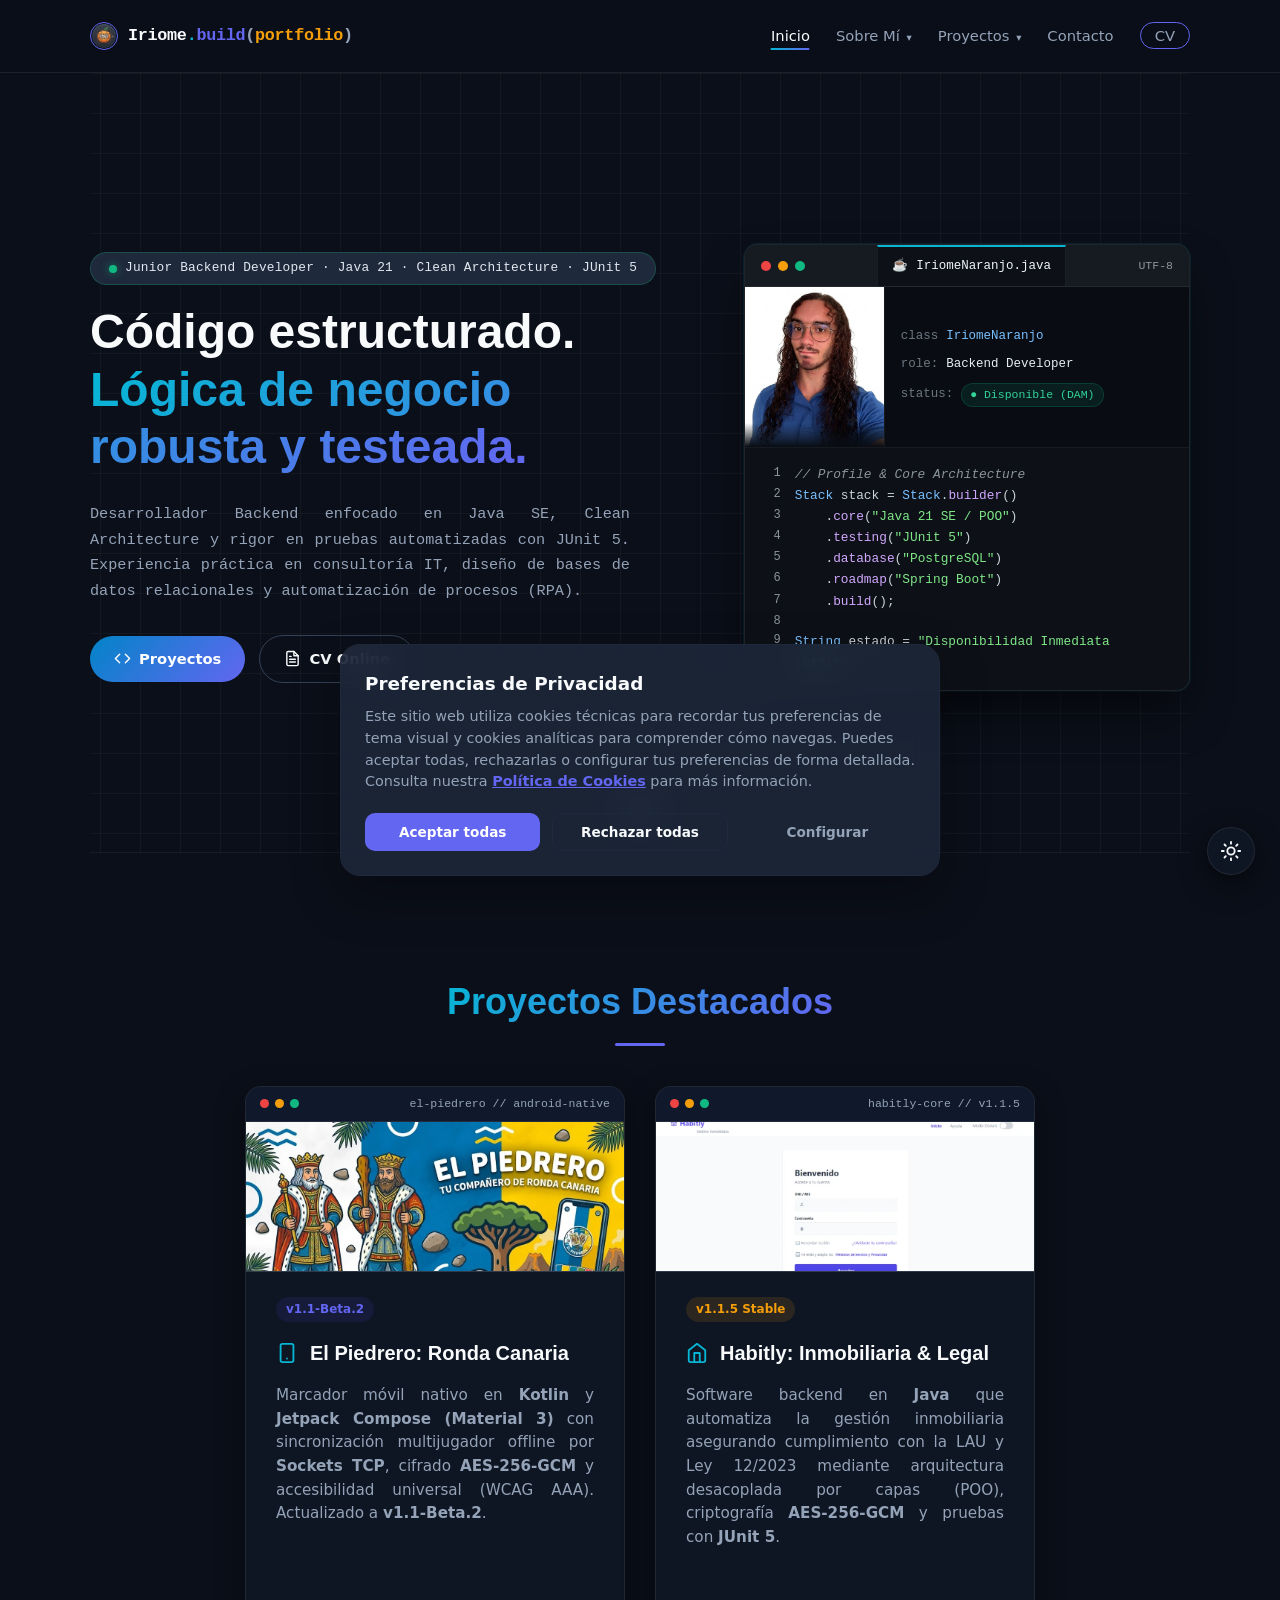
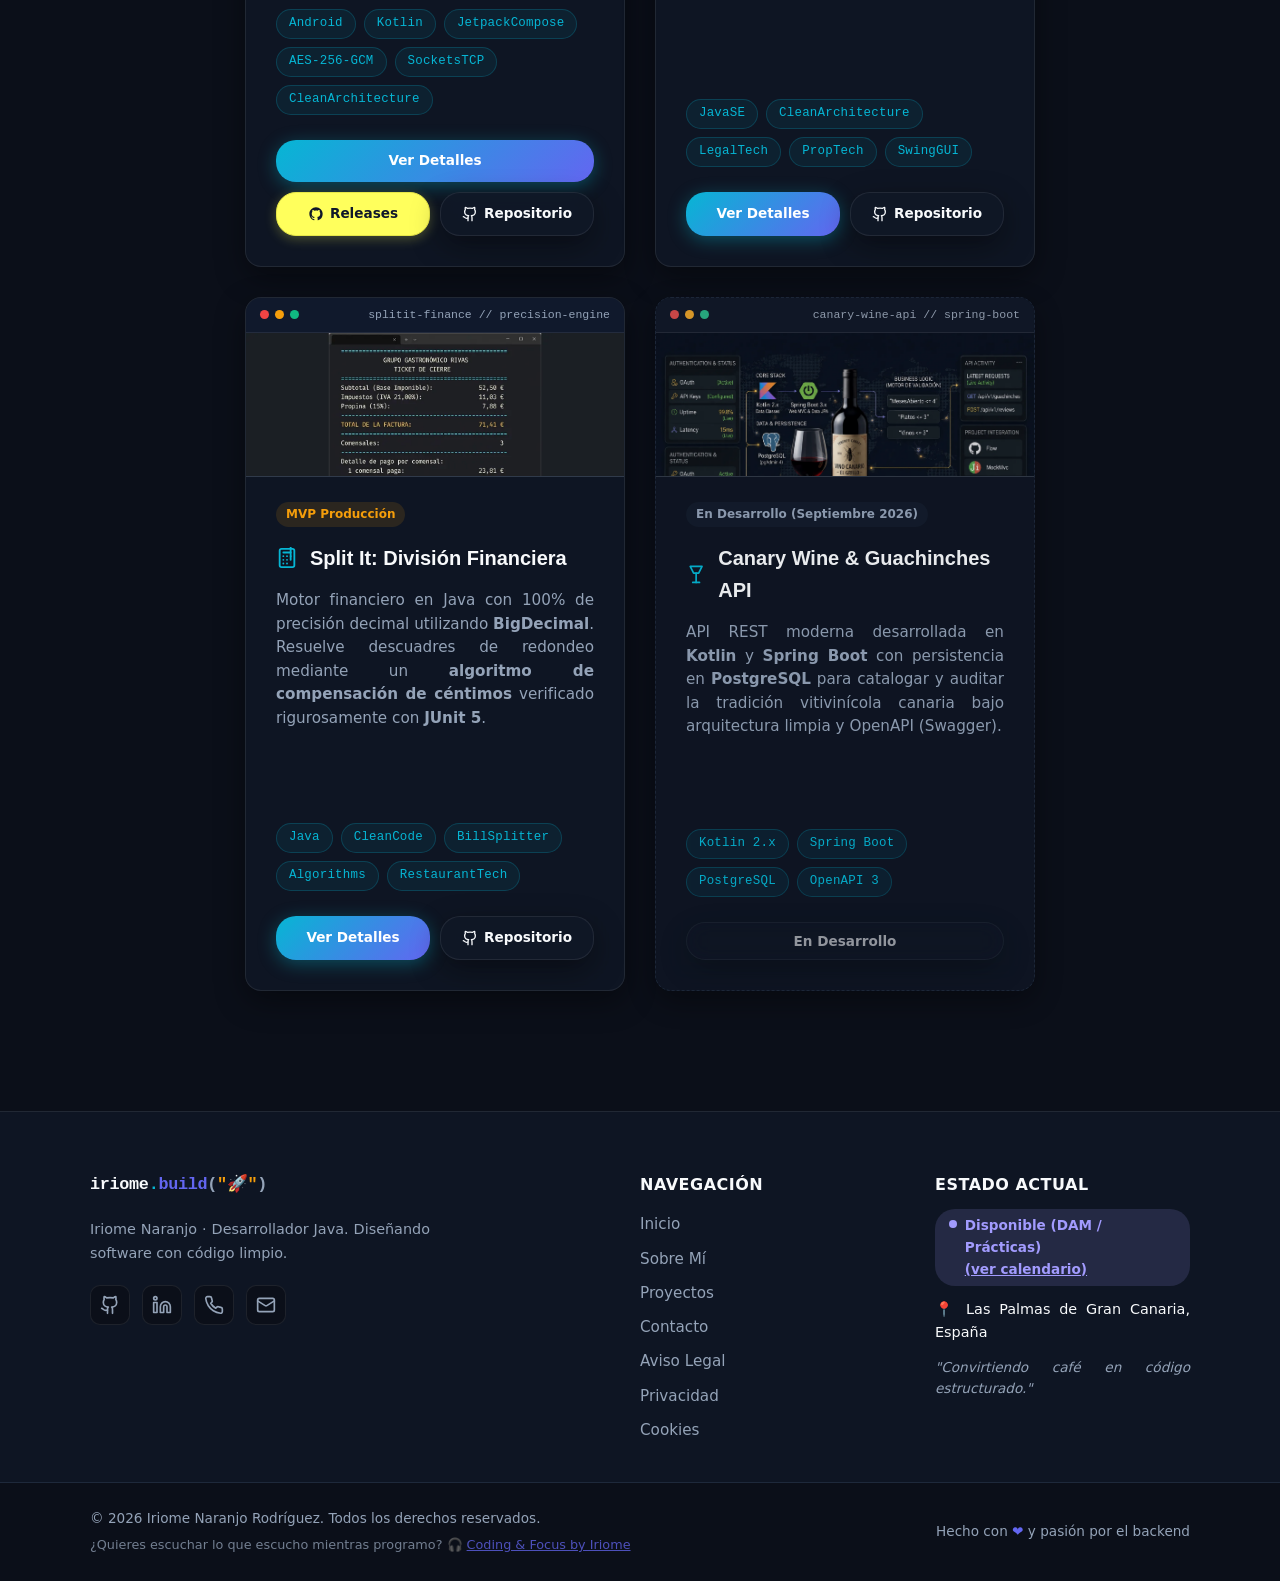
<file: index.html>
<!DOCTYPE html>
<html lang="es">

<head>
    <meta charset="UTF-8">
    <meta name="viewport" content="width=device-width, initial-scale=1.0">
    <meta http-equiv="Content-Security-Policy" content="default-src 'self'; script-src 'self' 'unsafe-inline' https://www.googletagmanager.com; style-src 'self' 'unsafe-inline' https://fonts.googleapis.com; font-src 'self' https://fonts.gstatic.com data:; img-src 'self' data: https:; connect-src 'self' https://www.google-analytics.com https://analytics.google.com https://api.web3forms.com;">
    <title>Inicio · Iriome Naranjo - Desarrollador Backend Java</title>
    <meta name="description"
        content="Desarrollador Backend Java especializado en construir código estructurado y escalable, con experiencia complementaria en automatización de procesos (RPA/PAD)."><!-- Google Consent Mode v2 -->
    <script>
        window.dataLayer = window.dataLayer || [];
        function gtag() { dataLayer.push(arguments); }
        gtag('consent', 'default', {
            'analytics_storage': 'denied',
            'ad_storage': 'denied',
            'ad_user_data': 'denied',
            'ad_personalization': 'denied'
        });
    </script>

    <!-- Google Tag Manager -->
    <script>(function (w, d, s, l, i) {
            w[l] = w[l] || []; w[l].push({
                'gtm.start':
                    new Date().getTime(), event: 'gtm.js'
            }); var f = d.getElementsByTagName(s)[0],
                j = d.createElement(s), dl = l != 'dataLayer' ? '&l=' + l : ''; j.async = true; j.src =
                    'https://www.googletagmanager.com/gtm.js?id=' + i + dl; f.parentNode.insertBefore(j, f);
        })(window, document, 'script', 'dataLayer', 'GTM-KGFHGSRH');</script>
    <!-- End Google Tag Manager -->

    <!-- Open Graph -->
    <meta property="og:title" content="Iriome Naranjo - Desarrollador Backend Java">
    <meta property="og:description"
        content="Portfolio con proyectos reales en producción, simulador interactivo de consola y soluciones de automatización.">
    <meta property="og:image" content="https://devnaranjo.github.io/Portfolio/src/assets/og-preview.webp">
    <meta property="og:image:width" content="1200">
    <meta property="og:image:height" content="630">
    <meta property="og:image:type" content="image/webp">
    <meta property="og:url" content="https://devnaranjo.github.io/Portfolio/">
    <meta property="og:type" content="website">

    <!-- Twitter Card -->
    <meta name="twitter:card" content="summary_large_image">
    <meta name="twitter:title" content="Iriome Naranjo - Desarrollador Backend Java">
    <meta name="twitter:description" content="Portfolio con proyectos reales en producción, simulador interactivo de consola y soluciones de automatización.">
    <meta name="twitter:image" content="https://devnaranjo.github.io/Portfolio/src/assets/og-preview.webp">

    <!-- Canonical -->
    <link rel="canonical" href="https://devnaranjo.github.io/Portfolio/index.html">
    <script>
        (function () {
            const savedTheme = localStorage.getItem('theme');
            if (savedTheme !== 'light') {
                document.documentElement.setAttribute('data-theme', 'dark');
            }
        })();
    </script>
    <!-- Tipografías de Software Engineering: Plus Jakarta Sans & JetBrains Mono -->
    <link rel="preconnect" href="https://fonts.googleapis.com">
    <link rel="preconnect" href="https://fonts.gstatic.com" crossorigin>
    <link href="https://fonts.googleapis.com/css2?family=JetBrains+Mono:wght@400;500;600;700&family=Plus+Jakarta+Sans:wght@300;400;500;600;700;800&display=swap" rel="stylesheet">

    <link rel="stylesheet" href="src/css/style.css">
    <link rel="icon" type="image/webp" href="src/assets/logo.webp">
</head>


<body>
    <!-- Google Tag Manager (noscript) -->
    <noscript><iframe src="https://www.googletagmanager.com/ns.html?id=GTM-KGFHGSRH" height="0" width="0"
            style="display:none;visibility:hidden"></iframe></noscript>
    <!-- End Google Tag Manager (noscript) -->

    <!-- Menú de Navegación -->
    <header class="header">
        <div class="container nav">
            <a href="index.html" class="logo" id="nav-logo">
                <img src="src/assets/logo.webp" alt="Logo de Iriome.build" class="nav-logo-img">
                <span class="logo-code">Iriome<span class="logo-dot">.</span><span class="logo-method">build</span><span
                        class="logo-parentheses">(</span><span class="logo-parameter">portfolio</span><span
                        class="logo-parentheses">)</span></span>
            </a>
            <ul class="nav-links">
                <li><a href="index.html" id="nav-link-home">Inicio</a></li>
                <li class="dropdown">
                    <a href="sobre-mi.html" id="nav-link-about" class="dropbtn">Sobre Mí <span class="arrow">▾</span></a>
                    <ul class="dropdown-content">
                        <li><a href="sobre-mi.html#about-section">Mi Historia</a></li>
                        <li><a href="sobre-mi.html#experience-section">Experiencia y Formación</a></li>
                        <li><a href="sobre-mi.html#challenges-section">RoadMap</a></li>
                        <li><a href="sobre-mi.html#availability-section">Disponibilidad</a></li>
                        <li><a href="sobre-mi.html#availability-calendar">Ver Calendario</a></li>
                    </ul>
                </li>
                <li class="dropdown">
                    <a href="proyectos.html" id="nav-link-projects" class="dropbtn">Proyectos <span
                            class="arrow">▾</span></a>
                    <ul class="dropdown-content">
                        <li><a href="proyecto-habitly.html">Habitly</a></li>
                        <li><a href="proyecto-splitit.html">Split It</a></li>
                        <li><a href="proyecto-elpiedrero.html">El Piedrero</a></li>
                        <li><a href="proyectos.html">Ver todos</a></li>
                    </ul>
                </li>
                <li><a href="contacto.html" id="nav-link-contact">Contacto</a></li>
                <li><a href="cv.html" id="nav-link-cv" class="nav-cv-btn">CV</a></li>
            </ul>
        </div>
    </header>

    <!-- Inicio -->
    <main class="container">
        <section class="hero" id="hero-section">
            <div class="hero-grid">
                <!-- Columna Izquierda: Mensaje de Impacto -->
                <div class="hero-text-col">
                    <span class="hero-tag">
                        <span class="hero-status-dot"></span>
                        <span>Junior Backend Developer · Java 21 · Clean Architecture · JUnit 5</span>
                    </span>
                    <h1 class="title-large" style="margin-bottom: 8px;">
                        Código estructurado.<br>
                        <span class="hero-title-accent">Lógica de negocio robusta y testeada.</span>
                    </h1>
                    <p>
                        Desarrollador Backend enfocado en Java SE, Clean Architecture y rigor en pruebas automatizadas con JUnit 5. Experiencia práctica en consultoría IT, diseño de bases de datos relacionales y automatización de procesos (RPA).
                    </p>
                    <div class="hero-buttons">
                        <a href="proyectos.html" class="btn hero-btn-primary" id="hero-btn-projects">
                            <svg width="17" height="17" viewBox="0 0 24 24" fill="none" stroke="currentColor" stroke-width="2" stroke-linecap="round" stroke-linejoin="round"><polyline points="16 18 22 12 16 6"/><polyline points="8 6 2 12 8 18"/></svg>
                            Proyectos
                        </a>
                        <a href="cv.html" class="btn hero-btn-secondary" id="hero-btn-cv">
                            <svg width="17" height="17" viewBox="0 0 24 24" fill="none" stroke="currentColor" stroke-width="2" stroke-linecap="round" stroke-linejoin="round"><path d="M14 2H6a2 2 0 0 0-2 2v16a2 2 0 0 0 2 2h12a2 2 0 0 0 2-2V8z"/><polyline points="14 2 14 8 20 8"/><line x1="16" y1="13" x2="8" y2="13"/><line x1="16" y1="17" x2="8" y2="17"/><polyline points="10 9 9 9 8 9"/></svg>
                            CV Online
                        </a>
                    </div>
                </div>

                <!-- Columna Derecha: Tarjeta Visual IDE / Avatar & Código Mockup -->
                <div class="hero-ide-col">
                    <div class="hero-ide-card">
                        <div class="hero-ide-header">
                            <div class="ide-dots">
                                <span class="ide-dot red"></span>
                                <span class="ide-dot yellow"></span>
                                <span class="ide-dot green"></span>
                            </div>
                            <div class="ide-tabs">
                                <div class="ide-tab">
                                    <span class="ide-tab-icon">☕</span>
                                    <span>IriomeNaranjo.java</span>
                                </div>
                            </div>
                            <span style="font-family: var(--font-mono); font-size: 0.72rem; color: #8B949E;">UTF-8</span>
                        </div>
                        <div class="ide-avatar-split">
                            <div class="hero-avatar-wrapper">
                                <img src="src/assets/hero-profile.webp" alt="Foto de Iriome Naranjo" class="hero-avatar-img" onerror="this.src='src/assets/logo.webp'; this.style.opacity='0.85';">
                            </div>
                            <div class="ide-profile-meta">
                                <div class="ide-meta-row">
                                    <span class="ide-meta-label">class</span>
                                    <span class="ide-meta-val" style="color: #79C0FF;">IriomeNaranjo</span>
                                </div>
                                <div class="ide-meta-row">
                                    <span class="ide-meta-label">role:</span>
                                    <span class="ide-meta-val">Backend Developer</span>
                                </div>
                                <div class="ide-meta-row">
                                    <span class="ide-meta-label">status:</span>
                                    <span class="ide-meta-status">● Disponible (DAM)</span>
                                </div>
                            </div>
                        </div>
                        <div class="hero-code-block">
                            <div class="code-line"><span class="code-ln">1</span><span><span class="code-comment">// Profile &amp; Core Architecture</span></span></div>
                            <div class="code-line"><span class="code-ln">2</span><span><span class="code-type">Stack</span> stack = <span class="code-type">Stack</span>.<span class="code-method">builder</span>()</span></div>
                            <div class="code-line"><span class="code-ln">3</span><span>&nbsp;&nbsp;&nbsp;&nbsp;.<span class="code-method">core</span>(<span class="code-string">"Java 21 SE / POO"</span>)</span></div>
                            <div class="code-line"><span class="code-ln">4</span><span>&nbsp;&nbsp;&nbsp;&nbsp;.<span class="code-method">testing</span>(<span class="code-string">"JUnit 5"</span>)</span></div>
                            <div class="code-line"><span class="code-ln">5</span><span>&nbsp;&nbsp;&nbsp;&nbsp;.<span class="code-method">database</span>(<span class="code-string">"PostgreSQL"</span>)</span></div>
                            <div class="code-line"><span class="code-ln">6</span><span>&nbsp;&nbsp;&nbsp;&nbsp;.<span class="code-method">roadmap</span>(<span class="code-string">"Spring Boot"</span>)</span></div>
                            <div class="code-line"><span class="code-ln">7</span><span>&nbsp;&nbsp;&nbsp;&nbsp;.<span class="code-method">build</span>();</span></div>
                            <div class="code-line"><span class="code-ln">8</span><span></span></div>
                            <div class="code-line"><span class="code-ln">9</span><span><span class="code-type">String</span> estado = <span class="code-string">"Disponibilidad Inmediata (DAM)"</span>;</span></div>
                        </div>
                    </div>
                </div>

            </div>

            <div class="scroll-indicator">
                <a href="#featured-projects" class="scroll-trigger" aria-label="Desplazarse hacia abajo">
                    <div class="chevron-wrapper">
                        <svg width="22" height="22" viewBox="0 0 24 24" fill="none" stroke="currentColor"
                            stroke-width="2.5" stroke-linecap="round" stroke-linejoin="round">
                            <path d="m6 9 6 6 6-6" />
                        </svg>
                    </div>
                </a>
            </div>
        </section>

        <!-- Proyectos Destacados (Teaser Visual) -->
        <section id="featured-projects" class="featured-projects"
            style="margin-top: 40px; margin-bottom: 40px; scroll-margin-top: 100px;">
            <h2 class="title-medium" style="text-align: center; margin-bottom: 35px;">
                <span class="hero-title-accent">Proyectos Destacados</span>
            </h2>
            <div class="projects-grid">
                <!-- Tarjeta 1: El Piedrero -->
                <div class="project-card card" style="padding: 0; overflow: hidden;">
                    <div class="project-thumbnail">
                        <div class="project-thumbnail-bar">
                            <div class="project-thumbnail-dots">
                                <span class="project-thumbnail-dot red"></span>
                                <span class="project-thumbnail-dot yellow"></span>
                                <span class="project-thumbnail-dot green"></span>
                            </div>
                            <span class="project-thumbnail-title">el-piedrero // android-native</span>
                        </div>
                        <div class="project-thumbnail-img-wrap">
                            <img src="src/assets/projects/elpiedrero-preview.webp"
                                alt="Captura de El Piedrero - Marcador Android de Ronda Canaria" loading="lazy" width="600"
                                height="338">
                        </div>
                    </div>
                    <div class="project-card-content">
                        <span class="project-status-badge progress">v1.1-Beta.2</span>
                        <div class="project-card-header">
                            <svg width="22" height="22" viewBox="0 0 24 24" fill="none" stroke="var(--accent-cyan)" stroke-width="2" stroke-linecap="round" stroke-linejoin="round"><rect width="14" height="20" x="5" y="2" rx="2" ry="2"/><line x1="12" x2="12.01" y1="18" y2="18"/></svg>
                            <h3 class="project-card-title" style="view-transition-name: elpiedrero-title;">El Piedrero: Ronda Canaria</h3>
                        </div>
                        <p class="project-card-desc">
                            Marcador móvil nativo en <strong>Kotlin</strong> y <strong>Jetpack Compose (Material 3)</strong> con sincronización multijugador offline por <strong>Sockets TCP</strong>, cifrado <strong>AES-256-GCM</strong> y accesibilidad universal (WCAG AAA). Actualizado a <strong>v1.1-Beta.2</strong>.
                        </p>
                        <div class="project-card-tags">
                            <span class="tag">Android</span>
                            <span class="tag">Kotlin</span>
                            <span class="tag">JetpackCompose</span>
                            <span class="tag">AES-256-GCM</span>
                            <span class="tag">SocketsTCP</span>
                            <span class="tag">CleanArchitecture</span>
                        </div>
                        <div class="project-card-actions">
                            <a href="proyecto-elpiedrero.html" class="btn btn-primary btn-full">Ver Detalles</a>
                            <a href="https://github.com/DevNaranjo/El-Piedrero/releases" target="_blank" rel="noopener noreferrer"
                                class="btn btn-releases">
                                <svg width="16" height="16" viewBox="0 0 24 24" fill="currentColor"><path fill-rule="evenodd" clip-rule="evenodd" d="M12 2C6.477 2 2 6.484 2 12.017c0 4.425 2.865 8.18 6.839 9.504.5.092.682-.217.682-.483 0-.237-.008-.868-.013-1.703-2.782.605-3.369-1.343-3.369-1.343-.454-1.158-1.11-1.466-1.11-1.466-.908-.62.069-.608.069-.608 1.003.07 1.53 1.032 1.53 1.032.892 1.53 2.341 1.088 2.91.832.092-.647.35-1.088.636-1.338-2.22-.253-4.555-1.113-4.555-4.951 0-1.093.39-1.988 1.029-2.688-.103-.253-.446-1.272.098-2.65 0 0 .84-.27 2.75 1.026A9.564 9.564 0 0112 6.844c.85.004 1.705.115 2.504.337 1.909-1.296 2.747-1.027 2.747-1.027.546 1.379.202 2.398.1 2.651.64.7 1.028 1.595 1.028 2.688 0 3.848-2.339 4.695-4.566 4.943.359.309.678.92.678 1.855 0 1.338-.012 2.419-.012 2.747 0 .268.18.58.688.482A10.019 10.019 0 0022 12.017C22 6.484 17.522 2 12 2z"/></svg>
                                Releases
                            </a>
                            <a href="https://github.com/DevNaranjo/El-Piedrero" target="_blank" rel="noopener noreferrer"
                                class="btn btn-secondary">
                                <svg width="16" height="16" viewBox="0 0 24 24" fill="none" stroke="currentColor" stroke-width="2" stroke-linecap="round" stroke-linejoin="round"><path d="M15 22v-4a4.8 4.8 0 0 0-1-3.5c3 0 6-2 6-5.5.08-1.25-.27-2.48-1-3.5.28-1.15.28-2.35 0-3.5 0 0-1 0-3 1.5-2.64-.5-5.36-.5-8 0C6 2 5 2 5 2c-.3 1.15-.3 2.35 0 3.5A5.403 5.403 0 0 0 4 9c0 3.5 3 5.5 6 5.5-.39.49-.68 1.05-.85 1.65-.17.6-.22 1.23-.15 1.85v4"/><path d="M9 18c-4.51 2-5-2-7-2"/></svg>
                                Repositorio
                            </a>
                        </div>
                    </div>
                </div>

                <!-- Tarjeta 2: Habitly -->
                <div class="project-card card" style="padding: 0; overflow: hidden;">
                    <div class="project-thumbnail">
                        <div class="project-thumbnail-bar">
                            <div class="project-thumbnail-dots">
                                <span class="project-thumbnail-dot red"></span>
                                <span class="project-thumbnail-dot yellow"></span>
                                <span class="project-thumbnail-dot green"></span>
                            </div>
                            <span class="project-thumbnail-title">habitly-core // v1.1.5</span>
                        </div>
                        <div class="project-thumbnail-img-wrap">
                            <img src="src/assets/projects/habitly-preview.webp"
                                alt="Captura de Habitly - gestor inmobiliario en Java" loading="lazy" width="600"
                                height="338">
                        </div>
                    </div>
                    <div class="project-card-content">
                        <span class="project-status-badge completed">v1.1.5 Stable</span>
                        <div class="project-card-header">
                            <svg width="22" height="22" viewBox="0 0 24 24" fill="none" stroke="var(--accent-cyan)" stroke-width="2" stroke-linecap="round" stroke-linejoin="round"><path d="m3 9 9-7 9 7v11a2 2 0 0 1-2 2H5a2 2 0 0 1-2-2z"/><polyline points="9 22 9 12 15 12 15 22"/></svg>
                            <h3 class="project-card-title" style="view-transition-name: habitly-title;">Habitly: Inmobiliaria &amp; Legal</h3>
                        </div>
                        <p class="project-card-desc">
                            Software backend en <strong>Java</strong> que automatiza la gestión inmobiliaria asegurando cumplimiento con la LAU y Ley 12/2023 mediante arquitectura desacoplada por capas (POO), criptografía <strong>AES-256-GCM</strong> y pruebas con <strong>JUnit 5</strong>.
                        </p>
                        <div class="project-card-tags">
                            <span class="tag">JavaSE</span>
                            <span class="tag">CleanArchitecture</span>
                            <span class="tag">LegalTech</span>
                            <span class="tag">PropTech</span>
                            <span class="tag">SwingGUI</span>
                        </div>
                        <div class="project-card-actions">
                            <a href="proyecto-habitly.html" class="btn btn-primary">Ver Detalles</a>
                            <a href="https://github.com/DevNaranjo/Habitly" target="_blank" rel="noopener noreferrer"
                                class="btn btn-secondary">
                                <svg width="16" height="16" viewBox="0 0 24 24" fill="none" stroke="currentColor" stroke-width="2" stroke-linecap="round" stroke-linejoin="round"><path d="M15 22v-4a4.8 4.8 0 0 0-1-3.5c3 0 6-2 6-5.5.08-1.25-.27-2.48-1-3.5.28-1.15.28-2.35 0-3.5 0 0-1 0-3 1.5-2.64-.5-5.36-.5-8 0C6 2 5 2 5 2c-.3 1.15-.3 2.35 0 3.5A5.403 5.403 0 0 0 4 9c0 3.5 3 5.5 6 5.5-.39.49-.68 1.05-.85 1.65-.17.6-.22 1.23-.15 1.85v4"/><path d="M9 18c-4.51 2-5-2-7-2"/></svg>
                                Repositorio
                            </a>
                        </div>
                    </div>
                </div>

                <!-- Tarjeta 2: Split It -->
                <div class="project-card card" style="padding: 0; overflow: hidden;">
                    <div class="project-thumbnail">
                        <div class="project-thumbnail-bar">
                            <div class="project-thumbnail-dots">
                                <span class="project-thumbnail-dot red"></span>
                                <span class="project-thumbnail-dot yellow"></span>
                                <span class="project-thumbnail-dot green"></span>
                            </div>
                            <span class="project-thumbnail-title">splitit-finance // precision-engine</span>
                        </div>
                        <div class="project-thumbnail-img-wrap">
                            <img src="src/assets/projects/splitit-preview.webp" alt="Captura de Split It"
                                loading="lazy" width="600" height="338">
                        </div>
                    </div>
                    <div class="project-card-content">
                        <span class="project-status-badge completed">MVP Producción</span>
                        <div class="project-card-header">
                            <svg width="22" height="22" viewBox="0 0 24 24" fill="none" stroke="var(--accent-cyan)" stroke-width="2" stroke-linecap="round" stroke-linejoin="round"><rect width="16" height="20" x="4" y="2" rx="2"/><line x1="8" x2="16" y1="6" y2="6"/><line x1="16" x2="16" y1="14"/><path d="M16 10h.01"/><path d="M12 10h.01"/><path d="M8 10h.01"/><path d="M12 14h.01"/><path d="M8 14h.01"/><path d="M12 18h.01"/><path d="M8 18h.01"/></svg>
                            <h3 class="project-card-title" style="view-transition-name: splitit-title;">Split It: División Financiera</h3>
                        </div>
                        <p class="project-card-desc">
                            Motor financiero en Java con 100% de precisión decimal utilizando <strong>BigDecimal</strong>. Resuelve descuadres de redondeo mediante un <strong>algoritmo de compensación de céntimos</strong> verificado rigurosamente con <strong>JUnit 5</strong>.
                        </p>
                        <div class="project-card-tags">
                            <span class="tag">Java</span>
                            <span class="tag">CleanCode</span>
                            <span class="tag">BillSplitter</span>
                            <span class="tag">Algorithms</span>
                            <span class="tag">RestaurantTech</span>
                        </div>
                        <div class="project-card-actions">
                            <a href="proyecto-splitit.html" class="btn btn-primary">Ver Detalles</a>
                            <a href="https://github.com/DevNaranjo/Split-It" target="_blank"
                                rel="noopener noreferrer" class="btn btn-secondary">
                                <svg width="16" height="16" viewBox="0 0 24 24" fill="none" stroke="currentColor" stroke-width="2" stroke-linecap="round" stroke-linejoin="round"><path d="M15 22v-4a4.8 4.8 0 0 0-1-3.5c3 0 6-2 6-5.5.08-1.25-.27-2.48-1-3.5.28-1.15.28-2.35 0-3.5 0 0-1 0-3 1.5-2.64-.5-5.36-.5-8 0C6 2 5 2 5 2c-.3 1.15-.3 2.35 0 3.5A5.403 5.403 0 0 0 4 9c0 3.5 3 5.5 6 5.5-.39.49-.68 1.05-.85 1.65-.17.6-.22 1.23-.15 1.85v4"/><path d="M9 18c-4.51 2-5-2-7-2"/></svg>
                                Repositorio
                            </a>
                        </div>
                    </div>
                </div>


                <!-- Tarjeta 3: Canary Wine & Guachinches API -->
                <div class="project-card card roadmap-card" style="padding: 0; overflow: hidden;">
                    <div class="project-thumbnail">
                        <div class="project-thumbnail-bar">
                            <div class="project-thumbnail-dots">
                                <span class="project-thumbnail-dot red"></span>
                                <span class="project-thumbnail-dot yellow"></span>
                                <span class="project-thumbnail-dot green"></span>
                            </div>
                            <span class="project-thumbnail-title">canary-wine-api // spring-boot</span>
                        </div>
                        <div class="project-thumbnail-img-wrap">
                            <img src="src/assets/projects/guachinche-api-preview.webp" alt="Captura de Canary Wine & Guachinches API" loading="lazy" width="600" height="338">
                        </div>
                    </div>
                    <div class="project-card-content">
                        <span class="project-status-badge planned">En Desarrollo (Septiembre 2026)</span>
                        <div class="project-card-header">
                            <svg width="22" height="22" viewBox="0 0 24 24" fill="none" stroke="var(--accent-cyan)" stroke-width="2" stroke-linecap="round" stroke-linejoin="round"><path d="M8 22h8"/><path d="M12 11v11"/><path d="m19 3-4 8H9L5 3z"/></svg>
                            <h3 class="project-card-title">Canary Wine &amp; Guachinches API</h3>
                        </div>
                        <p class="project-card-desc">
                            API REST moderna desarrollada en <strong>Kotlin</strong> y <strong>Spring Boot</strong> con persistencia en <strong>PostgreSQL</strong> para catalogar y auditar la tradición vitivinícola canaria bajo arquitectura limpia y OpenAPI (Swagger).
                        </p>
                        <div class="project-card-tags">
                            <span class="tag">Kotlin 2.x</span>
                            <span class="tag">Spring Boot</span>
                            <span class="tag">PostgreSQL</span>
                            <span class="tag">OpenAPI 3</span>
                        </div>
                        <div class="project-card-actions">
                            <button class="btn btn-secondary" style="opacity: 0.6; cursor: not-allowed; width: 100%;" disabled>En Desarrollo</button>
                        </div>
                    </div>
                </div>
            </div>
        </section>
    </main>


    <!-- Pie de Página -->
    <footer class="footer">
        <div class="container footer-grid">
            <!-- Columna 1: Marca y Redes -->
            <div class="footer-brand">
                <div class="logo">
                    <span class="logo-code">iriome<span class="logo-dot">.</span><span
                            class="logo-method">build</span><span class="logo-parentheses">(</span><span
                            class="logo-parameter">"🚀"</span><span class="logo-parentheses">)</span></span>
                </div>
                <p class="footer-brand-desc">Iriome Naranjo · Desarrollador Java. Diseñando software con código limpio.
                </p>
                <div class="footer-socials">
                    <a href="https://github.com/DevNaranjo" target="_blank" rel="noopener noreferrer"
                        aria-label="GitHub">
                        <svg width="20" height="20" viewBox="0 0 24 24" fill="none" stroke="currentColor"
                            stroke-width="2" stroke-linecap="round" stroke-linejoin="round">
                            <path
                                d="M15 22v-4a4.8 4.8 0 0 0-1-3.5c3 0 6-2 6-5.5.08-1.25-.27-2.48-1-3.5.28-1.15.28-2.35 0-3.5 0 0-1 0-3 1.5-2.64-.5-5.36-.5-8 0C6 2 5 2 5 2c-.3 1.15-.3 2.35 0 3.5A5.403 5.403 0 0 0 4 9c0 3.5 3 5.5 6 5.5-.39.49-.68 1.05-.85 1.65-.17.6-.22 1.23-.15 1.85v4" />
                            <path d="M9 18c-4.51 2-5-2-7-2" />
                        </svg>
                    </a>
                    <a href="https://linkedin.com/in/inaranjorodriguez" target="_blank" rel="noopener noreferrer"
                        aria-label="LinkedIn">
                        <svg width="20" height="20" viewBox="0 0 24 24" fill="none" stroke="currentColor"
                            stroke-width="2" stroke-linecap="round" stroke-linejoin="round">
                            <path d="M16 8a6 6 0 0 1 6 6v7h-4v-7a2 2 0 0 0-2-2 2 2 0 0 0-2 2v7h-4v-7a6 6 0 0 1 6-6z" />
                            <rect x="2" y="9" width="4" height="12" />
                            <circle cx="4" cy="4" r="2" />
                        </svg>
                    </a>
                    <a href="#" data-contact="phone" aria-label="Teléfono" id="footer-phone">
                        <svg width="20" height="20" viewBox="0 0 24 24" fill="none" stroke="currentColor"
                            stroke-width="2" stroke-linecap="round" stroke-linejoin="round">
                            <path
                                d="M22 16.92v3a2 2 0 0 1-2.18 2 19.79 19.79 0 0 1-8.63-3.07 19.5 19.5 0 0 1-6-6 19.79 19.79 0 0 1-3.07-8.67A2 2 0 0 1 4.11 2h3a2 2 0 0 1 2 1.72 12.84 12.84 0 0 0 .7 2.81 2 2 0 0 1-.45 2.11L8.09 9.91a16 16 0 0 0 6 6l1.27-1.27a2 2 0 0 1 2.11-.45 12.84 12.84 0 0 0 2.81.7A2 2 0 0 1 22 16.92z" />
                        </svg>
                    </a>
                    <a href="#" data-contact="email" aria-label="Email (Gmail)">
                        <svg width="20" height="20" viewBox="0 0 24 24" fill="none" stroke="currentColor"
                            stroke-width="2" stroke-linecap="round" stroke-linejoin="round">
                            <rect width="20" height="16" x="2" y="4" rx="2" />
                            <path d="m22 7-8.97 5.7a1.94 1.94 0 0 1-2.06 0L2 7" />
                        </svg>
                    </a>
                </div>
            </div>

            <!-- Columna 2: Navegación -->
            <div class="footer-nav">
                <h4>Navegación</h4>
                <ul class="footer-nav-list">
                    <li><a href="index.html">Inicio</a></li>
                    <li><a href="sobre-mi.html">Sobre Mí</a></li>
                    <li><a href="proyectos.html">Proyectos</a></li>
                    <li><a href="contacto.html">Contacto</a></li>
                    <li><a href="aviso-legal.html">Aviso Legal</a></li>
                    <li><a href="privacidad.html">Privacidad</a></li>
                    <li><a href="politica-cookies.html">Cookies</a></li>
                </ul>
            </div>

            <!-- Columna 3: Estado y Disponibilidad -->
            <div class="footer-status">
                <h4>Estado Actual</h4>
                <div class="status-indicator">
                    <span class="status-dot-green"></span>
                    <span class="status-text">Disponible (DAM / Prácticas)</span>
                </div>
                <p class="status-location">📍 Las Palmas de Gran Canaria, España</p>
                <p class="status-quote">"Convirtiendo café en código estructurado."</p>
            </div>
        </div>

        <!-- Línea de copyright inferior -->
        <div class="footer-bottom">
            <div class="container footer-bottom-content">
                <div class="footer-copyright-info">
                    <p>© 2026 Iriome Naranjo Rodríguez. Todos los derechos reservados.</p>
                    <p class="footer-easter-egg"
                        style="font-size: 0.8rem; color: var(--text-secondary); margin-top: 5px; opacity: 0.75; transition: opacity 0.3s ease;">
                        ¿Quieres escuchar lo que escucho mientras programo? 🎧
                        <a href="https://www.youtube.com/playlist?list=PL2VJPU_YK0GsWpElVDiiEvzj0VpH7Hd2J" target="_blank" rel="noopener noreferrer"
                            style="color: var(--accent-rose); text-decoration: underline; font-weight: 500;">Coding &
                            Focus by Iriome</a>
                    </p>
                </div>
                <p class="made-with">Hecho con <span class="heart">❤️</span> y pasión por el backend</p>
            </div>
        </div>
    </footer>

    <!-- Botón Flotante de Modo Oscuro -->
    <button id="theme-toggle" class="theme-toggle" aria-label="Alternar tema visual claro y oscuro">
        <!-- Sun Icon (SVG) -->
        <svg class="sun-icon" viewBox="0 0 24 24" fill="none" stroke="currentColor" stroke-width="2"
            stroke-linecap="round" stroke-linejoin="round">
            <circle cx="12" cy="12" r="4" />
            <path d="M12 2v2" />
            <path d="M12 20v2" />
            <path d="m4.93 4.93 1.41 1.41" />
            <path d="m17.66 17.66 1.41 1.41" />
            <path d="M2 12h2" />
            <path d="M20 12h2" />
            <path d="m6.34 17.66-1.41 1.41" />
            <path d="m19.07 4.93-1.41 1.41" />
        </svg>
        <!-- Moon Icon (SVG) -->
        <svg class="moon-icon" viewBox="0 0 24 24" fill="none" stroke="currentColor" stroke-width="2"
            stroke-linecap="round" stroke-linejoin="round">
            <path d="M12 3a6 6 0 0 0 9 9 9 9 0 1 1-9-9Z" />
        </svg>
    </button>

    <script src="src/js/script.js"></script>
</body>

</html>
</file>
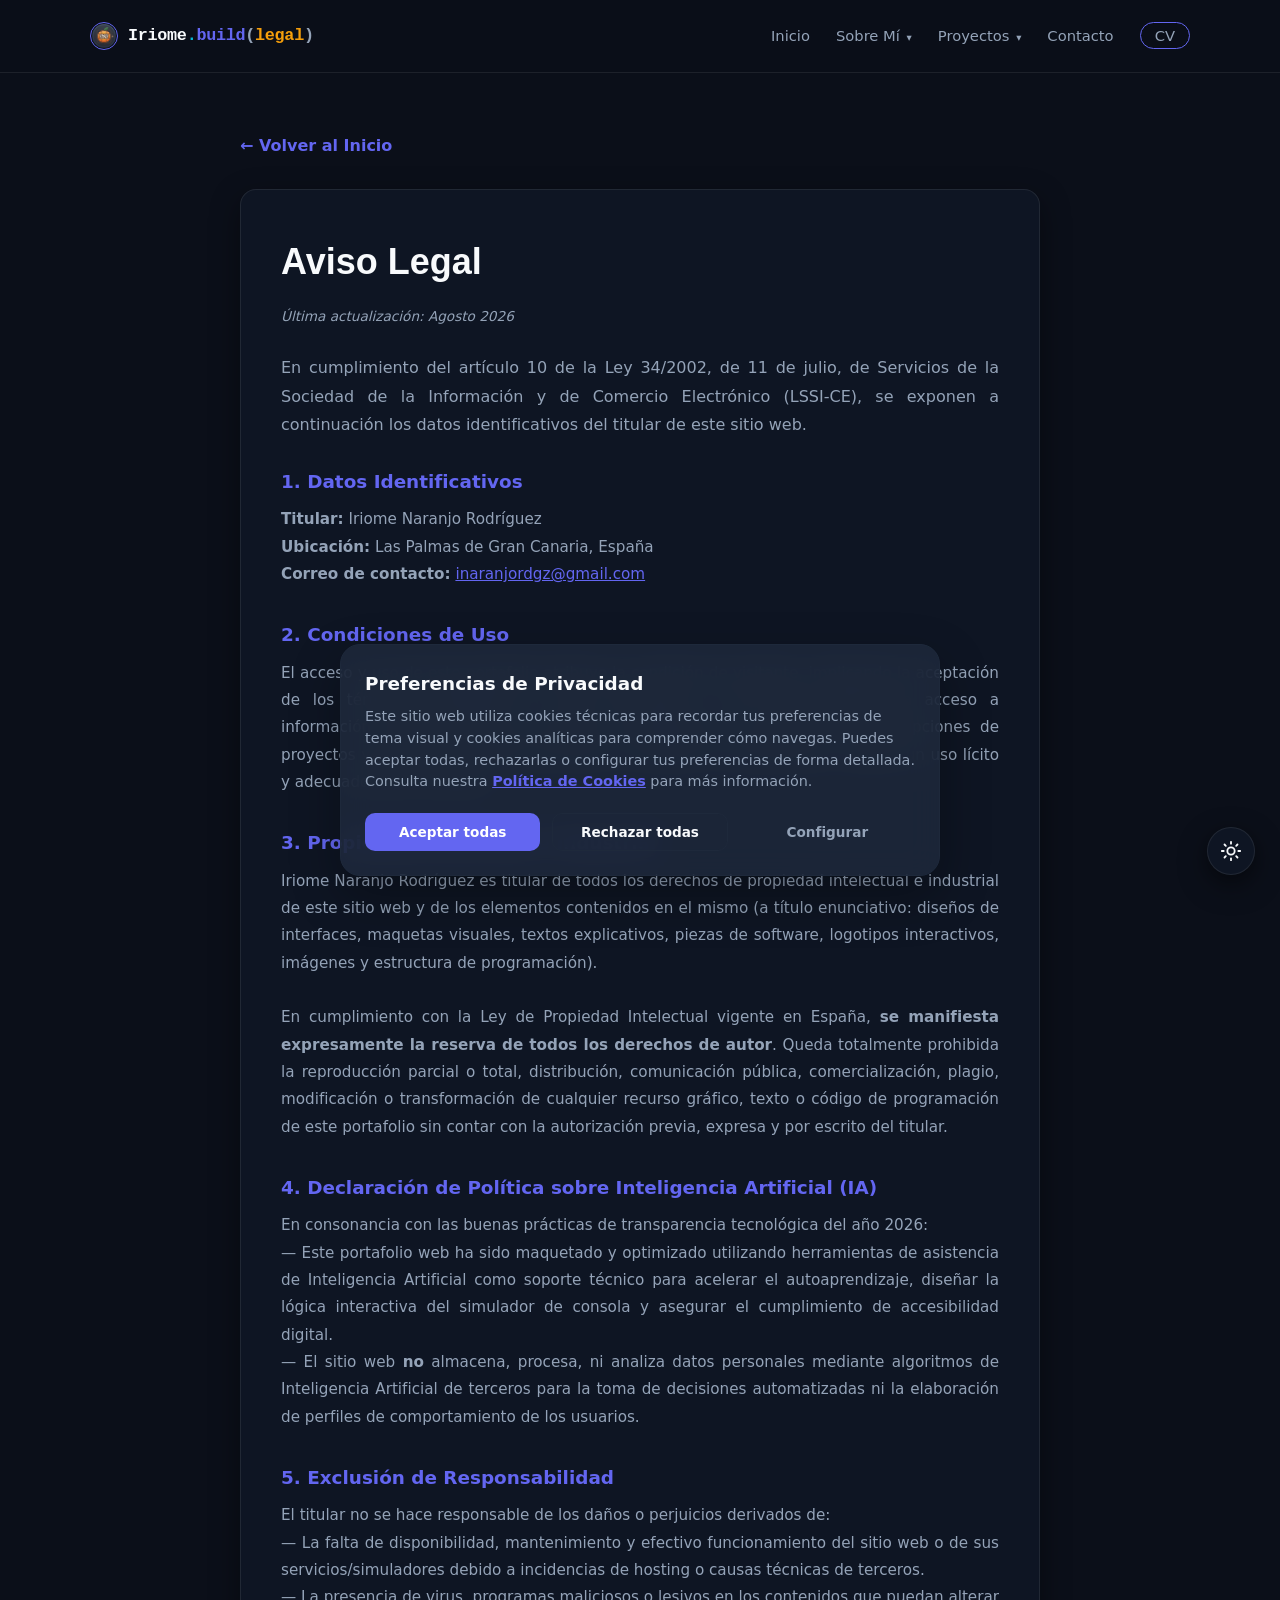
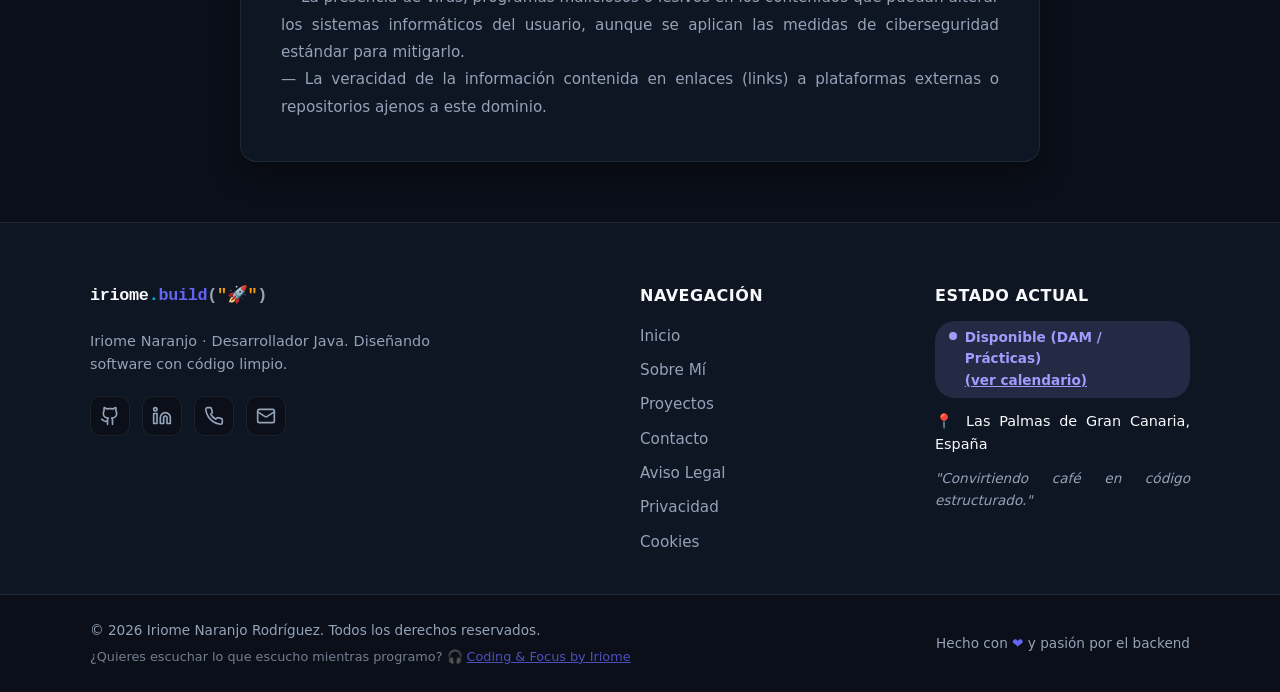
<file: aviso-legal.html>
<!DOCTYPE html>
<html lang="es">
<head>
    <meta charset="UTF-8">
    <meta name="viewport" content="width=device-width, initial-scale=1.0">
    <meta http-equiv="Content-Security-Policy" content="default-src 'self'; script-src 'self' 'unsafe-inline' https://www.googletagmanager.com; style-src 'self' 'unsafe-inline' https://fonts.googleapis.com; font-src 'self' https://fonts.gstatic.com data:; img-src 'self' data: https:; connect-src 'self' https://www.google-analytics.com https://analytics.google.com;">
    <title>Aviso Legal · Iriome Naranjo - Desarrollador Backend Java</title>
    <meta name="description" content="Aviso Legal regulador de las condiciones de uso, propiedad intelectual y datos identificativos de Iriome Naranjo de conformidad con la LSSI-CE."><!-- Google Consent Mode v2 -->
    <script>
        window.dataLayer = window.dataLayer || [];
        function gtag(){dataLayer.push(arguments);}
        gtag('consent', 'default', {
            'analytics_storage': 'denied',
            'ad_storage': 'denied',
            'ad_user_data': 'denied',
            'ad_personalization': 'denied'
        });
    </script>

    <!-- Google Tag Manager -->
    <script>(function (w, d, s, l, i) {
            w[l] = w[l] || []; w[l].push({
                'gtm.start':
                    new Date().getTime(), event: 'gtm.js'
            }); var f = d.getElementsByTagName(s)[0],
                j = d.createElement(s), dl = l != 'dataLayer' ? '&l=' + l : ''; j.async = true; j.src =
                    'https://www.googletagmanager.com/gtm.js?id=' + i + dl; f.parentNode.insertBefore(j, f);
        })(window, document, 'script', 'dataLayer', 'GTM-KGFHGSRH');</script>
    <!-- End Google Tag Manager -->
    
    <!-- Open Graph -->
    <meta property="og:title" content="Aviso Legal · Iriome Naranjo - Desarrollador Backend Java">
    <meta property="og:description" content="Condiciones legales de uso, propiedad intelectual y datos identificativos de conformidad con la LSSI-CE.">
    <meta property="og:image" content="https://devnaranjo.github.io/Portfolio/src/assets/og-preview.webp">
    <meta property="og:url" content="https://devnaranjo.github.io/Portfolio/aviso-legal.html">
    <meta property="og:type" content="website">
    
    <!-- Canonical -->
    <link rel="canonical" href="https://devnaranjo.github.io/Portfolio/aviso-legal.html">
    <script>
        (function() {
            const savedTheme = localStorage.getItem('theme');
            if (savedTheme !== 'light') {
                document.documentElement.setAttribute('data-theme', 'dark');
            }
        })();
    </script>
    <link rel="stylesheet" href="src/css/style.css">
    <link rel="icon" type="image/webp" href="src/assets/logo.webp">
</head>
<body>
    <!-- Google Tag Manager (noscript) -->
    <noscript><iframe src="https://www.googletagmanager.com/ns.html?id=GTM-KGFHGSRH" height="0" width="0"
            style="display:none;visibility:hidden"></iframe></noscript>
    <!-- End Google Tag Manager (noscript) -->

    <!-- Menú de Navegación -->
    <header class="header">
        <div class="container nav">
            <a href="index.html" class="logo" id="nav-logo">
                <img src="src/assets/logo.webp" alt="Logo de Iriome.build" class="nav-logo-img">
                <span class="logo-code">Iriome<span class="logo-dot">.</span><span class="logo-method">build</span><span class="logo-parentheses">(</span><span class="logo-parameter">legal</span><span class="logo-parentheses">)</span></span>
            </a>
            <ul class="nav-links">
                <li><a href="index.html" id="nav-link-home">Inicio</a></li>
                <li class="dropdown">
                    <a href="sobre-mi.html" id="nav-link-about" class="dropbtn">Sobre Mí <span class="arrow">▾</span></a>
                    <ul class="dropdown-content">
                        <li><a href="sobre-mi.html#about-section">Mi Historia</a></li>
                        <li><a href="sobre-mi.html#experience-section">Experiencia y Formación</a></li>
                        <li><a href="sobre-mi.html#challenges-section">RoadMap</a></li>
                        <li><a href="sobre-mi.html#availability-section">Disponibilidad</a></li>
                        <li><a href="sobre-mi.html#availability-calendar">Ver Calendario</a></li>
                    </ul>
                </li>
                <li class="dropdown">
                    <a href="proyectos.html" id="nav-link-projects" class="dropbtn">Proyectos <span class="arrow">▾</span></a>
                    <ul class="dropdown-content">
                        <li><a href="proyecto-habitly.html">Habitly</a></li>
                        <li><a href="proyecto-splitit.html">Split It</a></li>
                        <li><a href="proyecto-elpiedrero.html">El Piedrero</a></li>
                        <li><a href="proyectos.html">Ver todos</a></li>
                    </ul>
                </li>
                <li><a href="contacto.html" id="nav-link-contact">Contacto</a></li>
                <li><a href="cv.html" id="nav-link-cv" class="nav-cv-btn">CV</a></li>
            </ul>
        </div>
    </header>

    <!-- Contenido -->
    <main class="container">
        <section id="legal-section" style="max-width: 800px; margin: 0 auto; padding: 60px 0;">
            <div style="margin-bottom: 30px;">
                <a href="index.html" style="color: var(--accent-rose); font-weight: 600; display: inline-flex; align-items: center; gap: 8px;">
                    ← Volver al Inicio
                </a>
            </div>

            <div class="card" style="padding: 40px; line-height: 1.8;">
                <h1 style="font-family: var(--font-serif); font-size: 2.25rem; margin-bottom: 10px; color: var(--text-primary);">Aviso Legal</h1>
                <p style="color: var(--text-secondary); font-size: 0.85rem; margin-bottom: 25px; font-style: italic;">
                    Última actualización: Agosto 2026
                </p>
                
                <p style="color: var(--text-secondary); margin-bottom: 25px; font-size: 1rem;">
                    En cumplimiento del artículo 10 de la Ley 34/2002, de 11 de julio, de Servicios de la Sociedad de la Información y de Comercio Electrónico (LSSI-CE), se exponen a continuación los datos identificativos del titular de este sitio web.
                </p>

                <div style="display: flex; flex-direction: column; gap: 30px; margin-top: 10px;">
                    <div>
                        <h3 style="font-family: var(--font-sans); color: var(--accent-rose); font-size: 1.15rem; margin-bottom: 8px; font-weight: 700;">1. Datos Identificativos</h3>
                        <p style="color: var(--text-secondary); margin: 0; font-size: 0.95rem;">
                            <strong>Titular:</strong> Iriome Naranjo Rodríguez<br>
                            <strong>Ubicación:</strong> Las Palmas de Gran Canaria, España<br>
                            <strong>Correo de contacto:</strong> <a href="#" data-contact="email" style="color: var(--accent-rose); text-decoration: underline;"><span data-contact-text="email"></span></a>
                        </p>
                    </div>

                    <div>
                        <h3 style="font-family: var(--font-sans); color: var(--accent-rose); font-size: 1.15rem; margin-bottom: 8px; font-weight: 700;">2. Condiciones de Uso</h3>
                        <p style="color: var(--text-secondary); margin: 0; font-size: 0.95rem;">
                            El acceso y uso de este portafolio atribuye la condición de visitante, implicando la aceptación de los términos estipulados en este documento. El sitio web proporciona acceso a información, códigos fuente de muestra, simuladores de consola retro, descripciones de proyectos y datos profesionales del titular. El visitante se compromete a realizar un uso lícito y adecuado de los recursos.
                        </p>
                    </div>

                    <div>
                        <h3 style="font-family: var(--font-sans); color: var(--accent-rose); font-size: 1.15rem; margin-bottom: 8px; font-weight: 700;">3. Propiedad Intelectual e Industrial</h3>
                        <p style="color: var(--text-secondary); margin: 0; font-size: 0.95rem;">
                            Iriome Naranjo Rodríguez es titular de todos los derechos de propiedad intelectual e industrial de este sitio web y de los elementos contenidos en el mismo (a título enunciativo: diseños de interfaces, maquetas visuales, textos explicativos, piezas de software, logotipos interactivos, imágenes y estructura de programación).
                            <br><br>
                            En cumplimiento con la Ley de Propiedad Intelectual vigente en España, <strong>se manifiesta expresamente la reserva de todos los derechos de autor</strong>. Queda totalmente prohibida la reproducción parcial o total, distribución, comunicación pública, comercialización, plagio, modificación o transformación de cualquier recurso gráfico, texto o código de programación de este portafolio sin contar con la autorización previa, expresa y por escrito del titular.
                        </p>
                    </div>

                    <div>
                        <h3 style="font-family: var(--font-sans); color: var(--accent-rose); font-size: 1.15rem; margin-bottom: 8px; font-weight: 700;">4. Declaración de Política sobre Inteligencia Artificial (IA)</h3>
                        <p style="color: var(--text-secondary); margin: 0; font-size: 0.95rem;">
                            En consonancia con las buenas prácticas de transparencia tecnológica del año 2026:
                            <br>
                            &mdash; Este portafolio web ha sido maquetado y optimizado utilizando herramientas de asistencia de Inteligencia Artificial como soporte técnico para acelerar el autoaprendizaje, diseñar la lógica interactiva del simulador de consola y asegurar el cumplimiento de accesibilidad digital.
                            <br>
                            &mdash; El sitio web <strong>no</strong> almacena, procesa, ni analiza datos personales mediante algoritmos de Inteligencia Artificial de terceros para la toma de decisiones automatizadas ni la elaboración de perfiles de comportamiento de los usuarios.
                        </p>
                    </div>

                    <div>
                        <h3 style="font-family: var(--font-sans); color: var(--accent-rose); font-size: 1.15rem; margin-bottom: 8px; font-weight: 700;">5. Exclusión de Responsabilidad</h3>
                        <p style="color: var(--text-secondary); margin: 0; font-size: 0.95rem;">
                            El titular no se hace responsable de los daños o perjuicios derivados de:
                            <br>
                            &mdash; La falta de disponibilidad, mantenimiento y efectivo funcionamiento del sitio web o de sus servicios/simuladores debido a incidencias de hosting o causas técnicas de terceros.
                            <br>
                            &mdash; La presencia de virus, programas maliciosos o lesivos en los contenidos que puedan alterar los sistemas informáticos del usuario, aunque se aplican las medidas de ciberseguridad estándar para mitigarlo.
                            <br>
                            &mdash; La veracidad de la información contenida en enlaces (links) a plataformas externas o repositorios ajenos a este dominio.
                        </p>
                    </div>
                </div>
            </div>
        </section>
    </main>

    <!-- Pie de Página -->
    <footer class="footer">
        <div class="container footer-grid">
            <!-- Columna 1: Marca y Redes -->
            <div class="footer-brand">
                <div class="logo">
                    <span class="logo-code">iriome<span class="logo-dot">.</span><span class="logo-method">build</span><span class="logo-parentheses">(</span><span class="logo-parameter">"🚀"</span><span class="logo-parentheses">)</span></span>
                </div>
                <p class="footer-brand-desc">Iriome Naranjo · Desarrollador Java. Diseñando software con código limpio.</p>
                <div class="footer-socials">
                    <a href="https://github.com/DevNaranjo" target="_blank" rel="noopener noreferrer" aria-label="GitHub">
                        <svg width="20" height="20" viewBox="0 0 24 24" fill="none" stroke="currentColor" stroke-width="2" stroke-linecap="round" stroke-linejoin="round"><path d="M15 22v-4a4.8 4.8 0 0 0-1-3.5c3 0 6-2 6-5.5.08-1.25-.27-2.48-1-3.5.28-1.15.28-2.35 0-3.5 0 0-1 0-3 1.5-2.64-.5-5.36-.5-8 0C6 2 5 2 5 2c-.3 1.15-.3 2.35 0 3.5A5.403 5.403 0 0 0 4 9c0 3.5 3 5.5 6 5.5-.39.49-.68 1.05-.85 1.65-.17.6-.22 1.23-.15 1.85v4"/><path d="M9 18c-4.51 2-5-2-7-2"/></svg>
                    </a>
                    <a href="https://linkedin.com/in/inaranjorodriguez" target="_blank" rel="noopener noreferrer" aria-label="LinkedIn">
                        <svg width="20" height="20" viewBox="0 0 24 24" fill="none" stroke="currentColor" stroke-width="2" stroke-linecap="round" stroke-linejoin="round"><path d="M16 8a6 6 0 0 1 6 6v7h-4v-7a2 2 0 0 0-2-2 2 2 0 0 0-2 2v7h-4v-7a6 6 0 0 1 6-6z"/><rect x="2" y="9" width="4" height="12"/><circle cx="4" cy="4" r="2"/></svg>
                    </a>
                    <a href="#" data-contact="phone" aria-label="Teléfono" id="footer-phone">
                        <svg width="20" height="20" viewBox="0 0 24 24" fill="none" stroke="currentColor" stroke-width="2" stroke-linecap="round" stroke-linejoin="round"><path d="M22 16.92v3a2 2 0 0 1-2.18 2 19.79 19.79 0 0 1-8.63-3.07 19.5 19.5 0 0 1-6-6 19.79 19.79 0 0 1-3.07-8.67A2 2 0 0 1 4.11 2h3a2 2 0 0 1 2 1.72 12.84 12.84 0 0 0 .7 2.81 2 2 0 0 1-.45 2.11L8.09 9.91a16 16 0 0 0 6 6l1.27-1.27a2 2 0 0 1 2.11-.45 12.84 12.84 0 0 0 2.81.7A2 2 0 0 1 22 16.92z"/></svg>
                    </a>
                    <a href="#" data-contact="email" aria-label="Email (Gmail)">
                        <svg width="20" height="20" viewBox="0 0 24 24" fill="none" stroke="currentColor" stroke-width="2" stroke-linecap="round" stroke-linejoin="round"><rect width="20" height="16" x="2" y="4" rx="2"/><path d="m22 7-8.97 5.7a1.94 1.94 0 0 1-2.06 0L2 7"/></svg>
                    </a>
                </div>
            </div>
            
            <!-- Columna 2: Navegación -->
            <div class="footer-nav">
                <h4>Navegación</h4>
                <ul class="footer-nav-list">
                    <li><a href="index.html">Inicio</a></li>
                    <li><a href="sobre-mi.html">Sobre Mí</a></li>
                    <li><a href="proyectos.html">Proyectos</a></li>
                    <li><a href="contacto.html">Contacto</a></li>
                    <li><a href="aviso-legal.html">Aviso Legal</a></li>
                    <li><a href="privacidad.html">Privacidad</a></li>
                    <li><a href="politica-cookies.html">Cookies</a></li>
                </ul>
            </div>
            
            <!-- Columna 3: Estado y Disponibilidad -->
            <div class="footer-status">
                <h4>Estado Actual</h4>
                <div class="status-indicator">
                    <span class="status-dot-green"></span>
                    <span class="status-text">Disponible (DAM / Prácticas)</span>
                </div>
                <p class="status-location">📍 Las Palmas de Gran Canaria, España</p>
                <p class="status-quote">"Convirtiendo café en código estructurado."</p>
            </div>
        </div>
        
        <!-- Línea de copyright inferior -->
        <div class="footer-bottom">
            <div class="container footer-bottom-content">
                <div class="footer-copyright-info">
                    <p>© 2026 Iriome Naranjo Rodríguez. Todos los derechos reservados.</p>
                    <p class="footer-easter-egg" style="font-size: 0.8rem; color: var(--text-secondary); margin-top: 5px; opacity: 0.75; transition: opacity 0.3s ease;">
                        ¿Quieres escuchar lo que escucho mientras programo? 🎧 
                        <a href="https://www.youtube.com/playlist?list=PL2VJPU_YK0GsWpElVDiiEvzj0VpH7Hd2J" target="_blank" rel="noopener noreferrer" style="color: var(--accent-rose); text-decoration: underline; font-weight: 500;">Coding & Focus by Iriome</a>
                    </p>
                </div>
                <p class="made-with">Hecho con <span class="heart">❤️</span> y pasión por el backend</p>
            </div>
        </div>
    </footer>

    <!-- Botón Flotante de Modo Oscuro -->
    <button id="theme-toggle" class="theme-toggle" aria-label="Alternar tema visual claro y oscuro">
        <!-- Sun Icon (SVG) -->
        <svg class="sun-icon" viewBox="0 0 24 24" fill="none" stroke="currentColor" stroke-width="2" stroke-linecap="round" stroke-linejoin="round"><circle cx="12" cy="12" r="4"/><path d="M12 2v2"/><path d="M12 20v2"/><path d="m4.93 4.93 1.41 1.41"/><path d="m17.66 17.66 1.41 1.41"/><path d="M2 12h2"/><path d="M20 12h2"/><path d="m6.34 17.66-1.41 1.41"/><path d="m19.07 4.93-1.41 1.41"/></svg>
        <!-- Moon Icon (SVG) -->
        <svg class="moon-icon" viewBox="0 0 24 24" fill="none" stroke="currentColor" stroke-width="2" stroke-linecap="round" stroke-linejoin="round"><path d="M12 3a6 6 0 0 0 9 9 9 9 0 1 1-9-9Z"/></svg>
    </button>

    <script src="src/js/script.js"></script>
</body>
</html>
</file>
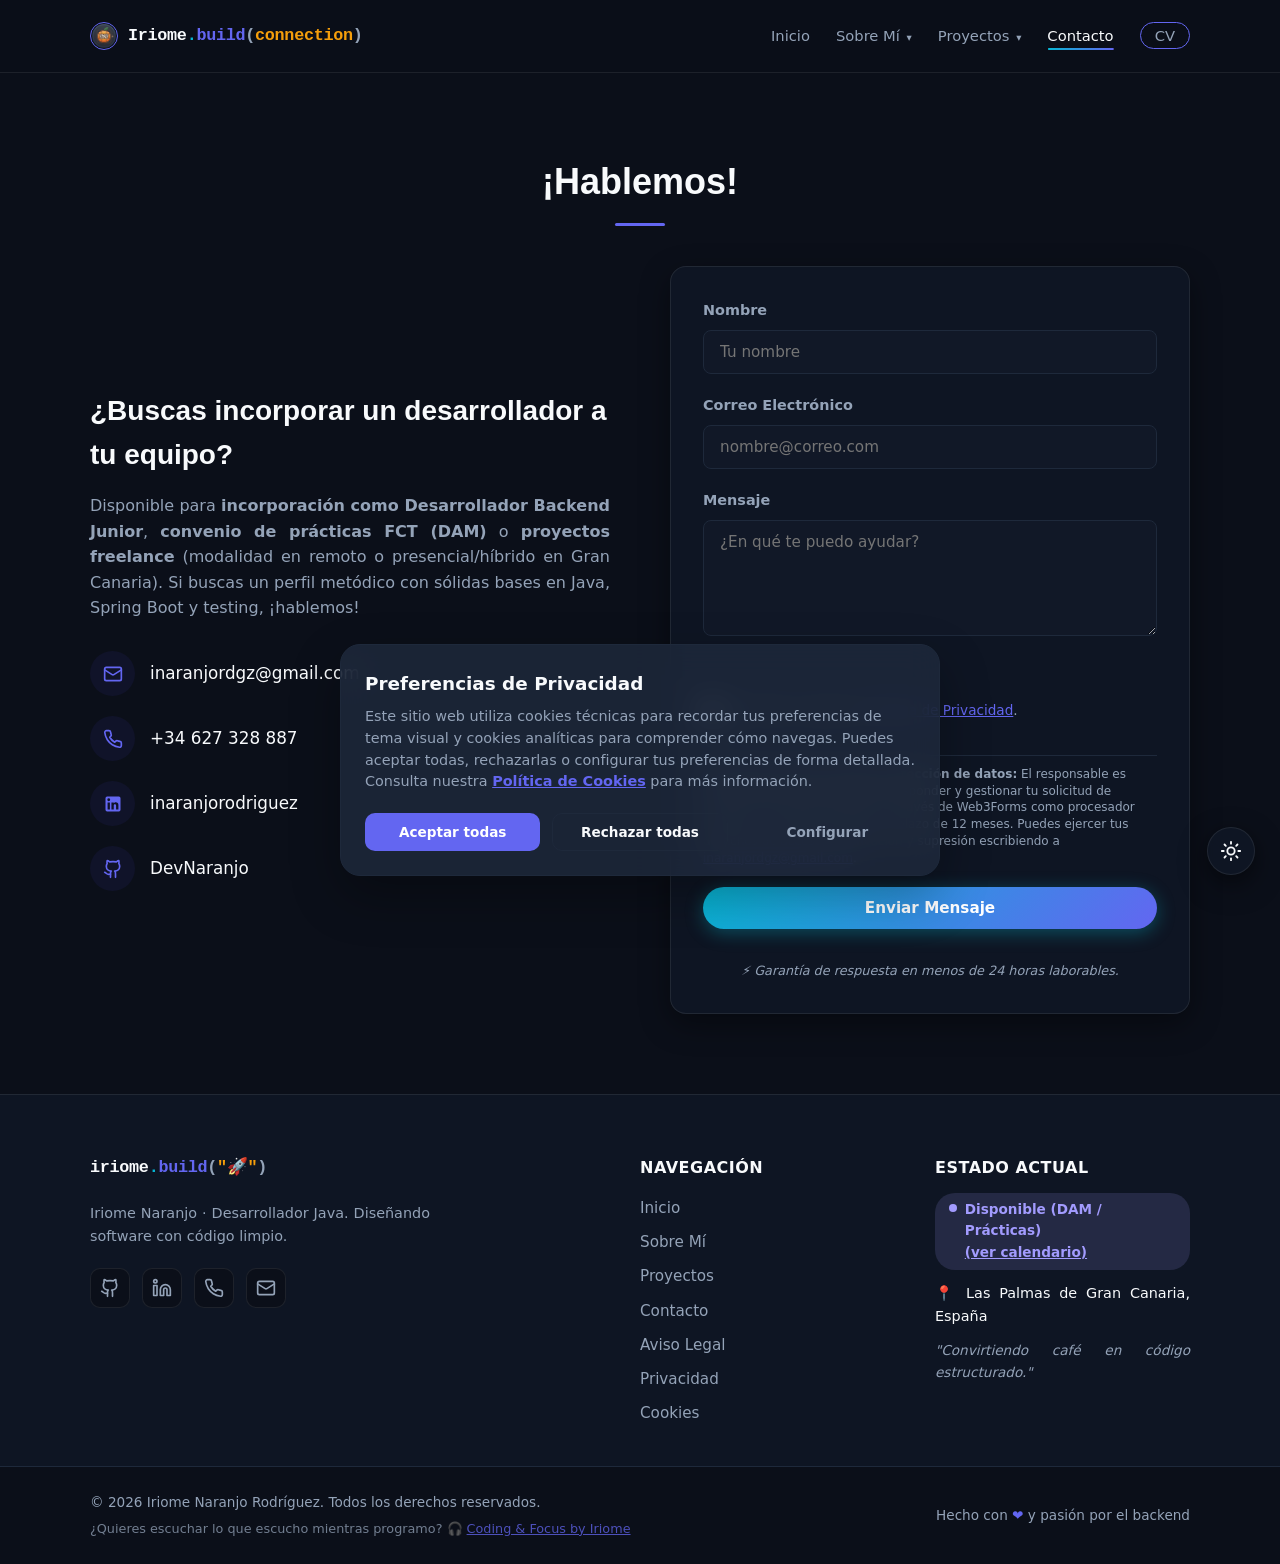
<file: contacto.html>
<!DOCTYPE html>
<html lang="es">
<head>
    <meta charset="UTF-8">
    <meta name="viewport" content="width=device-width, initial-scale=1.0">
    <meta http-equiv="Content-Security-Policy" content="default-src 'self'; script-src 'self' 'unsafe-inline' https://www.googletagmanager.com https://js.hcaptcha.com; style-src 'self' 'unsafe-inline' https://fonts.googleapis.com; font-src 'self' https://fonts.gstatic.com data:; img-src 'self' data: https:; connect-src 'self' https://www.google-analytics.com https://analytics.google.com https://api.web3forms.com https://*.hcaptcha.com; frame-src https://*.hcaptcha.com;">
    <title>Contacto · Iriome Naranjo - Desarrollador Backend Java</title>
    <meta name="description" content="Desarrollador Backend Java especializado en construir código estructurado y escalable, con experiencia complementaria en automatización de procesos (RPA/PAD)."><!-- Google Consent Mode v2 -->
    <script>
        window.dataLayer = window.dataLayer || [];
        function gtag(){dataLayer.push(arguments);}
        gtag('consent', 'default', {
            'analytics_storage': 'denied',
            'ad_storage': 'denied',
            'ad_user_data': 'denied',
            'ad_personalization': 'denied'
        });
    </script>

    <!-- Google Tag Manager -->
    <script>(function (w, d, s, l, i) {
            w[l] = w[l] || []; w[l].push({
                'gtm.start':
                    new Date().getTime(), event: 'gtm.js'
            }); var f = d.getElementsByTagName(s)[0],
                j = d.createElement(s), dl = l != 'dataLayer' ? '&l=' + l : ''; j.async = true; j.src =
                    'https://www.googletagmanager.com/gtm.js?id=' + i + dl; f.parentNode.insertBefore(j, f);
        })(window, document, 'script', 'dataLayer', 'GTM-KGFHGSRH');</script>
    <!-- End Google Tag Manager -->
    
    <!-- Open Graph -->
    <meta property="og:title" content="Contacto · Iriome Naranjo - Desarrollador Backend Java">
    <meta property="og:description" content="Portfolio con proyectos reales en producción, simulador interactivo de consola y soluciones de automatización.">
    <meta property="og:image" content="https://devnaranjo.github.io/Portfolio/src/assets/og-preview.webp">
    <meta property="og:url" content="https://devnaranjo.github.io/Portfolio/contacto.html">
    <meta property="og:type" content="website">
    
    <!-- Canonical -->
    <link rel="canonical" href="https://devnaranjo.github.io/Portfolio/contacto.html">
    <script>
        (function() {
            const savedTheme = localStorage.getItem('theme');
            if (savedTheme !== 'light') {
                document.documentElement.setAttribute('data-theme', 'dark');
            }
        })();
    </script>
        <!-- Tipografías de Software Engineering: Plus Jakarta Sans & JetBrains Mono -->
    <link rel="preconnect" href="https://fonts.googleapis.com">
    <link rel="preconnect" href="https://fonts.gstatic.com" crossorigin>
    <link href="https://fonts.googleapis.com/css2?family=JetBrains+Mono:wght@400;500;600;700&family=Plus+Jakarta+Sans:wght@300;400;500;600;700;800&display=swap" rel="stylesheet">
    <link rel="stylesheet" href="src/css/style.css">
    <link rel="icon" type="image/webp" href="src/assets/logo.webp">
</head>
<body>
    <!-- Google Tag Manager (noscript) -->
    <noscript><iframe src="https://www.googletagmanager.com/ns.html?id=GTM-KGFHGSRH" height="0" width="0"
            style="display:none;visibility:hidden"></iframe></noscript>
    <!-- End Google Tag Manager (noscript) -->

    <!-- Menú de Navegación -->
    <header class="header">
        <div class="container nav">
            <a href="index.html" class="logo" id="nav-logo">
                <img src="src/assets/logo.webp" alt="Logo de Iriome.build" class="nav-logo-img">
                <span class="logo-code">Iriome<span class="logo-dot">.</span><span class="logo-method">build</span><span class="logo-parentheses">(</span><span class="logo-parameter">connection</span><span class="logo-parentheses">)</span></span>
            </a>
            <ul class="nav-links">
                <li><a href="index.html" id="nav-link-home">Inicio</a></li>
                <li class="dropdown">
                    <a href="sobre-mi.html" id="nav-link-about" class="dropbtn">Sobre Mí <span class="arrow">▾</span></a>
                    <ul class="dropdown-content">
                        <li><a href="sobre-mi.html#about-section">Mi Historia</a></li>
                        <li><a href="sobre-mi.html#experience-section">Experiencia y Formación</a></li>
                        <li><a href="sobre-mi.html#challenges-section">RoadMap</a></li>
                        <li><a href="sobre-mi.html#availability-section">Disponibilidad</a></li>
                        <li><a href="sobre-mi.html#availability-calendar">Ver Calendario</a></li>
                    </ul>
                </li>
                <li class="dropdown">
                    <a href="proyectos.html" id="nav-link-projects" class="dropbtn">Proyectos <span class="arrow">▾</span></a>
                    <ul class="dropdown-content">
                        <li><a href="proyecto-habitly.html">Habitly</a></li>
                        <li><a href="proyecto-splitit.html">Split It</a></li>
                        <li><a href="proyecto-elpiedrero.html">El Piedrero</a></li>
                        <li><a href="proyectos.html">Ver todos</a></li>
                    </ul>
                </li>
                <li><a href="contacto.html" id="nav-link-contact">Contacto</a></li>
                <li><a href="cv.html" id="nav-link-cv" class="nav-cv-btn">CV</a></li>
            </ul>
        </div>
    </header>

    <!-- Contenido -->
    <main class="container">
        <section id="contact-section">
            <h1 class="title-medium">¡Hablemos!</h1>
            
            <div class="contact-grid">
                <!-- Información de Contacto -->
                <div class="contact-info" id="contact-details">
                    <h3>¿Buscas incorporar un desarrollador a tu equipo?</h3>
                    <p>
                        Disponible para <strong>incorporación como Desarrollador Backend Junior</strong>, <strong>convenio de prácticas FCT (DAM)</strong> o <strong>proyectos freelance</strong> (modalidad en remoto o presencial/híbrido en Gran Canaria). Si buscas un perfil metódico con sólidas bases en Java, Spring Boot y testing, ¡hablemos!
                    </p>
                        <div class="contact-list">
                        <!-- Correo -->
                        <a href="#" data-contact="email" class="contact-link" id="contact-mail">
                            <div class="contact-icon-wrapper">
                                <svg width="20" height="20" viewBox="0 0 24 24" fill="none" stroke="currentColor" stroke-width="2" stroke-linecap="round" stroke-linejoin="round"><rect width="20" height="16" x="2" y="4" rx="2"/><path d="m22 7-8.97 5.7a1.94 1.94 0 0 1-2.06 0L2 7"/></svg>
                            </div>
                            <span data-contact-text="email"></span>
                        </a>

                        <!-- Teléfono -->
                        <a href="#" data-contact="phone" class="contact-link" id="contact-phone">
                            <div class="contact-icon-wrapper">
                                <svg width="20" height="20" viewBox="0 0 24 24" fill="none" stroke="currentColor" stroke-width="2" stroke-linecap="round" stroke-linejoin="round"><path d="M22 16.92v3a2 2 0 0 1-2.18 2 19.79 19.79 0 0 1-8.63-3.07 19.5 19.5 0 0 1-6-6 19.79 19.79 0 0 1-3.07-8.67A2 2 0 0 1 4.11 2h3a2 2 0 0 1 2 1.72 12.84 12.84 0 0 0 .7 2.81 2 2 0 0 1-.45 2.11L8.09 9.91a16 16 0 0 0 6 6l1.27-1.27a2 2 0 0 1 2.11-.45 12.84 12.84 0 0 0 2.81.7A2 2 0 0 1 22 16.92z"/></svg>
                            </div>
                            <span data-contact-text="phone"></span>
                        </a>
                        
                        <!-- LinkedIn -->
                        <a href="https://www.linkedin.com/in/inaranjorodriguez" target="_blank" rel="noopener noreferrer" class="contact-link" id="contact-linkedin">
                            <div class="contact-icon-wrapper">
                                <svg width="20" height="20" viewBox="0 0 24 24" fill="currentColor"><path d="M19 3a2 2 0 0 1 2 2v14a2 2 0 0 1-2 2H5a2 2 0 0 1-2-2V5a2 2 0 0 1 2-2h14m-.5 15.5v-5.3a3.26 3.26 0 0 0-3.26-3.26c-.85 0-1.84.52-2.32 1.3v-1.11h-2.79v8.37h2.79v-4.93c0-.77.62-1.4 1.39-1.4a1.4 1.4 0 0 1 1.4 1.4v4.93h2.79M6.88 8.56a1.68 1.68 0 0 0 1.68-1.68c0-.93-.75-1.69-1.68-1.69a1.69 1.69 0 0 0-1.69 1.69c0 .93.76 1.68 1.69 1.69m1.39 9.94v-8.37H5.5v8.37h2.77z"/></svg>
                            </div>
                            <span>inaranjorodriguez</span>
                        </a>

                        <!-- GitHub -->
                        <a href="https://github.com/DevNaranjo" target="_blank" rel="noopener noreferrer" class="contact-link" id="contact-github">
                            <div class="contact-icon-wrapper">
                                <svg width="20" height="20" viewBox="0 0 24 24" fill="none" stroke="currentColor" stroke-width="2" stroke-linecap="round" stroke-linejoin="round"><path d="M15 22v-4a4.8 4.8 0 0 0-1-3.5c3 0 6-2 6-5.5.08-1.25-.27-2.48-1-3.5.28-1.15.28-2.35 0-3.5 0 0-1 0-3 1.5-2.64-.5-5.36-.5-8 0C6 2 5 2 5 2c-.3 1.15-.3 2.35 0 3.5A5.403 5.403 0 0 0 4 9c0 3.5 3 5.5 6 5.5-.39.49-.68 1.05-.85 1.65-.17.6-.22 1.23-.15 1.85v4"/><path d="M9 18c-4.51 2-5-2-7-2"/></svg>
                            </div>
                            <span>DevNaranjo</span>
                        </a>
                    </div>
                </div>

                <!-- Formulario -->
                <div class="card" id="contact-card">
                    <form class="contact-form" action="https://api.web3forms.com/submit" method="POST">
                        <input type="hidden" name="access_key" value="596cfefb-9a38-43b2-b15d-0c3c8557ac0d">
                        
                        <!-- Personalización del correo recibido en tu bandeja -->
                        <input type="hidden" name="subject" value="Nuevo Mensaje de Contacto - Iriome.dev">
                        <input type="hidden" name="from_name" value="Portfolio Iriome.dev">
                        
                        <div class="form-group">
                            <label for="name">Nombre</label>
                            <input type="text" id="name" name="Nombre" placeholder="Tu nombre" required>
                        </div>
                        
                        <div class="form-group">
                            <label for="email">Correo Electrónico</label>
                            <input type="email" id="email" name="email" placeholder="nombre@correo.com" required>
                        </div>
                        
                        <div class="form-group">
                            <label for="message">Mensaje</label>
                            <textarea id="message" name="Mensaje" rows="5" placeholder="¿En qué te puedo ayudar?" required></textarea>
                        </div>

                        <!-- hCaptcha -->
                        <div class="form-group captcha-group">
                            <div class="h-captcha" data-sitekey="50b2fe65-b00b-4b9e-ad62-3ba471098be2" data-captcha="true"></div>
                        </div>

                        <!-- Checkbox de Privacidad -->
                        <div class="form-group-checkbox">
                            <input type="checkbox" id="privacy" name="privacidad_aceptada" required>
                            <label for="privacy">
                                He leído y acepto la <a href="privacidad.html" target="_blank" rel="noopener noreferrer">Política de Privacidad</a>.
                            </label>
                        </div>
                        
                        <!-- Primera Capa de Información RGPD -->
                        <div style="font-size: 0.75rem; color: var(--text-secondary); line-height: 1.4; margin-top: 5px; border-top: 1px solid var(--border-color); padding-top: 10px;">
                            <strong>Información básica sobre protección de datos:</strong> El responsable es Iriome Naranjo. La finalidad es responder y gestionar tu solicitud de contacto. Los datos se envían a través de Web3Forms como procesador seguro y se conservarán por un plazo de 12 meses. Puedes ejercer tus derechos de acceso, rectificación y supresión escribiendo a <a href="#" data-contact="email" style="color: var(--accent-rose); text-decoration: underline;"><span data-contact-text="email"></span></a>.
                        </div>
                        
                        <button type="submit" class="btn btn-primary" id="btn-submit-contact">Enviar Mensaje</button>
                        <p style="text-align: center; font-size: 0.8rem; color: var(--text-secondary); margin-top: 12px; font-style: italic;">
                            ⚡ Garantía de respuesta en menos de 24 horas laborables.
                        </p>
                    </form>
                </div>
            </div>
        </section>
    </main>

    <!-- Pie de Página -->
    <footer class="footer">
        <div class="container footer-grid">
            <!-- Columna 1: Marca y Redes -->
            <div class="footer-brand">
                <div class="logo">
                    <span class="logo-code">iriome<span class="logo-dot">.</span><span
                            class="logo-method">build</span><span class="logo-parentheses">(</span><span
                            class="logo-parameter">"🚀"</span><span class="logo-parentheses">)</span></span>
                </div>
                <p class="footer-brand-desc">Iriome Naranjo · Desarrollador Java. Diseñando software con código limpio.</p>
                <div class="footer-socials">
                    <a href="https://github.com/DevNaranjo" target="_blank" rel="noopener noreferrer" aria-label="GitHub">
                        <svg width="20" height="20" viewBox="0 0 24 24" fill="none" stroke="currentColor" stroke-width="2" stroke-linecap="round" stroke-linejoin="round"><path d="M15 22v-4a4.8 4.8 0 0 0-1-3.5c3 0 6-2 6-5.5.08-1.25-.27-2.48-1-3.5.28-1.15.28-2.35 0-3.5 0 0-1 0-3 1.5-2.64-.5-5.36-.5-8 0C6 2 5 2 5 2c-.3 1.15-.3 2.35 0 3.5A5.403 5.403 0 0 0 4 9c0 3.5 3 5.5 6 5.5-.39.49-.68 1.05-.85 1.65-.17.6-.22 1.23-.15 1.85v4"/><path d="M9 18c-4.51 2-5-2-7-2"/></svg>
                    </a>
                    <a href="https://linkedin.com/in/inaranjorodriguez" target="_blank" rel="noopener noreferrer" aria-label="LinkedIn">
                        <svg width="20" height="20" viewBox="0 0 24 24" fill="none" stroke="currentColor" stroke-width="2" stroke-linecap="round" stroke-linejoin="round"><path d="M16 8a6 6 0 0 1 6 6v7h-4v-7a2 2 0 0 0-2-2 2 2 0 0 0-2 2v7h-4v-7a6 6 0 0 1 6-6z"/><rect x="2" y="9" width="4" height="12"/><circle cx="4" cy="4" r="2"/></svg>
                    </a>
                    <a href="#" data-contact="phone" aria-label="Teléfono" id="footer-phone">
                        <svg width="20" height="20" viewBox="0 0 24 24" fill="none" stroke="currentColor" stroke-width="2" stroke-linecap="round" stroke-linejoin="round"><path d="M22 16.92v3a2 2 0 0 1-2.18 2 19.79 19.79 0 0 1-8.63-3.07 19.5 19.5 0 0 1-6-6 19.79 19.79 0 0 1-3.07-8.67A2 2 0 0 1 4.11 2h3a2 2 0 0 1 2 1.72 12.84 12.84 0 0 0 .7 2.81 2 2 0 0 1-.45 2.11L8.09 9.91a16 16 0 0 0 6 6l1.27-1.27a2 2 0 0 1 2.11-.45 12.84 12.84 0 0 0 2.81.7A2 2 0 0 1 22 16.92z"/></svg>
                    </a>
                    <a href="#" data-contact="email" aria-label="Email (Gmail)">
                        <svg width="20" height="20" viewBox="0 0 24 24" fill="none" stroke="currentColor" stroke-width="2" stroke-linecap="round" stroke-linejoin="round"><rect width="20" height="16" x="2" y="4" rx="2"/><path d="m22 7-8.97 5.7a1.94 1.94 0 0 1-2.06 0L2 7"/></svg>
                    </a>
                </div>
            </div>
            
            <!-- Columna 2: Navegación -->
            <div class="footer-nav">
                <h4>Navegación</h4>
                <ul class="footer-nav-list">
                    <li><a href="index.html">Inicio</a></li>
                    <li><a href="sobre-mi.html">Sobre Mí</a></li>
                    <li><a href="proyectos.html">Proyectos</a></li>
                    <li><a href="contacto.html">Contacto</a></li>
                    <li><a href="aviso-legal.html">Aviso Legal</a></li>
                    <li><a href="privacidad.html">Privacidad</a></li>
                    <li><a href="politica-cookies.html">Cookies</a></li>
                </ul>
            </div>
            
            <!-- Columna 3: Estado y Disponibilidad -->
            <div class="footer-status">
                <h4>Estado Actual</h4>
                <div class="status-indicator">
                    <span class="status-dot-green"></span>
                    <span class="status-text">Disponible (DAM / Prácticas)</span>
                </div>
                <p class="status-location">📍 Las Palmas de Gran Canaria, España</p>
                <p class="status-quote">"Convirtiendo café en código estructurado."</p>
            </div>
        </div>
        
        <!-- Línea de copyright inferior -->
        <div class="footer-bottom">
            <div class="container footer-bottom-content">
                <div class="footer-copyright-info">
                    <p>© 2026 Iriome Naranjo Rodríguez. Todos los derechos reservados.</p>
                    <p class="footer-easter-egg" style="font-size: 0.8rem; color: var(--text-secondary); margin-top: 5px; opacity: 0.75; transition: opacity 0.3s ease;">
                        ¿Quieres escuchar lo que escucho mientras programo? 🎧 
                        <a href="https://www.youtube.com/playlist?list=PL2VJPU_YK0GsWpElVDiiEvzj0VpH7Hd2J" target="_blank" rel="noopener noreferrer" style="color: var(--accent-rose); text-decoration: underline; font-weight: 500;">Coding & Focus by Iriome</a>
                    </p>
                </div>
                <p class="made-with">Hecho con <span class="heart">❤️</span> y pasión por el backend</p>
            </div>
        </div>
    </footer>

    <!-- Botón Flotante de Modo Oscuro -->
    <button id="theme-toggle" class="theme-toggle" aria-label="Alternar tema visual claro y oscuro">
        <!-- Sun Icon (SVG) -->
        <svg class="sun-icon" viewBox="0 0 24 24" fill="none" stroke="currentColor" stroke-width="2" stroke-linecap="round" stroke-linejoin="round"><circle cx="12" cy="12" r="4"/><path d="M12 2v2"/><path d="M12 20v2"/><path d="m4.93 4.93 1.41 1.41"/><path d="m17.66 17.66 1.41 1.41"/><path d="M2 12h2"/><path d="M20 12h2"/><path d="m6.34 17.66-1.41 1.41"/><path d="m19.07 4.93-1.41 1.41"/></svg>
        <!-- Moon Icon (SVG) -->
        <svg class="moon-icon" viewBox="0 0 24 24" fill="none" stroke="currentColor" stroke-width="2" stroke-linecap="round" stroke-linejoin="round"><path d="M12 3a6 6 0 0 0 9 9 9 9 0 1 1-9-9Z"/></svg>
    </button>

    <script src="https://web3forms.com/client/script.js" async defer></script>
    <script src="src/js/script.js"></script>
</body>
</html>
</file>
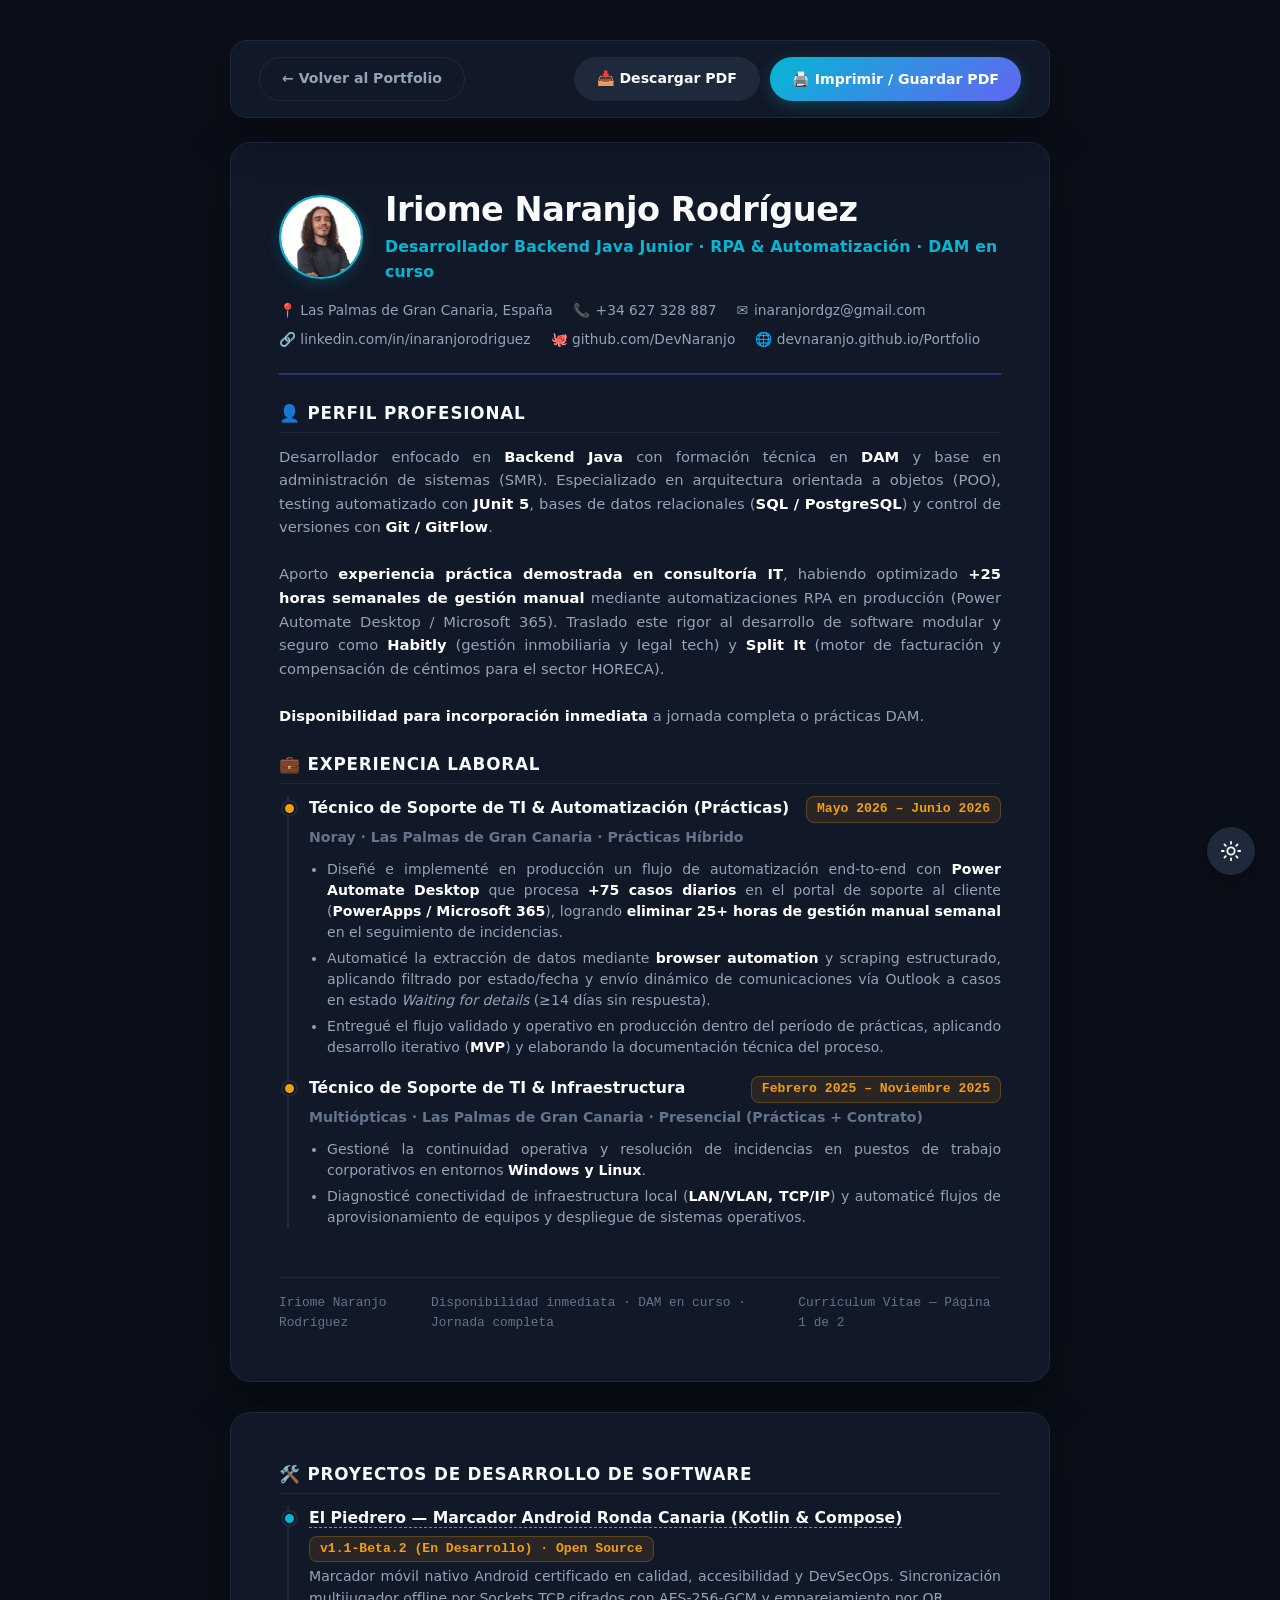
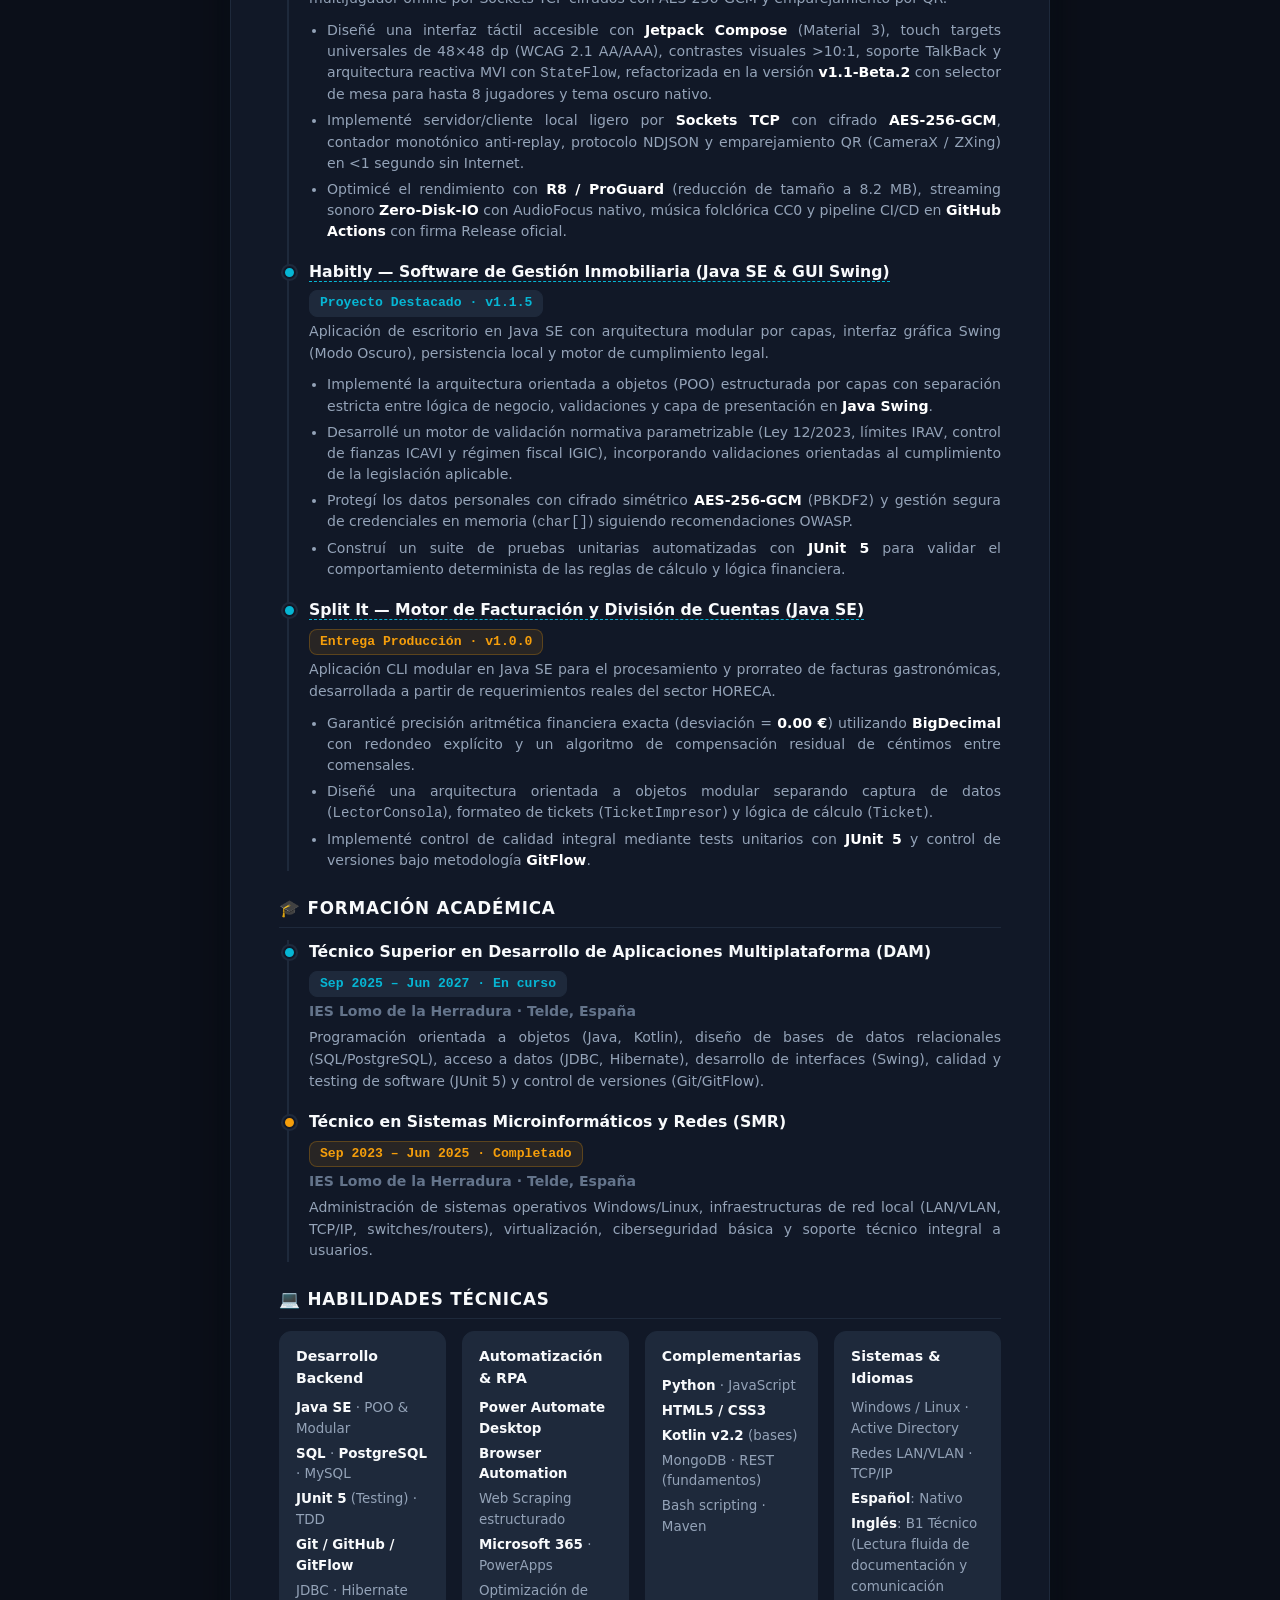
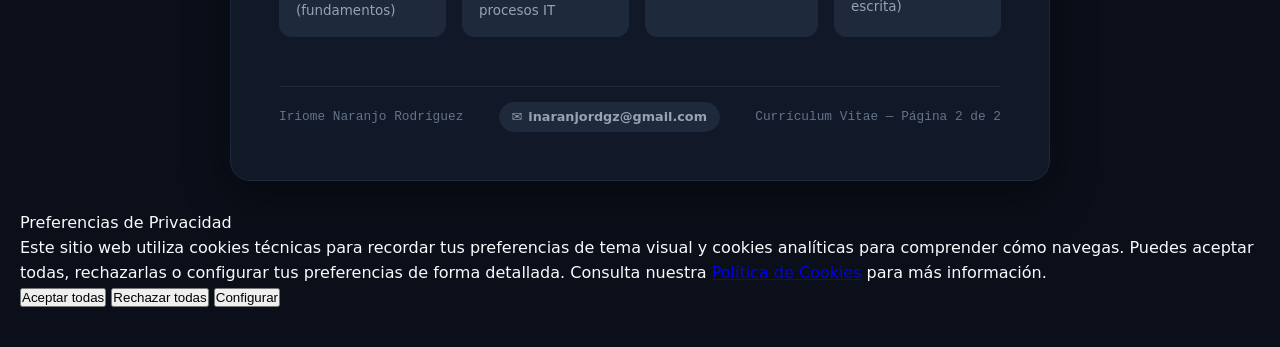
<file: cv.html>
<!DOCTYPE html>
<html lang="es">
<head>
    <meta charset="UTF-8">
    <meta name="viewport" content="width=device-width, initial-scale=1.0">
    <meta name="robots" content="noindex, nofollow">
    <meta http-equiv="Content-Security-Policy" content="default-src 'self'; script-src 'self' 'unsafe-inline' https://www.googletagmanager.com; style-src 'self' 'unsafe-inline' https://fonts.googleapis.com; font-src 'self' https://fonts.gstatic.com data:; img-src 'self' data: https:; connect-src 'self' https://www.google-analytics.com https://analytics.google.com;">
    <title>CV_Iriome_Naranjo_Backend_Java · Iriome Naranjo</title>
    <meta name="description" content="Desarrollador Backend Java especializado en construir código estructurado y escalable, con experiencia complementaria en automatización de procesos (RPA/PAD)."><!-- Google Consent Mode v2 -->
    <script>
        window.dataLayer = window.dataLayer || [];
        function gtag(){dataLayer.push(arguments);}
        gtag('consent', 'default', {
            'analytics_storage': 'denied',
            'ad_storage': 'denied',
            'ad_user_data': 'denied',
            'ad_personalization': 'denied'
        });
    </script>

    <!-- Google Tag Manager -->
    <script>(function (w, d, s, l, i) {
            w[l] = w[l] || []; w[l].push({
                'gtm.start':
                    new Date().getTime(), event: 'gtm.js'
            }); var f = d.getElementsByTagName(s)[0],
                j = d.createElement(s), dl = l != 'dataLayer' ? '&l=' + l : ''; j.async = true; j.src =
                    'https://www.googletagmanager.com/gtm.js?id=' + i + dl; f.parentNode.insertBefore(j, f);
        })(window, document, 'script', 'dataLayer', 'GTM-KGFHGSRH');</script>
    <!-- End Google Tag Manager -->
    
    <!-- Open Graph -->
    <meta property="og:title" content="CV · Iriome Naranjo - Desarrollador Backend Java">
    <meta property="og:description" content="Portfolio con proyectos reales en producción, simulador interactivo de consola y soluciones de automatización.">
    <meta property="og:image" content="https://devnaranjo.github.io/Portfolio/src/assets/og-preview.webp">
    <meta property="og:url" content="https://devnaranjo.github.io/Portfolio/cv.html">
    <meta property="og:type" content="website">
    
    <!-- Canonical -->
    <link rel="canonical" href="https://devnaranjo.github.io/Portfolio/cv.html">
    <link rel="icon" type="image/webp" href="src/assets/logo.webp">
    <script>
        (function() {
            const savedTheme = localStorage.getItem('theme');
            if (savedTheme !== 'light') {
                document.documentElement.setAttribute('data-theme', 'dark');
            }
        })();
    </script>
    <!-- Tipografías de Software Engineering: Plus Jakarta Sans & JetBrains Mono -->
    <link rel="preconnect" href="https://fonts.googleapis.com">
    <link rel="preconnect" href="https://fonts.gstatic.com" crossorigin>
    <link href="https://fonts.googleapis.com/css2?family=JetBrains+Mono:wght@400;500;600;700&family=Plus+Jakarta+Sans:wght@300;400;500;600;700;800&display=swap" rel="stylesheet">

    <style>
        :root {
            --primary-color: #4F46E5; /* Indigo */
            --primary-gradient: linear-gradient(135deg, #0891B2 0%, #4F46E5 100%);
            --text-color: #0F172A; /* Slate 900 */
            --text-secondary: #475569; /* Slate 600 */
            --text-muted: #64748B;
            --accent-cyan: #0891B2;
            --accent-sage: #D97706; /* Amber */
            --border-color: #E2E8F0; /* Slate 200 */
            --bg-page: #F1F5F9;
            --bg-card: #FFFFFF;
            --bg-secondary: #F8FAFC;
            --shadow-card: 0 10px 40px rgba(15, 23, 42, 0.05), 0 1px 3px rgba(0, 0, 0, 0.05);
            --shadow-hover: 0 16px 40px rgba(79, 70, 229, 0.12);
            --font-sans: 'Plus Jakarta Sans', system-ui, -apple-system, sans-serif;
            --font-mono: 'JetBrains Mono', Consolas, Monaco, monospace;
            --transition-smooth: all 0.3s cubic-bezier(0.4, 0, 0.2, 1);
            --transition-theme: 0.5s cubic-bezier(0.4, 0, 0.2, 1);
        }

        [data-theme="dark"] {
            --primary-color: #6366F1; /* Indigo vibrante */
            --primary-gradient: linear-gradient(135deg, #06B6D4 0%, #6366F1 100%);
            --text-color: #F8FAFC; /* Slate 50 */
            --text-secondary: #94A3B8; /* Slate 400 */
            --text-muted: #64748B;
            --accent-cyan: #06B6D4;
            --accent-sage: #F59E0B; /* Amber brillante */
            --border-color: #1E293B; /* Slate 800 */
            --bg-page: #0B0F19; /* Dark tech background */
            --bg-card: #111827; /* Deep slate container */
            --bg-secondary: #1E293B; /* Slate 800 */
            --shadow-card: 0 15px 45px rgba(0, 0, 0, 0.4), 0 0 20px rgba(6, 182, 212, 0.04);
            --shadow-hover: 0 20px 45px rgba(6, 182, 212, 0.12), 0 0 25px rgba(99, 102, 241, 0.15);
        }

        /* Transición suave global sincronizada (0.5s estandarizado) */
        .theme-transitioning,
        .theme-transitioning * {
            transition: background-color 0.5s ease !important,
                        color 0.5s ease !important,
                        border-color 0.5s ease !important,
                        box-shadow 0.5s ease !important,
                        fill 0.5s ease !important,
                        stroke 0.5s ease !important;
        }

        /* Transiciones base para elementos del CV */
        body, .cv-page, .controls-bar, .cv-header, .cv-section,
        .cv-section h2, .timeline-title, .timeline-date,
        .timeline-org, .timeline-desc, .timeline-bullets li,
        .skills-category h3, .skills-list, .skills-list li,
        .cv-footer, .profile-desc, .header-main h1,
        .header-main .subtitle, .header-contact, .header-contact a,
        .btn-action, .btn-back, .btn-print,
        .timeline-item::before {
            transition: background-color 0.3s ease, color 0.3s ease, border-color 0.3s ease, box-shadow 0.3s ease;
        }

        [data-theme="dark"] body {
            background-color: var(--bg-page);
        }
        
        [data-theme="dark"] .cv-page,
        [data-theme="dark"] .controls-bar {
            background-color: var(--bg-card);
            border-color: var(--border-color);
            box-shadow: var(--shadow-card);
        }
        
        /* Textos en modo oscuro */
        [data-theme="dark"] .header-main h1,
        [data-theme="dark"] .cv-section h2,
        [data-theme="dark"] .timeline-title,
        [data-theme="dark"] .skills-category h3 {
            color: var(--text-color);
        }

        /* Fecha badges → fondo oscuro */
        [data-theme="dark"] .timeline-date {
            background-color: var(--bg-secondary);
            border: 1px solid var(--border-color);
            color: var(--accent-cyan);
        }

        [data-theme="dark"] .timeline-date.completed {
            color: #F59E0B;
            background-color: rgba(245, 158, 11, 0.1);
            border: 1px solid rgba(245, 158, 11, 0.25);
        }

        [data-theme="dark"] .timeline-date.planned {
            color: #94A3B8;
            background-color: rgba(148, 163, 184, 0.1);
            border: 1px solid rgba(148, 163, 184, 0.2);
        }

        /* Punto del timeline → borde oscuro en vez de blanco */
        [data-theme="dark"] .timeline-item::before {
            border-color: var(--bg-card);
        }

        /* strong dentro de listas → legible */
        [data-theme="dark"] .timeline-bullets li strong,
        [data-theme="dark"] .profile-desc strong {
            color: #FFFFFF;
        }

        /* Botón volver */
        [data-theme="dark"] .btn-back {
            color: var(--text-secondary);
            border-color: var(--border-color);
        }

        [data-theme="dark"] .btn-back:hover {
            color: #FFFFFF;
            border-color: var(--accent-cyan);
            background-color: rgba(6, 182, 212, 0.1);
        }

        /* Perfil imagen borde */
        [data-theme="dark"] .cv-profile-img {
            border-color: var(--accent-cyan);
        }

        /* Links en modo oscuro */
        [data-theme="dark"] .header-contact a:hover {
            color: var(--accent-cyan);
        }

        * {
            margin: 0;
            padding: 0;
            box-sizing: border-box;
        }

        body {
            background-color: var(--bg-page);
            font-family: var(--font-sans);
            color: var(--text-color);
            line-height: 1.55;
            padding: 40px 20px;
            display: flex;
            flex-direction: column;
            align-items: center;
            -webkit-font-smoothing: antialiased;
        }

        p {
            text-align: justify;
            text-justify: inter-word;
            hyphens: none;
            -webkit-hyphens: none;
        }

        /* Controles no imprimibles */
        .controls-bar {
            width: 100%;
            max-width: 820px;
            margin-bottom: 24px;
            display: flex;
            justify-content: space-between;
            align-items: center;
            background: var(--bg-card);
            padding: 16px 28px;
            border-radius: 16px;
            box-shadow: var(--shadow-card);
            border: 1px solid var(--border-color);
            backdrop-filter: blur(12px);
        }

        .btn-action {
            display: inline-flex;
            align-items: center;
            gap: 8px;
            padding: 10px 22px;
            border-radius: 30px;
            font-weight: 700;
            text-decoration: none;
            font-family: var(--font-sans);
            font-size: 0.88rem;
            cursor: pointer;
            transition: var(--transition-smooth);
            border: none;
        }

        .btn-print {
            background: var(--primary-gradient);
            color: #FFFFFF;
            box-shadow: 0 4px 15px rgba(6, 182, 212, 0.25);
        }

        .btn-print:hover {
            transform: translateY(-2px);
            box-shadow: 0 8px 25px rgba(6, 182, 212, 0.4);
        }

        .btn-download {
            background-color: var(--bg-secondary);
            color: var(--text-color);
            border: 1.5px solid var(--border-color);
        }

        .btn-download:hover {
            border-color: var(--accent-cyan);
            color: var(--accent-cyan);
            transform: translateY(-2px);
        }

        .btn-back {
            background-color: transparent;
            color: var(--text-secondary);
            border: 1.5px solid var(--border-color);
        }

        .btn-back:hover {
            border-color: var(--accent-cyan);
            color: var(--accent-cyan);
            background-color: rgba(8, 145, 178, 0.05);
            transform: translateY(-2px);
        }

        /* Botón flotante de modo oscuro (idéntico al de style.css) */
        .theme-toggle {
            position: fixed;
            bottom: 25px;
            right: 25px;
            background-color: white;
            border: 1px solid var(--border-color);
            cursor: pointer;
            width: 48px;
            height: 48px;
            border-radius: 50%;
            display: flex;
            align-items: center;
            justify-content: center;
            box-shadow: 0 8px 30px rgba(31, 36, 56, 0.04), 0 4px 12px rgba(0, 0, 0, 0.08);
            backdrop-filter: blur(8px);
            -webkit-backdrop-filter: blur(8px);
            z-index: 1100;
            transition: all 0.3s cubic-bezier(0.4, 0, 0.2, 1);
            color: var(--text-color);
        }

        [data-theme="dark"] .theme-toggle {
            background-color: #1E293B;
            box-shadow: 0 8px 30px rgba(0, 0, 0, 0.25), 0 4px 12px rgba(0, 0, 0, 0.15);
        }

        .theme-toggle:hover {
            border-color: var(--primary-color);
            color: var(--primary-color);
            transform: scale(1.1) rotate(15deg);
            box-shadow: 0 12px 40px rgba(79, 70, 229, 0.12);
        }

        .theme-toggle:active {
            transform: scale(0.95);
        }

        .theme-toggle svg {
            width: 22px;
            height: 22px;
            fill: none;
            stroke: currentColor;
            stroke-width: 2;
            stroke-linecap: round;
            stroke-linejoin: round;
            transition: all 0.3s cubic-bezier(0.4, 0, 0.2, 1);
        }

        /* Modo claro: mostrar luna, ocultar sol */
        .theme-toggle .sun-icon { display: none; }
        .theme-toggle .moon-icon { display: block; }

        /* Modo oscuro: mostrar sol, ocultar luna */
        [data-theme="dark"] .theme-toggle .sun-icon { display: block; }
        [data-theme="dark"] .theme-toggle .moon-icon { display: none; }

        /* Hoja de CV */
        .cv-page {
            width: 100%;
            max-width: 820px;
            background: var(--bg-card);
            padding: 48px;
            box-shadow: var(--shadow-card);
            border-radius: 20px;
            border: 1px solid var(--border-color);
            margin-bottom: 30px;
            min-height: 1160px;
            display: flex;
            flex-direction: column;
            justify-content: space-between;
        }

        .cv-page:last-child {
            margin-bottom: 0;
        }

        /* Cabecera del CV */
        .cv-header {
            border-bottom: 2px solid rgba(79, 70, 229, 0.25);
            padding-bottom: 22px;
            margin-bottom: 25px;
            display: flex;
            flex-direction: column;
            gap: 16px;
        }

        [data-theme="dark"] .cv-header {
            border-bottom-color: rgba(99, 102, 241, 0.35);
        }

        .cv-header-top {
            display: flex;
            align-items: center;
            gap: 22px;
            width: 100%;
        }

        .cv-profile-img {
            width: 84px;
            height: 84px;
            border-radius: 50%;
            object-fit: cover;
            border: 2.5px solid var(--accent-cyan);
            box-shadow: 0 4px 15px rgba(6, 182, 212, 0.2);
        }

        .header-main h1 {
            font-family: var(--font-sans);
            font-size: 2.1rem;
            font-weight: 800;
            color: var(--text-color);
            line-height: 1.15;
            letter-spacing: -0.5px;
            margin-bottom: 6px;
        }

        .header-main .subtitle {
            font-size: 0.98rem;
            font-weight: 700;
            color: var(--accent-cyan);
            letter-spacing: 0.2px;
            font-family: var(--font-sans);
        }

        .header-contact {
            font-size: 0.86rem;
            color: var(--text-secondary);
            display: flex;
            flex-wrap: wrap;
            gap: 8px 20px;
        }

        .header-contact span,
        .header-contact a {
            display: inline-flex;
            align-items: center;
            gap: 6px;
            color: var(--text-secondary);
            text-decoration: none;
            font-weight: 500;
            transition: var(--transition-smooth);
        }

        .header-contact a:hover {
            color: var(--accent-cyan);
            text-decoration: underline;
        }

        /* Secciones del CV */
        .cv-section {
            margin-bottom: 24px;
        }

        .cv-section h2 {
            font-family: var(--font-sans);
            font-size: 1.05rem;
            font-weight: 800;
            text-transform: uppercase;
            color: var(--text-color);
            letter-spacing: 0.8px;
            margin-bottom: 12px;
            border-bottom: 1px solid var(--border-color);
            padding-bottom: 6px;
            display: flex;
            align-items: center;
            gap: 8px;
        }

        .profile-desc {
            font-size: 0.92rem;
            color: var(--text-secondary);
            line-height: 1.6;
            text-align: justify;
        }

        /* Listas de Educación y Experiencia (Línea de tiempo) */
        .timeline {
            display: flex;
            flex-direction: column;
            gap: 18px;
            border-left: 2px solid var(--border-color);
            padding-left: 20px;
            margin-left: 8px;
        }

        .timeline-item {
            position: relative;
            display: flex;
            flex-direction: column;
            gap: 4px;
        }

        .timeline-item::before {
            content: '';
            position: absolute;
            width: 9px;
            height: 9px;
            background-color: var(--accent-cyan);
            border: 2px solid var(--bg-card);
            border-radius: 50%;
            left: -26.5px;
            top: 6px;
            box-shadow: 0 0 0 2px var(--border-color);
            z-index: 2;
        }

        .timeline-item.completed::before {
            background-color: var(--accent-sage);
        }

        .timeline-item.planned::before {
            background-color: var(--text-muted);
        }

        .timeline-header {
            display: flex;
            justify-content: space-between;
            align-items: flex-start;
            flex-wrap: wrap;
            gap: 6px;
        }

        .timeline-title {
            font-size: 0.98rem;
            font-weight: 700;
            color: var(--text-color);
            font-family: var(--font-sans);
        }

        .timeline-date {
            font-size: 0.82rem;
            color: var(--accent-cyan);
            font-weight: 700;
            background-color: rgba(8, 145, 178, 0.08);
            border: 1px solid rgba(8, 145, 178, 0.2);
            padding: 2px 10px;
            border-radius: 8px;
            font-family: var(--font-mono);
        }

        .timeline-date.completed {
            color: var(--accent-sage);
            background-color: rgba(217, 119, 6, 0.08);
            border: 1px solid rgba(217, 119, 6, 0.25);
        }

        .timeline-date.planned {
            color: var(--text-muted);
            background-color: var(--bg-secondary);
            border: 1px solid var(--border-color);
        }

        .timeline-org {
            font-size: 0.88rem;
            font-weight: 600;
            color: var(--text-muted);
        }

        .timeline-desc {
            font-size: 0.88rem;
            color: var(--text-secondary);
            line-height: 1.55;
            text-align: justify;
        }

        .timeline-bullets {
            margin-top: 6px;
            padding-left: 18px;
            display: flex;
            flex-direction: column;
            gap: 5px;
        }

        .timeline-bullets li {
            font-size: 0.88rem;
            color: var(--text-secondary);
            line-height: 1.5;
            text-align: justify;
        }

        /* Habilidades Grid */
        .skills-grid {
            display: grid;
            grid-template-columns: repeat(4, 1fr);
            gap: 16px;
        }

        .skills-category {
            background: var(--bg-secondary);
            border: 1px solid var(--border-color);
            border-radius: 12px;
            padding: 14px 16px;
            transition: var(--transition-smooth);
        }

        .skills-category:hover {
            border-color: rgba(6, 182, 212, 0.35);
            transform: translateY(-2px);
        }

        .skills-category h3 {
            font-size: 0.88rem;
            font-weight: 700;
            color: var(--text-color);
            margin-bottom: 8px;
            font-family: var(--font-sans);
            display: flex;
            align-items: center;
            gap: 6px;
        }

        .skills-list {
            list-style: none;
            display: flex;
            flex-direction: column;
            gap: 4px;
            font-size: 0.84rem;
            color: var(--text-secondary);
        }

        .skills-list li strong {
            color: var(--text-color);
        }

        /* Enlace de proyecto (solo visible en web) */
        .project-link {
            color: inherit;
            text-decoration: none;
            border-bottom: 1.5px dashed var(--accent-cyan);
            transition: var(--transition-smooth);
        }

        .project-link:hover {
            color: var(--accent-cyan);
            border-bottom-style: solid;
        }

        /* Pie de página del CV */
        .cv-footer {
            margin-top: 25px;
            border-top: 1px solid var(--border-color);
            padding-top: 15px;
            display: flex;
            justify-content: space-between;
            align-items: center;
            font-size: 0.8rem;
            color: var(--text-muted);
            font-family: var(--font-mono);
        }

        .footer-email-link {
            display: inline-flex;
            align-items: center;
            gap: 6px;
            color: var(--text-secondary);
            text-decoration: none;
            font-weight: 600;
            padding: 4px 12px;
            border-radius: 20px;
            background-color: var(--bg-secondary);
            border: 1px solid var(--border-color);
            transition: var(--transition-smooth);
            font-family: var(--font-sans);
        }

        .footer-email-link:hover {
            color: #FFFFFF;
            border-color: var(--accent-cyan);
            background: var(--primary-gradient);
            transform: translateY(-1px);
            box-shadow: 0 4px 12px rgba(6, 182, 212, 0.25);
        }

        /* Notificación Flotante Toast */
        .toast-notification {
            position: fixed;
            bottom: -100px;
            left: 50%;
            transform: translateX(-50%);
            background: var(--bg-card);
            color: var(--text-color);
            border: 1.5px solid var(--accent-cyan);
            padding: 14px 28px;
            border-radius: 40px;
            font-family: var(--font-sans);
            font-weight: 700;
            font-size: 0.92rem;
            box-shadow: 0 15px 35px rgba(0, 0, 0, 0.25), 0 0 20px rgba(6, 182, 212, 0.2);
            backdrop-filter: blur(16px);
            -webkit-backdrop-filter: blur(16px);
            z-index: 2000;
            transition: all 0.4s cubic-bezier(0.175, 0.885, 0.32, 1.275);
            display: flex;
            align-items: center;
            gap: 10px;
            opacity: 0;
            pointer-events: none;
            white-space: nowrap;
        }

        .toast-notification.show {
            bottom: 35px;
            opacity: 1;
        }


        /* Adaptaciones para impresión */
        @media print {
            :root, [data-theme="dark"], [data-theme="light"], html, body {
                --primary-color: #4F46E5 !important;
                --text-color: #0F172A !important;
                --text-secondary: #475569 !important;
                --text-muted: #64748B !important;
                --accent-cyan: #0891B2 !important;
                --accent-sage: #D97706 !important;
                --border-color: #E2E8F0 !important;
                --bg-page: #FFFFFF !important;
                --bg-card: #FFFFFF !important;
                --bg-secondary: #F8FAFC !important;
                background: white !important;
                background-color: white !important;
                color: #0F172A !important;
                padding: 0 !important;
                margin: 0 !important;
                display: block !important;
                width: 210mm !important;
                height: auto !important;
                -webkit-print-color-adjust: exact !important;
                print-color-adjust: exact !important;
            }

            .controls-bar,
            .theme-toggle,
            .toast-notification {
                display: none !important;
            }

            .cv-page {
                margin: 0 !important;
                box-shadow: none !important;
                border: none !important;
                padding: 0.5cm 0.7cm 0.4cm !important; /* Margen interior milimétricamente ajustado */
                width: 210mm !important;
                height: 297mm !important; /* Altura exacta de A4 */
                min-height: 297mm !important;
                max-height: 297mm !important;
                border-radius: 0 !important;
                box-sizing: border-box !important;
                display: flex !important;
                flex-direction: column !important;
                justify-content: space-between !important;
                background: white !important;
                background-color: white !important;
                color: #0F172A !important;
                page-break-inside: avoid !important;
                break-inside: avoid !important;
                overflow: hidden !important;
            }

            .cv-page + .cv-page {
                page-break-before: always !important;
                break-before: page !important;
            }

            .cv-header {
                border-bottom: 2px solid #4F46E5 !important;
                padding-bottom: 8px !important;
                margin-bottom: 8px !important;
                gap: 6px !important;
            }

            .cv-profile-img {
                width: 60px !important;
                height: 60px !important;
                border-color: #0891B2 !important;
                box-shadow: none !important;
            }

            .header-main h1 {
                font-size: 1.45rem !important;
                color: #0F172A !important;
            }

            .header-main .subtitle {
                font-size: 0.82rem !important;
                color: #0891B2 !important;
            }

            .header-contact {
                font-size: 0.72rem !important;
                gap: 4px 10px !important;
                color: #475569 !important;
            }

            .header-contact span,
            .header-contact a {
                color: #475569 !important;
            }

            .cv-section {
                page-break-inside: avoid;
                break-inside: avoid;
                margin-bottom: 8px !important;
            }

            .cv-section h2 {
                font-size: 0.84rem !important;
                margin-bottom: 4px !important;
                padding-bottom: 2px !important;
                color: #0F172A !important;
                border-bottom: 1px solid #E2E8F0 !important;
            }

            .profile-desc {
                font-size: 0.74rem !important;
                line-height: 1.2 !important;
                color: #475569 !important;
            }

            .profile-desc strong {
                color: #0F172A !important;
            }

            .timeline {
                gap: 4px !important;
                border-left-color: #CBD5E1 !important;
            }

            .timeline-item {
                display: block !important;
                page-break-inside: avoid !important;
                break-inside: avoid-page !important;
                margin-bottom: 4px !important;
            }

            .timeline-item:last-child {
                margin-bottom: 0 !important;
            }

            .timeline-item::before {
                border-color: white !important;
            }

            .timeline-title {
                font-size: 0.82rem !important;
                color: #0F172A !important;
            }

            .timeline-org {
                font-size: 0.76rem !important;
                color: #64748B !important;
            }

            .timeline-date {
                font-size: 0.74rem !important;
                padding: 1px 4px !important;
                background-color: #F1F5F9 !important;
                color: #0891B2 !important;
                border-color: #E2E8F0 !important;
            }

            .timeline-date.completed {
                color: #D97706 !important;
                background-color: #FFFBEB !important;
                border-color: #FDE68A !important;
            }

            .timeline-desc {
                font-size: 0.74rem !important;
                line-height: 1.2 !important;
                color: #475569 !important;
            }

            .timeline-bullets {
                margin-top: 2px !important;
                gap: 1px !important;
            }

            .timeline-bullets li {
                font-size: 0.74rem !important;
                line-height: 1.2 !important;
                color: #475569 !important;
            }

            .timeline-bullets li strong {
                color: #0F172A !important;
            }

            .skills-category {
                page-break-inside: avoid;
                break-inside: avoid;
                background: #F8FAFC !important;
                border-color: #E2E8F0 !important;
                padding: 8px 10px !important;
            }

            .skills-grid {
                gap: 8px !important;
            }

            .skills-category h3 {
                font-size: 0.74rem !important;
                margin-bottom: 2px !important;
                color: #0F172A !important;
            }

            .skills-list {
                font-size: 0.72rem !important;
                gap: 1px !important;
                color: #475569 !important;
            }

            .skills-list li strong {
                color: #0F172A !important;
            }

            .project-link {
                border-bottom: none !important;
                color: inherit !important;
                text-decoration: none !important;
            }

            .cv-footer {
                margin-top: 10px !important;
                border-top: 1px solid #E2E8F0 !important;
                padding-top: 5px !important;
                color: #64748B !important;
                page-break-inside: avoid !important;
                break-inside: avoid !important;
                page-break-before: avoid !important;
                break-before: avoid !important;
            }

            .footer-email-link {
                border: none !important;
                background: transparent !important;
                padding: 0 !important;
                color: #475569 !important;
                pointer-events: none !important;
            }

            a {
                text-decoration: none !important;
                color: inherit !important;
            }

            @page {
                size: A4;
                margin: 0;
            }
        }

        /* Adaptación móvil */
        @media (max-width: 600px) {
            body {
                padding: 10px;
            }
            .cv-page {
                padding: 25px 20px;
                min-height: auto !important;
                margin-bottom: 20px;
            }
            .cv-header {
                gap: 12px;
            }
            .cv-header-top {
                flex-direction: column;
                align-items: flex-start;
                gap: 12px;
            }
            .header-contact {
                flex-direction: column;
                align-items: flex-start;
                gap: 6px;
            }
            .skills-grid {
                grid-template-columns: 1fr;
            }
            .cv-footer {
                flex-direction: column;
                gap: 8px;
                align-items: flex-start;
                text-align: left;
            }
        }
    </style>
</head>
<body>
    <!-- Google Tag Manager (noscript) -->
    <noscript><iframe src="https://www.googletagmanager.com/ns.html?id=GTM-KGFHGSRH" height="0" width="0"
            style="display:none;visibility:hidden"></iframe></noscript>
    <!-- End Google Tag Manager (noscript) -->

    <!-- Barra de Controles (No imprimible) -->
    <div class="controls-bar">
        <a href="sobre-mi.html" class="btn-action btn-back">← Volver al Portfolio</a>
        <div style="display: flex; gap: 10px; flex-wrap: wrap;">
            <a href="src/assets/cv-iriome-naranjo.pdf" download="CV_Iriome_Naranjo_Backend_Java.pdf" class="btn-action btn-download">📥 Descargar PDF</a>
            <button onclick="printCV()" class="btn-action btn-print">🖨️ Imprimir / Guardar PDF</button>
        </div>
    </div>

    <!-- Botón Flotante de Modo Oscuro (idéntico al de la página principal) -->
    <button id="theme-toggle" class="theme-toggle" aria-label="Alternar tema visual claro y oscuro">
        <!-- Sun Icon (SVG) -->
        <svg class="sun-icon" viewBox="0 0 24 24" fill="none" stroke="currentColor" stroke-width="2" stroke-linecap="round" stroke-linejoin="round"><circle cx="12" cy="12" r="4"/><path d="M12 2v2"/><path d="M12 20v2"/><path d="m4.93 4.93 1.41 1.41"/><path d="m17.66 17.66 1.41 1.41"/><path d="M2 12h2"/><path d="M20 12h2"/><path d="m6.34 17.66-1.41 1.41"/><path d="m19.07 4.93-1.41 1.41"/></svg>
        <!-- Moon Icon (SVG) -->
        <svg class="moon-icon" viewBox="0 0 24 24" fill="none" stroke="currentColor" stroke-width="2" stroke-linecap="round" stroke-linejoin="round"><path d="M12 3a6 6 0 0 0 9 9 9 9 0 1 1-9-9Z"/></svg>
    </button>

    <!-- Página del CV - Página 1 -->
    <div class="cv-page">
        <div>
            <!-- Cabecera -->
            <header class="cv-header">
                <div class="cv-header-top">
                    <img src="src/assets/profile.webp" alt="Foto de Iriome Naranjo" class="cv-profile-img">
                    <div class="header-main">
                        <h1>Iriome Naranjo Rodríguez</h1>
                        <div class="subtitle">Desarrollador Backend Java Junior · RPA &amp; Automatización · DAM en curso</div>
                    </div>
                </div>
                <div class="header-contact">
                    <span>📍 Las Palmas de Gran Canaria, España</span>
                    <a href="#" data-contact="phone" id="cv-phone" aria-label="Teléfono de contacto">📞 <span data-contact-text="phone"></span></a>
                    <a href="#" data-contact="email" aria-label="Email de contacto">✉ <span data-contact-text="email"></span></a>
                    <a href="https://linkedin.com/in/inaranjorodriguez" target="_blank" rel="noopener noreferrer">🔗 linkedin.com/in/inaranjorodriguez</a>
                    <a href="https://github.com/DevNaranjo" target="_blank" rel="noopener noreferrer">🐙 github.com/DevNaranjo</a>
                    <a href="https://devnaranjo.github.io/Portfolio" target="_blank" rel="noopener noreferrer">🌐 devnaranjo.github.io/Portfolio</a>
                </div>
            </header>

            <!-- Perfil Profesional -->
            <section class="cv-section">
                <h2>👤 Perfil Profesional</h2>
                <p class="profile-desc">
                    Desarrollador enfocado en <strong>Backend Java</strong> con formación técnica en <strong>DAM</strong> y base en administración de sistemas (SMR). Especializado en arquitectura orientada a objetos (POO), testing automatizado con <strong>JUnit 5</strong>, bases de datos relacionales (<strong>SQL / PostgreSQL</strong>) y control de versiones con <strong>Git / GitFlow</strong>.<br><br>
                    Aporto <strong>experiencia práctica demostrada en consultoría IT</strong>, habiendo optimizado <strong>+25 horas semanales de gestión manual</strong> mediante automatizaciones RPA en producción (Power Automate Desktop / Microsoft 365). Traslado este rigor al desarrollo de software modular y seguro como <strong>Habitly</strong> (gestión inmobiliaria y legal tech) y <strong>Split It</strong> (motor de facturación y compensación de céntimos para el sector HORECA).<br><br>
                    <strong>Disponibilidad para incorporación inmediata</strong> a jornada completa o prácticas DAM.
                </p>
            </section>

            <!-- Experiencia Laboral -->
            <section class="cv-section">
                <h2>💼 Experiencia Laboral</h2>
                <div class="timeline">
                    <!-- Noray -->
                    <div class="timeline-item completed">
                        <div class="timeline-header">
                            <span class="timeline-title">Técnico de Soporte de TI &amp; Automatización (Prácticas)</span>
                            <span class="timeline-date completed">Mayo 2026 – Junio 2026</span>
                        </div>
                        <div class="timeline-org">Noray · Las Palmas de Gran Canaria · Prácticas Híbrido</div>
                        <ul class="timeline-bullets">
                            <li>Diseñé e implementé en producción un flujo de automatización end-to-end con <strong>Power Automate Desktop</strong> que procesa <strong>+75 casos diarios</strong> en el portal de soporte al cliente (<strong>PowerApps / Microsoft 365</strong>), logrando <strong>eliminar 25+ horas de gestión manual semanal</strong> en el seguimiento de incidencias.</li>
                            <li>Automaticé la extracción de datos mediante <strong>browser automation</strong> y scraping estructurado, aplicando filtrado por estado/fecha y envío dinámico de comunicaciones vía Outlook a casos en estado <em>Waiting for details</em> (≥14 días sin respuesta).</li>
                            <li>Entregué el flujo validado y operativo en producción dentro del período de prácticas, aplicando desarrollo iterativo (<strong>MVP</strong>) y elaborando la documentación técnica del proceso.</li>
                        </ul>
                    </div>

                    <!-- Multiópticas -->
                    <div class="timeline-item completed">
                        <div class="timeline-header">
                            <span class="timeline-title">Técnico de Soporte de TI &amp; Infraestructura</span>
                            <span class="timeline-date completed">Febrero 2025 – Noviembre 2025</span>
                        </div>
                        <div class="timeline-org">Multiópticas · Las Palmas de Gran Canaria · Presencial (Prácticas + Contrato)</div>
                        <ul class="timeline-bullets">
                            <li>Gestioné la continuidad operativa y resolución de incidencias en puestos de trabajo corporativos en entornos <strong>Windows y Linux</strong>.</li>
                            <li>Diagnosticé conectividad de infraestructura local (<strong>LAN/VLAN, TCP/IP</strong>) y automaticé flujos de aprovisionamiento de equipos y despliegue de sistemas operativos.</li>
                        </ul>
                    </div>
                </div>
            </section>
        </div>

        <!-- Pie de página del CV -->
        <footer class="cv-footer">
            <span>Iriome Naranjo Rodríguez</span>
            <span>Disponibilidad inmediata · DAM en curso · Jornada completa</span>
            <span>Currículum Vitae — Página 1 de 2</span>
        </footer>
    </div>

    <!-- Página del CV - Página 2 -->
    <div class="cv-page">
        <div>
            <!-- Experiencia en Proyectos -->
            <section class="cv-section">
                <h2>🛠️ Proyectos de Desarrollo de Software</h2>
                <div class="timeline">
                    <!-- El Piedrero -->
                    <div class="timeline-item">
                        <div class="timeline-header">
                            <span class="timeline-title"><a href="https://devnaranjo.github.io/Portfolio/proyecto-elpiedrero.html" target="_blank" rel="noopener noreferrer" class="project-link">El Piedrero — Marcador Android Ronda Canaria (Kotlin &amp; Compose)</a></span>
                            <span class="timeline-date completed">v1.1-Beta.2 (En Desarrollo) · Open Source</span>
                        </div>
                        <p class="timeline-desc">
                            Marcador móvil nativo Android certificado en calidad, accesibilidad y DevSecOps. Sincronización multijugador offline por Sockets TCP cifrados con AES-256-GCM y emparejamiento por QR.
                        </p>
                        <ul class="timeline-bullets">
                            <li>Diseñé una interfaz táctil accesible con <strong>Jetpack Compose</strong> (Material 3), touch targets universales de 48×48 dp (WCAG 2.1 AA/AAA), contrastes visuales &gt;10:1, soporte TalkBack y arquitectura reactiva MVI con <code>StateFlow</code>, refactorizada en la versión <strong>v1.1-Beta.2</strong> con selector de mesa para hasta 8 jugadores y tema oscuro nativo.</li>
                            <li>Implementé servidor/cliente local ligero por <strong>Sockets TCP</strong> con cifrado <strong>AES-256-GCM</strong>, contador monotónico anti-replay, protocolo NDJSON y emparejamiento QR (CameraX / ZXing) en &lt;1 segundo sin Internet.</li>
                            <li>Optimicé el rendimiento con <strong>R8 / ProGuard</strong> (reducción de tamaño a 8.2 MB), streaming sonoro <strong>Zero-Disk-IO</strong> con AudioFocus nativo, música folclórica CC0 y pipeline CI/CD en <strong>GitHub Actions</strong> con firma Release oficial.</li>
                        </ul>
                    </div>

                    <!-- Habitly -->
                    <div class="timeline-item">
                        <div class="timeline-header">
                            <span class="timeline-title"><a href="https://devnaranjo.github.io/Portfolio/proyecto-habitly.html" target="_blank" rel="noopener noreferrer" class="project-link">Habitly — Software de Gestión Inmobiliaria (Java SE &amp; GUI Swing)</a></span>
                            <span class="timeline-date">Proyecto Destacado · v1.1.5</span>
                        </div>
                        <p class="timeline-desc">
                            Aplicación de escritorio en Java SE con arquitectura modular por capas, interfaz gráfica Swing (Modo Oscuro), persistencia local y motor de cumplimiento legal.
                        </p>
                        <ul class="timeline-bullets">
                            <li>Implementé la arquitectura orientada a objetos (POO) estructurada por capas con separación estricta entre lógica de negocio, validaciones y capa de presentación en <strong>Java Swing</strong>.</li>
                            <li>Desarrollé un motor de validación normativa parametrizable (Ley 12/2023, límites IRAV, control de fianzas ICAVI y régimen fiscal IGIC), incorporando validaciones orientadas al cumplimiento de la legislación aplicable.</li>
                            <li>Protegí los datos personales con cifrado simétrico <strong>AES-256-GCM</strong> (PBKDF2) y gestión segura de credenciales en memoria (<code>char[]</code>) siguiendo recomendaciones OWASP.</li>
                            <li>Construí un suite de pruebas unitarias automatizadas con <strong>JUnit 5</strong> para validar el comportamiento determinista de las reglas de cálculo y lógica financiera.</li>
                        </ul>
                    </div>

                    <!-- Split It -->
                    <div class="timeline-item">
                        <div class="timeline-header">
                            <span class="timeline-title"><a href="https://devnaranjo.github.io/Portfolio/proyecto-splitit.html" target="_blank" rel="noopener noreferrer" class="project-link">Split It — Motor de Facturación y División de Cuentas (Java SE)</a></span>
                            <span class="timeline-date completed">Entrega Producción · v1.0.0</span>
                        </div>
                        <p class="timeline-desc">
                            Aplicación CLI modular en Java SE para el procesamiento y prorrateo de facturas gastronómicas, desarrollada a partir de requerimientos reales del sector HORECA.
                        </p>
                        <ul class="timeline-bullets">
                            <li>Garanticé precisión aritmética financiera exacta (desviación = <strong>0.00 €</strong>) utilizando <strong>BigDecimal</strong> con redondeo explícito y un algoritmo de compensación residual de céntimos entre comensales.</li>
                            <li>Diseñé una arquitectura orientada a objetos modular separando captura de datos (<code>LectorConsola</code>), formateo de tickets (<code>TicketImpresor</code>) y lógica de cálculo (<code>Ticket</code>).</li>
                            <li>Implementé control de calidad integral mediante tests unitarios con <strong>JUnit 5</strong> y control de versiones bajo metodología <strong>GitFlow</strong>.</li>
                        </ul>
                    </div>
                </div>
            </section>

            <!-- Formación Académica -->
            <section class="cv-section">
                <h2>🎓 Formación Académica</h2>
                <div class="timeline">
                    <!-- DAM -->
                    <div class="timeline-item">
                        <div class="timeline-header">
                            <span class="timeline-title">Técnico Superior en Desarrollo de Aplicaciones Multiplataforma (DAM)</span>
                            <span class="timeline-date">Sep 2025 – Jun 2027 · En curso</span>
                        </div>
                        <div class="timeline-org">IES Lomo de la Herradura · Telde, España</div>
                        <p class="timeline-desc">
                            Programación orientada a objetos (Java, Kotlin), diseño de bases de datos relacionales (SQL/PostgreSQL), acceso a datos (JDBC, Hibernate), desarrollo de interfaces (Swing), calidad y testing de software (JUnit 5) y control de versiones (Git/GitFlow).
                        </p>
                    </div>

                    <!-- SMR -->
                    <div class="timeline-item completed">
                        <div class="timeline-header">
                            <span class="timeline-title">Técnico en Sistemas Microinformáticos y Redes (SMR)</span>
                            <span class="timeline-date completed">Sep 2023 – Jun 2025 · Completado</span>
                        </div>
                        <div class="timeline-org">IES Lomo de la Herradura · Telde, España</div>
                        <p class="timeline-desc">
                            Administración de sistemas operativos Windows/Linux, infraestructuras de red local (LAN/VLAN, TCP/IP, switches/routers), virtualización, ciberseguridad básica y soporte técnico integral a usuarios.
                        </p>
                    </div>
                </div>
            </section>

            <!-- Habilidades Técnicas -->
            <section class="cv-section">
                <h2>💻 Habilidades Técnicas</h2>
                <div class="skills-grid">
                    <!-- Desarrollo Backend -->
                    <div class="skills-category">
                        <h3>Desarrollo Backend</h3>
                        <ul class="skills-list">
                            <li><strong>Java SE</strong> · POO &amp; Modular</li>
                            <li><strong>SQL</strong> · <strong>PostgreSQL</strong> · MySQL</li>
                            <li><strong>JUnit 5</strong> (Testing) · TDD</li>
                            <li><strong>Git / GitHub / GitFlow</strong></li>
                            <li>JDBC · Hibernate (fundamentos)</li>
                        </ul>
                    </div>

                    <!-- Automatización & RPA -->
                    <div class="skills-category">
                        <h3>Automatización &amp; RPA</h3>
                        <ul class="skills-list">
                            <li><strong>Power Automate Desktop</strong></li>
                            <li><strong>Browser Automation</strong></li>
                            <li>Web Scraping estructurado</li>
                            <li><strong>Microsoft 365</strong> · PowerApps</li>
                            <li>Optimización de procesos IT</li>
                        </ul>
                    </div>

                    <!-- Tecnologías Complementarias -->
                    <div class="skills-category">
                        <h3>Complementarias</h3>
                        <ul class="skills-list">
                            <li><strong>Python</strong> · JavaScript</li>
                            <li><strong>HTML5 / CSS3</strong></li>
                            <li><strong>Kotlin v2.2</strong> (bases)</li>
                            <li>MongoDB · REST (fundamentos)</li>
                            <li>Bash scripting · Maven</li>
                        </ul>
                    </div>

                    <!-- Sistemas e Idiomas -->
                    <div class="skills-category">
                        <h3>Sistemas &amp; Idiomas</h3>
                        <ul class="skills-list">
                            <li>Windows / Linux · Active Directory</li>
                            <li>Redes LAN/VLAN · TCP/IP</li>
                            <li><strong>Español</strong>: Nativo</li>
                            <li><strong>Inglés</strong>: B1 Técnico (Lectura fluida de documentación y comunicación escrita)</li>
                        </ul>
                    </div>
                </div>
            </section>
        </div>

        <!-- Pie de página del CV -->
        <footer class="cv-footer">
            <span>Iriome Naranjo Rodríguez</span>
            <a href="#" data-contact="email" class="footer-email-link">✉ <span data-contact-text="email"></span></a>
            <span>Currículum Vitae — Página 2 de 2</span>
        </footer>
    </div>

    <script>
        function printCV() {
            const originalTitle = document.title;
            const originalTheme = document.documentElement.getAttribute('data-theme') || 'dark';
            
            // Forzar modo claro durante la impresión
            document.documentElement.setAttribute('data-theme', 'light');
            document.title = "CV_Iriome_Naranjo_Backend_Java";
            
            // Función para restaurar el estado original una vez cerrado el diálogo de impresión
            const restoreOriginalState = () => {
                document.title = originalTitle;
                document.documentElement.setAttribute('data-theme', originalTheme);
                window.removeEventListener('afterprint', restoreOriginalState);
            };

            window.addEventListener('afterprint', restoreOriginalState);

            // Pequeño timeout para asegurar que el DOM pinte el modo claro antes de abrir el diálogo
            setTimeout(() => {
                window.print();
                // Timeout de seguridad en caso de que el navegador no dispare afterprint
                setTimeout(restoreOriginalState, 1500);
            }, 50);
        }
    </script>
    <script src="src/js/script.js"></script>

</body>
</html>
</file>
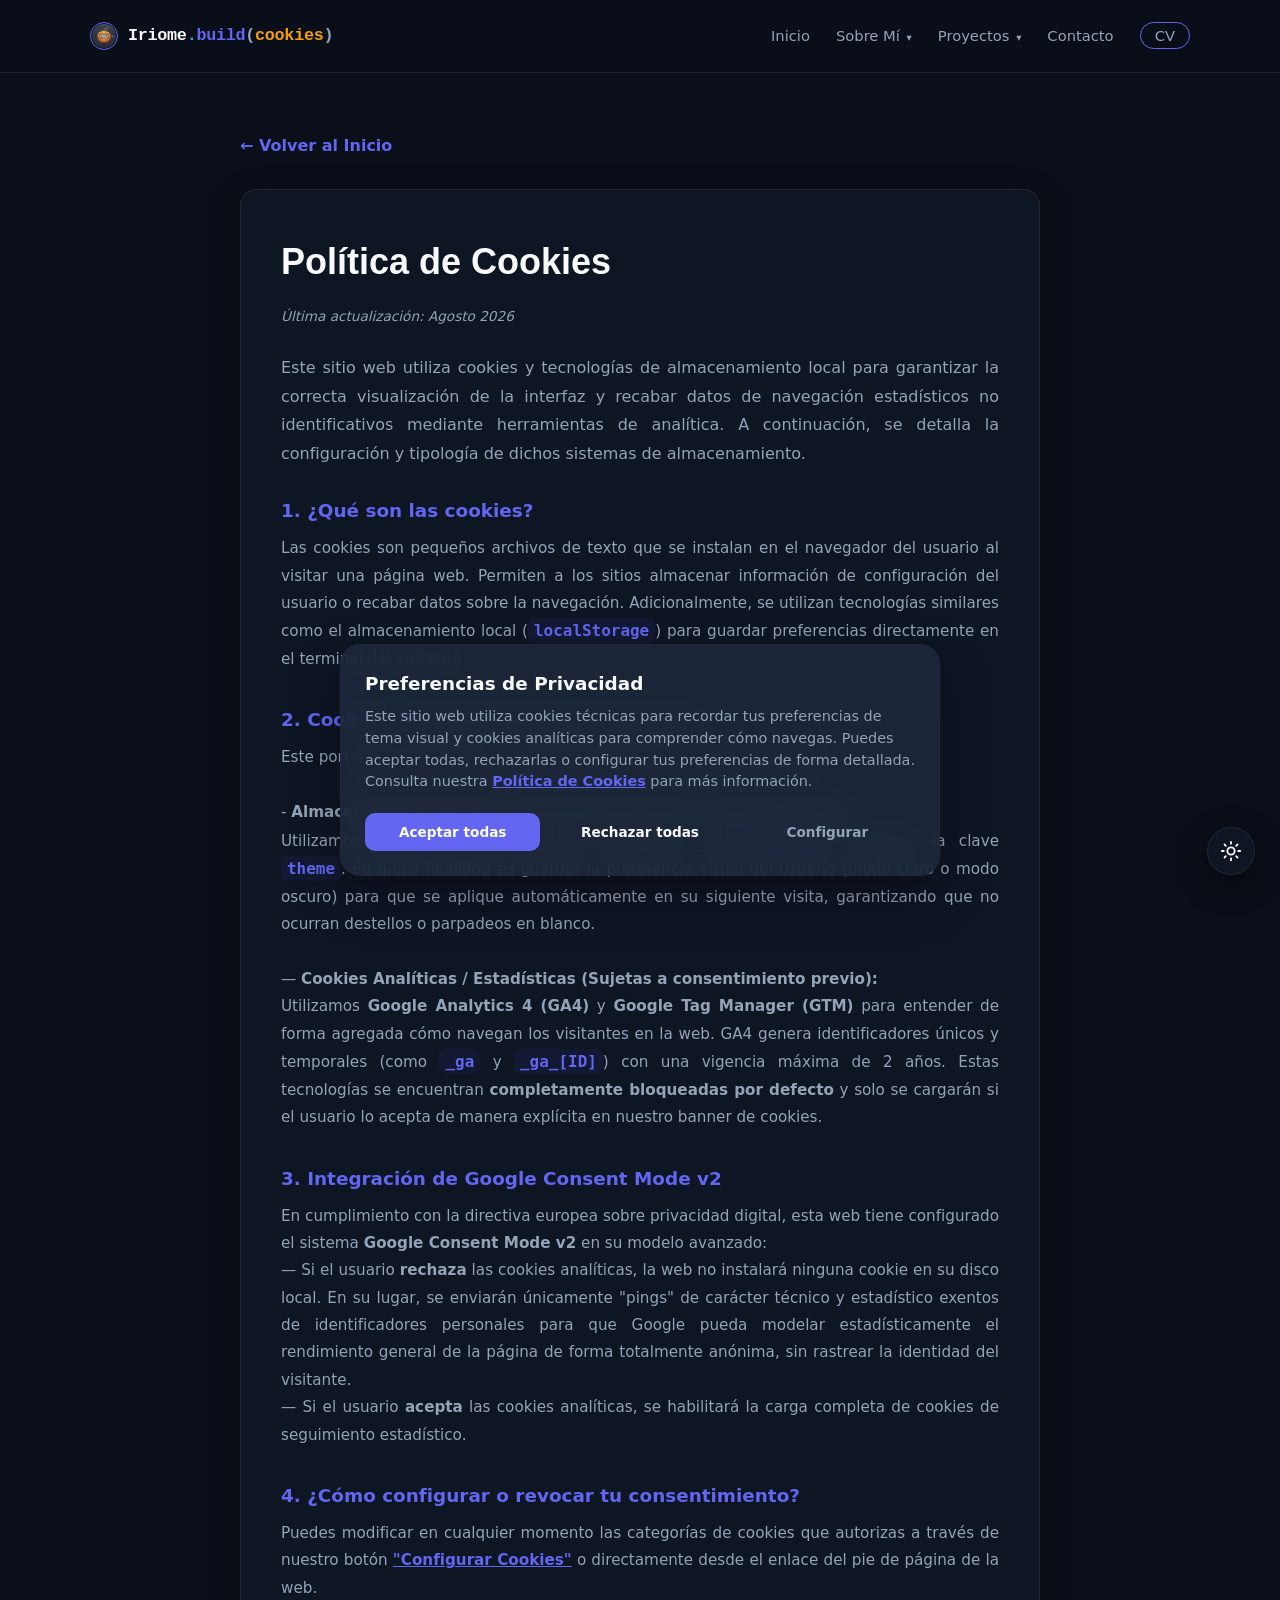
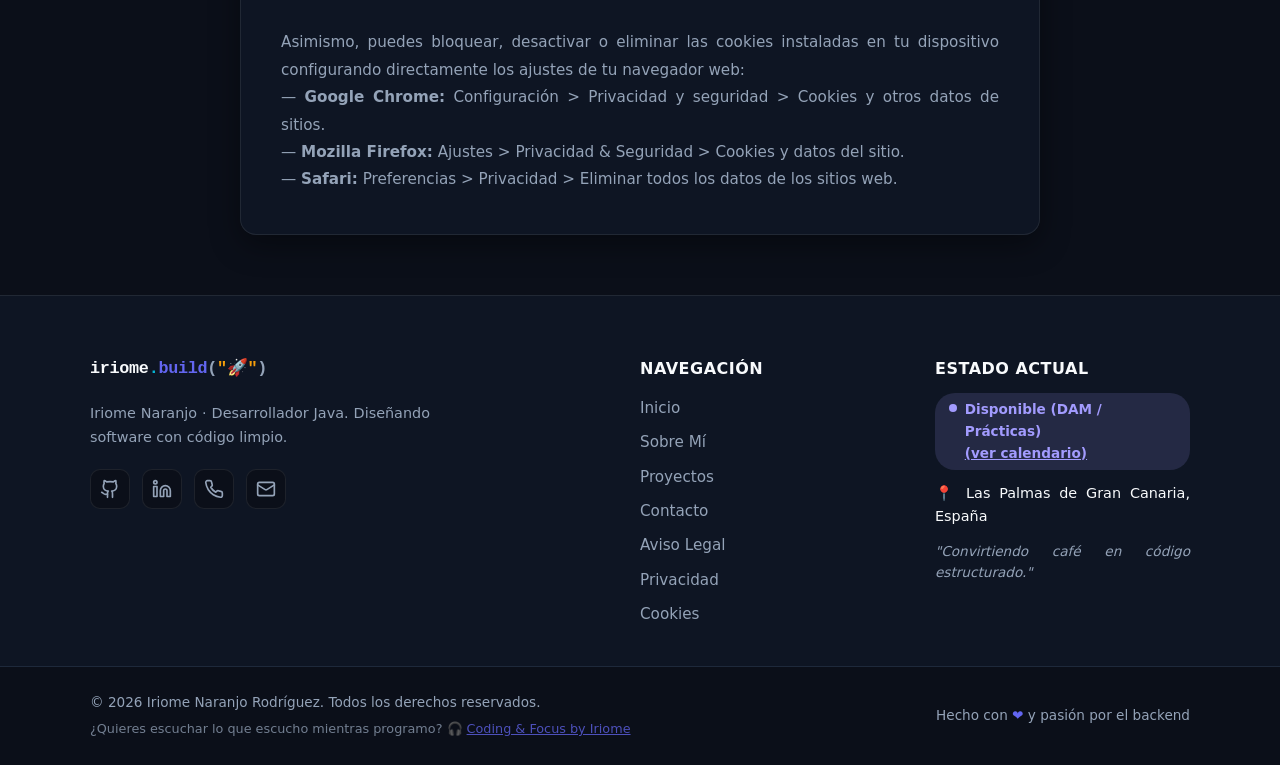
<file: politica-cookies.html>
<!DOCTYPE html>
<html lang="es">
<head>
    <meta charset="UTF-8">
    <meta name="viewport" content="width=device-width, initial-scale=1.0">
    <meta http-equiv="Content-Security-Policy" content="default-src 'self'; script-src 'self' 'unsafe-inline' https://www.googletagmanager.com; style-src 'self' 'unsafe-inline' https://fonts.googleapis.com; font-src 'self' https://fonts.gstatic.com data:; img-src 'self' data: https:; connect-src 'self' https://www.google-analytics.com https://analytics.google.com;">
    <title>Política de Cookies · Iriome Naranjo - Desarrollador Backend Java</title>
    <meta name="description" content="Política de Cookies reguladora del uso de almacenamiento local y cookies analíticas en el portafolio de Iriome Naranjo de conformidad con la LSSI-CE y la AEPD."><!-- Google Consent Mode v2 -->
    <script>
        window.dataLayer = window.dataLayer || [];
        function gtag(){dataLayer.push(arguments);}
        gtag('consent', 'default', {
            'analytics_storage': 'denied',
            'ad_storage': 'denied',
            'ad_user_data': 'denied',
            'ad_personalization': 'denied'
        });
    </script>

    <!-- Google Tag Manager -->
    <script>(function (w, d, s, l, i) {
            w[l] = w[l] || []; w[l].push({
                'gtm.start':
                    new Date().getTime(), event: 'gtm.js'
            }); var f = d.getElementsByTagName(s)[0],
                j = d.createElement(s), dl = l != 'dataLayer' ? '&l=' + l : ''; j.async = true; j.src =
                    'https://www.googletagmanager.com/gtm.js?id=' + i + dl; f.parentNode.insertBefore(j, f);
        })(window, document, 'script', 'dataLayer', 'GTM-KGFHGSRH');</script>
    <!-- End Google Tag Manager -->
    
    <!-- Open Graph -->
    <meta property="og:title" content="Política de Cookies · Iriome Naranjo - Desarrollador Backend Java">
    <meta property="og:description" content="Política de uso de cookies y tecnologías de almacenamiento de conformidad con la LSSI-CE y la AEPD.">
    <meta property="og:image" content="https://devnaranjo.github.io/Portfolio/src/assets/og-preview.webp">
    <meta property="og:url" content="https://devnaranjo.github.io/Portfolio/politica-cookies.html">
    <meta property="og:type" content="website">
    
    <!-- Canonical -->
    <link rel="canonical" href="https://devnaranjo.github.io/Portfolio/politica-cookies.html">
    <script>
        (function() {
            const savedTheme = localStorage.getItem('theme');
            if (savedTheme !== 'light') {
                document.documentElement.setAttribute('data-theme', 'dark');
            }
        })();
    </script>
    <link rel="stylesheet" href="src/css/style.css">
    <link rel="icon" type="image/webp" href="src/assets/logo.webp">
</head>
<body>
    <!-- Google Tag Manager (noscript) -->
    <noscript><iframe src="https://www.googletagmanager.com/ns.html?id=GTM-KGFHGSRH" height="0" width="0"
            style="display:none;visibility:hidden"></iframe></noscript>
    <!-- End Google Tag Manager (noscript) -->

    <!-- Menú de Navegación -->
    <header class="header">
        <div class="container nav">
            <a href="index.html" class="logo" id="nav-logo">
                <img src="src/assets/logo.webp" alt="Logo de Iriome.build" class="nav-logo-img">
                <span class="logo-code">Iriome<span class="logo-dot">.</span><span class="logo-method">build</span><span class="logo-parentheses">(</span><span class="logo-parameter">cookies</span><span class="logo-parentheses">)</span></span>
            </a>
            <ul class="nav-links">
                <li><a href="index.html" id="nav-link-home">Inicio</a></li>
                <li class="dropdown">
                    <a href="sobre-mi.html" id="nav-link-about" class="dropbtn">Sobre Mí <span class="arrow">▾</span></a>
                    <ul class="dropdown-content">
                        <li><a href="sobre-mi.html#about-section">Mi Historia</a></li>
                        <li><a href="sobre-mi.html#experience-section">Experiencia y Formación</a></li>
                        <li><a href="sobre-mi.html#challenges-section">RoadMap</a></li>
                        <li><a href="sobre-mi.html#availability-section">Disponibilidad</a></li>
                        <li><a href="sobre-mi.html#availability-calendar">Ver Calendario</a></li>
                    </ul>
                </li>
                <li class="dropdown">
                    <a href="proyectos.html" id="nav-link-projects" class="dropbtn">Proyectos <span class="arrow">▾</span></a>
                    <ul class="dropdown-content">
                        <li><a href="proyecto-habitly.html">Habitly</a></li>
                        <li><a href="proyecto-splitit.html">Split It</a></li>
                        <li><a href="proyecto-elpiedrero.html">El Piedrero</a></li>
                        <li><a href="proyectos.html">Ver todos</a></li>
                    </ul>
                </li>
                <li><a href="contacto.html" id="nav-link-contact">Contacto</a></li>
                <li><a href="cv.html" id="nav-link-cv" class="nav-cv-btn">CV</a></li>
            </ul>
        </div>
    </header>

    <!-- Contenido -->
    <main class="container">
        <section id="storage-policy-section" style="max-width: 800px; margin: 0 auto; padding: 60px 0;">
            <div style="margin-bottom: 30px;">
                <a href="index.html" style="color: var(--accent-rose); font-weight: 600; display: inline-flex; align-items: center; gap: 8px;">
                    ← Volver al Inicio
                </a>
            </div>

            <div class="card" style="padding: 40px; line-height: 1.8;">
                <h1 style="font-family: var(--font-serif); font-size: 2.25rem; margin-bottom: 10px; color: var(--text-primary);">Política de Cookies</h1>
                <p style="color: var(--text-secondary); font-size: 0.85rem; margin-bottom: 25px; font-style: italic;">
                    Última actualización: Agosto 2026
                </p>
                
                <p style="color: var(--text-secondary); margin-bottom: 25px; font-size: 1rem;">
                    Este sitio web utiliza cookies y tecnologías de almacenamiento local para garantizar la correcta visualización de la interfaz y recabar datos de navegación estadísticos no identificativos mediante herramientas de analítica. A continuación, se detalla la configuración y tipología de dichos sistemas de almacenamiento.
                </p>

                <div style="display: flex; flex-direction: column; gap: 30px; margin-top: 10px;">
                    <div>
                        <h3 style="font-family: var(--font-sans); color: var(--accent-rose); font-size: 1.15rem; margin-bottom: 8px; font-weight: 700;">1. ¿Qué son las cookies?</h3>
                        <p style="color: var(--text-secondary); margin: 0; font-size: 0.95rem;">
                            Las cookies son pequeños archivos de texto que se instalan en el navegador del usuario al visitar una página web. Permiten a los sitios almacenar información de configuración del usuario o recabar datos sobre la navegación. Adicionalmente, se utilizan tecnologías similares como el almacenamiento local (<code>localStorage</code>) para guardar preferencias directamente en el terminal del visitante.
                        </p>
                    </div>

                    <div>
                        <h3 style="font-family: var(--font-sans); color: var(--accent-rose); font-size: 1.15rem; margin-bottom: 8px; font-weight: 700;">2. Cookies y Almacenamientos Utilizados</h3>
                        <p style="color: var(--text-secondary); margin: 0; font-size: 0.95rem;">
                            Este portafolio web clasifica su almacenamiento de la siguiente manera:
                            <br><br>
                            - <strong>Almacenamiento Técnico / Necesario (Exento de consentimiento):</strong>
                            <br>
                            Utilizamos almacenamiento local del navegador (<code>localStorage</code>) mediante la clave <code>theme</code>. Su única finalidad es guardar la preferencia visual del usuario (modo claro o modo oscuro) para que se aplique automáticamente en su siguiente visita, garantizando que no ocurran destellos o parpadeos en blanco.
                            <br><br>
                            &mdash; <strong>Cookies Analíticas / Estadísticas (Sujetas a consentimiento previo):</strong>
                            <br>
                            Utilizamos <strong>Google Analytics 4 (GA4)</strong> y <strong>Google Tag Manager (GTM)</strong> para entender de forma agregada cómo navegan los visitantes en la web. GA4 genera identificadores únicos y temporales (como <code>_ga</code> y <code>_ga_[ID]</code>) con una vigencia máxima de 2 años. Estas tecnologías se encuentran <strong>completamente bloqueadas por defecto</strong> y solo se cargarán si el usuario lo acepta de manera explícita en nuestro banner de cookies.
                        </p>
                    </div>

                    <div>
                        <h3 style="font-family: var(--font-sans); color: var(--accent-rose); font-size: 1.15rem; margin-bottom: 8px; font-weight: 700;">3. Integración de Google Consent Mode v2</h3>
                        <p style="color: var(--text-secondary); margin: 0; font-size: 0.95rem;">
                            En cumplimiento con la directiva europea sobre privacidad digital, esta web tiene configurado el sistema <strong>Google Consent Mode v2</strong> en su modelo avanzado:
                            <br>
                            &mdash; Si el usuario <strong>rechaza</strong> las cookies analíticas, la web no instalará ninguna cookie en su disco local. En su lugar, se enviarán únicamente "pings" de carácter técnico y estadístico exentos de identificadores personales para que Google pueda modelar estadísticamente el rendimiento general de la página de forma totalmente anónima, sin rastrear la identidad del visitante.
                            <br>
                            &mdash; Si el usuario <strong>acepta</strong> las cookies analíticas, se habilitará la carga completa de cookies de seguimiento estadístico.
                        </p>
                    </div>

                    <div>
                        <h3 style="font-family: var(--font-sans); color: var(--accent-rose); font-size: 1.15rem; margin-bottom: 8px; font-weight: 700;">4. ¿Cómo configurar o revocar tu consentimiento?</h3>
                        <p style="color: var(--text-secondary); margin: 0; font-size: 0.95rem;">
                            Puedes modificar en cualquier momento las categorías de cookies que autorizas a través de nuestro botón <button id="btn-trigger-cst-page" style="background: none; border: none; color: var(--accent-rose); font-weight: bold; text-decoration: underline; cursor: pointer; padding: 0; font-family: inherit; font-size: inherit;">"Configurar Cookies"</button> o directamente desde el enlace del pie de página de la web.
                            <br><br>
                            Asimismo, puedes bloquear, desactivar o eliminar las cookies instaladas en tu dispositivo configurando directamente los ajustes de tu navegador web:
                            <br>
                            &mdash; <strong>Google Chrome:</strong> Configuración > Privacidad y seguridad > Cookies y otros datos de sitios.
                            <br>
                            &mdash; <strong>Mozilla Firefox:</strong> Ajustes > Privacidad & Seguridad > Cookies y datos del sitio.
                            <br>
                            &mdash; <strong>Safari:</strong> Preferencias > Privacidad > Eliminar todos los datos de los sitios web.
                        </p>
                    </div>
                </div>
            </div>
        </section>
    </main>

    <!-- Pie de Página -->
    <footer class="footer">
        <div class="container footer-grid">
            <!-- Columna 1: Marca y Redes -->
            <div class="footer-brand">
                <div class="logo">
                    <span class="logo-code">iriome<span class="logo-dot">.</span><span class="logo-method">build</span><span class="logo-parentheses">(</span><span class="logo-parameter">"🚀"</span><span class="logo-parentheses">)</span></span>
                </div>
                <p class="footer-brand-desc">Iriome Naranjo · Desarrollador Java. Diseñando software con código limpio.</p>
                <div class="footer-socials">
                    <a href="https://github.com/DevNaranjo" target="_blank" rel="noopener noreferrer" aria-label="GitHub">
                        <svg width="20" height="20" viewBox="0 0 24 24" fill="none" stroke="currentColor" stroke-width="2" stroke-linecap="round" stroke-linejoin="round"><path d="M15 22v-4a4.8 4.8 0 0 0-1-3.5c3 0 6-2 6-5.5.08-1.25-.27-2.48-1-3.5.28-1.15.28-2.35 0-3.5 0 0-1 0-3 1.5-2.64-.5-5.36-.5-8 0C6 2 5 2 5 2c-.3 1.15-.3 2.35 0 3.5A5.403 5.403 0 0 0 4 9c0 3.5 3 5.5 6 5.5-.39.49-.68 1.05-.85 1.65-.17.6-.22 1.23-.15 1.85v4"/><path d="M9 18c-4.51 2-5-2-7-2"/></svg>
                    </a>
                    <a href="https://linkedin.com/in/inaranjorodriguez" target="_blank" rel="noopener noreferrer" aria-label="LinkedIn">
                        <svg width="20" height="20" viewBox="0 0 24 24" fill="none" stroke="currentColor" stroke-width="2" stroke-linecap="round" stroke-linejoin="round"><path d="M16 8a6 6 0 0 1 6 6v7h-4v-7a2 2 0 0 0-2-2 2 2 0 0 0-2 2v7h-4v-7a6 6 0 0 1 6-6z"/><rect x="2" y="9" width="4" height="12"/><circle cx="4" cy="4" r="2"/></svg>
                    </a>
                    <a href="#" data-contact="phone" aria-label="Teléfono" id="footer-phone">
                        <svg width="20" height="20" viewBox="0 0 24 24" fill="none" stroke="currentColor" stroke-width="2" stroke-linecap="round" stroke-linejoin="round"><path d="M22 16.92v3a2 2 0 0 1-2.18 2 19.79 19.79 0 0 1-8.63-3.07 19.5 19.5 0 0 1-6-6 19.79 19.79 0 0 1-3.07-8.67A2 2 0 0 1 4.11 2h3a2 2 0 0 1 2 1.72 12.84 12.84 0 0 0 .7 2.81 2 2 0 0 1-.45 2.11L8.09 9.91a16 16 0 0 0 6 6l1.27-1.27a2 2 0 0 1 2.11-.45 12.84 12.84 0 0 0 2.81.7A2 2 0 0 1 22 16.92z"/></svg>
                    </a>
                    <a href="#" data-contact="email" aria-label="Email (Gmail)">
                        <svg width="20" height="20" viewBox="0 0 24 24" fill="none" stroke="currentColor" stroke-width="2" stroke-linecap="round" stroke-linejoin="round"><rect width="20" height="16" x="2" y="4" rx="2"/><path d="m22 7-8.97 5.7a1.94 1.94 0 0 1-2.06 0L2 7"/></svg>
                    </a>
                </div>
            </div>
            
            <!-- Columna 2: Navegación -->
            <div class="footer-nav">
                <h4>Navegación</h4>
                <ul class="footer-nav-list">
                    <li><a href="index.html">Inicio</a></li>
                    <li><a href="sobre-mi.html">Sobre Mí</a></li>
                    <li><a href="proyectos.html">Proyectos</a></li>
                    <li><a href="contacto.html">Contacto</a></li>
                    <li><a href="aviso-legal.html">Aviso Legal</a></li>
                    <li><a href="privacidad.html">Privacidad</a></li>
                    <li><a href="politica-cookies.html">Cookies</a></li>
                </ul>
            </div>
            
            <!-- Columna 3: Estado y Disponibilidad -->
            <div class="footer-status">
                <h4>Estado Actual</h4>
                <div class="status-indicator">
                    <span class="status-dot-green"></span>
                    <span class="status-text">Disponible (DAM / Prácticas)</span>
                </div>
                <p class="status-location">📍 Las Palmas de Gran Canaria, España</p>
                <p class="status-quote">"Convirtiendo café en código estructurado."</p>
            </div>
        </div>
        
        <!-- Línea de copyright inferior -->
        <div class="footer-bottom">
            <div class="container footer-bottom-content">
                <div class="footer-copyright-info">
                    <p>© 2026 Iriome Naranjo Rodríguez. Todos los derechos reservados.</p>
                    <p class="footer-easter-egg" style="font-size: 0.8rem; color: var(--text-secondary); margin-top: 5px; opacity: 0.75; transition: opacity 0.3s ease;">
                        ¿Quieres escuchar lo que escucho mientras programo? 🎧 
                        <a href="https://www.youtube.com/playlist?list=PL2VJPU_YK0GsWpElVDiiEvzj0VpH7Hd2J" target="_blank" rel="noopener noreferrer" style="color: var(--accent-rose); text-decoration: underline; font-weight: 500;">Coding & Focus by Iriome</a>
                    </p>
                </div>
                <p class="made-with">Hecho con <span class="heart">❤️</span> y pasión por el backend</p>
            </div>
        </div>
    </footer>

    <!-- Botón Flotante de Modo Oscuro -->
    <button id="theme-toggle" class="theme-toggle" aria-label="Alternar tema visual claro y oscuro">
        <!-- Sun Icon (SVG) -->
        <svg class="sun-icon" viewBox="0 0 24 24" fill="none" stroke="currentColor" stroke-width="2" stroke-linecap="round" stroke-linejoin="round"><circle cx="12" cy="12" r="4"/><path d="M12 2v2"/><path d="M12 20v2"/><path d="m4.93 4.93 1.41 1.41"/><path d="m17.66 17.66 1.41 1.41"/><path d="M2 12h2"/><path d="M20 12h2"/><path d="m6.34 17.66-1.41 1.41"/><path d="m19.07 4.93-1.41 1.41"/></svg>
        <!-- Moon Icon (SVG) -->
        <svg class="moon-icon" viewBox="0 0 24 24" fill="none" stroke="currentColor" stroke-width="2" stroke-linecap="round" stroke-linejoin="round"><path d="M12 3a6 6 0 0 0 9 9 9 9 0 1 1-9-9Z"/></svg>
    </button>

    <script src="src/js/script.js"></script>
</body>
</html>
</file>
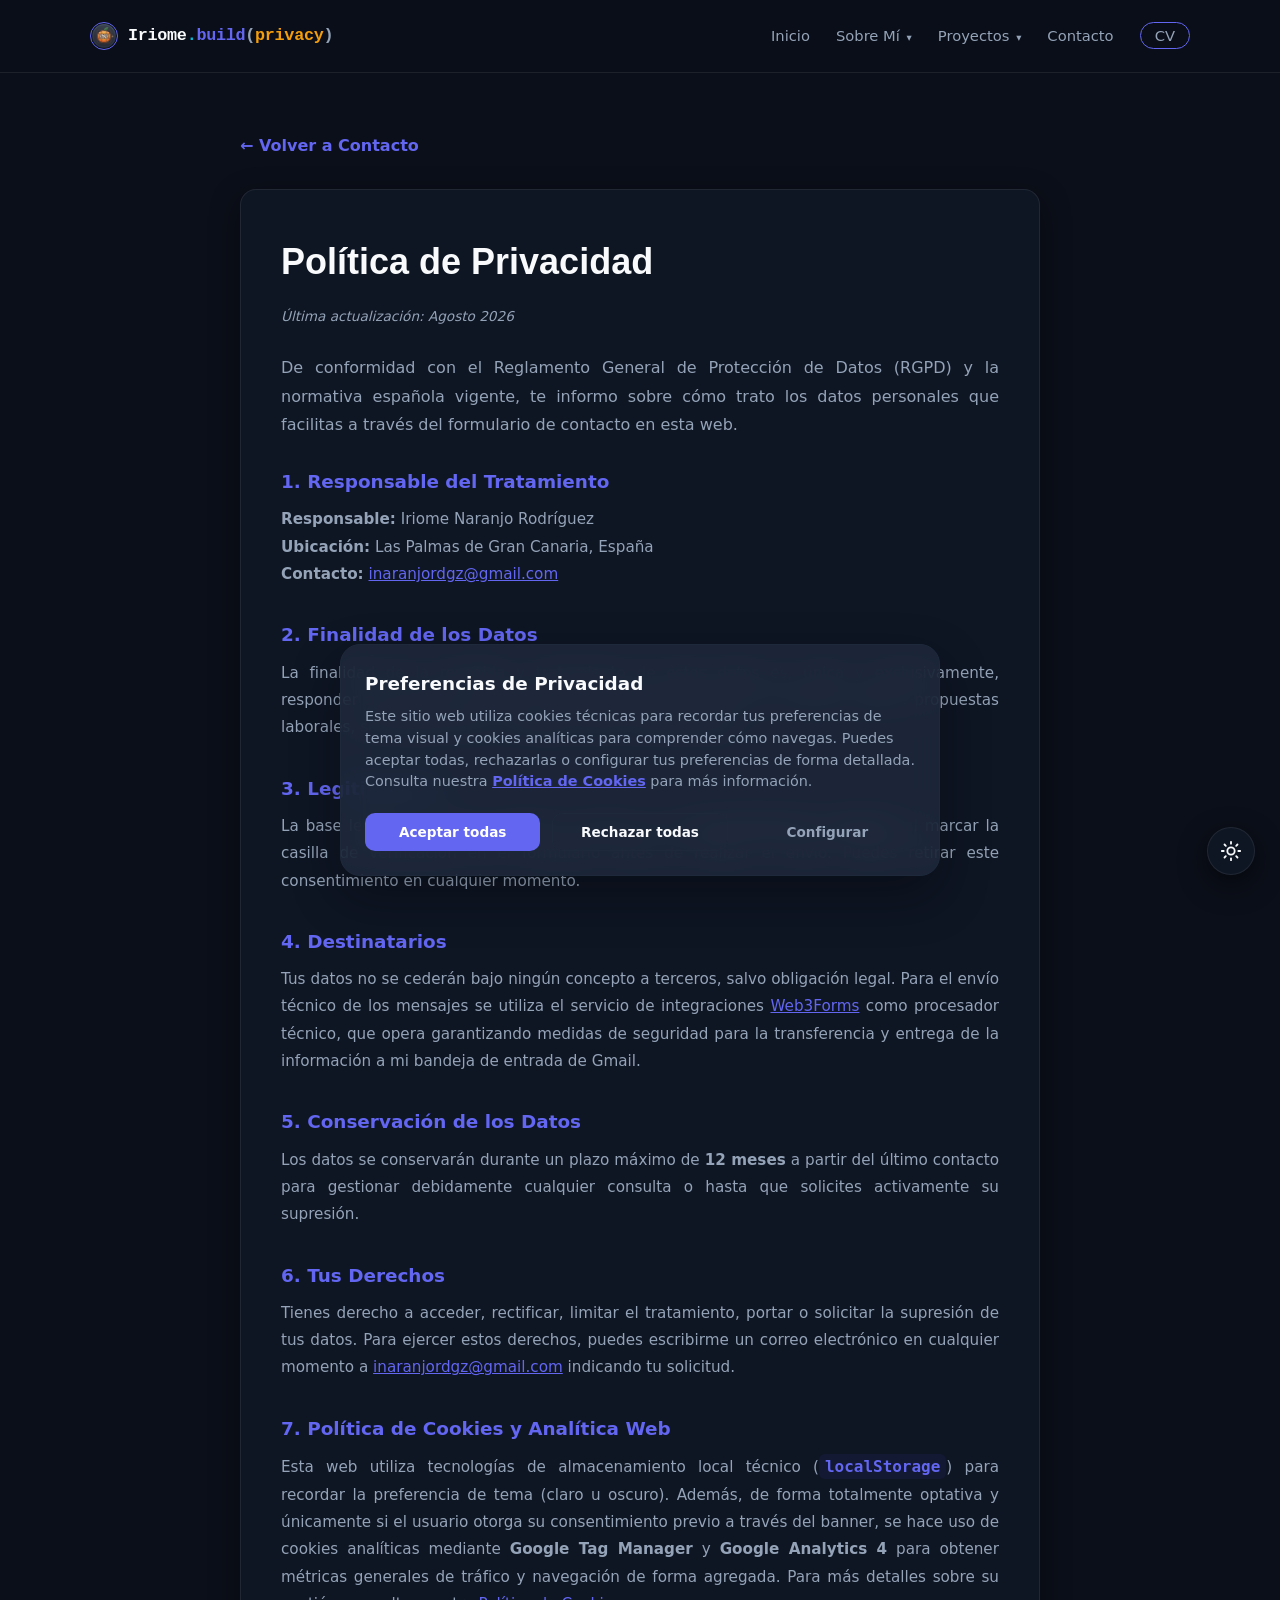
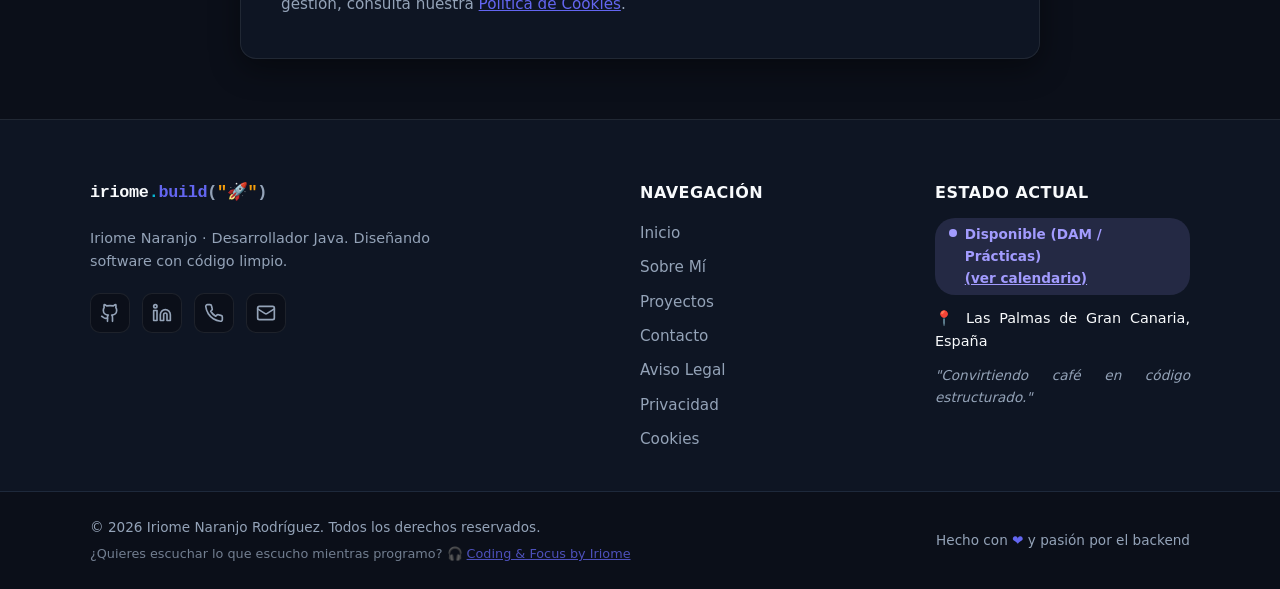
<file: privacidad.html>
<!DOCTYPE html>
<html lang="es">
<head>
    <meta charset="UTF-8">
    <meta name="viewport" content="width=device-width, initial-scale=1.0">
    <meta http-equiv="Content-Security-Policy" content="default-src 'self'; script-src 'self' 'unsafe-inline' https://www.googletagmanager.com; style-src 'self' 'unsafe-inline' https://fonts.googleapis.com; font-src 'self' https://fonts.gstatic.com data:; img-src 'self' data: https:; connect-src 'self' https://www.google-analytics.com https://analytics.google.com;">
    <title>Política de Privacidad · Iriome Naranjo - Desarrollador Backend Java</title>
    <meta name="description" content="Desarrollador Backend Java especializado en construir código estructurado y escalable, con experiencia complementaria en automatización de procesos (RPA/PAD)."><!-- Google Consent Mode v2 -->
    <script>
        window.dataLayer = window.dataLayer || [];
        function gtag(){dataLayer.push(arguments);}
        gtag('consent', 'default', {
            'analytics_storage': 'denied',
            'ad_storage': 'denied',
            'ad_user_data': 'denied',
            'ad_personalization': 'denied'
        });
    </script>

    <!-- Google Tag Manager -->
    <script>(function (w, d, s, l, i) {
            w[l] = w[l] || []; w[l].push({
                'gtm.start':
                    new Date().getTime(), event: 'gtm.js'
            }); var f = d.getElementsByTagName(s)[0],
                j = d.createElement(s), dl = l != 'dataLayer' ? '&l=' + l : ''; j.async = true; j.src =
                    'https://www.googletagmanager.com/gtm.js?id=' + i + dl; f.parentNode.insertBefore(j, f);
        })(window, document, 'script', 'dataLayer', 'GTM-KGFHGSRH');</script>
    <!-- End Google Tag Manager -->
    
    <!-- Open Graph -->
    <meta property="og:title" content="Política de Privacidad · Iriome Naranjo - Desarrollador Backend Java">
    <meta property="og:description" content="Portfolio con proyectos reales en producción, simulador interactivo de consola y soluciones de automatización.">
    <meta property="og:image" content="https://devnaranjo.github.io/Portfolio/src/assets/og-preview.webp">
    <meta property="og:url" content="https://devnaranjo.github.io/Portfolio/privacidad.html">
    <meta property="og:type" content="website">
    
    <!-- Canonical -->
    <link rel="canonical" href="https://devnaranjo.github.io/Portfolio/privacidad.html">
    <script>
        (function() {
            const savedTheme = localStorage.getItem('theme');
            if (savedTheme !== 'light') {
                document.documentElement.setAttribute('data-theme', 'dark');
            }
        })();
    </script>
    <link rel="stylesheet" href="src/css/style.css">
    <link rel="icon" type="image/webp" href="src/assets/logo.webp">
</head>
<body>
    <!-- Google Tag Manager (noscript) -->
    <noscript><iframe src="https://www.googletagmanager.com/ns.html?id=GTM-KGFHGSRH" height="0" width="0"
            style="display:none;visibility:hidden"></iframe></noscript>
    <!-- End Google Tag Manager (noscript) -->

    <!-- Menú de Navegación -->
    <header class="header">
        <div class="container nav">
            <a href="index.html" class="logo" id="nav-logo">
                <img src="src/assets/logo.webp" alt="Logo de Iriome.build" class="nav-logo-img">
                <span class="logo-code">Iriome<span class="logo-dot">.</span><span class="logo-method">build</span><span class="logo-parentheses">(</span><span class="logo-parameter">privacy</span><span class="logo-parentheses">)</span></span>
            </a>
            <ul class="nav-links">
                <li><a href="index.html" id="nav-link-home">Inicio</a></li>
                <li class="dropdown">
                    <a href="sobre-mi.html" id="nav-link-about" class="dropbtn">Sobre Mí <span class="arrow">▾</span></a>
                    <ul class="dropdown-content">
                        <li><a href="sobre-mi.html#about-section">Mi Historia</a></li>
                        <li><a href="sobre-mi.html#experience-section">Experiencia y Formación</a></li>
                        <li><a href="sobre-mi.html#challenges-section">RoadMap</a></li>
                        <li><a href="sobre-mi.html#availability-section">Disponibilidad</a></li>
                        <li><a href="sobre-mi.html#availability-calendar">Ver Calendario</a></li>
                    </ul>
                </li>
                <li class="dropdown">
                    <a href="proyectos.html" id="nav-link-projects" class="dropbtn">Proyectos <span class="arrow">▾</span></a>
                    <ul class="dropdown-content">
                        <li><a href="proyecto-habitly.html">Habitly</a></li>
                        <li><a href="proyecto-splitit.html">Split It</a></li>
                        <li><a href="proyecto-elpiedrero.html">El Piedrero</a></li>
                        <li><a href="proyectos.html">Ver todos</a></li>
                    </ul>
                </li>
                <li><a href="contacto.html" id="nav-link-contact">Contacto</a></li>
                <li><a href="cv.html" id="nav-link-cv" class="nav-cv-btn">CV</a></li>
            </ul>
        </div>
    </header>

    <!-- Contenido -->
    <main class="container">
        <section id="privacy-section" style="max-width: 800px; margin: 0 auto; padding: 60px 0;">
            <div style="margin-bottom: 30px;">
                <a href="contacto.html" style="color: var(--accent-rose); font-weight: 600; display: inline-flex; align-items: center; gap: 8px;">
                    ← Volver a Contacto
                </a>
            </div>

            <div class="card" style="padding: 40px; line-height: 1.8;">
                <h1 style="font-family: var(--font-serif); font-size: 2.25rem; margin-bottom: 10px; color: var(--text-primary);">Política de Privacidad</h1>
                <p style="color: var(--text-secondary); font-size: 0.85rem; margin-bottom: 25px; font-style: italic;">
                    Última actualización: Agosto 2026
                </p>
                
                <p style="color: var(--text-secondary); margin-bottom: 25px; font-size: 1rem;">
                    De conformidad con el Reglamento General de Protección de Datos (RGPD) y la normativa española vigente, te informo sobre cómo trato los datos personales que facilitas a través del formulario de contacto en esta web.
                </p>

                <div style="display: flex; flex-direction: column; gap: 30px; margin-top: 10px;">
                    <div>
                        <h3 style="font-family: var(--font-sans); color: var(--accent-rose); font-size: 1.15rem; margin-bottom: 8px; font-weight: 700;">1. Responsable del Tratamiento</h3>
                        <p style="color: var(--text-secondary); margin: 0; font-size: 0.95rem;">
                            <strong>Responsable:</strong> Iriome Naranjo Rodríguez<br>
                            <strong>Ubicación:</strong> Las Palmas de Gran Canaria, España<br>
                            <strong>Contacto:</strong> <a href="#" data-contact="email" style="color: var(--accent-rose); text-decoration: underline;"><span data-contact-text="email"></span></a>
                        </p>
                    </div>

                    <div>
                        <h3 style="font-family: var(--font-sans); color: var(--accent-rose); font-size: 1.15rem; margin-bottom: 8px; font-weight: 700;">2. Finalidad de los Datos</h3>
                        <p style="color: var(--text-secondary); margin: 0; font-size: 0.95rem;">
                            La finalidad de la recogida y tratamiento de estos datos es, única y exclusivamente, responder a los mensajes enviados a través del formulario de contacto (dudas, propuestas laborales, solicitudes de CV o colaboraciones profesionales).
                        </p>
                    </div>

                    <div>
                        <h3 style="font-family: var(--font-sans); color: var(--accent-rose); font-size: 1.15rem; margin-bottom: 8px; font-weight: 700;">3. Legitimación</h3>
                        <p style="color: var(--text-secondary); margin: 0; font-size: 0.95rem;">
                            La base legal por la que se tratan tus datos es tu <strong>consentimiento explícito</strong> al marcar la casilla de verificación en el formulario antes de realizar el envío. Puedes retirar este consentimiento en cualquier momento.
                        </p>
                    </div>

                    <div>
                        <h3 style="font-family: var(--font-sans); color: var(--accent-rose); font-size: 1.15rem; margin-bottom: 8px; font-weight: 700;">4. Destinatarios</h3>
                        <p style="color: var(--text-secondary); margin: 0; font-size: 0.95rem;">
                            Tus datos no se cederán bajo ningún concepto a terceros, salvo obligación legal. Para el envío técnico de los mensajes se utiliza el servicio de integraciones <a href="https://web3forms.com" target="_blank" rel="noopener noreferrer" style="color: var(--accent-rose); text-decoration: underline;">Web3Forms</a> como procesador técnico, que opera garantizando medidas de seguridad para la transferencia y entrega de la información a mi bandeja de entrada de Gmail.
                        </p>
                    </div>

                    <div>
                        <h3 style="font-family: var(--font-sans); color: var(--accent-rose); font-size: 1.15rem; margin-bottom: 8px; font-weight: 700;">5. Conservación de los Datos</h3>
                        <p style="color: var(--text-secondary); margin: 0; font-size: 0.95rem;">
                            Los datos se conservarán durante un plazo máximo de <strong>12 meses</strong> a partir del último contacto para gestionar debidamente cualquier consulta o hasta que solicites activamente su supresión.
                        </p>
                    </div>

                    <div>
                        <h3 style="font-family: var(--font-sans); color: var(--accent-rose); font-size: 1.15rem; margin-bottom: 8px; font-weight: 700;">6. Tus Derechos</h3>
                        <p style="color: var(--text-secondary); margin: 0; font-size: 0.95rem;">
                            Tienes derecho a acceder, rectificar, limitar el tratamiento, portar o solicitar la supresión de tus datos. Para ejercer estos derechos, puedes escribirme un correo electrónico en cualquier momento a <a href="#" data-contact="email" style="color: var(--accent-rose); text-decoration: underline;"><span data-contact-text="email"></span></a> indicando tu solicitud.
                        </p>
                    </div>

                    <div>
                        <h3 style="font-family: var(--font-sans); color: var(--accent-rose); font-size: 1.15rem; margin-bottom: 8px; font-weight: 700;">7. Política de Cookies y Analítica Web</h3>
                        <p style="color: var(--text-secondary); margin: 0; font-size: 0.95rem;">
                            Esta web utiliza tecnologías de almacenamiento local técnico (<code>localStorage</code>) para recordar la preferencia de tema (claro u oscuro). Además, de forma totalmente optativa y únicamente si el usuario otorga su consentimiento previo a través del banner, se hace uso de cookies analíticas mediante <strong>Google Tag Manager</strong> y <strong>Google Analytics 4</strong> para obtener métricas generales de tráfico y navegación de forma agregada. Para más detalles sobre su gestión, consulta nuestra <a href="politica-cookies.html" style="color: var(--accent-rose); text-decoration: underline;">Política de Cookies</a>.
                        </p>
                    </div>
                </div>
            </div>
        </section>
    </main>

    <!-- Pie de Página -->
    <footer class="footer">
        <div class="container footer-grid">
            <!-- Columna 1: Marca y Redes -->
            <div class="footer-brand">
                <div class="logo">
                    <span class="logo-code">iriome<span class="logo-dot">.</span><span class="logo-method">build</span><span class="logo-parentheses">(</span><span class="logo-parameter">"🚀"</span><span class="logo-parentheses">)</span></span>
                </div>
                <p class="footer-brand-desc">Iriome Naranjo · Desarrollador Java. Diseñando software con código limpio.</p>
                <div class="footer-socials">
                    <a href="https://github.com/DevNaranjo" target="_blank" rel="noopener noreferrer" aria-label="GitHub">
                        <svg width="20" height="20" viewBox="0 0 24 24" fill="none" stroke="currentColor" stroke-width="2" stroke-linecap="round" stroke-linejoin="round"><path d="M15 22v-4a4.8 4.8 0 0 0-1-3.5c3 0 6-2 6-5.5.08-1.25-.27-2.48-1-3.5.28-1.15.28-2.35 0-3.5 0 0-1 0-3 1.5-2.64-.5-5.36-.5-8 0C6 2 5 2 5 2c-.3 1.15-.3 2.35 0 3.5A5.403 5.403 0 0 0 4 9c0 3.5 3 5.5 6 5.5-.39.49-.68 1.05-.85 1.65-.17.6-.22 1.23-.15 1.85v4"/><path d="M9 18c-4.51 2-5-2-7-2"/></svg>
                    </a>
                    <a href="https://linkedin.com/in/inaranjorodriguez" target="_blank" rel="noopener noreferrer" aria-label="LinkedIn">
                        <svg width="20" height="20" viewBox="0 0 24 24" fill="none" stroke="currentColor" stroke-width="2" stroke-linecap="round" stroke-linejoin="round"><path d="M16 8a6 6 0 0 1 6 6v7h-4v-7a2 2 0 0 0-2-2 2 2 0 0 0-2 2v7h-4v-7a6 6 0 0 1 6-6z"/><rect x="2" y="9" width="4" height="12"/><circle cx="4" cy="4" r="2"/></svg>
                    </a>
                    <a href="#" data-contact="phone" aria-label="Teléfono" id="footer-phone">
                        <svg width="20" height="20" viewBox="0 0 24 24" fill="none" stroke="currentColor" stroke-width="2" stroke-linecap="round" stroke-linejoin="round"><path d="M22 16.92v3a2 2 0 0 1-2.18 2 19.79 19.79 0 0 1-8.63-3.07 19.5 19.5 0 0 1-6-6 19.79 19.79 0 0 1-3.07-8.67A2 2 0 0 1 4.11 2h3a2 2 0 0 1 2 1.72 12.84 12.84 0 0 0 .7 2.81 2 2 0 0 1-.45 2.11L8.09 9.91a16 16 0 0 0 6 6l1.27-1.27a2 2 0 0 1 2.11-.45 12.84 12.84 0 0 0 2.81.7A2 2 0 0 1 22 16.92z"/></svg>
                    </a>
                    <a href="#" data-contact="email" aria-label="Email (Gmail)">
                        <svg width="20" height="20" viewBox="0 0 24 24" fill="none" stroke="currentColor" stroke-width="2" stroke-linecap="round" stroke-linejoin="round"><rect width="20" height="16" x="2" y="4" rx="2"/><path d="m22 7-8.97 5.7a1.94 1.94 0 0 1-2.06 0L2 7"/></svg>
                    </a>
                </div>
            </div>
            
            <!-- Columna 2: Navegación -->
            <div class="footer-nav">
                <h4>Navegación</h4>
                <ul class="footer-nav-list">
                    <li><a href="index.html">Inicio</a></li>
                    <li><a href="sobre-mi.html">Sobre Mí</a></li>
                    <li><a href="proyectos.html">Proyectos</a></li>
                    <li><a href="contacto.html">Contacto</a></li>
                    <li><a href="aviso-legal.html">Aviso Legal</a></li>
                    <li><a href="privacidad.html">Privacidad</a></li>
                    <li><a href="politica-cookies.html">Cookies</a></li>
                </ul>
            </div>
            
            <!-- Columna 3: Estado y Disponibilidad -->
            <div class="footer-status">
                <h4>Estado Actual</h4>
                <div class="status-indicator">
                    <span class="status-dot-green"></span>
                    <span class="status-text">Disponible (DAM / Prácticas)</span>
                </div>
                <p class="status-location">📍 Las Palmas de Gran Canaria, España</p>
                <p class="status-quote">"Convirtiendo café en código estructurado."</p>
            </div>
        </div>
        
        <!-- Línea de copyright inferior -->
        <div class="footer-bottom">
            <div class="container footer-bottom-content">
                <div class="footer-copyright-info">
                    <p>© 2026 Iriome Naranjo Rodríguez. Todos los derechos reservados.</p>
                    <p class="footer-easter-egg" style="font-size: 0.8rem; color: var(--text-secondary); margin-top: 5px; opacity: 0.75; transition: opacity 0.3s ease;">
                        ¿Quieres escuchar lo que escucho mientras programo? 🎧 
                        <a href="https://www.youtube.com/playlist?list=PL2VJPU_YK0GsWpElVDiiEvzj0VpH7Hd2J" target="_blank" rel="noopener noreferrer" style="color: var(--accent-rose); text-decoration: underline; font-weight: 500;">Coding & Focus by Iriome</a>
                    </p>
                </div>
                <p class="made-with">Hecho con <span class="heart">❤️</span> y pasión por el backend</p>
            </div>
        </div>
    </footer>

    <!-- Botón Flotante de Modo Oscuro -->
    <button id="theme-toggle" class="theme-toggle" aria-label="Alternar tema visual claro y oscuro">
        <!-- Sun Icon (SVG) -->
        <svg class="sun-icon" viewBox="0 0 24 24" fill="none" stroke="currentColor" stroke-width="2" stroke-linecap="round" stroke-linejoin="round"><circle cx="12" cy="12" r="4"/><path d="M12 2v2"/><path d="M12 20v2"/><path d="m4.93 4.93 1.41 1.41"/><path d="m17.66 17.66 1.41 1.41"/><path d="M2 12h2"/><path d="M20 12h2"/><path d="m6.34 17.66-1.41 1.41"/><path d="m19.07 4.93-1.41 1.41"/></svg>
        <!-- Moon Icon (SVG) -->
        <svg class="moon-icon" viewBox="0 0 24 24" fill="none" stroke="currentColor" stroke-width="2" stroke-linecap="round" stroke-linejoin="round"><path d="M12 3a6 6 0 0 0 9 9 9 9 0 1 1-9-9Z"/></svg>
    </button>

    <script src="src/js/script.js"></script>
</body>
</html>
</file>
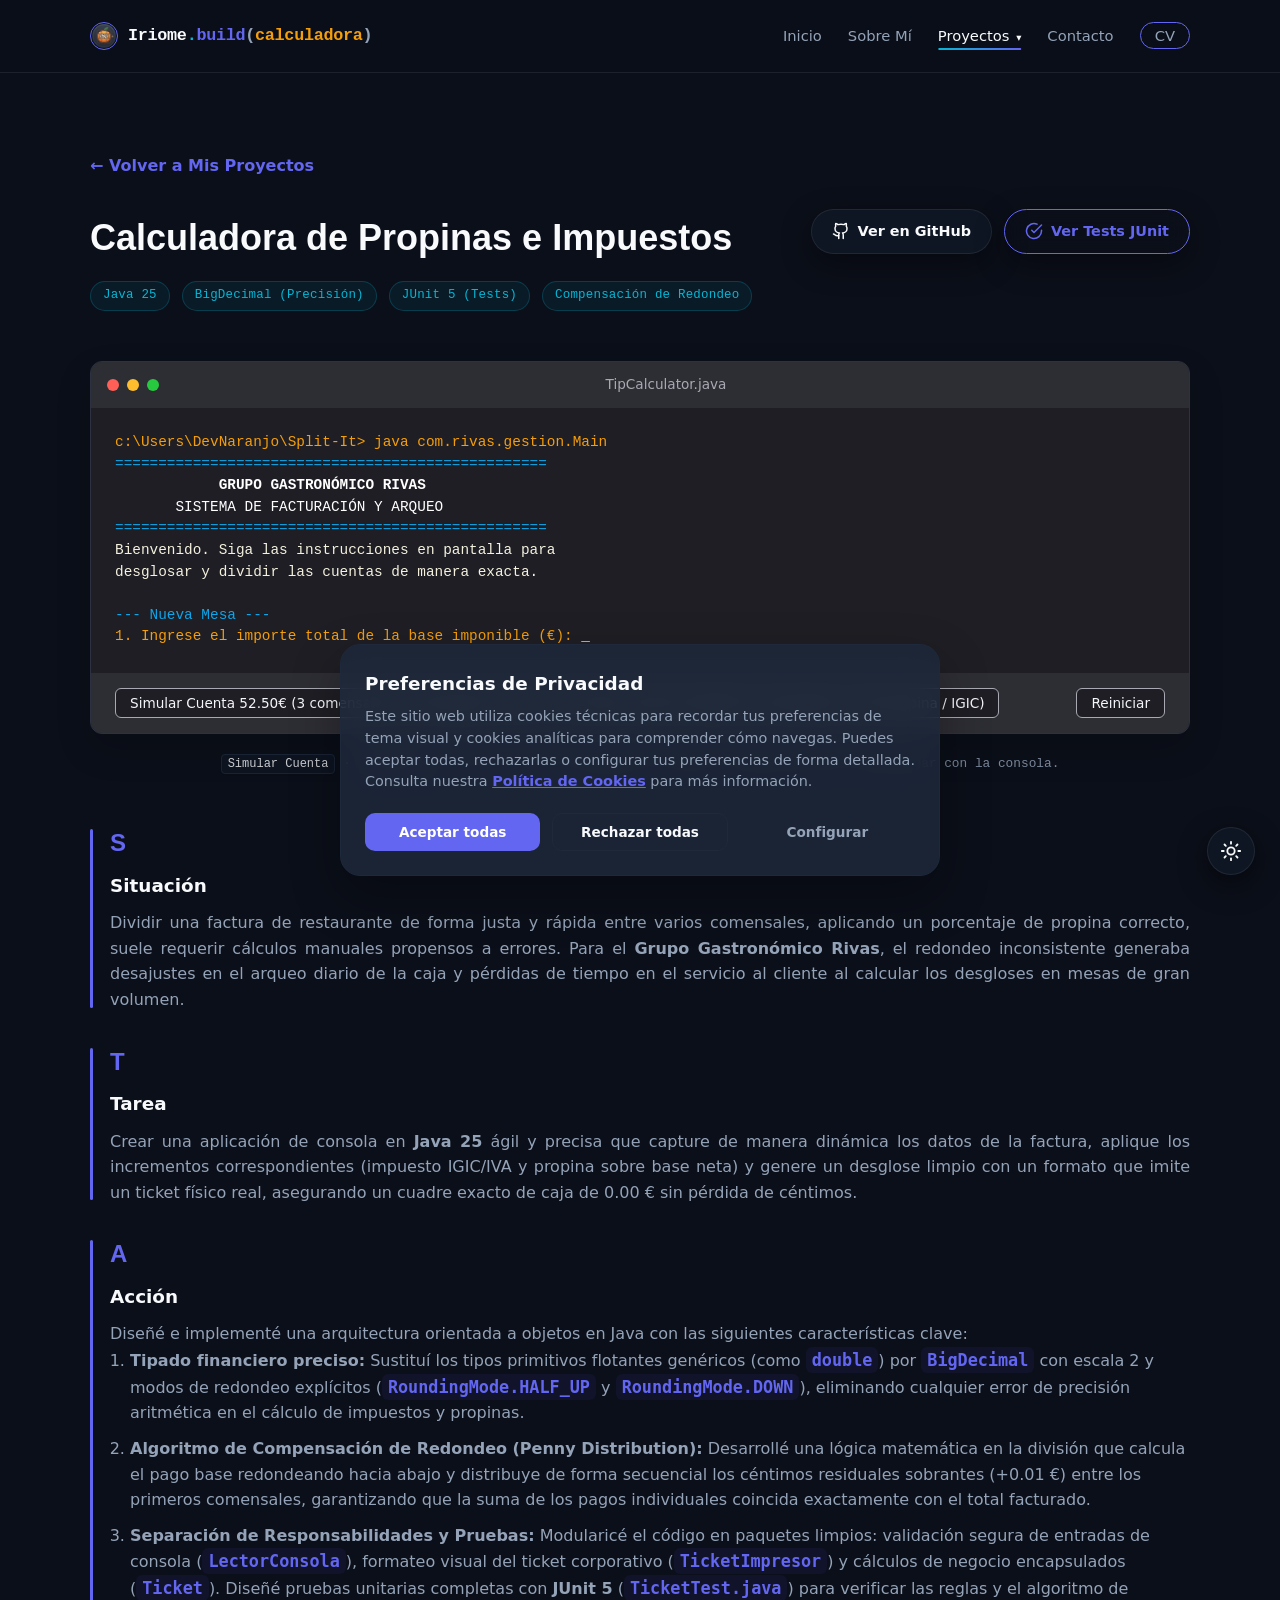
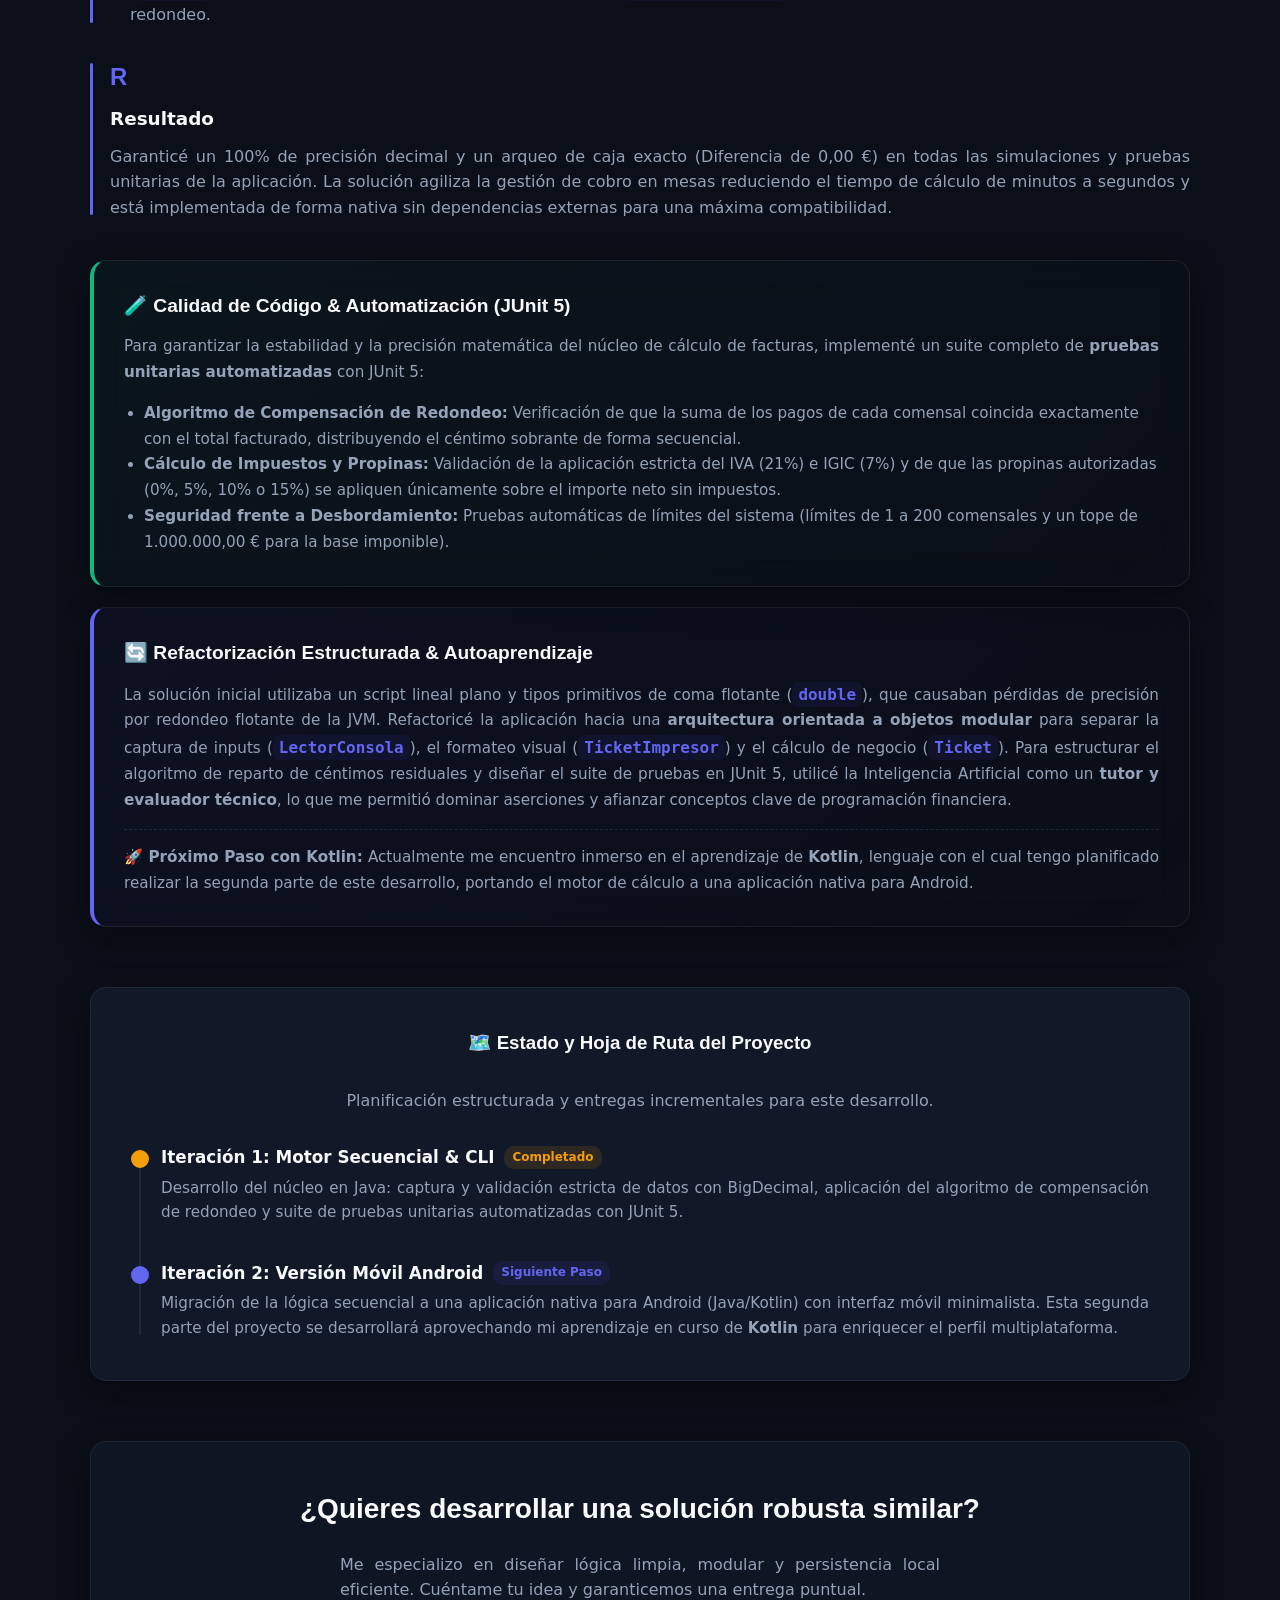
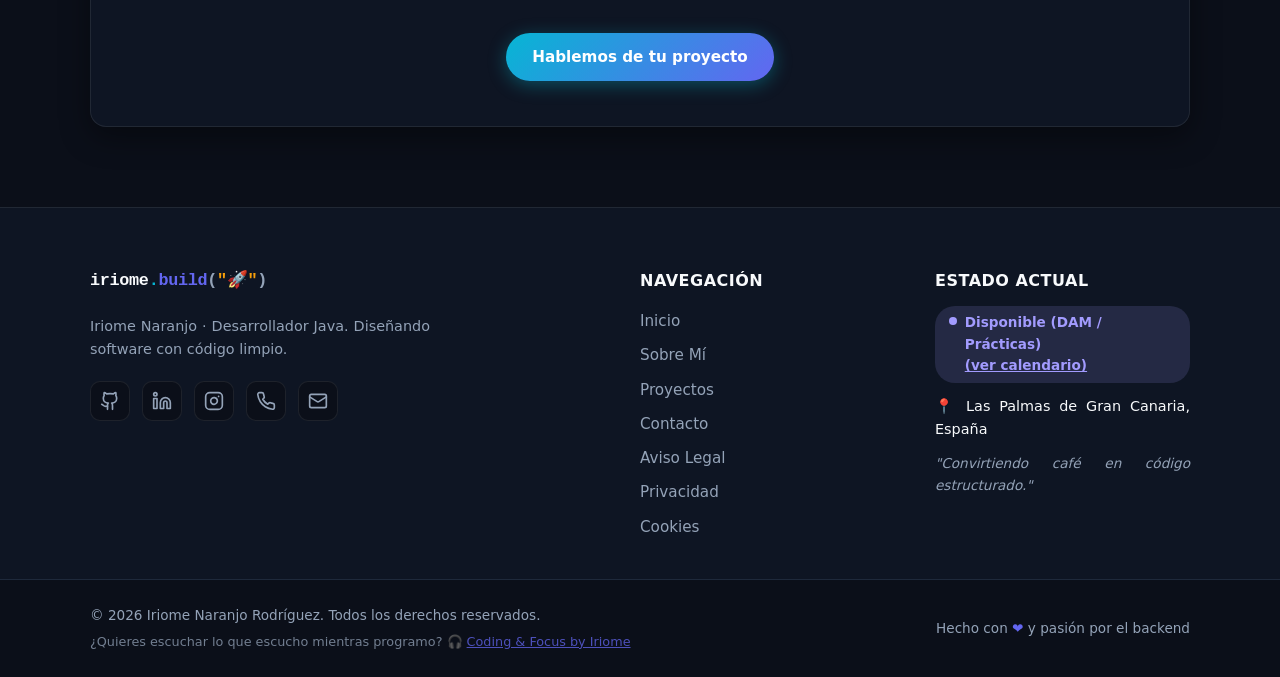
<file: proyecto-calculadora.html>
<!DOCTYPE html>
<html lang="es">
<head>
    <meta charset="UTF-8">
    <meta name="viewport" content="width=device-width, initial-scale=1.0">
    <title>Calculadora de Propinas · Iriome Naranjo - Desarrollador Backend Java</title>
    <meta name="description" content="Desarrollador Backend Java especializado en construir código estructurado y escalable, con experiencia complementaria en automatización de procesos (RPA/PAD).">

    <!-- Google Tag Manager -->
    <script>(function (w, d, s, l, i) {
            w[l] = w[l] || []; w[l].push({
                'gtm.start':
                    new Date().getTime(), event: 'gtm.js'
            }); var f = d.getElementsByTagName(s)[0],
                j = d.createElement(s), dl = l != 'dataLayer' ? '&l=' + l : ''; j.async = true; j.src =
                    'https://www.googletagmanager.com/gtm.js?id=' + i + dl; f.parentNode.insertBefore(j, f);
        })(window, document, 'script', 'dataLayer', 'GTM-KGFHGSRH');</script>
    <!-- End Google Tag Manager -->
    
    <!-- Open Graph -->
    <meta property="og:title" content="Calculadora de Propinas · Iriome Naranjo - Desarrollador Backend Java">
    <meta property="og:description" content="Portfolio con proyectos reales en producción, simulador interactivo de consola y soluciones de automatización.">
    <meta property="og:image" content="https://devnaranjo.github.io/Portfolio/src/assets/og-preview.png">
    <meta property="og:url" content="https://devnaranjo.github.io/Portfolio/proyecto-calculadora.html">
    <meta property="og:type" content="website">
    
    <!-- Canonical -->
    <link rel="canonical" href="https://devnaranjo.github.io/Portfolio/proyecto-calculadora.html">

        <!-- Google Consent Mode v2 -->
    <script>
        window.dataLayer = window.dataLayer || [];
        function gtag(){dataLayer.push(arguments);}
        gtag('consent', 'default', {
            'analytics_storage': 'denied',
            'ad_storage': 'denied',
            'ad_user_data': 'denied',
            'ad_personalization': 'denied'
        });
    </script>
    <script>
        (function() {
            const savedTheme = localStorage.getItem('theme');
            if (savedTheme !== 'light') {
                document.documentElement.setAttribute('data-theme', 'dark');
            }
        })();
    </script>
    <link rel="stylesheet" href="src/css/style.css">
    <link rel="icon" type="image/jpeg" href="src/assets/logo.jpg">
</head>
<body>
    <!-- Google Tag Manager (noscript) -->
    <noscript><iframe src="https://www.googletagmanager.com/ns.html?id=GTM-KGFHGSRH" height="0" width="0"
            style="display:none;visibility:hidden"></iframe></noscript>
    <!-- End Google Tag Manager (noscript) -->

    <!-- Menú de Navegación -->
    <header class="header">
        <div class="container nav">
            <a href="index.html" class="logo" id="nav-logo">
                <img src="src/assets/logo.webp" alt="Logo de Iriome.build" class="nav-logo-img">
                <span class="logo-code">Iriome<span class="logo-dot">.</span><span class="logo-method">build</span><span class="logo-parentheses">(</span><span class="logo-parameter">calculadora</span><span class="logo-parentheses">)</span></span>
            </a>
            <ul class="nav-links">
                <li><a href="index.html" id="nav-link-home">Inicio</a></li>
                <li><a href="sobre-mi.html" id="nav-link-about">Sobre Mí</a></li>
                <li class="dropdown">
                    <a href="proyectos.html" id="nav-link-projects" class="dropbtn active">Proyectos <span class="arrow">▾</span></a>
                    <ul class="dropdown-content">
                        <li><a href="proyecto-habitly.html">Habitly (Java)</a></li>
                        <li><a href="proyecto-calculadora.html">Calculadora P&I (Java)</a></li>
                        <li><a href="proyecto-rpa.html">Automatización RPA (PAD)</a></li>
                        <li><a href="proyectos.html">Ver todos</a></li>
                    </ul>
                </li>
                <li><a href="contacto.html" id="nav-link-contact">Contacto</a></li>
                <li><a href="cv.html" id="nav-link-cv" class="nav-cv-btn">CV</a></li>
            </ul>
        </div>
    </header>

    <!-- Contenido -->
    <main class="container">
        <section id="projects-section">
            <div style="margin-bottom: 30px;">
                <a href="proyectos.html" style="color: var(--accent-rose); font-weight: 600; display: inline-flex; align-items: center; gap: 8px;">
                    ← Volver a Mis Proyectos
                </a>
            </div>

            <!-- Ficha de Proyecto -->
            <div class="project-header" id="star-project-card" style="display: flex; justify-content: space-between; align-items: flex-start; flex-wrap: wrap; gap: 20px;">
                <div>
                    <h1 class="project-card-title" style="font-size: 2.25rem; font-family: var(--font-serif); font-weight: 700; color: var(--text-primary); view-transition-name: calculator-title;">Calculadora de Propinas e Impuestos</h1>
                    <div class="project-meta">
                        <span class="tag">Java 25</span>
                        <span class="tag">BigDecimal (Precisión)</span>
                        <span class="tag">JUnit 5 (Tests)</span>
                        <span class="tag">Compensación de Redondeo</span>
                    </div>
                </div>
                <div style="display: flex; gap: 12px; flex-wrap: wrap;">
                    <a href="https://github.com/DevNaranjo/Calculadora-Propinas" target="_blank" rel="noopener noreferrer" class="btn btn-secondary" style="display: inline-flex; align-items: center; gap: 8px; width: auto; font-size: 0.9rem; padding: 10px 20px; border-radius: 30px;">
                        <svg width="18" height="18" viewBox="0 0 24 24" fill="none" stroke="currentColor" stroke-width="2" stroke-linecap="round" stroke-linejoin="round" style="vertical-align: middle;"><path d="M15 22v-4a4.8 4.8 0 0 0-1-3.5c3 0 6-2 6-5.5.08-1.25-.27-2.48-1-3.5.28-1.15.28-2.35 0-3.5 0 0-1 0-3 1.5-2.64-.5-5.36-.5-8 0C6 2 5 2 5 2c-.3 1.15-.3 2.35 0 3.5A5.403 5.403 0 0 0 4 9c0 3.5 3 5.5 6 5.5-.39.49-.68 1.05-.85 1.65-.17.6-.22 1.23-.15 1.85v4"/><path d="M9 18c-4.51 2-5-2-7-2"/></svg>
                        Ver en GitHub
                    </a>

                    <a href="https://github.com/DevNaranjo/Calculadora-Propinas/blob/main/src/test/java/com/rivas/gestion/TicketTest.java" target="_blank" rel="noopener noreferrer" class="btn btn-secondary" style="display: inline-flex; align-items: center; gap: 8px; width: auto; font-size: 0.9rem; padding: 10px 20px; border-radius: 30px; border: 1px solid var(--accent-rose); color: var(--accent-rose); background: transparent;">
                        <svg width="18" height="18" viewBox="0 0 24 24" fill="none" stroke="currentColor" stroke-width="2" stroke-linecap="round" stroke-linejoin="round" style="vertical-align: middle;"><path d="M22 11.08V12a10 10 0 1 1-5.93-9.14"/><polyline points="22 4 12 14.01 9 11.01"/></svg>
                        Ver Tests JUnit
                    </a>
                </div>
            </div>

            <!-- Simulador de Terminal Retro -->
            <div class="terminal-window" id="terminal-calculator">
                <div class="terminal-bar">
                    <div class="terminal-buttons">
                        <span class="terminal-btn red"></span>
                        <span class="terminal-btn yellow"></span>
                        <span class="terminal-btn green"></span>
                    </div>
                    <div class="terminal-title">TipCalculator.java</div>
                    <div></div> <!-- Espaciador derecho -->
                </div>
                <div class="terminal-body">
                    <pre>Cargando simulador de propinas Java..._</pre>
                </div>
            </div>
            <p class="terminal-hint" style="margin-top: -20px; margin-bottom: 40px;">
                <kbd>Simular Cuenta</kbd> · <kbd>Reiniciar</kbd> — Haz clic en los botones de control inferiores para interactuar con la consola.
            </p>

            <!-- Metodología STAR -->
            <div class="star-container" id="star-breakdown">
                <div class="star-section">
                    <div class="star-letter">S</div>
                    <h3>Situación</h3>
                    <p>
                        Dividir una factura de restaurante de forma justa y rápida entre varios comensales, aplicando un porcentaje de propina correcto, suele requerir cálculos manuales propensos a errores. Para el <strong>Grupo Gastronómico Rivas</strong>, el redondeo inconsistente generaba desajustes en el arqueo diario de la caja y pérdidas de tiempo en el servicio al cliente al calcular los desgloses en mesas de gran volumen.
                    </p>
                </div>

                <div class="star-section">
                    <div class="star-letter">T</div>
                    <h3>Tarea</h3>
                    <p>
                        Crear una aplicación de consola en <strong>Java 25</strong> ágil y precisa que capture de manera dinámica los datos de la factura, aplique los incrementos correspondientes (impuesto IGIC/IVA y propina sobre base neta) y genere un desglose limpio con un formato que imite un ticket físico real, asegurando un cuadre exacto de caja de 0.00 € sin pérdida de céntimos.
                    </p>
                </div>

                <div class="star-section">
                    <div class="star-letter">A</div>
                    <h3>Acción</h3>
                    <p>
                        Diseñé e implementé una arquitectura orientada a objetos en Java con las siguientes características clave:
                        <ol style="margin-left: 20px; color: var(--text-secondary); display: flex; flex-direction: column; gap: 10px;">
                            <li><strong>Tipado financiero preciso:</strong> Sustituí los tipos primitivos flotantes genéricos (como <code>double</code>) por <code>BigDecimal</code> con escala 2 y modos de redondeo explícitos (<code>RoundingMode.HALF_UP</code> y <code>RoundingMode.DOWN</code>), eliminando cualquier error de precisión aritmética en el cálculo de impuestos y propinas.</li>
                            <li><strong>Algoritmo de Compensación de Redondeo (Penny Distribution):</strong> Desarrollé una lógica matemática en la división que calcula el pago base redondeando hacia abajo y distribuye de forma secuencial los céntimos residuales sobrantes (+0.01 €) entre los primeros comensales, garantizando que la suma de los pagos individuales coincida exactamente con el total facturado.</li>
                            <li><strong>Separación de Responsabilidades y Pruebas:</strong> Modularicé el código en paquetes limpios: validación segura de entradas de consola (<code>LectorConsola</code>), formateo visual del ticket corporativo (<code>TicketImpresor</code>) y cálculos de negocio encapsulados (<code>Ticket</code>). Diseñé pruebas unitarias completas con <strong>JUnit 5</strong> (<code>TicketTest.java</code>) para verificar las reglas y el algoritmo de redondeo.</li>
                        </ol>
                    </p>
                </div>

                <div class="star-section">
                    <div class="star-letter">R</div>
                    <h3>Resultado</h3>
                    <p>
                        Garanticé un 100% de precisión decimal y un arqueo de caja exacto (Diferencia de 0,00 €) en todas las simulaciones y pruebas unitarias de la aplicación. La solución agiliza la gestión de cobro en mesas reduciendo el tiempo de cálculo de minutos a segundos y está implementada de forma nativa sin dependencias externas para una máxima compatibilidad.
                    </p>
                </div>
            </div>

            <!-- Tarjeta de Calidad de Código (JUnit 5) -->
            <div class="card" id="junit-quality-card" style="margin-top: 40px; padding: 30px; border-left: 4px solid #10b981; background: linear-gradient(135deg, rgba(16,185,129,0.04) 0%, transparent 100%);">
                <h3 style="font-family: var(--font-serif); font-size: 1.2rem; margin-bottom: 12px; display: flex; align-items: center; gap: 10px;">
                    🧪 Calidad de Código &amp; Automatización (JUnit 5)
                </h3>
                <p style="color: var(--text-secondary); font-size: 0.95rem; line-height: 1.7; margin: 0 0 15px 0;">
                    Para garantizar la estabilidad y la precisión matemática del núcleo de cálculo de facturas, implementé un suite completo de <strong>pruebas unitarias automatizadas</strong> con JUnit 5:
                </p>
                <ul style="color: var(--text-secondary); font-size: 0.95rem; line-height: 1.7; margin: 0 0 0 20px; padding: 0;">
                    <li><strong>Algoritmo de Compensación de Redondeo:</strong> Verificación de que la suma de los pagos de cada comensal coincida exactamente con el total facturado, distribuyendo el céntimo sobrante de forma secuencial.</li>
                    <li><strong>Cálculo de Impuestos y Propinas:</strong> Validación de la aplicación estricta del IVA (21%) e IGIC (7%) y de que las propinas autorizadas (0%, 5%, 10% o 15%) se apliquen únicamente sobre el importe neto sin impuestos.</li>
                    <li><strong>Seguridad frente a Desbordamiento:</strong> Pruebas automáticas de límites del sistema (límites de 1 a 200 comensales y un tope de 1.000.000,00 € para la base imponible).</li>
                </ul>
            </div>

            <!-- Nota de Aprendizaje & Refactorización Estructurada -->
            <div class="card" id="refactoring-learning-note" style="margin-top: 20px; padding: 30px; border-left: 4px solid var(--accent-rose); background: linear-gradient(135deg, rgba(79,70,229,0.04) 0%, transparent 100%);">
                <h3 style="font-family: var(--font-serif); font-size: 1.2rem; margin-bottom: 12px; display: flex; align-items: center; gap: 10px;">
                    🔄 Refactorización Estructurada &amp; Autoaprendizaje
                </h3>
                <p style="color: var(--text-secondary); font-size: 0.95rem; line-height: 1.7; margin: 0;">
                    La solución inicial utilizaba un script lineal plano y tipos primitivos de coma flotante (<code>double</code>), que causaban pérdidas de precisión por redondeo flotante de la JVM. Refactoricé la aplicación hacia una <strong>arquitectura orientada a objetos modular</strong> para separar la captura de inputs (<code>LectorConsola</code>), el formateo visual (<code>TicketImpresor</code>) y el cálculo de negocio (<code>Ticket</code>). Para estructurar el algoritmo de reparto de céntimos residuales y diseñar el suite de pruebas en JUnit 5, utilicé la Inteligencia Artificial como un <strong>tutor y evaluador técnico</strong>, lo que me permitió dominar aserciones y afianzar conceptos clave de programación financiera.
                </p>
                <p style="color: var(--text-secondary); font-size: 0.95rem; line-height: 1.7; margin: 15px 0 0 0; padding-top: 15px; border-top: 1px dashed var(--border-color);">
                    🚀 <strong>Próximo Paso con Kotlin:</strong> Actualmente me encuentro inmerso en el aprendizaje de <strong>Kotlin</strong>, lenguaje con el cual tengo planificado realizar la segunda parte de este desarrollo, portando el motor de cálculo a una aplicación nativa para Android.
                </p>
            </div>

            <!-- Roadmap (Hoja de Ruta) del Proyecto -->
            <div class="roadmap" id="project-roadmap">
                <h3>🗺️ Estado y Hoja de Ruta del Proyecto</h3>
                <p style="text-align: center; color: var(--text-secondary); margin-bottom: 30px;">
                    Planificación estructurada y entregas incrementales para este desarrollo.
                </p>
                
                <div class="timeline">
                    <!-- Iteración 1 -->
                    <div class="timeline-item completed">
                        <div class="timeline-marker"></div>
                        <div class="timeline-content">
                            <h4>Iteración 1: Motor Secuencial &amp; CLI <span class="status-badge">Completado</span></h4>
                            <p>Desarrollo del núcleo en Java: captura y validación estricta de datos con BigDecimal, aplicación del algoritmo de compensación de redondeo y suite de pruebas unitarias automatizadas con JUnit 5.</p>
                        </div>
                    </div>
                    
                    <!-- Iteración 2 -->
                    <div class="timeline-item active">
                        <div class="timeline-marker"></div>
                        <div class="timeline-content">
                            <h4>Iteración 2: Versión Móvil Android <span class="status-badge">Siguiente Paso</span></h4>
                            <p>Migración de la lógica secuencial a una aplicación nativa para Android (Java/Kotlin) con interfaz móvil minimalista. Esta segunda parte del proyecto se desarrollará aprovechando mi aprendizaje en curso de <strong>Kotlin</strong> para enriquecer el perfil multiplataforma.</p>
                        </div>
                    </div>
                </div>
            </div>
            
            <!-- Sección de Llamada a la Acción (CTA) -->
            <div class="card" style="text-align: center; margin-top: 60px; padding: 45px 30px; display: flex; flex-direction: column; align-items: center; gap: 15px;">
                <h3 style="font-family: var(--font-serif); font-size: 1.75rem; margin-bottom: 5px;">¿Quieres desarrollar una solución robusta similar?</h3>
                <p style="color: var(--text-secondary); max-width: 600px; margin: 0 auto 15px; font-size: 1rem; line-height: 1.6;">
                    Me especializo en diseñar lógica limpia, modular y persistencia local eficiente. Cuéntame tu idea y garanticemos una entrega puntual.
                </p>
                <a href="contacto.html" class="btn btn-primary" style="width: auto;">Hablemos de tu proyecto</a>
            </div>
        </section>
    </main>

    <!-- Pie de Página -->
    <footer class="footer">
        <div class="container footer-grid">
            <!-- Columna 1: Marca y Redes -->
            <div class="footer-brand">
                <div class="logo">
                    <span class="logo-code">iriome<span class="logo-dot">.</span><span class="logo-method">build</span><span class="logo-parentheses">(</span><span class="logo-parameter">"🚀"</span><span class="logo-parentheses">)</span></span>
                </div>
                <p class="footer-brand-desc">Iriome Naranjo · Desarrollador Java. Diseñando software con código limpio.</p>
                <div class="footer-socials">
                    <a href="https://github.com/DevNaranjo" target="_blank" rel="noopener noreferrer" aria-label="GitHub">
                        <svg width="20" height="20" viewBox="0 0 24 24" fill="none" stroke="currentColor" stroke-width="2" stroke-linecap="round" stroke-linejoin="round"><path d="M15 22v-4a4.8 4.8 0 0 0-1-3.5c3 0 6-2 6-5.5.08-1.25-.27-2.48-1-3.5.28-1.15.28-2.35 0-3.5 0 0-1 0-3 1.5-2.64-.5-5.36-.5-8 0C6 2 5 2 5 2c-.3 1.15-.3 2.35 0 3.5A5.403 5.403 0 0 0 4 9c0 3.5 3 5.5 6 5.5-.39.49-.68 1.05-.85 1.65-.17.6-.22 1.23-.15 1.85v4"/><path d="M9 18c-4.51 2-5-2-7-2"/></svg>
                    </a>
                    <a href="https://linkedin.com/in/inaranjorodriguez" target="_blank" rel="noopener noreferrer" aria-label="LinkedIn">
                        <svg width="20" height="20" viewBox="0 0 24 24" fill="none" stroke="currentColor" stroke-width="2" stroke-linecap="round" stroke-linejoin="round"><path d="M16 8a6 6 0 0 1 6 6v7h-4v-7a2 2 0 0 0-2-2 2 2 0 0 0-2 2v7h-4v-7a6 6 0 0 1 6-6z"/><rect x="2" y="9" width="4" height="12"/><circle cx="4" cy="4" r="2"/></svg>
                    </a>
                    <a href="https://www.instagram.com/devnaranjo25/" target="_blank" rel="noopener noreferrer" aria-label="Instagram">
                        <svg width="20" height="20" viewBox="0 0 24 24" fill="none" stroke="currentColor" stroke-width="2" stroke-linecap="round" stroke-linejoin="round"><rect x="2" y="2" width="20" height="20" rx="5" ry="5"/><path d="M16 11.37A4 4 0 1 1 12.63 8 4 4 0 0 1 16 11.37z"/><line x1="17.5" y1="6.5" x2="17.51" y2="6.5"/></svg>
                    </a>
                    <a href="tel:+34627328887" aria-label="Teléfono" id="footer-phone">
                        <svg width="20" height="20" viewBox="0 0 24 24" fill="none" stroke="currentColor" stroke-width="2" stroke-linecap="round" stroke-linejoin="round"><path d="M22 16.92v3a2 2 0 0 1-2.18 2 19.79 19.79 0 0 1-8.63-3.07 19.5 19.5 0 0 1-6-6 19.79 19.79 0 0 1-3.07-8.67A2 2 0 0 1 4.11 2h3a2 2 0 0 1 2 1.72 12.84 12.84 0 0 0 .7 2.81 2 2 0 0 1-.45 2.11L8.09 9.91a16 16 0 0 0 6 6l1.27-1.27a2 2 0 0 1 2.11-.45 12.84 12.84 0 0 0 2.81.7A2 2 0 0 1 22 16.92z"/></svg>
                    </a>
                    <a href="mailto:inaranjordgz@gmail.com" aria-label="Email (Gmail)">
                        <svg width="20" height="20" viewBox="0 0 24 24" fill="none" stroke="currentColor" stroke-width="2" stroke-linecap="round" stroke-linejoin="round"><rect width="20" height="16" x="2" y="4" rx="2"/><path d="m22 7-8.97 5.7a1.94 1.94 0 0 1-2.06 0L2 7"/></svg>
                    </a>
                </div>
            </div>
            
            <!-- Columna 2: Navegación -->
            <div class="footer-nav">
                <h4>Navegación</h4>
                <ul class="footer-nav-list">
                    <li><a href="index.html">Inicio</a></li>
                    <li><a href="sobre-mi.html">Sobre Mí</a></li>
                    <li><a href="proyectos.html">Proyectos</a></li>
                    <li><a href="contacto.html">Contacto</a></li>
                    <li><a href="aviso-legal.html">Aviso Legal</a></li>
                    <li><a href="privacidad.html">Privacidad</a></li>
                    <li><a href="politica-cookies.html">Cookies</a></li>
                </ul>
            </div>
            
            <!-- Columna 3: Estado y Disponibilidad -->
            <div class="footer-status">
                <h4>Estado Actual</h4>
                <div class="status-indicator">
                    <span class="status-dot-green"></span>
                    <span class="status-text">Disponible para proyectos</span>
                </div>
                <p class="status-location">📍 Las Palmas de Gran Canaria, España</p>
                <p class="status-quote">"Convirtiendo café en código estructurado."</p>
            </div>
        </div>
        
        <!-- Línea de copyright inferior -->
        <div class="footer-bottom">
            <div class="container footer-bottom-content">
                <div class="footer-copyright-info">
                    <p>© 2026 Iriome Naranjo Rodríguez. Todos los derechos reservados.</p>
                    <p class="footer-easter-egg" style="font-size: 0.8rem; color: var(--text-secondary); margin-top: 5px; opacity: 0.75; transition: opacity 0.3s ease;">
                        ¿Quieres escuchar lo que escucho mientras programo? 🎧 
                        <a href="https://www.youtube.com/playlist?list=PL2VJPU_YK0GsWpElVDiiEvzj0VpH7Hd2J" target="_blank" rel="noopener noreferrer" style="color: var(--accent-rose); text-decoration: underline; font-weight: 500;">Coding & Focus by Iriome</a>
                    </p>
                </div>
                <p class="made-with">Hecho con <span class="heart">❤️</span> y pasión por el backend</p>
            </div>
        </div>
    </footer>

    <!-- Botón Flotante de Modo Oscuro -->
    <button id="theme-toggle" class="theme-toggle" aria-label="Alternar tema visual claro y oscuro">
        <!-- Sun Icon (SVG) -->
        <svg class="sun-icon" viewBox="0 0 24 24" fill="none" stroke="currentColor" stroke-width="2" stroke-linecap="round" stroke-linejoin="round"><circle cx="12" cy="12" r="4"/><path d="M12 2v2"/><path d="M12 20v2"/><path d="m4.93 4.93 1.41 1.41"/><path d="m17.66 17.66 1.41 1.41"/><path d="M2 12h2"/><path d="M20 12h2"/><path d="m6.34 17.66-1.41 1.41"/><path d="m19.07 4.93-1.41 1.41"/></svg>
        <!-- Moon Icon (SVG) -->
        <svg class="moon-icon" viewBox="0 0 24 24" fill="none" stroke="currentColor" stroke-width="2" stroke-linecap="round" stroke-linejoin="round"><path d="M12 3a6 6 0 0 0 9 9 9 9 0 1 1-9-9Z"/></svg>
    </button>

    <script src="src/js/script.js"></script>
</body>
</html>
</file>
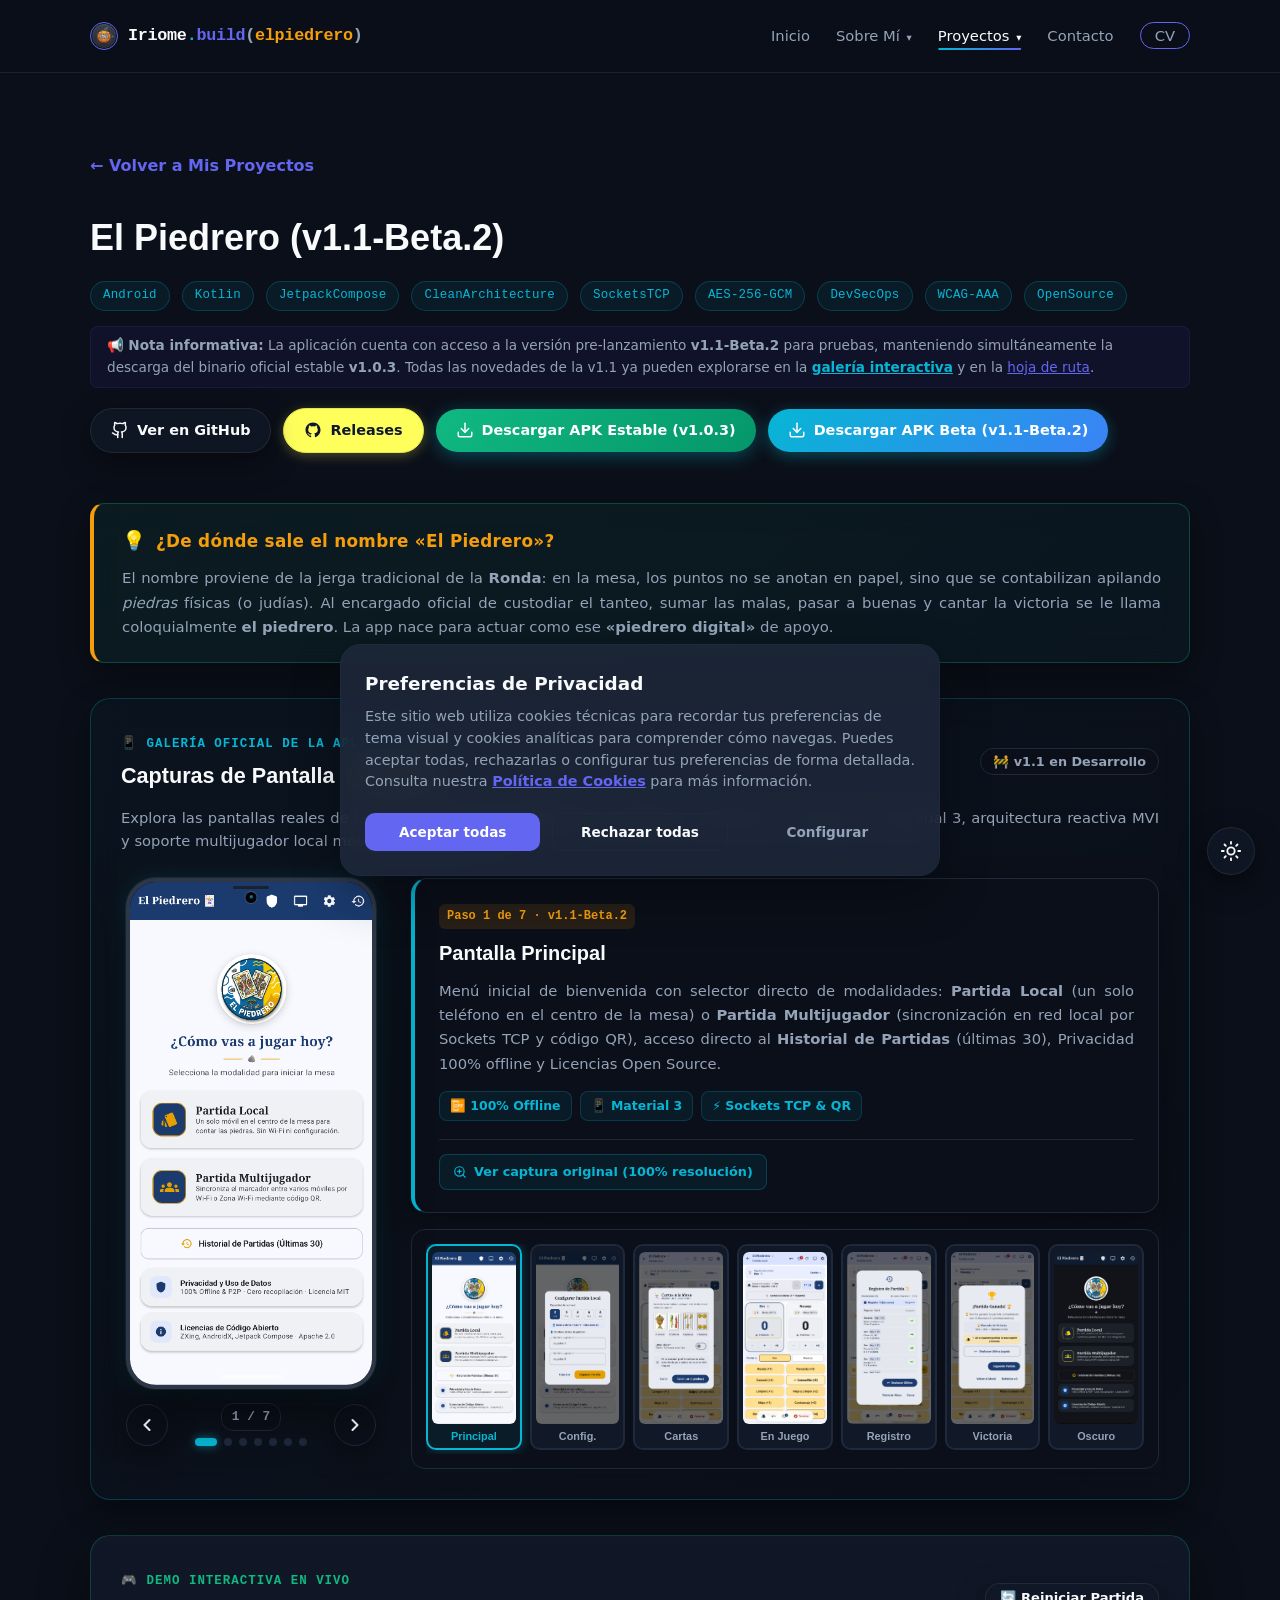
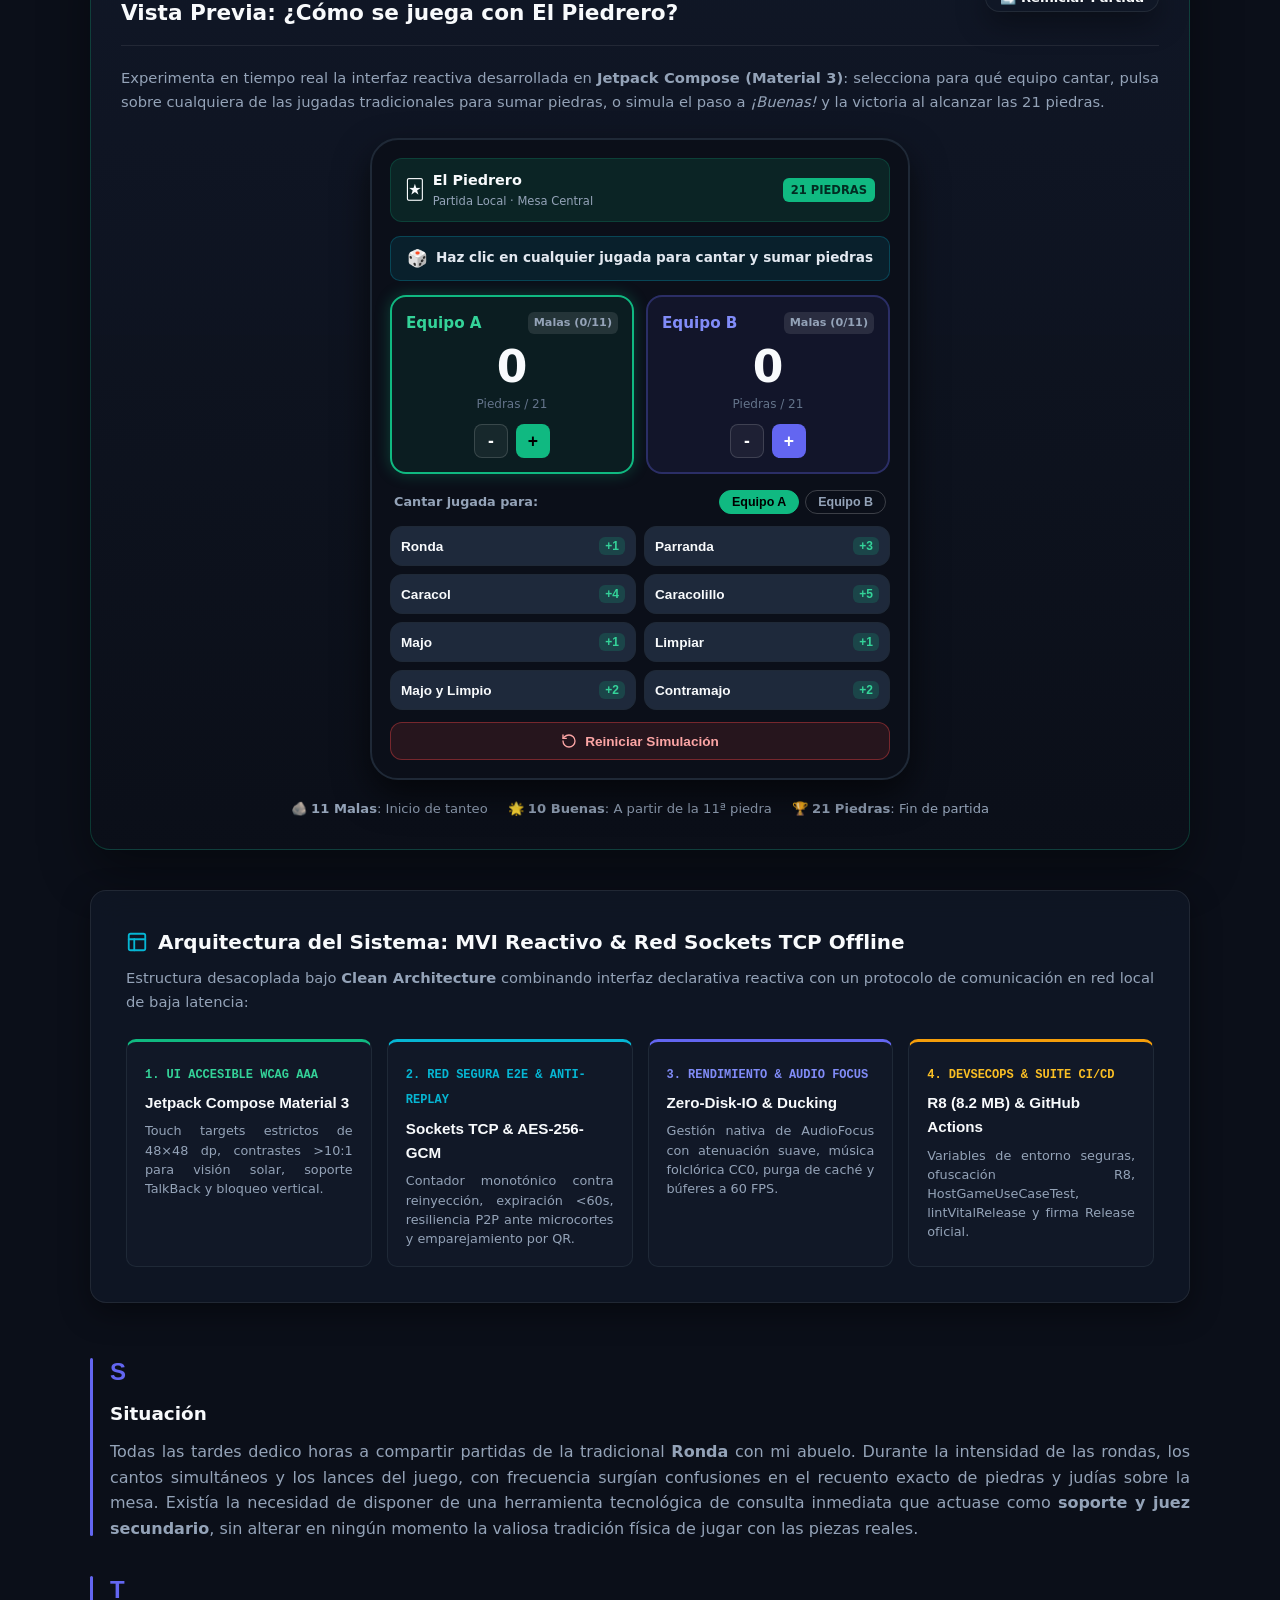
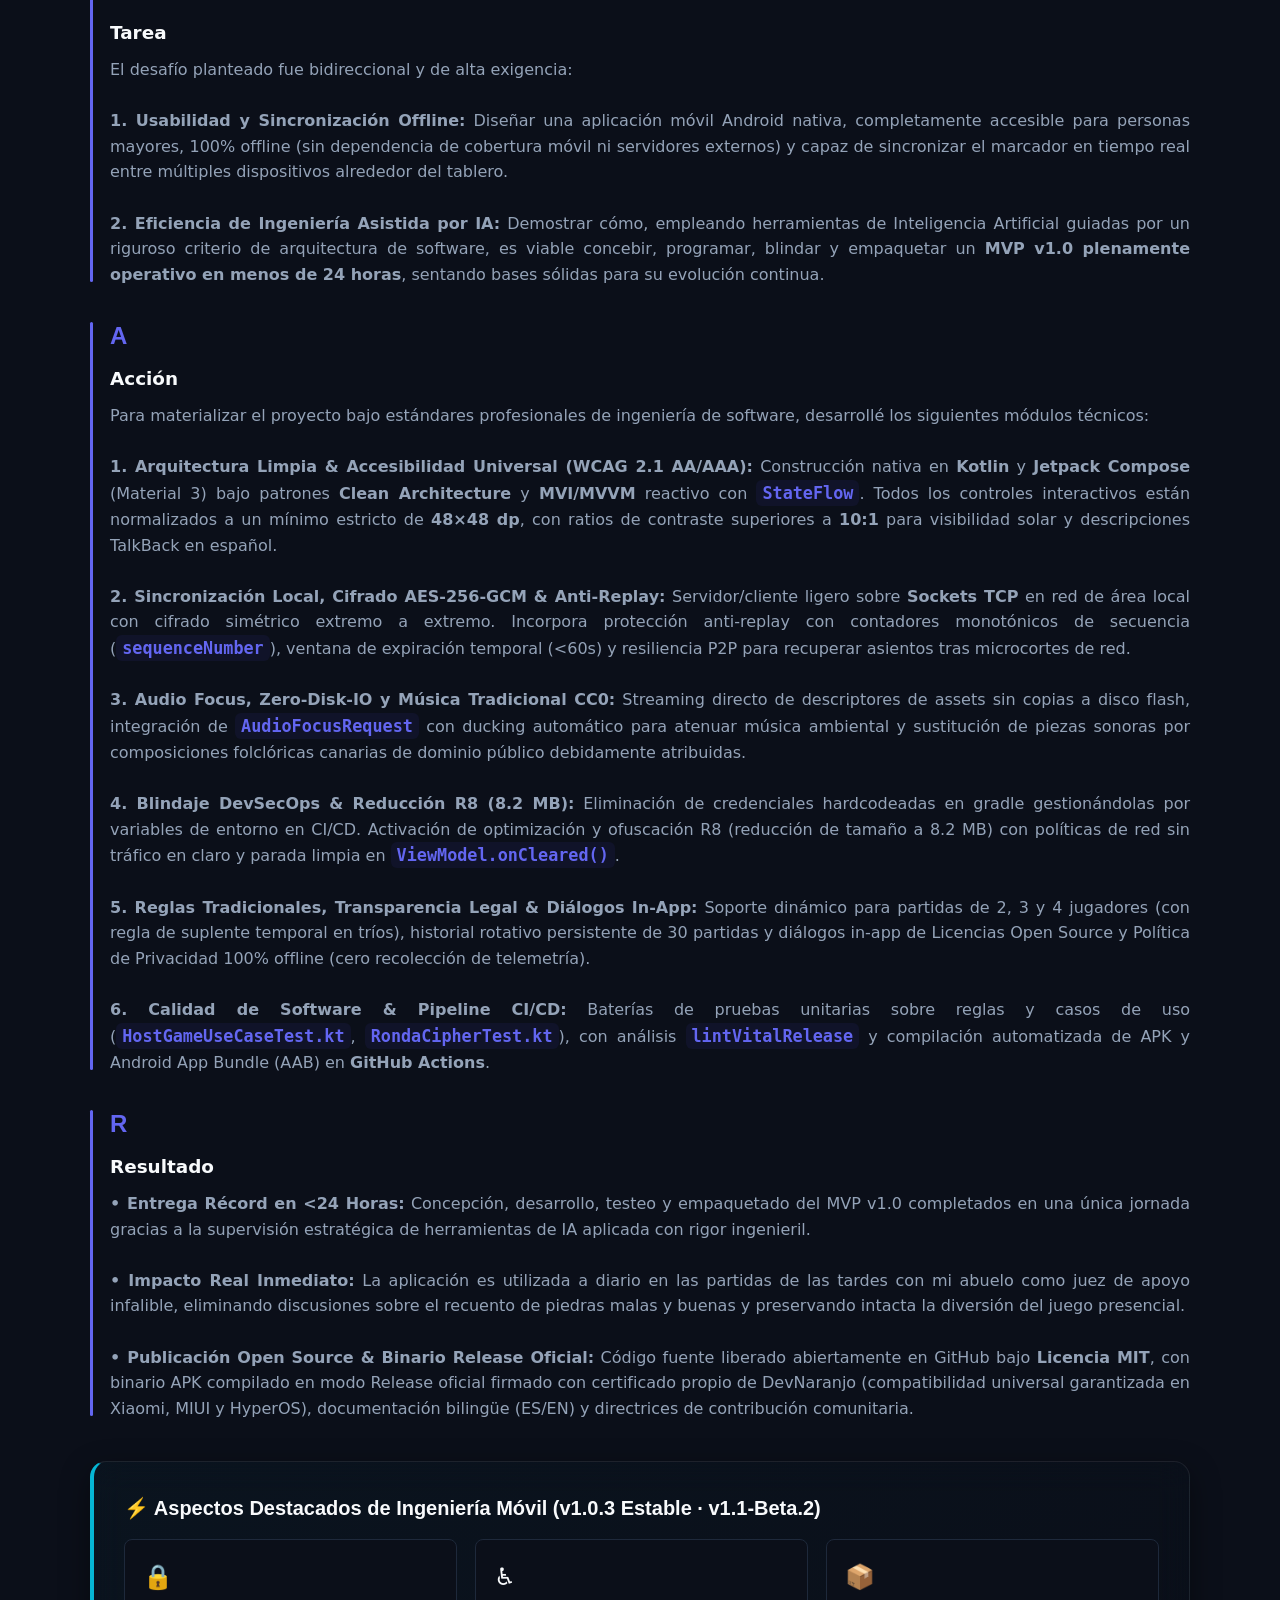
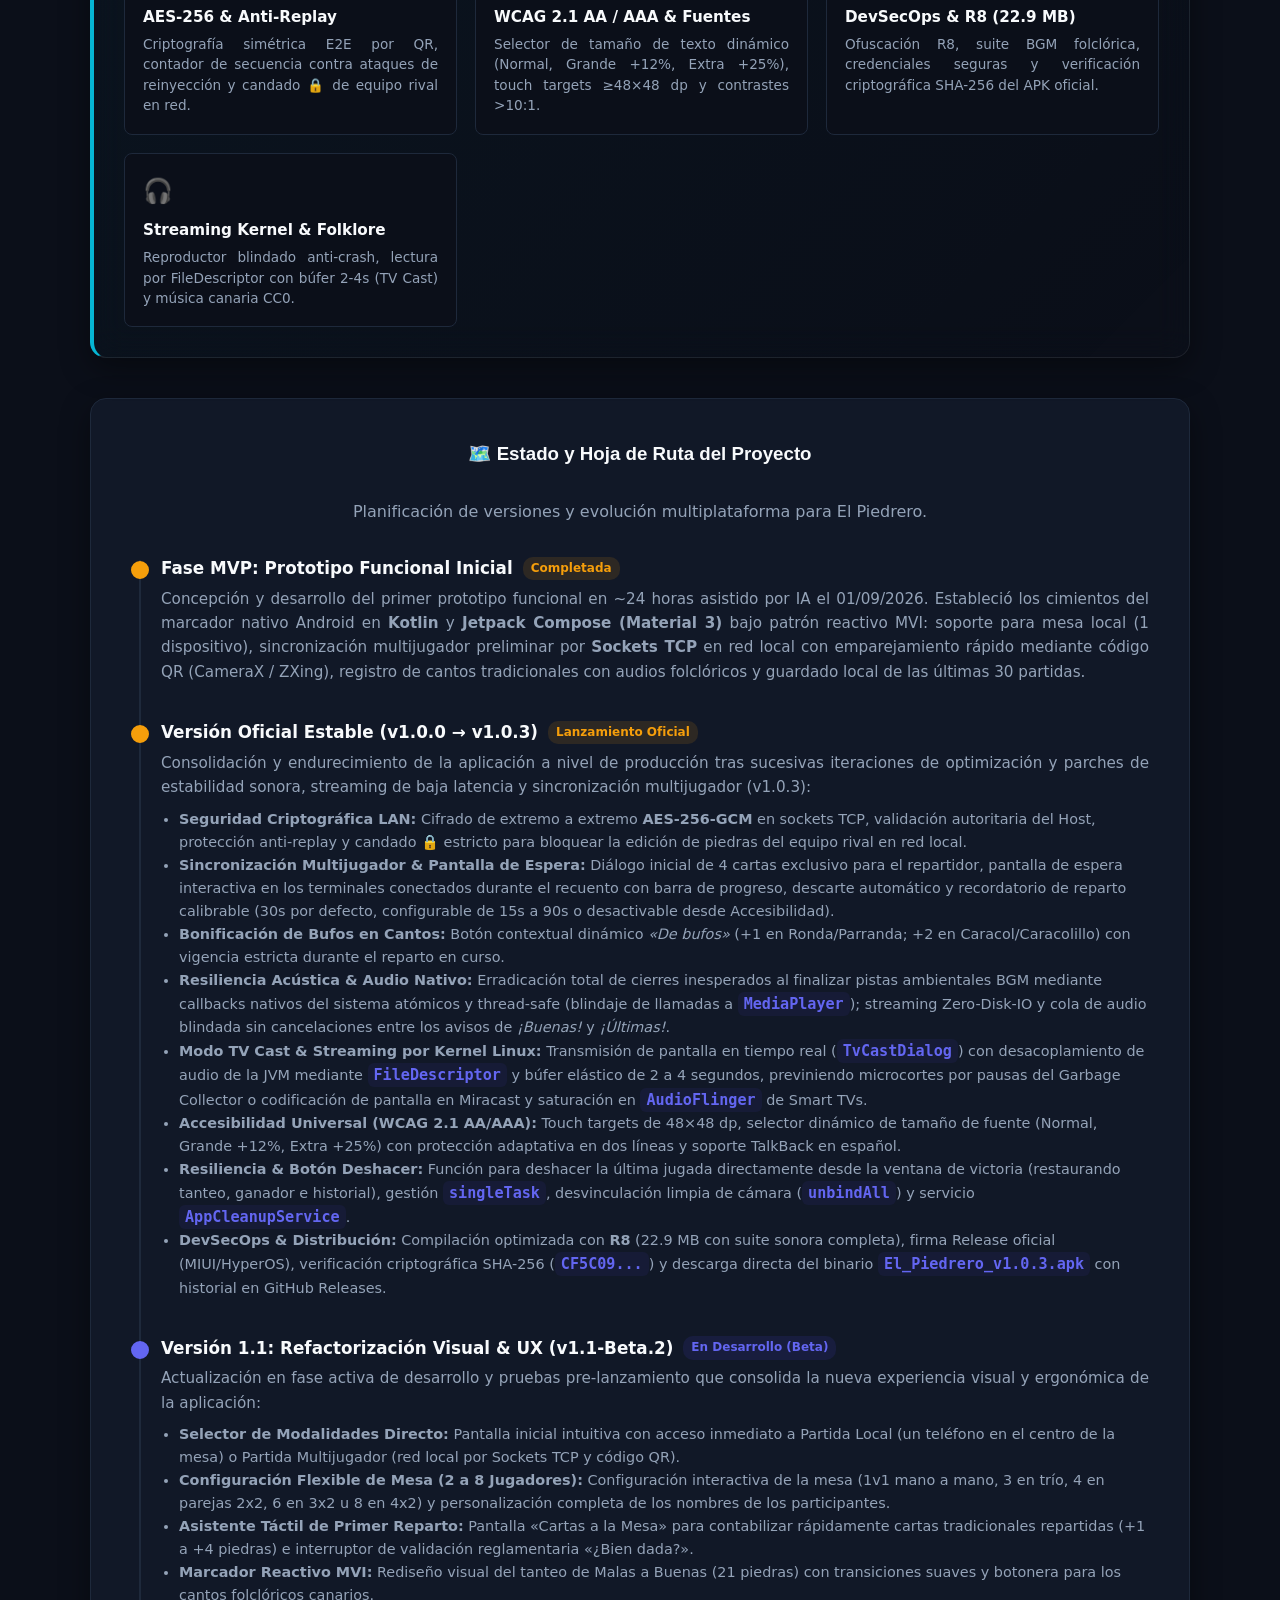
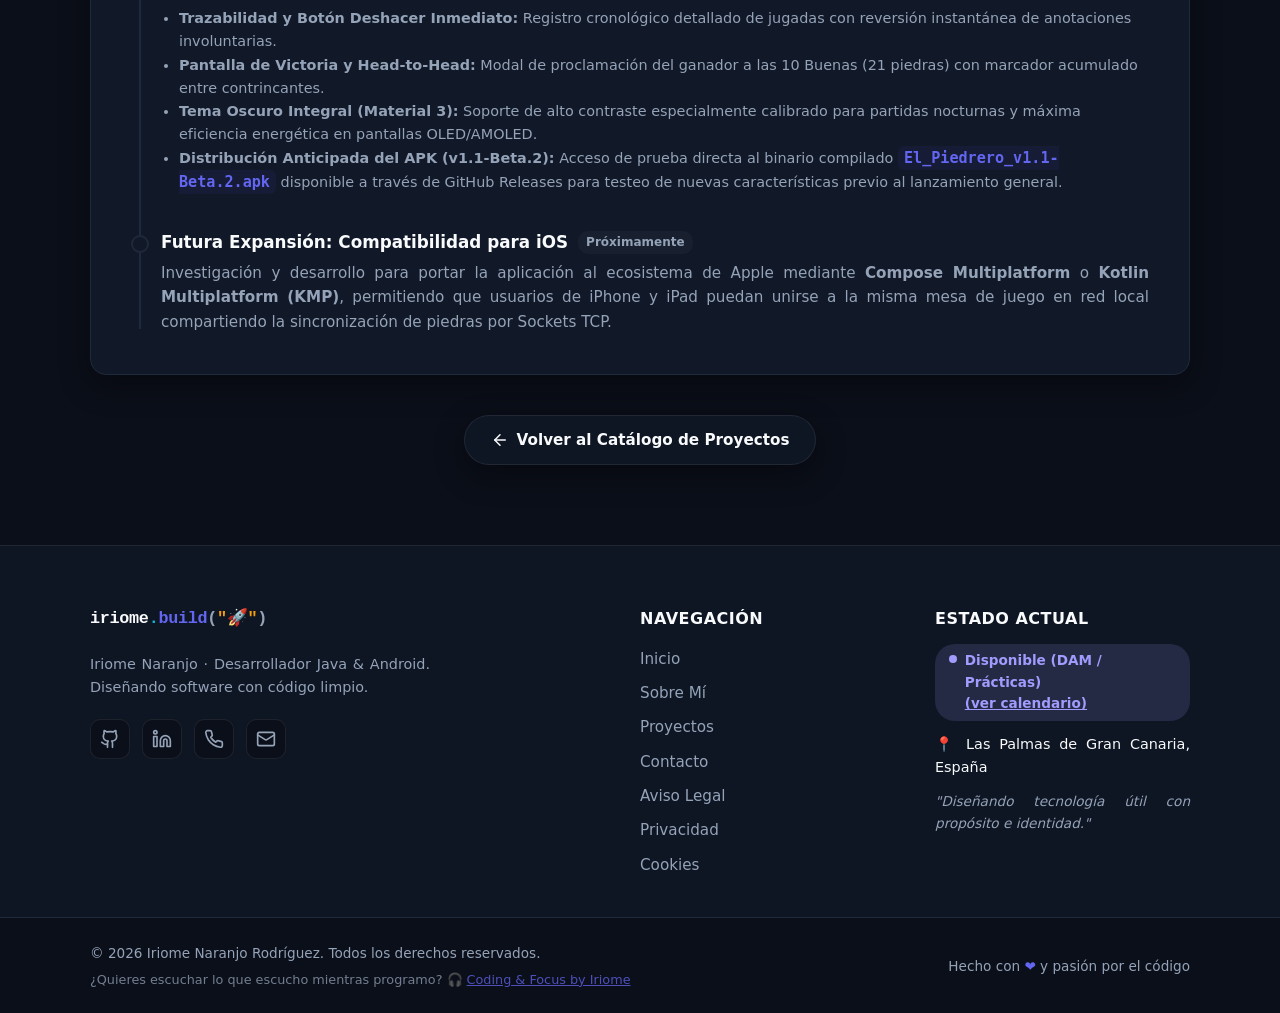
<file: proyecto-elpiedrero.html>
<!DOCTYPE html>
<html lang="es">
<head>
    <meta charset="UTF-8">
    <meta name="viewport" content="width=device-width, initial-scale=1.0">
    <meta http-equiv="Content-Security-Policy" content="default-src 'self'; script-src 'self' 'unsafe-inline' https://www.googletagmanager.com; style-src 'self' 'unsafe-inline' https://fonts.googleapis.com; font-src 'self' https://fonts.gstatic.com data:; img-src 'self' data: https:; media-src 'self' data:; connect-src 'self' https://www.google-analytics.com https://analytics.google.com;">
    <title>El Piedrero · Marcador Android Ronda | Iriome Naranjo</title>
    <meta name="description" content="Marcador nativo Android en Kotlin y Jetpack Compose para la tradicional Ronda. Sincronización multijugador offline por Sockets TCP y arquitectura limpia."><!-- Google Consent Mode v2 -->
    <script>
        window.dataLayer = window.dataLayer || [];
        function gtag(){dataLayer.push(arguments);}
        gtag('consent', 'default', {
            'analytics_storage': 'denied',
            'ad_storage': 'denied',
            'ad_user_data': 'denied',
            'ad_personalization': 'denied'
        });
    </script>

    <!-- Google Tag Manager -->
    <script>(function (w, d, s, l, i) {
            w[l] = w[l] || []; w[l].push({
                'gtm.start':
                    new Date().getTime(), event: 'gtm.js'
            }); var f = d.getElementsByTagName(s)[0],
                j = d.createElement(s), dl = l != 'dataLayer' ? '&l=' + l : ''; j.async = true; j.src =
                    'https://www.googletagmanager.com/gtm.js?id=' + i + dl; f.parentNode.insertBefore(j, f);
        })(window, document, 'script', 'dataLayer', 'GTM-KGFHGSRH');</script>
    <!-- End Google Tag Manager -->
    
    <!-- Open Graph -->
    <meta property="og:title" content="El Piedrero · Marcador Android Ronda | Iriome Naranjo">
    <meta property="og:description" content="Marcador nativo Android offline en Kotlin y Jetpack Compose con sincronización multijugador por Sockets TCP y desarrollo asistido por IA.">
    <meta property="og:image" content="https://devnaranjo.github.io/Portfolio/src/assets/projects/elpiedrero-preview.webp">
    <meta property="og:url" content="https://devnaranjo.github.io/Portfolio/proyecto-elpiedrero.html">
    <meta property="og:type" content="website">
    
    <!-- Canonical -->
    <link rel="canonical" href="https://devnaranjo.github.io/Portfolio/proyecto-elpiedrero.html">
    <script>
        (function() {
            const savedTheme = localStorage.getItem('theme');
            if (savedTheme !== 'light') {
                document.documentElement.setAttribute('data-theme', 'dark');
            }
        })();
    </script>
        <!-- Tipografías de Software Engineering: Plus Jakarta Sans & JetBrains Mono -->
    <link rel="preconnect" href="https://fonts.googleapis.com">
    <link rel="preconnect" href="https://fonts.gstatic.com" crossorigin>
    <link href="https://fonts.googleapis.com/css2?family=JetBrains+Mono:wght@400;500;600;700&family=Plus+Jakarta+Sans:wght@300;400;500;600;700;800&display=swap" rel="stylesheet">
    <link rel="stylesheet" href="src/css/style.css">
    <link rel="icon" type="image/webp" href="src/assets/logo.webp">
</head>
<body>
    <!-- Google Tag Manager (noscript) -->
    <noscript><iframe src="https://www.googletagmanager.com/ns.html?id=GTM-KGFHGSRH" height="0" width="0"
            style="display:none;visibility:hidden"></iframe></noscript>
    <!-- End Google Tag Manager (noscript) -->

    <!-- Menú de Navegación -->
    <header class="header">
        <div class="container nav">
            <a href="index.html" class="logo" id="nav-logo">
                <img src="src/assets/logo.webp" alt="Logo de Iriome.build" class="nav-logo-img">
                <span class="logo-code">Iriome<span class="logo-dot">.</span><span class="logo-method">build</span><span class="logo-parentheses">(</span><span class="logo-parameter">elpiedrero</span><span class="logo-parentheses">)</span></span>
            </a>
            <ul class="nav-links">
                <li><a href="index.html" id="nav-link-home">Inicio</a></li>
                <li class="dropdown">
                    <a href="sobre-mi.html" id="nav-link-about" class="dropbtn">Sobre Mí <span class="arrow">▾</span></a>
                    <ul class="dropdown-content">
                        <li><a href="sobre-mi.html#about-section">Mi Historia</a></li>
                        <li><a href="sobre-mi.html#experience-section">Experiencia y Formación</a></li>
                        <li><a href="sobre-mi.html#challenges-section">RoadMap</a></li>
                        <li><a href="sobre-mi.html#availability-section">Disponibilidad</a></li>
                        <li><a href="sobre-mi.html#availability-calendar">Ver Calendario</a></li>
                    </ul>
                </li>
                <li class="dropdown">
                    <a href="proyectos.html" id="nav-link-projects" class="dropbtn active">Proyectos <span class="arrow">▾</span></a>
                    <ul class="dropdown-content">
                        <li><a href="proyecto-habitly.html">Habitly</a></li>
                        <li><a href="proyecto-splitit.html">Split It</a></li>
                        <li><a href="proyecto-elpiedrero.html">El Piedrero</a></li>
                        <li><a href="proyectos.html">Ver todos</a></li>
                    </ul>
                </li>
                <li><a href="contacto.html" id="nav-link-contact">Contacto</a></li>
                <li><a href="cv.html" id="nav-link-cv" class="nav-cv-btn">CV</a></li>
            </ul>
        </div>
    </header>

    <!-- Contenido -->
    <main class="container">
        <section id="projects-section">
            <div style="margin-bottom: 30px;">
                <a href="proyectos.html" style="color: var(--accent-rose); font-weight: 600; display: inline-flex; align-items: center; gap: 8px;">
                    ← Volver a Mis Proyectos
                </a>
            </div>

            <!-- Ficha de Cabecera del Proyecto -->
            <div class="project-header" id="star-project-card" style="display: flex; justify-content: space-between; align-items: flex-start; flex-wrap: wrap; gap: 20px;">
                <div>
                    <h1 class="project-card-title" style="font-size: 2.25rem; font-family: var(--font-serif); font-weight: 700; color: var(--text-primary); view-transition-name: elpiedrero-title;">El Piedrero (v1.1-Beta.2)</h1>
                    <div class="project-meta">
                        <span class="tag">Android</span>
                        <span class="tag">Kotlin</span>
                        <span class="tag">JetpackCompose</span>
                        <span class="tag">CleanArchitecture</span>
                        <span class="tag">SocketsTCP</span>
                        <span class="tag">AES-256-GCM</span>
                        <span class="tag">DevSecOps</span>
                        <span class="tag">WCAG-AAA</span>
                        <span class="tag">OpenSource</span>
                    </div>
                    <div style="margin-top: 15px; display: inline-flex; align-items: center; gap: 8px; background: rgba(79, 70, 229, 0.08); border: 1px solid rgba(79, 70, 229, 0.15); padding: 8px 16px; border-radius: 8px; font-size: 0.85rem; color: var(--text-secondary);">
                        <span>📢 <strong>Nota informativa:</strong> La aplicación cuenta con acceso a la versión pre-lanzamiento <strong>v1.1-Beta.2</strong> para pruebas, manteniendo simultáneamente la descarga del binario oficial estable <strong>v1.0.3</strong>. Todas las novedades de la v1.1 ya pueden explorarse en la <a href="#elpiedrero-gallery" style="color: var(--accent-cyan); text-decoration: underline; font-weight: 600;">galería interactiva</a> y en la <a href="#project-roadmap" style="color: var(--accent-rose); text-decoration: underline;">hoja de ruta</a>.</span>
                    </div>
                </div>
                <div class="project-header-actions" style="display: flex; gap: 12px; flex-wrap: wrap; align-items: center;">
                    <a href="https://github.com/DevNaranjo/El-Piedrero" target="_blank" rel="noopener noreferrer" class="btn btn-secondary" style="display: inline-flex; align-items: center; gap: 8px; width: auto; font-size: 0.9rem; padding: 10px 20px; border-radius: 30px;">
                        <svg width="18" height="18" viewBox="0 0 24 24" fill="none" stroke="currentColor" stroke-width="2" stroke-linecap="round" stroke-linejoin="round" style="vertical-align: middle;"><path d="M15 22v-4a4.8 4.8 0 0 0-1-3.5c3 0 6-2 6-5.5.08-1.25-.27-2.48-1-3.5.28-1.15.28-2.35 0-3.5 0 0-1 0-3 1.5-2.64-.5-5.36-.5-8 0C6 2 5 2 5 2c-.3 1.15-.3 2.35 0 3.5A5.403 5.403 0 0 0 4 9c0 3.5 3 5.5 6 5.5-.39.49-.68 1.05-.85 1.65-.17.6-.22 1.23-.15 1.85v4"/><path d="M9 18c-4.51 2-5-2-7-2"/></svg>
                        Ver en GitHub
                    </a>

                    <a href="https://github.com/DevNaranjo/El-Piedrero/releases" target="_blank" rel="noopener noreferrer" class="btn" style="display: inline-flex; align-items: center; gap: 8px; width: auto; font-size: 0.9rem; padding: 10px 20px; border-radius: 30px; background: #FFFF5C; border: 1px solid #E6E648; color: #0F172A; font-weight: 700; box-shadow: 0 3px 12px rgba(255, 255, 92, 0.25); text-decoration: none; transition: var(--transition-smooth);">
                        <svg width="18" height="18" viewBox="0 0 24 24" fill="currentColor" style="vertical-align: middle;"><path fill-rule="evenodd" clip-rule="evenodd" d="M12 2C6.477 2 2 6.484 2 12.017c0 4.425 2.865 8.18 6.839 9.504.5.092.682-.217.682-.483 0-.237-.008-.868-.013-1.703-2.782.605-3.369-1.343-3.369-1.343-.454-1.158-1.11-1.466-1.11-1.466-.908-.62.069-.608.069-.608 1.003.07 1.53 1.032 1.53 1.032.892 1.53 2.341 1.088 2.91.832.092-.647.35-1.088.636-1.338-2.22-.253-4.555-1.113-4.555-4.951 0-1.093.39-1.988 1.029-2.688-.103-.253-.446-1.272.098-2.65 0 0 .84-.27 2.75 1.026A9.564 9.564 0 0112 6.844c.85.004 1.705.115 2.504.337 1.909-1.296 2.747-1.027 2.747-1.027.546 1.379.202 2.398.1 2.651.64.7 1.028 1.595 1.028 2.688 0 3.848-2.339 4.695-4.566 4.943.359.309.678.92.678 1.855 0 1.338-.012 2.419-.012 2.747 0 .268.18.58.688.482A10.019 10.019 0 0022 12.017C22 6.484 17.522 2 12 2z"/></svg>
                        Releases
                    </a>

                    <a href="https://github.com/DevNaranjo/El-Piedrero/releases/download/v1.0.3/El_Piedrero_v1.0.3.apk" target="_blank" rel="noopener noreferrer" class="btn btn-primary" id="btn-download-apk-stable" style="display: inline-flex; align-items: center; gap: 8px; width: auto; font-size: 0.9rem; padding: 10px 20px; border-radius: 30px; background: linear-gradient(135deg, #10b981 0%, #059669 100%); border: none; color: #FFFFFF; font-weight: 600; text-decoration: none; transition: var(--transition-smooth);">
                        <svg width="18" height="18" viewBox="0 0 24 24" fill="none" stroke="currentColor" stroke-width="2" stroke-linecap="round" stroke-linejoin="round" style="vertical-align: middle;"><path d="M21 15v4a2 2 0 0 1-2 2H5a2 2 0 0 1-2-2v-4"/><polyline points="7 10 12 15 17 10"/><line x1="12" y1="15" x2="12" y2="3"/></svg>
                        Descargar APK Estable (v1.0.3)
                    </a>

                    <a href="https://github.com/DevNaranjo/El-Piedrero/releases/download/v1.1-Beta.2/El_Piedrero_v1.1-Beta.2.apk" target="_blank" rel="noopener noreferrer" class="btn" id="btn-download-apk-beta" style="display: inline-flex; align-items: center; gap: 8px; width: auto; font-size: 0.9rem; padding: 10px 20px; border-radius: 30px; background: linear-gradient(135deg, #06B6D4 0%, #3B82F6 100%); border: none; color: #FFFFFF; font-weight: 700; box-shadow: 0 4px 15px rgba(6, 182, 212, 0.35); text-decoration: none; transition: var(--transition-smooth);">
                        <svg width="18" height="18" viewBox="0 0 24 24" fill="none" stroke="currentColor" stroke-width="2" stroke-linecap="round" stroke-linejoin="round" style="vertical-align: middle;"><path d="M21 15v4a2 2 0 0 1-2 2H5a2 2 0 0 1-2-2v-4"/><polyline points="7 10 12 15 17 10"/><line x1="12" y1="15" x2="12" y2="3"/></svg>
                        Descargar APK Beta (v1.1-Beta.2)
                    </a>
                </div>
            </div>

            <!-- Ventana Curiosa: Origen del Nombre -->
            <div class="card" id="naming-curiosity-box" style="margin-top: 25px; margin-bottom: 35px; padding: 22px 28px; border: 1px solid rgba(16, 185, 129, 0.3); border-left: 4px solid var(--accent-sage); background: linear-gradient(135deg, rgba(16, 185, 129, 0.08) 0%, rgba(6, 182, 212, 0.04) 100%); border-radius: 14px; position: relative; overflow: hidden;">
                <div style="display: flex; align-items: center; gap: 10px; margin-bottom: 10px;">
                    <span style="font-size: 1.2rem;">💡</span>
                    <h3 style="font-family: var(--font-sans); font-size: 1.05rem; font-weight: 700; margin: 0; color: var(--accent-sage); letter-spacing: 0.3px;">
                        ¿De dónde sale el nombre «El Piedrero»?
                    </h3>
                </div>
                <p style="color: var(--text-secondary); font-size: 0.93rem; line-height: 1.65; margin: 0;">
                    El nombre proviene de la jerga tradicional de la <strong>Ronda</strong>: en la mesa, los puntos no se anotan en papel, sino que se contabilizan apilando <em>piedras</em> físicas (o judías). Al encargado oficial de custodiar el tanteo, sumar las malas, pasar a buenas y cantar la victoria se le llama coloquialmente <strong>el piedrero</strong>. La app nace para actuar como ese <strong>«piedrero digital»</strong> de apoyo.
                </p>
            </div>

            <!-- GALERÍA / CARRUSEL DE CAPTURAS: EL PIEDRERO v1.1-Beta.2 -->
            <div class="card elpiedrero-gallery-card" id="elpiedrero-gallery">
                <div class="gallery-header">
                    <div>
                        <span class="gallery-tag">📱 Galería Oficial de la Aplicación</span>
                        <h3 class="gallery-title">
                            <span>Capturas de Pantalla</span>
                            <span class="gallery-version-badge">v1.1-Beta.2</span>
                        </h3>
                    </div>
                    <div>
                        <span class="gallery-dev-pill">🚧 v1.1 en Desarrollo</span>
                    </div>
                </div>
                <p class="gallery-subtitle">
                    Explora las pantallas reales de la futura versión <strong>v1.1-Beta.2</strong> de <em>El Piedrero</em>. Diseñada en Android con Material 3, arquitectura reactiva MVI y soporte multijugador local mediante Sockets TCP.
                </p>

                <div class="carousel-container" id="piedrero-carousel">
                    <!-- Columna Izquierda: Mockup de Teléfono Android con Carrusel -->
                    <div class="carousel-phone-wrapper">
                        <div class="android-mockup phone-mockup" id="android-phone-mockup">
                            <!-- Altavoz superior en bisel (micro-slit) -->
                            <div class="android-speaker-slit" aria-hidden="true"></div>

                            <!-- Cámara frontal Android Punch-Hole (Infinity-O) centrada -->
                            <div class="android-punchhole" aria-hidden="true" title="Cámara Frontal Android">
                                <span class="android-lens-reflection"></span>
                            </div>

                            <!-- Píldora de navegación por gestos inferior Android Material 3 -->
                            <div class="android-gesture-pill" aria-hidden="true"></div>

                            <div class="carousel-track-wrapper">
                                <div class="carousel-track" id="carousel-track">
                                    <div class="carousel-slide active" data-index="0">
                                        <img src="src/assets/projects/elpiedrero/v1.1-01-pantalla-principal.png" alt="El Piedrero v1.1-Beta.2 - Pantalla Principal" loading="lazy" width="400" height="818">
                                    </div>
                                    <div class="carousel-slide" data-index="1">
                                        <img src="src/assets/projects/elpiedrero/v1.1-02-configuracion-local.png" alt="El Piedrero v1.1-Beta.2 - Menú de Configuración de Partida Local" loading="lazy" width="400" height="818">
                                    </div>
                                    <div class="carousel-slide" data-index="2">
                                        <img src="src/assets/projects/elpiedrero/v1.1-03-cartas-a-la-mesa.png" alt="El Piedrero v1.1-Beta.2 - Pantalla de Cartas a la Mesa" loading="lazy" width="400" height="818">
                                    </div>
                                    <div class="carousel-slide" data-index="3">
                                        <img src="src/assets/projects/elpiedrero/v1.1-04-interfaz-partida.png" alt="El Piedrero v1.1-Beta.2 - Interfaz Principal de una Partida" loading="lazy" width="400" height="818">
                                    </div>
                                    <div class="carousel-slide" data-index="4">
                                        <img src="src/assets/projects/elpiedrero/v1.1-05-registro-partida.png" alt="El Piedrero v1.1-Beta.2 - Pantalla de Registro de Partida" loading="lazy" width="400" height="818">
                                    </div>
                                    <div class="carousel-slide" data-index="5">
                                        <img src="src/assets/projects/elpiedrero/v1.1-06-pantalla-victoria.png" alt="El Piedrero v1.1-Beta.2 - Pantalla de Victoria" loading="lazy" width="400" height="818">
                                    </div>
                                    <div class="carousel-slide" data-index="6">
                                        <img src="src/assets/projects/elpiedrero/v1.1-07-pantalla-principal-dark.png" alt="El Piedrero v1.1-Beta.2 - Pantalla Principal en Modo Oscuro" loading="lazy" width="400" height="818">
                                    </div>
                                </div>
                            </div>
                        </div>

                        <!-- Barra de Controles Ergonómica: Fuera de pantalla, 100% amigable para móvil -->
                        <div class="carousel-nav-toolbar">
                            <button class="carousel-nav-arrow prev" id="carousel-btn-prev" aria-label="Pantalla anterior" title="Pantalla anterior">
                                <svg width="20" height="20" viewBox="0 0 24 24" fill="none" stroke="currentColor" stroke-width="2.5" stroke-linecap="round" stroke-linejoin="round"><polyline points="15 18 9 12 15 6"></polyline></svg>
                            </button>

                            <div class="carousel-nav-center">
                                <span class="carousel-counter" id="carousel-counter">1 / 7</span>
                                <div class="carousel-dots" id="carousel-dots">
                                    <button class="carousel-dot active" data-index="0" aria-label="Ir a diapositiva 1"></button>
                                    <button class="carousel-dot" data-index="1" aria-label="Ir a diapositiva 2"></button>
                                    <button class="carousel-dot" data-index="2" aria-label="Ir a diapositiva 3"></button>
                                    <button class="carousel-dot" data-index="3" aria-label="Ir a diapositiva 4"></button>
                                    <button class="carousel-dot" data-index="4" aria-label="Ir a diapositiva 5"></button>
                                    <button class="carousel-dot" data-index="5" aria-label="Ir a diapositiva 6"></button>
                                    <button class="carousel-dot" data-index="6" aria-label="Ir a diapositiva 7"></button>
                                </div>
                            </div>

                            <button class="carousel-nav-arrow next" id="carousel-btn-next" aria-label="Pantalla siguiente" title="Pantalla siguiente">
                                <svg width="20" height="20" viewBox="0 0 24 24" fill="none" stroke="currentColor" stroke-width="2.5" stroke-linecap="round" stroke-linejoin="round"><polyline points="9 18 15 12 9 6"></polyline></svg>
                            </button>
                        </div>
                    </div>

                    <!-- Columna Derecha: Tarjeta de Información Dinámica y Tira de Miniaturas -->
                    <div class="carousel-details-panel">
                        <div class="carousel-info-box" id="carousel-info-box">
                            <span class="carousel-slide-badge" id="carousel-slide-badge">Paso 1 de 7 · v1.1-Beta.2</span>
                            <h4 class="carousel-slide-title" id="carousel-slide-title">Pantalla Principal</h4>
                            <p class="carousel-slide-desc" id="carousel-slide-desc">
                                Menú inicial de bienvenida con selector directo de modalidades: <strong>Partida Local</strong> (un solo teléfono en el centro de la mesa) o <strong>Partida Multijugador</strong> (sincronización en red local por Sockets TCP y código QR), acceso directo al <strong>Historial de Partidas</strong> (últimas 30), Privacidad 100% offline y Licencias Open Source.
                            </p>
                            <div class="carousel-slide-features" id="carousel-slide-features">
                                <span class="feature-chip">📴 100% Offline</span>
                                <span class="feature-chip">📱 Material 3</span>
                                <span class="feature-chip">⚡ Sockets TCP & QR</span>
                            </div>

                            <div class="carousel-zoom-wrapper">
                                <a id="carousel-zoom-link" href="src/assets/projects/elpiedrero/v1.1-01-pantalla-principal.png" target="_blank" rel="noopener noreferrer" class="carousel-zoom-link" title="Abrir captura original en tamaño real (400x818 sin compresión)">
                                    <svg width="14" height="14" viewBox="0 0 24 24" fill="none" stroke="currentColor" stroke-width="2" stroke-linecap="round" stroke-linejoin="round" aria-hidden="true"><circle cx="11" cy="11" r="8"></circle><line x1="21" y1="21" x2="16.65" y2="16.65"></line><line x1="11" y1="8" x2="11" y2="14"></line><line x1="8" y1="11" x2="14" y2="11"></line></svg>
                                    <span>Ver captura original (100% resolución)</span>
                                </a>
                            </div>
                        </div>

                        <!-- Miniaturas rápidas para saltar directamente a cualquier pantalla -->
                        <div class="carousel-thumbnails-section">
                            <div class="carousel-thumbnails" id="carousel-thumbnails">
                                <button class="thumb-btn active" data-index="0" title="Pantalla Principal (v1.1-Beta.2)">
                                    <img src="src/assets/projects/elpiedrero/v1.1-01-pantalla-principal.png" alt="Miniatura Pantalla Principal" loading="lazy">
                                    <span>Principal</span>
                                </button>
                                <button class="thumb-btn" data-index="1" title="Menú de Configuración Local (v1.1-Beta.2)">
                                    <img src="src/assets/projects/elpiedrero/v1.1-02-configuracion-local.png" alt="Miniatura Configuración Local" loading="lazy">
                                    <span>Config.</span>
                                </button>
                                <button class="thumb-btn" data-index="2" title="Cartas a la Mesa (v1.1-Beta.2)">
                                    <img src="src/assets/projects/elpiedrero/v1.1-03-cartas-a-la-mesa.png" alt="Miniatura Cartas a la Mesa" loading="lazy">
                                    <span>Cartas</span>
                                </button>
                                <button class="thumb-btn" data-index="3" title="Interfaz Principal (v1.1-Beta.2)">
                                    <img src="src/assets/projects/elpiedrero/v1.1-04-interfaz-partida.png" alt="Miniatura Interfaz Partida" loading="lazy">
                                    <span>En Juego</span>
                                </button>
                                <button class="thumb-btn" data-index="4" title="Registro de Partida (v1.1-Beta.2)">
                                    <img src="src/assets/projects/elpiedrero/v1.1-05-registro-partida.png" alt="Miniatura Registro Partida" loading="lazy">
                                    <span>Registro</span>
                                </button>
                                <button class="thumb-btn" data-index="5" title="Pantalla de Victoria (v1.1-Beta.2)">
                                    <img src="src/assets/projects/elpiedrero/v1.1-06-pantalla-victoria.png" alt="Miniatura Pantalla de Victoria" loading="lazy">
                                    <span>Victoria</span>
                                </button>
                                <button class="thumb-btn" data-index="6" title="Pantalla Principal en Modo Oscuro (v1.1-Beta.2)">
                                    <img src="src/assets/projects/elpiedrero/v1.1-07-pantalla-principal-dark.png" alt="Miniatura Modo Oscuro" loading="lazy">
                                    <span>Oscuro</span>
                                </button>
                            </div>
                        </div>
                    </div>
                </div>
            </div>

            <!-- SIMULADOR / VISTA PREVIA INTERACTIVA DE LA APLICACIÓN ANDROID -->
            <div class="card" id="interactive-game-preview" style="margin-top: 20px; margin-bottom: 40px; padding: 30px; border: 1px solid rgba(16, 185, 129, 0.25); background: linear-gradient(180deg, rgba(17, 24, 39, 0.95) 0%, rgba(11, 15, 25, 0.98) 100%); border-radius: 20px; box-shadow: 0 20px 50px rgba(0,0,0,0.4);">
                <div style="display: flex; justify-content: space-between; align-items: center; flex-wrap: wrap; gap: 15px; margin-bottom: 20px; border-bottom: 1px solid rgba(255,255,255,0.08); padding-bottom: 15px;">
                    <div>
                        <span style="font-family: var(--font-mono); font-size: 0.78rem; color: #10B981; font-weight: 700; letter-spacing: 1px; text-transform: uppercase;">🎮 Demo Interactiva en Vivo</span>
                        <h3 style="font-family: var(--font-sans); font-size: 1.35rem; font-weight: 700; margin: 4px 0 0 0; color: #F8FAFC; display: flex; align-items: center; gap: 10px;">
                            <span>Vista Previa: ¿Cómo se juega con El Piedrero?</span>
                        </h3>
                    </div>
                    <div style="display: flex; align-items: center; gap: 10px;">
                        <button id="btn-reset-demo" class="btn btn-secondary" style="padding: 6px 14px; font-size: 0.82rem; border-radius: 20px; width: auto;" title="Reiniciar tanteo a 0 piedras">
                            🔄 Reiniciar Partida
                        </button>
                    </div>
                </div>

                <p style="color: #94A3B8; font-size: 0.92rem; line-height: 1.6; margin-top: 0; margin-bottom: 25px;">
                    Experimenta en tiempo real la interfaz reactiva desarrollada en <strong>Jetpack Compose (Material 3)</strong>: selecciona para qué equipo cantar, pulsa sobre cualquiera de las jugadas tradicionales para sumar piedras, o simula el paso a <em>¡Buenas!</em> y la victoria al alcanzar las 21 piedras.
                </p>

                <!-- Marco del Teléfono Móvil / Marcador -->
                <div style="max-width: 540px; margin: 0 auto; background: #0B0F19; border-radius: 28px; border: 2px solid #1F2937; padding: 18px; box-shadow: 0 15px 35px rgba(0,0,0,0.6); position: relative;">
                    <!-- Barra de Estado Superior de la App Android -->
                    <div style="display: flex; justify-content: space-between; align-items: center; background: rgba(16, 185, 129, 0.12); padding: 10px 14px; border-radius: 12px; margin-bottom: 14px; border: 1px solid rgba(16, 185, 129, 0.2);">
                        <div style="display: flex; align-items: center; gap: 8px;">
                            <span style="font-size: 1.2rem;">🃏</span>
                            <div>
                                <div style="font-size: 0.9rem; font-weight: 700; color: #F8FAFC;">El Piedrero</div>
                                <div style="font-size: 0.72rem; color: #94A3B8;">Partida Local · Mesa Central</div>
                            </div>
                        </div>
                        <span style="font-size: 0.72rem; background: #10B981; color: #022c22; font-weight: 700; padding: 3px 8px; border-radius: 6px;">21 PIEDRAS</span>
                    </div>

                    <!-- Notificación Sonora / Estado de Jugada Cantada -->
                    <div id="demo-announcement" style="min-height: 38px; background: rgba(6, 182, 212, 0.1); border: 1px solid rgba(6, 182, 212, 0.25); border-radius: 10px; padding: 8px 12px; display: flex; align-items: center; justify-content: center; gap: 8px; margin-bottom: 14px; transition: all 0.3s ease;">
                        <span id="demo-announcement-icon" style="font-size: 1.05rem;">🎲</span>
                        <span id="demo-announcement-text" style="font-size: 0.85rem; color: #E2E8F0; font-weight: 600;">Haz clic en cualquier jugada para cantar y sumar piedras</span>
                    </div>

                    <!-- Tarjetas de Tanteo (Equipo A vs Equipo B) -->
                    <div style="display: grid; grid-template-columns: 1fr 1fr; gap: 12px; margin-bottom: 16px;">
                        <!-- Tarjeta Equipo A -->
                        <div id="card-team-a" style="background: rgba(16, 185, 129, 0.08); border: 2px solid #10B981; border-radius: 16px; padding: 14px; text-align: center; cursor: pointer; transition: all 0.2s ease;">
                            <div style="display: flex; justify-content: space-between; align-items: center; margin-bottom: 8px;">
                                <span style="font-size: 0.95rem; font-weight: 800; color: #34D399;">Equipo A</span>
                                <span id="team-a-status" style="font-size: 0.7rem; font-weight: 700; padding: 2px 6px; border-radius: 6px; background: rgba(255,255,255,0.1); color: #94A3B8;">Malas (0/11)</span>
                            </div>
                            <div id="team-a-score" style="font-size: 2.75rem; font-weight: 900; color: #F8FAFC; line-height: 1.1; margin: 4px 0;">0</div>
                            <div style="font-size: 0.75rem; color: #64748B; margin-bottom: 10px;">Piedras / 21</div>
                            <div style="display: flex; justify-content: center; gap: 8px;">
                                <button class="btn-score-adjust" data-team="A" data-delta="-1" style="width: 34px; height: 34px; border-radius: 8px; border: 1px solid rgba(255,255,255,0.15); background: rgba(255,255,255,0.05); color: #FFF; font-weight: 800; cursor: pointer; display: flex; align-items: center; justify-content: center; font-size: 1.1rem;">-</button>
                                <button class="btn-score-adjust" data-team="A" data-delta="1" style="width: 34px; height: 34px; border-radius: 8px; border: none; background: #10B981; color: #000; font-weight: 800; cursor: pointer; display: flex; align-items: center; justify-content: center; font-size: 1.1rem;">+</button>
                            </div>
                        </div>

                        <!-- Tarjeta Equipo B -->
                        <div id="card-team-b" style="background: rgba(99, 102, 241, 0.08); border: 2px solid rgba(99, 102, 241, 0.4); border-radius: 16px; padding: 14px; text-align: center; cursor: pointer; transition: all 0.2s ease;">
                            <div style="display: flex; justify-content: space-between; align-items: center; margin-bottom: 8px;">
                                <span style="font-size: 0.95rem; font-weight: 800; color: #818CF8;">Equipo B</span>
                                <span id="team-b-status" style="font-size: 0.7rem; font-weight: 700; padding: 2px 6px; border-radius: 6px; background: rgba(255,255,255,0.1); color: #94A3B8;">Malas (0/11)</span>
                            </div>
                            <div id="team-b-score" style="font-size: 2.75rem; font-weight: 900; color: #F8FAFC; line-height: 1.1; margin: 4px 0;">0</div>
                            <div style="font-size: 0.75rem; color: #64748B; margin-bottom: 10px;">Piedras / 21</div>
                            <div style="display: flex; justify-content: center; gap: 8px;">
                                <button class="btn-score-adjust" data-team="B" data-delta="-1" style="width: 34px; height: 34px; border-radius: 8px; border: 1px solid rgba(255,255,255,0.15); background: rgba(255,255,255,0.05); color: #FFF; font-weight: 800; cursor: pointer; display: flex; align-items: center; justify-content: center; font-size: 1.1rem;">-</button>
                                <button class="btn-score-adjust" data-team="B" data-delta="1" style="width: 34px; height: 34px; border-radius: 8px; border: none; background: #6366F1; color: #FFF; font-weight: 800; cursor: pointer; display: flex; align-items: center; justify-content: center; font-size: 1.1rem;">+</button>
                            </div>
                        </div>
                    </div>

                    <!-- Selector de Equipo para Cantar -->
                    <div style="display: flex; align-items: center; justify-content: space-between; margin-bottom: 12px; padding: 0 4px;">
                        <span style="font-size: 0.8rem; font-weight: 700; color: #94A3B8;">Cantar jugada para:</span>
                        <div style="display: flex; gap: 6px;">
                            <button id="btn-select-team-a" class="btn-team-picker active" style="padding: 4px 12px; font-size: 0.78rem; font-weight: 700; border-radius: 12px; cursor: pointer; border: 1px solid #10B981; background: #10B981; color: #000;">Equipo A</button>
                            <button id="btn-select-team-b" class="btn-team-picker" style="padding: 4px 12px; font-size: 0.78rem; font-weight: 700; border-radius: 12px; cursor: pointer; border: 1px solid rgba(255,255,255,0.2); background: transparent; color: #94A3B8;">Equipo B</button>
                        </div>
                    </div>

                    <!-- Botonera de Cantos Tradicionales con Audios (10 Jugadas Oficiales) -->
                    <div style="display: flex; flex-direction: column; gap: 8px;">
                        <!-- Fila 1: Cantos de mano -->
                        <div style="display: grid; grid-template-columns: 1fr 1fr; gap: 8px;">
                            <button class="btn-canto-trigger" data-canto="ronda" data-points="1" style="padding: 10px; border-radius: 12px; border: 1px solid #1F2937; background: #1E293B; color: #F8FAFC; font-weight: 700; font-size: 0.85rem; cursor: pointer; display: flex; justify-content: space-between; align-items: center;">
                                <span>Ronda</span> <span style="background: rgba(16,185,129,0.2); color: #34D399; padding: 2px 6px; border-radius: 6px; font-size: 0.75rem;">+1</span>
                            </button>
                            <button class="btn-canto-trigger" data-canto="parranda" data-points="3" style="padding: 10px; border-radius: 12px; border: 1px solid #1F2937; background: #1E293B; color: #F8FAFC; font-weight: 700; font-size: 0.85rem; cursor: pointer; display: flex; justify-content: space-between; align-items: center;">
                                <span>Parranda</span> <span style="background: rgba(16,185,129,0.2); color: #34D399; padding: 2px 6px; border-radius: 6px; font-size: 0.75rem;">+3</span>
                            </button>
                        </div>

                        <!-- Fila 2: Cantos mayores de mano -->
                        <div style="display: grid; grid-template-columns: 1fr 1fr; gap: 8px;">
                            <button class="btn-canto-trigger" data-canto="caracol" data-points="4" style="padding: 10px; border-radius: 12px; border: 1px solid #1F2937; background: #1E293B; color: #F8FAFC; font-weight: 700; font-size: 0.85rem; cursor: pointer; display: flex; justify-content: space-between; align-items: center;">
                                <span>Caracol</span> <span style="background: rgba(16,185,129,0.2); color: #34D399; padding: 2px 6px; border-radius: 6px; font-size: 0.75rem;">+4</span>
                            </button>
                            <button class="btn-canto-trigger" data-canto="caracolillo" data-points="5" style="padding: 10px; border-radius: 12px; border: 1px solid #1F2937; background: #1E293B; color: #F8FAFC; font-weight: 700; font-size: 0.85rem; cursor: pointer; display: flex; justify-content: space-between; align-items: center;">
                                <span>Caracolillo</span> <span style="background: rgba(16,185,129,0.2); color: #34D399; padding: 2px 6px; border-radius: 6px; font-size: 0.75rem;">+5</span>
                            </button>
                        </div>

                        <!-- Fila 3: Jugadas de mesa simples -->
                        <div style="display: grid; grid-template-columns: 1fr 1fr; gap: 8px;">
                            <button class="btn-canto-trigger" data-canto="majo" data-points="1" style="padding: 10px; border-radius: 12px; border: 1px solid #1F2937; background: #1E293B; color: #F8FAFC; font-weight: 700; font-size: 0.85rem; cursor: pointer; display: flex; justify-content: space-between; align-items: center;">
                                <span>Majo</span> <span style="background: rgba(16,185,129,0.2); color: #34D399; padding: 2px 6px; border-radius: 6px; font-size: 0.75rem;">+1</span>
                            </button>
                            <button class="btn-canto-trigger" data-canto="limpio" data-points="1" style="padding: 10px; border-radius: 12px; border: 1px solid #1F2937; background: #1E293B; color: #F8FAFC; font-weight: 700; font-size: 0.85rem; cursor: pointer; display: flex; justify-content: space-between; align-items: center;">
                                <span>Limpiar</span> <span style="background: rgba(16,185,129,0.2); color: #34D399; padding: 2px 6px; border-radius: 6px; font-size: 0.75rem;">+1</span>
                            </button>
                        </div>

                        <!-- Fila 4: Jugadas de mesa dobles -->
                        <div style="display: grid; grid-template-columns: 1fr 1fr; gap: 8px;">
                            <button class="btn-canto-trigger" data-canto="majoylimpio" data-points="2" style="padding: 10px; border-radius: 12px; border: 1px solid #1F2937; background: #1E293B; color: #F8FAFC; font-weight: 700; font-size: 0.85rem; cursor: pointer; display: flex; justify-content: space-between; align-items: center;">
                                <span>Majo y Limpio</span> <span style="background: rgba(16,185,129,0.2); color: #34D399; padding: 2px 6px; border-radius: 6px; font-size: 0.75rem;">+2</span>
                            </button>
                            <button class="btn-canto-trigger" data-canto="contramajo" data-points="2" style="padding: 10px; border-radius: 12px; border: 1px solid #1F2937; background: #1E293B; color: #F8FAFC; font-weight: 700; font-size: 0.85rem; cursor: pointer; display: flex; justify-content: space-between; align-items: center;">
                                <span>Contramajo</span> <span style="background: rgba(16,185,129,0.2); color: #34D399; padding: 2px 6px; border-radius: 6px; font-size: 0.75rem;">+2</span>
                            </button>
                        </div>

                        <!-- Botón Principal de Reiniciar Simulación -->
                        <div style="margin-top: 4px;">
                            <button id="btn-reset-demo-bottom" class="btn-reset-action" style="width: 100%; padding: 10px; border-radius: 12px; border: 1px solid rgba(239, 68, 68, 0.4); background: rgba(239, 68, 68, 0.12); color: #FCA5A5; font-weight: 700; font-size: 0.85rem; cursor: pointer; display: flex; align-items: center; justify-content: center; gap: 8px; transition: all 0.2s ease;">
                                <svg width="16" height="16" viewBox="0 0 24 24" fill="none" stroke="currentColor" stroke-width="2" stroke-linecap="round" stroke-linejoin="round"><path d="M3 12a9 9 0 1 0 9-9 9.75 9.75 0 0 0-6.74 2.74L3 8"/><path d="M3 3v5h5"/></svg>
                                Reiniciar Simulación
                            </button>
                        </div>
                    </div>
                </div>

                <div style="margin-top: 18px; display: flex; justify-content: center; gap: 20px; font-size: 0.82rem; color: #94A3B8; text-align: center; flex-wrap: wrap;">
                    <span>🪨 <strong>11 Malas</strong>: Inicio de tanteo</span>
                    <span>🌟 <strong>10 Buenas</strong>: A partir de la 11ª piedra</span>
                    <span>🏆 <strong>21 Piedras</strong>: Fin de partida</span>
                </div>
            </div>

            <!-- Diagrama de Arquitectura Técnica y Sockets -->
            <div class="card" style="margin-top: 20px; margin-bottom: 40px; padding: 35px; border: 1px solid var(--border-glass);">
                <h3 style="font-family: var(--font-sans); font-size: 1.25rem; font-weight: 700; margin-bottom: 8px; display: flex; align-items: center; gap: 10px; color: var(--text-primary);">
                    <svg width="22" height="22" viewBox="0 0 24 24" fill="none" stroke="var(--accent-cyan)" stroke-width="2" stroke-linecap="round" stroke-linejoin="round"><rect width="18" height="18" x="3" y="3" rx="2"/><path d="M3 9h18"/><path d="M9 21V9"/></svg>
                    Arquitectura del Sistema: MVI Reactivo &amp; Red Sockets TCP Offline
                </h3>
                <p style="color: var(--text-secondary); font-size: 0.92rem; margin-bottom: 25px; line-height: 1.6;">
                    Estructura desacoplada bajo <strong>Clean Architecture</strong> combinando interfaz declarativa reactiva con un protocolo de comunicación en red local de baja latencia:
                </p>
                <div style="display: grid; grid-template-columns: repeat(auto-fit, minmax(220px, 1fr)); gap: 15px;">
                    <div style="background: #111827; border: 1px solid #1F2937; border-top: 3px solid #10B981; padding: 18px; border-radius: 10px;">
                        <span style="font-family: var(--font-mono); font-size: 0.75rem; color: #34D399; font-weight: 600; text-transform: uppercase;">1. UI Accesible WCAG AAA</span>
                        <h4 style="font-size: 0.95rem; margin: 6px 0; color: #F8FAFC;">Jetpack Compose Material 3</h4>
                        <p style="font-size: 0.8rem; color: #94A3B8; margin: 0; line-height: 1.5;">Touch targets estrictos de 48×48 dp, contrastes >10:1 para visión solar, soporte TalkBack y bloqueo vertical.</p>
                    </div>
                    <div style="background: #111827; border: 1px solid #1F2937; border-top: 3px solid #06B6D4; padding: 18px; border-radius: 10px;">
                        <span style="font-family: var(--font-mono); font-size: 0.75rem; color: #06B6D4; font-weight: 600; text-transform: uppercase;">2. Red Segura E2E &amp; Anti-Replay</span>
                        <h4 style="font-size: 0.95rem; margin: 6px 0; color: #F8FAFC;">Sockets TCP &amp; AES-256-GCM</h4>
                        <p style="font-size: 0.8rem; color: #94A3B8; margin: 0; line-height: 1.5;">Contador monotónico contra reinyección, expiración &lt;60s, resiliencia P2P ante microcortes y emparejamiento por QR.</p>
                    </div>
                    <div style="background: #111827; border: 1px solid #1F2937; border-top: 3px solid #6366F1; padding: 18px; border-radius: 10px;">
                        <span style="font-family: var(--font-mono); font-size: 0.75rem; color: #818CF8; font-weight: 600; text-transform: uppercase;">3. Rendimiento &amp; Audio Focus</span>
                        <h4 style="font-size: 0.95rem; margin: 6px 0; color: #F8FAFC;">Zero-Disk-IO &amp; Ducking</h4>
                        <p style="font-size: 0.8rem; color: #94A3B8; margin: 0; line-height: 1.5;">Gestión nativa de AudioFocus con atenuación suave, música folclórica CC0, purga de caché y búferes a 60 FPS.</p>
                    </div>
                    <div style="background: #111827; border: 1px solid #1F2937; border-top: 3px solid #F59E0B; padding: 18px; border-radius: 10px;">
                        <span style="font-family: var(--font-mono); font-size: 0.75rem; color: #FBBF24; font-weight: 600; text-transform: uppercase;">4. DevSecOps &amp; Suite CI/CD</span>
                        <h4 style="font-size: 0.95rem; margin: 6px 0; color: #F8FAFC;">R8 (8.2 MB) &amp; GitHub Actions</h4>
                        <p style="font-size: 0.8rem; color: #94A3B8; margin: 0; line-height: 1.5;">Variables de entorno seguras, ofuscación R8, HostGameUseCaseTest, lintVitalRelease y firma Release oficial.</p>
                    </div>
                </div>
            </div>

            <!-- Metodología STAR -->
            <div class="star-container" id="star-breakdown">
                <!-- Situation -->
                <div class="star-section">
                    <div class="star-letter">S</div>
                    <h3>Situación</h3>
                    <p>
                        Todas las tardes dedico horas a compartir partidas de la tradicional <strong>Ronda</strong> con mi abuelo. Durante la intensidad de las rondas, los cantos simultáneos y los lances del juego, con frecuencia surgían confusiones en el recuento exacto de piedras y judías sobre la mesa. Existía la necesidad de disponer de una herramienta tecnológica de consulta inmediata que actuase como <strong>soporte y juez secundario</strong>, sin alterar en ningún momento la valiosa tradición física de jugar con las piezas reales.
                    </p>
                </div>

                <!-- Task -->
                <div class="star-section">
                    <div class="star-letter">T</div>
                    <h3>Tarea</h3>
                    <p>
                        El desafío planteado fue bidireccional y de alta exigencia:
                        <br><br><strong>1. Usabilidad y Sincronización Offline:</strong> Diseñar una aplicación móvil Android nativa, completamente accesible para personas mayores, 100% offline (sin dependencia de cobertura móvil ni servidores externos) y capaz de sincronizar el marcador en tiempo real entre múltiples dispositivos alrededor del tablero.
                        <br><br><strong>2. Eficiencia de Ingeniería Asistida por IA:</strong> Demostrar cómo, empleando herramientas de Inteligencia Artificial guiadas por un riguroso criterio de arquitectura de software, es viable concebir, programar, blindar y empaquetar un <strong>MVP v1.0 plenamente operativo en menos de 24 horas</strong>, sentando bases sólidas para su evolución continua.
                    </p>
                </div>

                <!-- Action -->
                <div class="star-section">
                    <div class="star-letter">A</div>
                    <h3>Acción</h3>
                    <p>
                        Para materializar el proyecto bajo estándares profesionales de ingeniería de software, desarrollé los siguientes módulos técnicos:
                        <br><br>
                        <strong>1. Arquitectura Limpia &amp; Accesibilidad Universal (WCAG 2.1 AA/AAA):</strong> Construcción nativa en <strong>Kotlin</strong> y <strong>Jetpack Compose</strong> (Material 3) bajo patrones <strong>Clean Architecture</strong> y <strong>MVI/MVVM</strong> reactivo con <code>StateFlow</code>. Todos los controles interactivos están normalizados a un mínimo estricto de <strong>48×48 dp</strong>, con ratios de contraste superiores a <strong>10:1</strong> para visibilidad solar y descripciones TalkBack en español.
                        <br><br>
                        <strong>2. Sincronización Local, Cifrado AES-256-GCM &amp; Anti-Replay:</strong> Servidor/cliente ligero sobre <strong>Sockets TCP</strong> en red de área local con cifrado simétrico extremo a extremo. Incorpora protección anti-replay con contadores monotónicos de secuencia (<code>sequenceNumber</code>), ventana de expiración temporal (&lt;60s) y resiliencia P2P para recuperar asientos tras microcortes de red.
                        <br><br>
                        <strong>3. Audio Focus, Zero-Disk-IO y Música Tradicional CC0:</strong> Streaming directo de descriptores de assets sin copias a disco flash, integración de <code>AudioFocusRequest</code> con ducking automático para atenuar música ambiental y sustitución de piezas sonoras por composiciones folclóricas canarias de dominio público debidamente atribuidas.
                        <br><br>
                        <strong>4. Blindaje DevSecOps &amp; Reducción R8 (8.2 MB):</strong> Eliminación de credenciales hardcodeadas en gradle gestionándolas por variables de entorno en CI/CD. Activación de optimización y ofuscación R8 (reducción de tamaño a 8.2 MB) con políticas de red sin tráfico en claro y parada limpia en <code>ViewModel.onCleared()</code>.
                        <br><br>
                        <strong>5. Reglas Tradicionales, Transparencia Legal &amp; Diálogos In-App:</strong> Soporte dinámico para partidas de 2, 3 y 4 jugadores (con regla de suplente temporal en tríos), historial rotativo persistente de 30 partidas y diálogos in-app de Licencias Open Source y Política de Privacidad 100% offline (cero recolección de telemetría).
                        <br><br>
                        <strong>6. Calidad de Software &amp; Pipeline CI/CD:</strong> Baterías de pruebas unitarias sobre reglas y casos de uso (<code>HostGameUseCaseTest.kt</code>, <code>RondaCipherTest.kt</code>), con análisis <code>lintVitalRelease</code> y compilación automatizada de APK y Android App Bundle (AAB) en <strong>GitHub Actions</strong>.
                    </p>
                </div>

                <!-- Result -->
                <div class="star-section">
                    <div class="star-letter">R</div>
                    <h3>Resultado</h3>
                    <p>
                        <strong>• Entrega Récord en &lt;24 Horas:</strong> Concepción, desarrollo, testeo y empaquetado del MVP v1.0 completados en una única jornada gracias a la supervisión estratégica de herramientas de IA aplicada con rigor ingenieril.
                        <br><br><strong>• Impacto Real Inmediato:</strong> La aplicación es utilizada a diario en las partidas de las tardes con mi abuelo como juez de apoyo infalible, eliminando discusiones sobre el recuento de piedras malas y buenas y preservando intacta la diversión del juego presencial.
                        <br><br><strong>• Publicación Open Source &amp; Binario Release Oficial:</strong> Código fuente liberado abiertamente en GitHub bajo <strong>Licencia MIT</strong>, con binario APK compilado en modo Release oficial firmado con certificado propio de DevNaranjo (compatibilidad universal garantizada en Xiaomi, MIUI y HyperOS), documentación bilingüe (ES/EN) y directrices de contribución comunitaria.
                    </p>
                </div>
            </div>

            <!-- Ficha de Características Destacadas -->
            <div class="card" style="margin-top: 40px; padding: 30px; border-left: 4px solid var(--accent-cyan); background: linear-gradient(135deg, rgba(6,182,212,0.03) 0%, transparent 100%);">
                <h3 style="font-family: var(--font-serif); font-size: 1.25rem; margin-bottom: 15px; display: flex; align-items: center; gap: 10px;">
                    ⚡ Aspectos Destacados de Ingeniería Móvil (v1.0.3 Estable · v1.1-Beta.2)
                </h3>
                <div style="display: grid; grid-template-columns: repeat(auto-fit, minmax(min(260px, 100%), 1fr)); gap: 18px; margin-top: 15px;">
                    <div style="background-color: var(--bg-primary); border: 1px solid var(--border-color); border-radius: 8px; padding: 18px;">
                        <span style="font-size: 1.5rem; display: block; margin-bottom: 8px;">🔒</span>
                        <h4 style="font-family: var(--font-sans); font-size: 0.95rem; margin-bottom: 5px; font-weight: 700; color: var(--text-primary);">AES-256 &amp; Anti-Replay</h4>
                        <p style="font-size: 0.85rem; color: var(--text-secondary); line-height: 1.5; margin: 0;">Criptografía simétrica E2E por QR, contador de secuencia contra ataques de reinyección y candado 🔒 de equipo rival en red.</p>
                    </div>
                    <div style="background-color: var(--bg-primary); border: 1px solid var(--border-color); border-radius: 8px; padding: 18px;">
                        <span style="font-size: 1.5rem; display: block; margin-bottom: 8px;">♿</span>
                        <h4 style="font-family: var(--font-sans); font-size: 0.95rem; margin-bottom: 5px; font-weight: 700; color: var(--text-primary);">WCAG 2.1 AA / AAA &amp; Fuentes</h4>
                        <p style="font-size: 0.85rem; color: var(--text-secondary); line-height: 1.5; margin: 0;">Selector de tamaño de texto dinámico (Normal, Grande +12%, Extra +25%), touch targets ≥48×48 dp y contrastes >10:1.</p>
                    </div>
                    <div style="background-color: var(--bg-primary); border: 1px solid var(--border-color); border-radius: 8px; padding: 18px;">
                        <span style="font-size: 1.5rem; display: block; margin-bottom: 8px;">📦</span>
                        <h4 style="font-family: var(--font-sans); font-size: 0.95rem; margin-bottom: 5px; font-weight: 700; color: var(--text-primary);">DevSecOps &amp; R8 (22.9 MB)</h4>
                        <p style="font-size: 0.85rem; color: var(--text-secondary); line-height: 1.5; margin: 0;">Ofuscación R8, suite BGM folclórica, credenciales seguras y verificación criptográfica SHA-256 del APK oficial.</p>
                    </div>
                    <div style="background-color: var(--bg-primary); border: 1px solid var(--border-color); border-radius: 8px; padding: 18px;">
                        <span style="font-size: 1.5rem; display: block; margin-bottom: 8px;">🎧</span>
                        <h4 style="font-family: var(--font-sans); font-size: 0.95rem; margin-bottom: 5px; font-weight: 700; color: var(--text-primary);">Streaming Kernel &amp; Folklore</h4>
                        <p style="font-size: 0.85rem; color: var(--text-secondary); line-height: 1.5; margin: 0;">Reproductor blindado anti-crash, lectura por FileDescriptor con búfer 2-4s (TV Cast) y música canaria CC0.</p>
                    </div>
                </div>
            </div>

            <!-- Roadmap (Hoja de Ruta) del Proyecto -->
            <div class="roadmap" id="project-roadmap" style="margin-top: 40px;">
                <h3>🗺️ Estado y Hoja de Ruta del Proyecto</h3>
                <p style="text-align: center; color: var(--text-secondary); margin-bottom: 30px;">
                    Planificación de versiones y evolución multiplataforma para El Piedrero.
                </p>
                
                <div class="timeline">
                    <!-- Iteración 1: Fase MVP (Prototipo Inicial) -->
                    <div class="timeline-item completed">
                        <div class="timeline-marker"></div>
                        <div class="timeline-content">
                            <h4>Fase MVP: Prototipo Funcional Inicial <span class="status-badge">Completada</span></h4>
                            <p>
                                Concepción y desarrollo del primer prototipo funcional en ~24 horas asistido por IA el 01/09/2026. Estableció los cimientos del marcador nativo Android en <strong>Kotlin</strong> y <strong>Jetpack Compose (Material 3)</strong> bajo patrón reactivo MVI: soporte para mesa local (1 dispositivo), sincronización multijugador preliminar por <strong>Sockets TCP</strong> en red local con emparejamiento rápido mediante código QR (CameraX / ZXing), registro de cantos tradicionales con audios folclóricos y guardado local de las últimas 30 partidas.
                            </p>
                        </div>
                    </div>

                    <!-- Iteración 2: Versión Oficial Estable (v1.0.0 → v1.0.3) -->
                    <div class="timeline-item completed">
                        <div class="timeline-marker"></div>
                        <div class="timeline-content">
                            <h4>Versión Oficial Estable (v1.0.0 → v1.0.3) <span class="status-badge">Lanzamiento Oficial</span></h4>
                            <p>
                                Consolidación y endurecimiento de la aplicación a nivel de producción tras sucesivas iteraciones de optimización y parches de estabilidad sonora, streaming de baja latencia y sincronización multijugador (v1.0.3):
                            </p>
                            <ul style="margin: 8px 0 12px 18px; padding: 0; color: var(--text-secondary); font-size: 0.9rem; line-height: 1.6;">
                                <li><strong>Seguridad Criptográfica LAN:</strong> Cifrado de extremo a extremo <strong>AES-256-GCM</strong> en sockets TCP, validación autoritaria del Host, protección anti-replay y candado 🔒 estricto para bloquear la edición de piedras del equipo rival en red local.</li>
                                <li><strong>Sincronización Multijugador &amp; Pantalla de Espera:</strong> Diálogo inicial de 4 cartas exclusivo para el repartidor, pantalla de espera interactiva en los terminales conectados durante el recuento con barra de progreso, descarte automático y recordatorio de reparto calibrable (30s por defecto, configurable de 15s a 90s o desactivable desde Accesibilidad).</li>
                                <li><strong>Bonificación de Bufos en Cantos:</strong> Botón contextual dinámico <em>«De bufos»</em> (+1 en Ronda/Parranda; +2 en Caracol/Caracolillo) con vigencia estricta durante el reparto en curso.</li>
                                <li><strong>Resiliencia Acústica &amp; Audio Nativo:</strong> Erradicación total de cierres inesperados al finalizar pistas ambientales BGM mediante callbacks nativos del sistema atómicos y thread-safe (blindaje de llamadas a <code>MediaPlayer</code>); streaming Zero-Disk-IO y cola de audio blindada sin cancelaciones entre los avisos de <em>¡Buenas!</em> y <em>¡Últimas!</em>.</li>
                                <li><strong>Modo TV Cast &amp; Streaming por Kernel Linux:</strong> Transmisión de pantalla en tiempo real (<code>TvCastDialog</code>) con desacoplamiento de audio de la JVM mediante <code>FileDescriptor</code> y búfer elástico de 2 a 4 segundos, previniendo microcortes por pausas del Garbage Collector o codificación de pantalla en Miracast y saturación en <code>AudioFlinger</code> de Smart TVs.</li>
                                <li><strong>Accesibilidad Universal (WCAG 2.1 AA/AAA):</strong> Touch targets de 48×48 dp, selector dinámico de tamaño de fuente (Normal, Grande +12%, Extra +25%) con protección adaptativa en dos líneas y soporte TalkBack en español.</li>
                                <li><strong>Resiliencia &amp; Botón Deshacer:</strong> Función para deshacer la última jugada directamente desde la ventana de victoria (restaurando tanteo, ganador e historial), gestión <code>singleTask</code>, desvinculación limpia de cámara (<code>unbindAll</code>) y servicio <code>AppCleanupService</code>.</li>
                                <li><strong>DevSecOps &amp; Distribución:</strong> Compilación optimizada con <strong>R8</strong> (22.9 MB con suite sonora completa), firma Release oficial (MIUI/HyperOS), verificación criptográfica SHA-256 (<code>CF5C09...</code>) y descarga directa del binario <code>El_Piedrero_v1.0.3.apk</code> con historial en GitHub Releases.</li>
                            </ul>
                        </div>
                    </div>
                    
                    <!-- Iteración 3: Versión 1.1-Beta -->
                    <div class="timeline-item active">
                        <div class="timeline-marker"></div>
                        <div class="timeline-content">
                            <h4>Versión 1.1: Refactorización Visual &amp; UX (v1.1-Beta.2) <span class="status-badge">En Desarrollo (Beta)</span></h4>
                            <p>Actualización en fase activa de desarrollo y pruebas pre-lanzamiento que consolida la nueva experiencia visual y ergonómica de la aplicación:</p>
                            <ul style="margin: 8px 0 12px 18px; padding: 0; color: var(--text-secondary); font-size: 0.9rem; line-height: 1.6;">
                                <li><strong>Selector de Modalidades Directo:</strong> Pantalla inicial intuitiva con acceso inmediato a Partida Local (un teléfono en el centro de la mesa) o Partida Multijugador (red local por Sockets TCP y código QR).</li>
                                <li><strong>Configuración Flexible de Mesa (2 a 8 Jugadores):</strong> Configuración interactiva de la mesa (1v1 mano a mano, 3 en trío, 4 en parejas 2x2, 6 en 3x2 u 8 en 4x2) y personalización completa de los nombres de los participantes.</li>
                                <li><strong>Asistente Táctil de Primer Reparto:</strong> Pantalla «Cartas a la Mesa» para contabilizar rápidamente cartas tradicionales repartidas (+1 a +4 piedras) e interruptor de validación reglamentaria «¿Bien dada?».</li>
                                <li><strong>Marcador Reactivo MVI:</strong> Rediseño visual del tanteo de Malas a Buenas (21 piedras) con transiciones suaves y botonera para los cantos folclóricos canarios.</li>
                                <li><strong>Trazabilidad y Botón Deshacer Inmediato:</strong> Registro cronológico detallado de jugadas con reversión instantánea de anotaciones involuntarias.</li>
                                <li><strong>Pantalla de Victoria y Head-to-Head:</strong> Modal de proclamación del ganador a las 10 Buenas (21 piedras) con marcador acumulado entre contrincantes.</li>
                                <li><strong>Tema Oscuro Integral (Material 3):</strong> Soporte de alto contraste especialmente calibrado para partidas nocturnas y máxima eficiencia energética en pantallas OLED/AMOLED.</li>
                                <li><strong>Distribución Anticipada del APK (v1.1-Beta.2):</strong> Acceso de prueba directa al binario compilado <code>El_Piedrero_v1.1-Beta.2.apk</code> disponible a través de GitHub Releases para testeo de nuevas características previo al lanzamiento general.</li>
                            </ul>
                        </div>
                    </div>

                    <!-- Iteración 4: Expansión iOS -->
                    <div class="timeline-item planned">
                        <div class="timeline-marker"></div>
                        <div class="timeline-content">
                            <h4>Futura Expansión: Compatibilidad para iOS <span class="status-badge">Próximamente</span></h4>
                            <p>Investigación y desarrollo para portar la aplicación al ecosistema de Apple mediante <strong>Compose Multiplatform</strong> o <strong>Kotlin Multiplatform (KMP)</strong>, permitiendo que usuarios de iPhone y iPad puedan unirse a la misma mesa de juego en red local compartiendo la sincronización de piedras por Sockets TCP.</p>
                        </div>
                    </div>
                </div>
            </div>

            <!-- Botón Volver a Proyectos -->
            <div class="back-to-projects" style="margin-top: 40px; text-align: center;">
                <a href="proyectos.html" class="btn btn-secondary">
                    <svg width="18" height="18" viewBox="0 0 24 24" fill="none" stroke="currentColor" stroke-width="2" stroke-linecap="round" stroke-linejoin="round"><line x1="19" y1="12" x2="5" y2="12"/><polyline points="12 19 5 12 12 5"/></svg>
                    Volver al Catálogo de Proyectos
                </a>
            </div>
        </section>
    </main>

    <!-- Pie de Página -->
    <footer class="footer">
        <div class="container footer-grid">
            <!-- Columna 1: Marca y Redes -->
            <div class="footer-brand">
                <div class="logo">
                    <span class="logo-code">iriome<span class="logo-dot">.</span><span class="logo-method">build</span><span class="logo-parentheses">(</span><span class="logo-parameter">"🚀"</span><span class="logo-parentheses">)</span></span>
                </div>
                <p class="footer-brand-desc">Iriome Naranjo · Desarrollador Java &amp; Android. Diseñando software con código limpio.</p>
                <div class="footer-socials">
                    <a href="https://github.com/DevNaranjo" target="_blank" rel="noopener noreferrer" aria-label="GitHub">
                        <svg width="20" height="20" viewBox="0 0 24 24" fill="none" stroke="currentColor" stroke-width="2" stroke-linecap="round" stroke-linejoin="round"><path d="M15 22v-4a4.8 4.8 0 0 0-1-3.5c3 0 6-2 6-5.5.08-1.25-.27-2.48-1-3.5.28-1.15.28-2.35 0-3.5 0 0-1 0-3 1.5-2.64-.5-5.36-.5-8 0C6 2 5 2 5 2c-.3 1.15-.3 2.35 0 3.5A5.403 5.403 0 0 0 4 9c0 3.5 3 5.5 6 5.5-.39.49-.68 1.05-.85 1.65-.17.6-.22 1.23-.15 1.85v4"/><path d="M9 18c-4.51 2-5-2-7-2"/></svg>
                    </a>
                    <a href="https://linkedin.com/in/inaranjorodriguez" target="_blank" rel="noopener noreferrer" aria-label="LinkedIn">
                        <svg width="20" height="20" viewBox="0 0 24 24" fill="none" stroke="currentColor" stroke-width="2" stroke-linecap="round" stroke-linejoin="round"><path d="M16 8a6 6 0 0 1 6 6v7h-4v-7a2 2 0 0 0-2-2 2 2 0 0 0-2 2v7h-4v-7a6 6 0 0 1 6-6z"/><rect x="2" y="9" width="4" height="12"/><circle cx="4" cy="4" r="2"/></svg>
                    </a>
                    <a href="#" data-contact="phone" aria-label="Teléfono" id="footer-phone">
                        <svg width="20" height="20" viewBox="0 0 24 24" fill="none" stroke="currentColor" stroke-width="2" stroke-linecap="round" stroke-linejoin="round"><path d="M22 16.92v3a2 2 0 0 1-2.18 2 19.79 19.79 0 0 1-8.63-3.07 19.5 19.5 0 0 1-6-6 19.79 19.79 0 0 1-3.07-8.67A2 2 0 0 1 4.11 2h3a2 2 0 0 1 2 1.72 12.84 12.84 0 0 0 .7 2.81 2 2 0 0 1-.45 2.11L8.09 9.91a16 16 0 0 0 6 6l1.27-1.27a2 2 0 0 1 2.11-.45 12.84 12.84 0 0 0 2.81.7A2 2 0 0 1 22 16.92z"/></svg>
                    </a>
                    <a href="#" data-contact="email" aria-label="Email (Gmail)">
                        <svg width="20" height="20" viewBox="0 0 24 24" fill="none" stroke="currentColor" stroke-width="2" stroke-linecap="round" stroke-linejoin="round"><rect width="20" height="16" x="2" y="4" rx="2"/><path d="m22 7-8.97 5.7a1.94 1.94 0 0 1-2.06 0L2 7"/></svg>
                    </a>
                </div>
            </div>
            
            <!-- Columna 2: Navegación -->
            <div class="footer-nav">
                <h4>Navegación</h4>
                <ul class="footer-nav-list">
                    <li><a href="index.html">Inicio</a></li>
                    <li><a href="sobre-mi.html">Sobre Mí</a></li>
                    <li><a href="proyectos.html">Proyectos</a></li>
                    <li><a href="contacto.html">Contacto</a></li>
                    <li><a href="aviso-legal.html">Aviso Legal</a></li>
                    <li><a href="privacidad.html">Privacidad</a></li>
                    <li><a href="politica-cookies.html">Cookies</a></li>
                </ul>
            </div>
            
            <!-- Columna 3: Estado y Disponibilidad -->
            <div class="footer-status">
                <h4>Estado Actual</h4>
                <div class="status-indicator">
                    <span class="status-dot-green"></span>
                    <span class="status-text">Disponible para proyectos</span>
                </div>
                <p class="status-location">📍 Las Palmas de Gran Canaria, España</p>
                <p class="status-quote">"Diseñando tecnología útil con propósito e identidad."</p>
            </div>
        </div>
        
        <!-- Línea de copyright inferior -->
        <div class="footer-bottom">
            <div class="container footer-bottom-content">
                <div class="footer-copyright-info">
                    <p>© 2026 Iriome Naranjo Rodríguez. Todos los derechos reservados.</p>
                    <p class="footer-easter-egg" style="font-size: 0.8rem; color: var(--text-secondary); margin-top: 5px; opacity: 0.75; transition: opacity 0.3s ease;">
                        ¿Quieres escuchar lo que escucho mientras programo? 🎧 
                        <a href="https://www.youtube.com/playlist?list=PL2VJPU_YK0GsWpElVDiiEvzj0VpH7Hd2J" target="_blank" rel="noopener noreferrer" style="color: var(--accent-rose); text-decoration: underline; font-weight: 500;">Coding & Focus by Iriome</a>
                    </p>
                </div>
                <p class="made-with">Hecho con <span class="heart">❤️</span> y pasión por el código</p>
            </div>
        </div>
    </footer>

    <!-- Botón Flotante de Modo Oscuro -->
    <button id="theme-toggle" class="theme-toggle" aria-label="Alternar tema visual claro y oscuro">
        <!-- Sun Icon (SVG) -->
        <svg class="sun-icon" viewBox="0 0 24 24" fill="none" stroke="currentColor" stroke-width="2" stroke-linecap="round" stroke-linejoin="round"><circle cx="12" cy="12" r="4"/><path d="M12 2v2"/><path d="M12 20v2"/><path d="m4.93 4.93 1.41 1.41"/><path d="m17.66 17.66 1.41 1.41"/><path d="M2 12h2"/><path d="M20 12h2"/><path d="m6.34 17.66-1.41 1.41"/><path d="m19.07 4.93-1.41 1.41"/></svg>
        <!-- Moon Icon (SVG) -->
        <svg class="moon-icon" viewBox="0 0 24 24" fill="none" stroke="currentColor" stroke-width="2" stroke-linecap="round" stroke-linejoin="round"><path d="M12 3a6 6 0 0 0 9 9 9 0 1 1-9-9Z"/></svg>
    </button>

    <script src="src/js/script.js"></script>
</body>
</html>
</file>
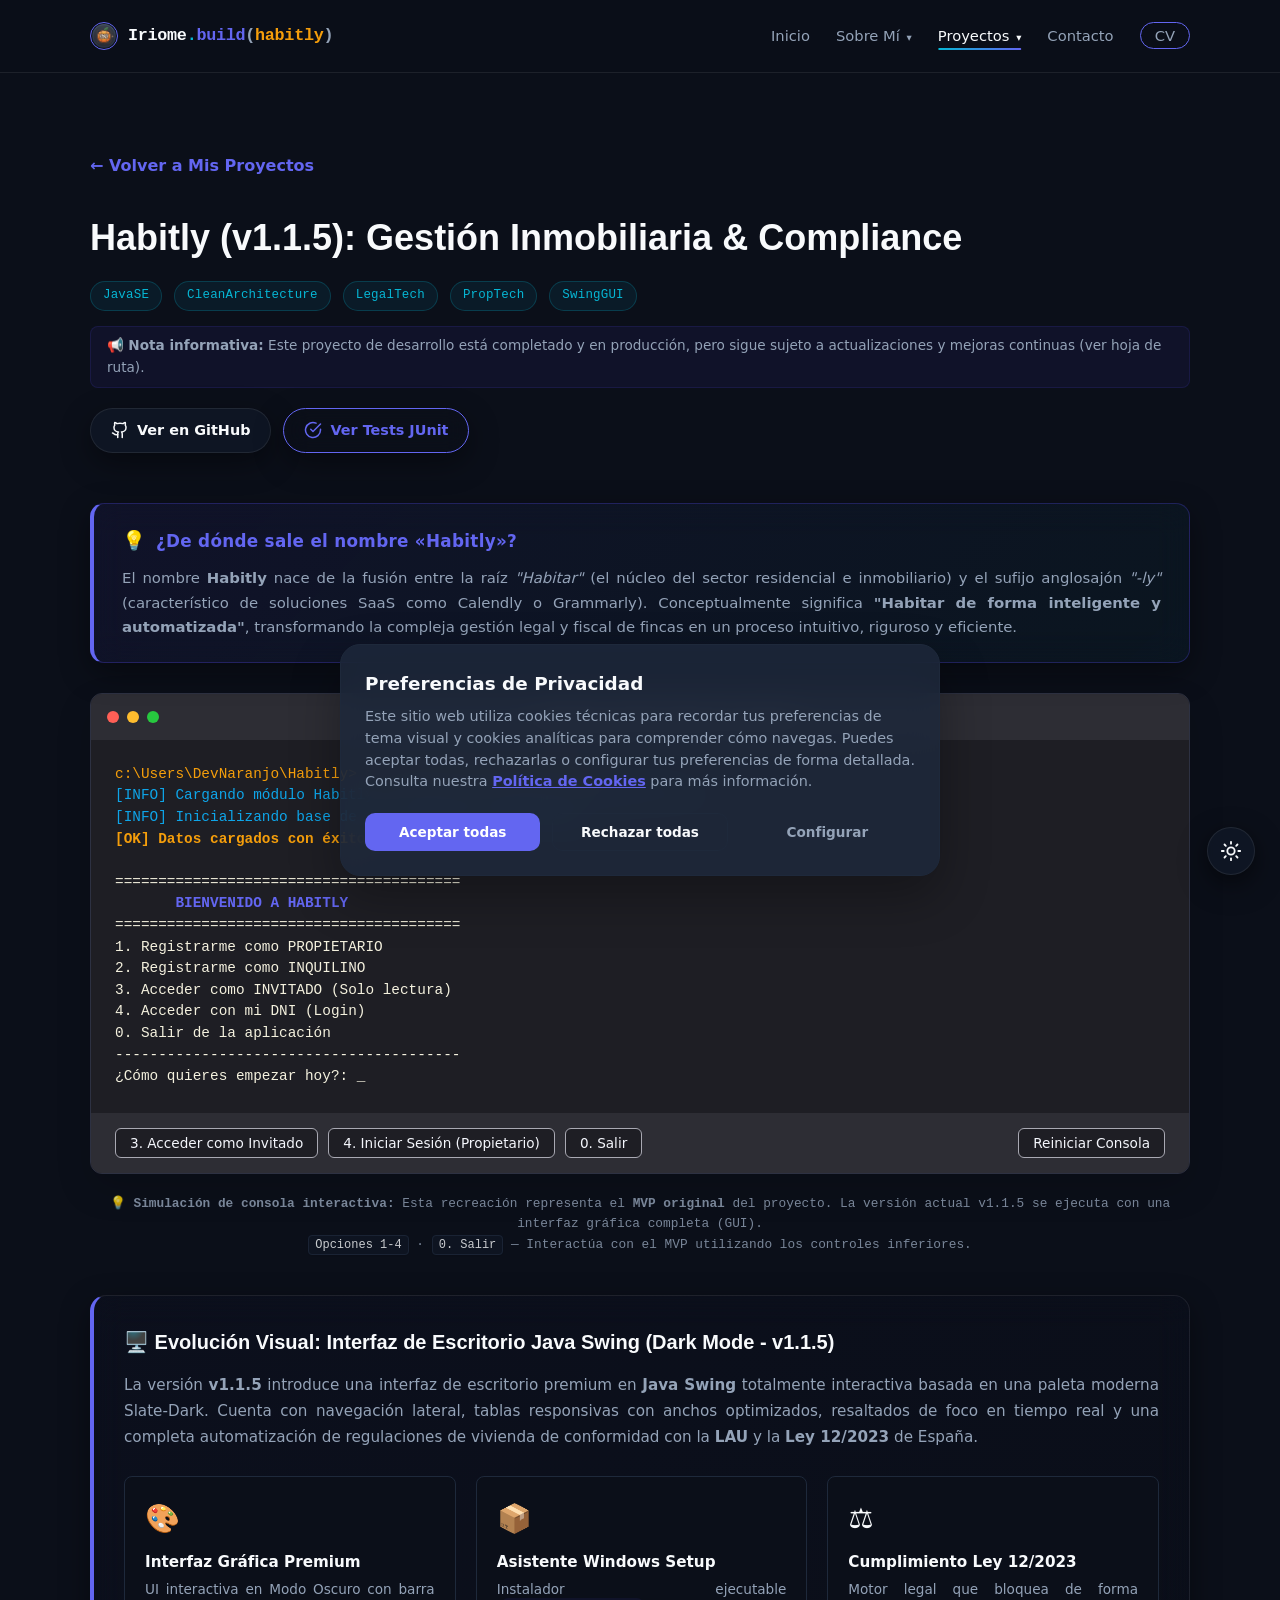
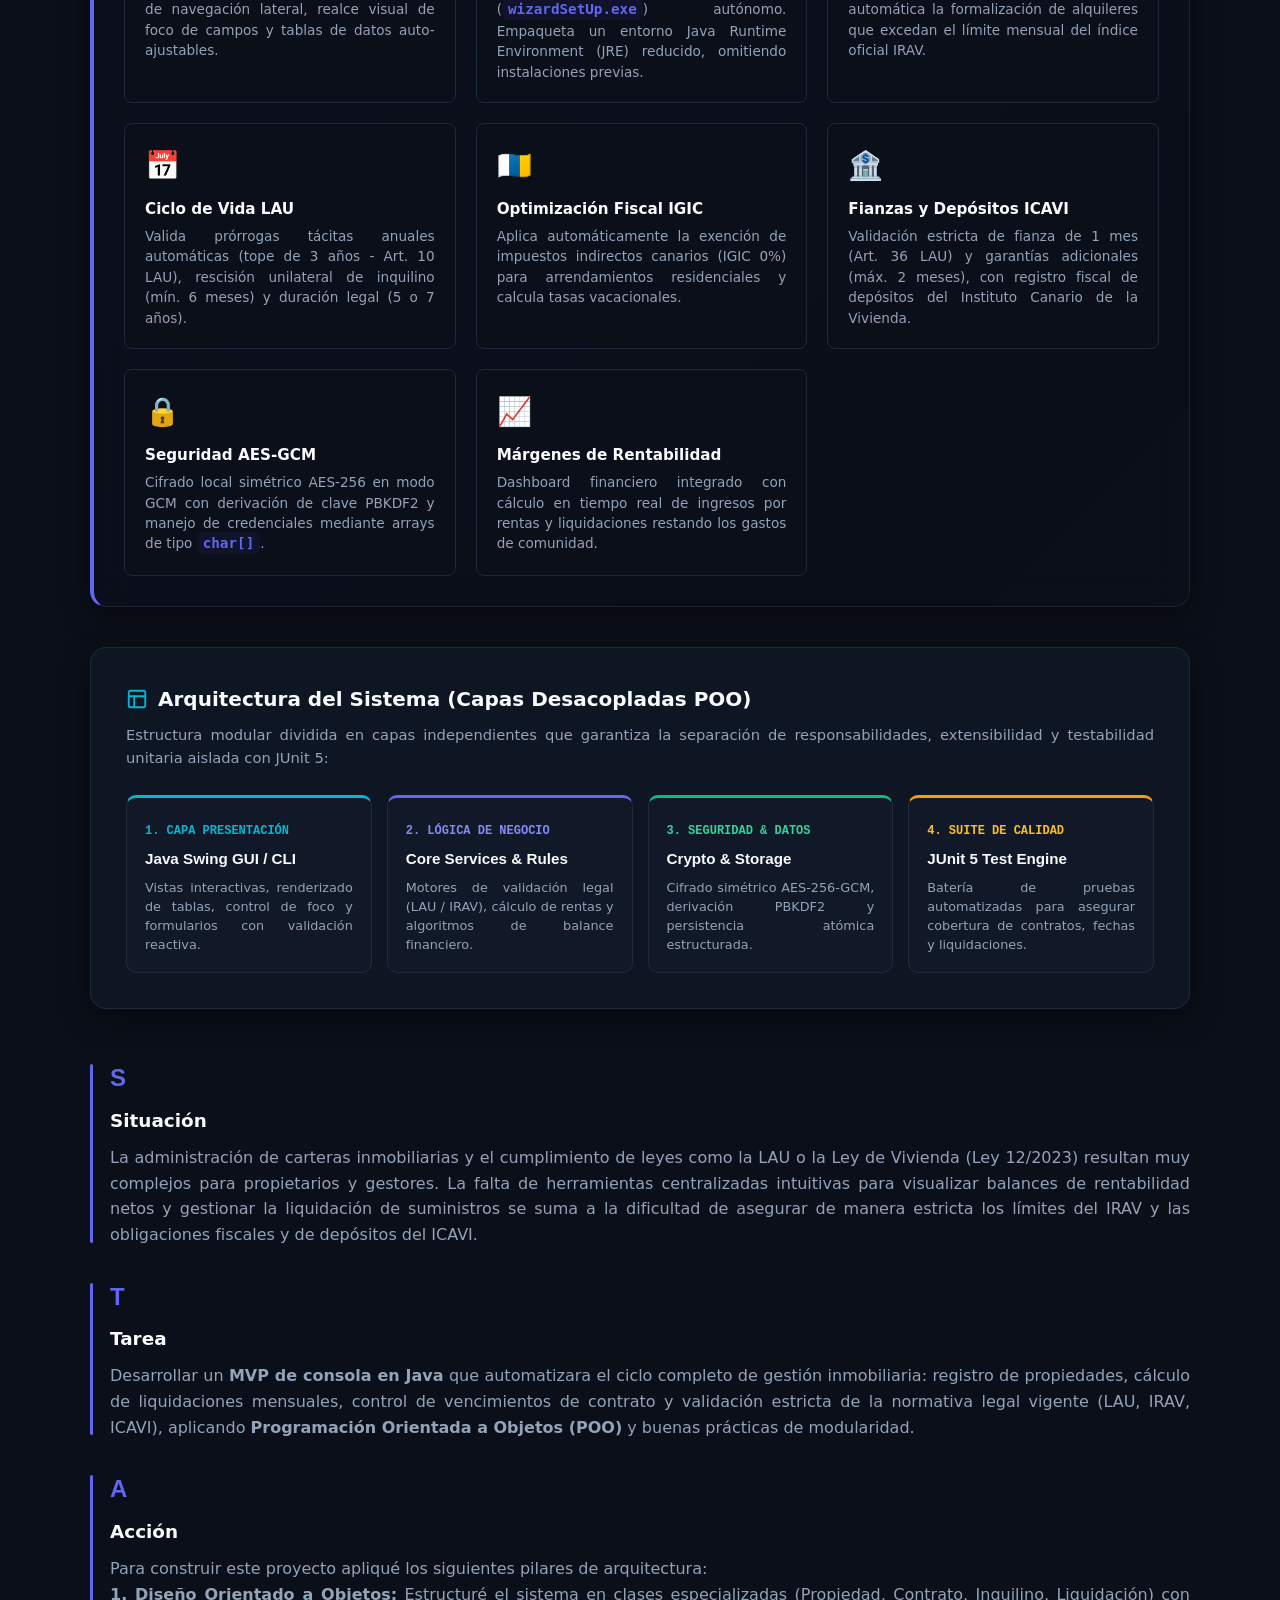
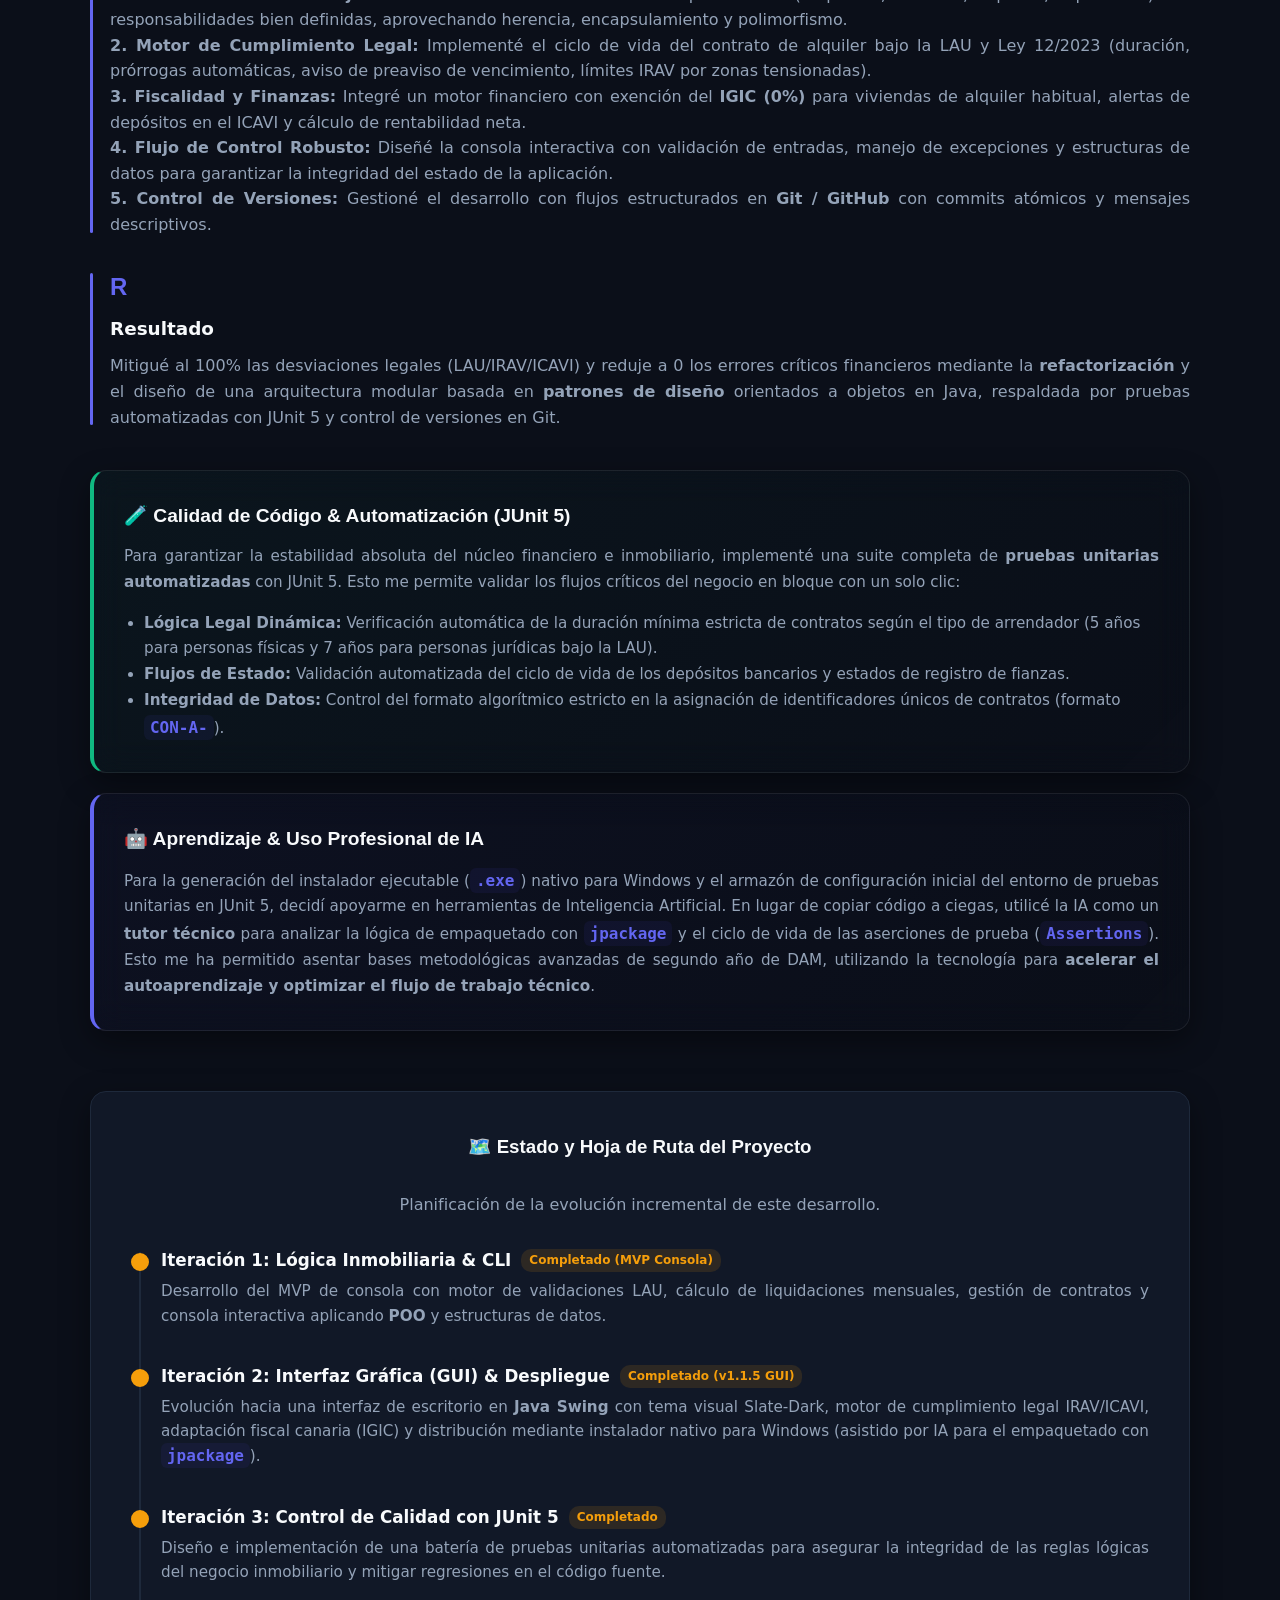
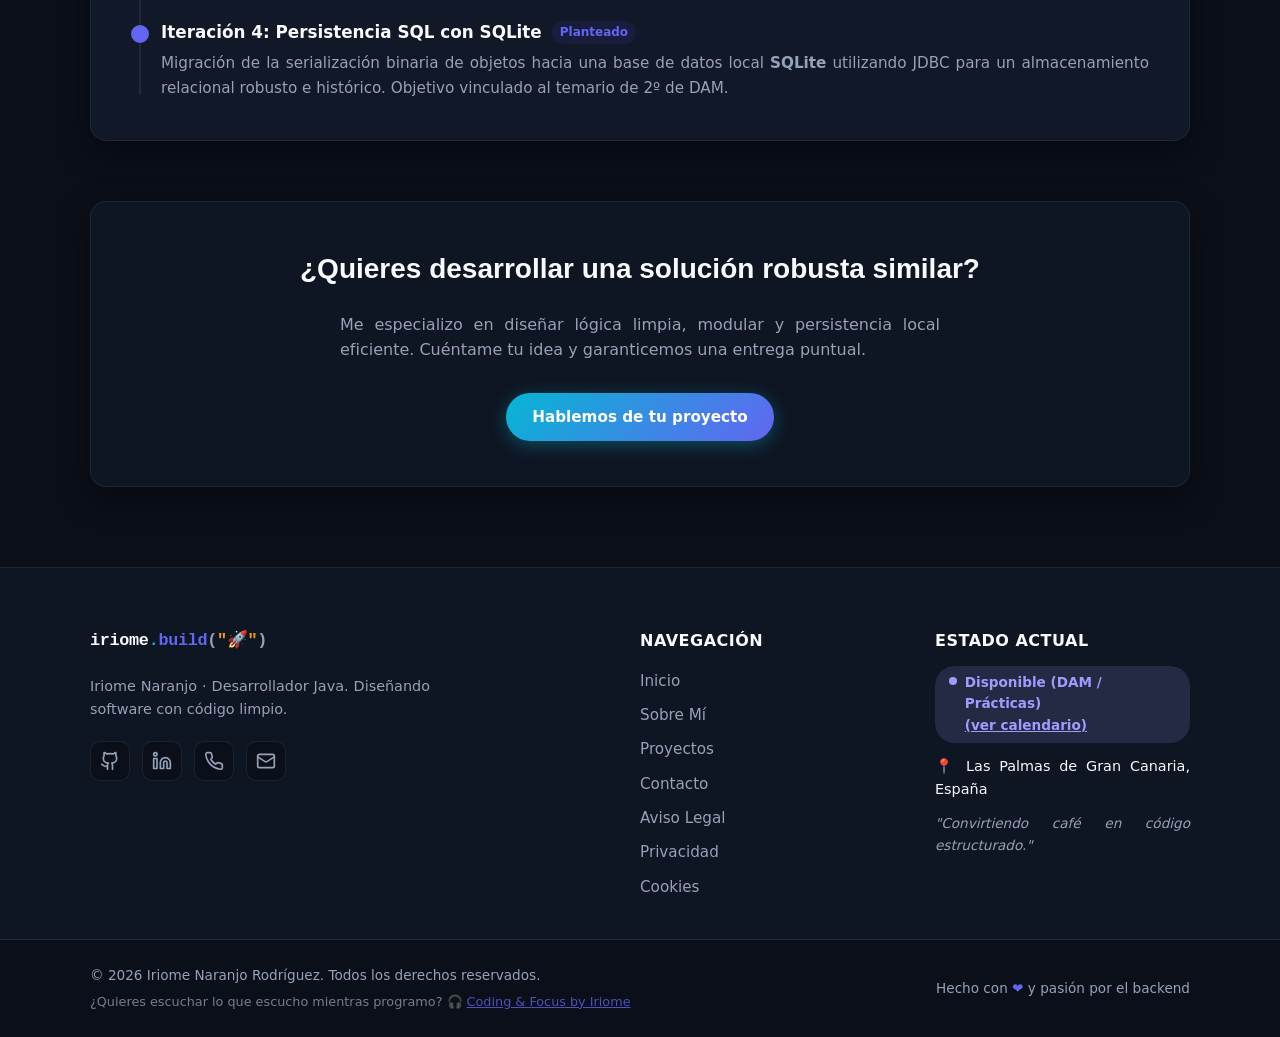
<file: proyecto-habitly.html>
<!DOCTYPE html>
<html lang="es">
<head>
    <meta charset="UTF-8">
    <meta name="viewport" content="width=device-width, initial-scale=1.0">
    <meta http-equiv="Content-Security-Policy" content="default-src 'self'; script-src 'self' 'unsafe-inline' https://www.googletagmanager.com; style-src 'self' 'unsafe-inline' https://fonts.googleapis.com; font-src 'self' https://fonts.gstatic.com data:; img-src 'self' data: https:; connect-src 'self' https://www.google-analytics.com https://analytics.google.com;">
    <title>Habitly · Iriome Naranjo - Desarrollador Backend Java</title>
    <meta name="description" content="Desarrollador Backend Java especializado en construir código estructurado y escalable, con experiencia complementaria en automatización de procesos (RPA/PAD)."><!-- Google Consent Mode v2 -->
    <script>
        window.dataLayer = window.dataLayer || [];
        function gtag(){dataLayer.push(arguments);}
        gtag('consent', 'default', {
            'analytics_storage': 'denied',
            'ad_storage': 'denied',
            'ad_user_data': 'denied',
            'ad_personalization': 'denied'
        });
    </script>

    <!-- Google Tag Manager -->
    <script>(function (w, d, s, l, i) {
            w[l] = w[l] || []; w[l].push({
                'gtm.start':
                    new Date().getTime(), event: 'gtm.js'
            }); var f = d.getElementsByTagName(s)[0],
                j = d.createElement(s), dl = l != 'dataLayer' ? '&l=' + l : ''; j.async = true; j.src =
                    'https://www.googletagmanager.com/gtm.js?id=' + i + dl; f.parentNode.insertBefore(j, f);
        })(window, document, 'script', 'dataLayer', 'GTM-KGFHGSRH');</script>
    <!-- End Google Tag Manager -->
    
    <!-- Open Graph -->
    <meta property="og:title" content="Habitly · Iriome Naranjo - Desarrollador Backend Java">
    <meta property="og:description" content="Portfolio con proyectos reales en producción, simulador interactivo de consola y soluciones de automatización.">
    <meta property="og:image" content="https://devnaranjo.github.io/Portfolio/src/assets/og-preview.webp">
    <meta property="og:url" content="https://devnaranjo.github.io/Portfolio/proyecto-habitly.html">
    <meta property="og:type" content="website">
    
    <!-- Canonical -->
    <link rel="canonical" href="https://devnaranjo.github.io/Portfolio/proyecto-habitly.html">
    <script>
        (function() {
            const savedTheme = localStorage.getItem('theme');
            if (savedTheme !== 'light') {
                document.documentElement.setAttribute('data-theme', 'dark');
            }
        })();
    </script>
        <!-- Tipografías de Software Engineering: Plus Jakarta Sans & JetBrains Mono -->
    <link rel="preconnect" href="https://fonts.googleapis.com">
    <link rel="preconnect" href="https://fonts.gstatic.com" crossorigin>
    <link href="https://fonts.googleapis.com/css2?family=JetBrains+Mono:wght@400;500;600;700&family=Plus+Jakarta+Sans:wght@300;400;500;600;700;800&display=swap" rel="stylesheet">
    <link rel="stylesheet" href="src/css/style.css">
    <link rel="icon" type="image/webp" href="src/assets/logo.webp">
</head>
<body>
    <!-- Google Tag Manager (noscript) -->
    <noscript><iframe src="https://www.googletagmanager.com/ns.html?id=GTM-KGFHGSRH" height="0" width="0"
            style="display:none;visibility:hidden"></iframe></noscript>
    <!-- End Google Tag Manager (noscript) -->

    <!-- Menú de Navegación -->
    <header class="header">
        <div class="container nav">
            <a href="index.html" class="logo" id="nav-logo">
                <img src="src/assets/logo.webp" alt="Logo de Iriome.build" class="nav-logo-img">
                <span class="logo-code">Iriome<span class="logo-dot">.</span><span class="logo-method">build</span><span class="logo-parentheses">(</span><span class="logo-parameter">habitly</span><span class="logo-parentheses">)</span></span>
            </a>
            <ul class="nav-links">
                <li><a href="index.html" id="nav-link-home">Inicio</a></li>
                <li class="dropdown">
                    <a href="sobre-mi.html" id="nav-link-about" class="dropbtn">Sobre Mí <span class="arrow">▾</span></a>
                    <ul class="dropdown-content">
                        <li><a href="sobre-mi.html#about-section">Mi Historia</a></li>
                        <li><a href="sobre-mi.html#experience-section">Experiencia y Formación</a></li>
                        <li><a href="sobre-mi.html#challenges-section">RoadMap</a></li>
                        <li><a href="sobre-mi.html#availability-section">Disponibilidad</a></li>
                        <li><a href="sobre-mi.html#availability-calendar">Ver Calendario</a></li>
                    </ul>
                </li>
                <li class="dropdown">
                    <a href="proyectos.html" id="nav-link-projects" class="dropbtn active">Proyectos <span class="arrow">▾</span></a>
                    <ul class="dropdown-content">
                        <li><a href="proyecto-habitly.html" class="active">Habitly</a></li>
                        <li><a href="proyecto-splitit.html">Split It</a></li>
                        <li><a href="proyecto-elpiedrero.html">El Piedrero</a></li>
                        <li><a href="proyectos.html">Ver todos</a></li>
                    </ul>
                </li>
                <li><a href="contacto.html" id="nav-link-contact">Contacto</a></li>
                <li><a href="cv.html" id="nav-link-cv" class="nav-cv-btn">CV</a></li>
            </ul>
        </div>
    </header>

    <!-- Contenido -->
    <main class="container">
        <section id="projects-section">
            <div style="margin-bottom: 30px;">
                <a href="proyectos.html" style="color: var(--accent-rose); font-weight: 600; display: inline-flex; align-items: center; gap: 8px;">
                    ← Volver a Mis Proyectos
                </a>
            </div>

            <!-- Ficha de Proyecto Estrella -->
            <div class="project-header" id="star-project-card" style="display: flex; justify-content: space-between; align-items: flex-start; flex-wrap: wrap; gap: 20px;">
                <div>
                    <h1 class="project-card-title" style="font-size: 2.25rem; font-family: var(--font-serif); font-weight: 700; color: var(--text-primary); view-transition-name: habitly-title;">Habitly (v1.1.5): Gestión Inmobiliaria &amp; Compliance</h1>
                    <div class="project-meta">
                        <span class="tag">JavaSE</span>
                        <span class="tag">CleanArchitecture</span>
                        <span class="tag">LegalTech</span>
                        <span class="tag">PropTech</span>
                        <span class="tag">SwingGUI</span>
                    </div>
                    <div style="margin-top: 15px; display: inline-flex; align-items: center; gap: 8px; background: rgba(79, 70, 229, 0.08); border: 1px solid rgba(79, 70, 229, 0.15); padding: 8px 16px; border-radius: 8px; font-size: 0.85rem; color: var(--text-secondary);">
                        <span>📢 <strong>Nota informativa:</strong> Este proyecto de desarrollo está completado y en producción, pero sigue sujeto a actualizaciones y mejoras continuas (ver hoja de ruta).</span>
                    </div>
                </div>
                <div style="display: flex; gap: 12px; flex-wrap: wrap;">
                    <a href="https://github.com/DevNaranjo/Habitly" target="_blank" rel="noopener noreferrer" class="btn btn-secondary" style="display: inline-flex; align-items: center; gap: 8px; width: auto; font-size: 0.9rem; padding: 10px 20px; border-radius: 30px;">
                        <svg width="18" height="18" viewBox="0 0 24 24" fill="none" stroke="currentColor" stroke-width="2" stroke-linecap="round" stroke-linejoin="round" style="vertical-align: middle;"><path d="M15 22v-4a4.8 4.8 0 0 0-1-3.5c3 0 6-2 6-5.5.08-1.25-.27-2.48-1-3.5.28-1.15.28-2.35 0-3.5 0 0-1 0-3 1.5-2.64-.5-5.36-.5-8 0C6 2 5 2 5 2c-.3 1.15-.3 2.35 0 3.5A5.403 5.403 0 0 0 4 9c0 3.5 3 5.5 6 5.5-.39.49-.68 1.05-.85 1.65-.17.6-.22 1.23-.15 1.85v4"/><path d="M9 18c-4.51 2-5-2-7-2"/></svg>
                        Ver en GitHub
                    </a>

                    <a href="https://github.com/DevNaranjo/Habitly/tree/main/tests" target="_blank" rel="noopener noreferrer" class="btn btn-secondary" style="display: inline-flex; align-items: center; gap: 8px; width: auto; font-size: 0.9rem; padding: 10px 20px; border-radius: 30px; border: 1px solid var(--accent-rose); color: var(--accent-rose); background: transparent;">
                        <svg width="18" height="18" viewBox="0 0 24 24" fill="none" stroke="currentColor" stroke-width="2" stroke-linecap="round" stroke-linejoin="round" style="vertical-align: middle;"><path d="M22 11.08V12a10 10 0 1 1-5.93-9.14"/><polyline points="22 4 12 14.01 9 11.01"/></svg>
                        Ver Tests JUnit
                    </a>
                </div>
            </div>

            <!-- Ventana Curiosa: Origen del Nombre Habitly -->
            <div class="card" id="naming-curiosity-box" style="margin-top: 25px; margin-bottom: 30px; padding: 22px 28px; border: 1px solid rgba(79, 70, 229, 0.3); border-left: 4px solid var(--accent-rose); background: linear-gradient(135deg, rgba(79, 70, 229, 0.08) 0%, rgba(6, 182, 212, 0.04) 100%); border-radius: 14px; position: relative; overflow: hidden;">
                <div style="display: flex; align-items: center; gap: 10px; margin-bottom: 10px;">
                    <span style="font-size: 1.2rem;">💡</span>
                    <h3 style="font-family: var(--font-sans); font-size: 1.05rem; font-weight: 700; margin: 0; color: var(--accent-rose); letter-spacing: 0.3px;">
                        ¿De dónde sale el nombre «Habitly»?
                    </h3>
                </div>
                <p style="color: var(--text-secondary); font-size: 0.93rem; line-height: 1.65; margin: 0;">
                    El nombre <strong>Habitly</strong> nace de la fusión entre la raíz <em>"Habitar"</em> (el núcleo del sector residencial e inmobiliario) y el sufijo anglosajón <em>"-ly"</em> (característico de soluciones SaaS como Calendly o Grammarly). Conceptualmente significa <strong>"Habitar de forma inteligente y automatizada"</strong>, transformando la compleja gestión legal y fiscal de fincas en un proceso intuitivo, riguroso y eficiente.
                </p>
            </div>

            <!-- Simulador de Terminal Retro -->
            <div class="terminal-window" id="terminal-simulator">
                <div class="terminal-bar">
                    <div class="terminal-buttons">
                        <span class="terminal-btn red"></span>
                        <span class="terminal-btn yellow"></span>
                        <span class="terminal-btn green"></span>
                    </div>
                    <div class="terminal-title">Habitly.java (MVP original en consola)</div>
                    <div></div> <!-- Espaciador derecho -->
                </div>
                <div class="terminal-body">
                    <pre>Cargando simulación de consola Java..._</pre>
                </div>
            </div>
            <p class="terminal-hint" style="margin-top: -20px; margin-bottom: 40px;">
                💡 <strong>Simulación de consola interactiva:</strong> Esta recreación representa el <strong>MVP original</strong> del proyecto. La versión actual v1.1.5 se ejecuta con una interfaz gráfica completa (GUI).<br>
                <kbd>Opciones 1-4</kbd> · <kbd>0. Salir</kbd> — Interactúa con el MVP utilizando los controles inferiores.
            </p>

            <!-- Interfaz Gráfica Java Swing (Visual Teaser) -->
            <div class="card" style="margin-bottom: 40px; padding: 30px; border-left: 4px solid var(--accent-rose); background: linear-gradient(135deg, rgba(79,70,229,0.02) 0%, transparent 100%);">
                <h3 style="font-family: var(--font-serif); font-size: 1.25rem; margin-bottom: 15px; display: flex; align-items: center; gap: 10px;">
                    🖥️ Evolución Visual: Interfaz de Escritorio Java Swing (Dark Mode - v1.1.5)
                </h3>
                <p style="color: var(--text-secondary); font-size: 0.95rem; line-height: 1.7; margin-bottom: 25px;">
                    La versión <strong>v1.1.5</strong> introduce una interfaz de escritorio premium en <strong>Java Swing</strong> totalmente interactiva basada en una paleta moderna Slate-Dark. Cuenta con navegación lateral, tablas responsivas con anchos optimizados, resaltados de foco en tiempo real y una completa automatización de regulaciones de vivienda de conformidad con la <strong>LAU</strong> y la <strong>Ley 12/2023</strong> de España.
                </p>
                <div style="display: grid; grid-template-columns: repeat(auto-fit, minmax(min(280px, 100%), 1fr)); gap: 20px; margin-top: 15px;">
                    <!-- Interfaz Premium -->
                    <div style="background-color: var(--bg-primary); border: 1px solid var(--border-color); border-radius: 8px; padding: 20px; text-align: left;">
                        <span style="font-size: 1.75rem; display: block; margin-bottom: 8px;">🎨</span>
                        <h4 style="font-family: var(--font-sans); font-size: 0.95rem; margin-bottom: 5px; font-weight: 700; color: var(--text-primary);">Interfaz Gráfica Premium</h4>
                        <p style="font-size: 0.85rem; color: var(--text-secondary); line-height: 1.5; margin: 0;">UI interactiva en Modo Oscuro con barra de navegación lateral, realce visual de foco de campos y tablas de datos auto-ajustables.</p>
                    </div>
                    <!-- Setup Wizard -->
                    <div style="background-color: var(--bg-primary); border: 1px solid var(--border-color); border-radius: 8px; padding: 20px; text-align: left;">
                        <span style="font-size: 1.75rem; display: block; margin-bottom: 8px;">📦</span>
                        <h4 style="font-family: var(--font-sans); font-size: 0.95rem; margin-bottom: 5px; font-weight: 700; color: var(--text-primary);">Asistente Windows Setup</h4>
                        <p style="font-size: 0.85rem; color: var(--text-secondary); line-height: 1.5; margin: 0;">Instalador ejecutable (<code>wizardSetUp.exe</code>) autónomo. Empaqueta un entorno Java Runtime Environment (JRE) reducido, omitiendo instalaciones previas.</p>
                    </div>
                    <!-- Compliance Legal -->
                    <div style="background-color: var(--bg-primary); border: 1px solid var(--border-color); border-radius: 8px; padding: 20px; text-align: left;">
                        <span style="font-size: 1.75rem; display: block; margin-bottom: 8px;">⚖️</span>
                        <h4 style="font-family: var(--font-sans); font-size: 0.95rem; margin-bottom: 5px; font-weight: 700; color: var(--text-primary);">Cumplimiento Ley 12/2023</h4>
                        <p style="font-size: 0.85rem; color: var(--text-secondary); line-height: 1.5; margin: 0;">Motor legal que bloquea de forma automática la formalización de alquileres que excedan el límite mensual del índice oficial IRAV.</p>
                    </div>
                    <!-- Ciclo LAU -->
                    <div style="background-color: var(--bg-primary); border: 1px solid var(--border-color); border-radius: 8px; padding: 20px; text-align: left;">
                        <span style="font-size: 1.75rem; display: block; margin-bottom: 8px;">📅</span>
                        <h4 style="font-family: var(--font-sans); font-size: 0.95rem; margin-bottom: 5px; font-weight: 700; color: var(--text-primary);">Ciclo de Vida LAU</h4>
                        <p style="font-size: 0.85rem; color: var(--text-secondary); line-height: 1.5; margin: 0;">Valida prórrogas tácitas anuales automáticas (tope de 3 años - Art. 10 LAU), rescisión unilateral de inquilino (mín. 6 meses) y duración legal (5 o 7 años).</p>
                    </div>
                    <!-- Fiscalidad Canarios -->
                    <div style="background-color: var(--bg-primary); border: 1px solid var(--border-color); border-radius: 8px; padding: 20px; text-align: left;">
                        <span style="font-size: 1.75rem; display: block; margin-bottom: 8px;">🇮🇨</span>
                        <h4 style="font-family: var(--font-sans); font-size: 0.95rem; margin-bottom: 5px; font-weight: 700; color: var(--text-primary);">Optimización Fiscal IGIC</h4>
                        <p style="font-size: 0.85rem; color: var(--text-secondary); line-height: 1.5; margin: 0;">Aplica automáticamente la exención de impuestos indirectos canarios (IGIC 0%) para arrendamientos residenciales y calcula tasas vacacionales.</p>
                    </div>
                    <!-- Depósitos ICAVI -->
                    <div style="background-color: var(--bg-primary); border: 1px solid var(--border-color); border-radius: 8px; padding: 20px; text-align: left;">
                        <span style="font-size: 1.75rem; display: block; margin-bottom: 8px;">🏦</span>
                        <h4 style="font-family: var(--font-sans); font-size: 0.95rem; margin-bottom: 5px; font-weight: 700; color: var(--text-primary);">Fianzas y Depósitos ICAVI</h4>
                        <p style="font-size: 0.85rem; color: var(--text-secondary); line-height: 1.5; margin: 0;">Validación estricta de fianza de 1 mes (Art. 36 LAU) y garantías adicionales (máx. 2 meses), con registro fiscal de depósitos del Instituto Canario de la Vivienda.</p>
                    </div>
                    <!-- Cifrado y Seguridad -->
                    <div style="background-color: var(--bg-primary); border: 1px solid var(--border-color); border-radius: 8px; padding: 20px; text-align: left;">
                        <span style="font-size: 1.75rem; display: block; margin-bottom: 8px;">🔒</span>
                        <h4 style="font-family: var(--font-sans); font-size: 0.95rem; margin-bottom: 5px; font-weight: 700; color: var(--text-primary);">Seguridad AES-GCM</h4>
                        <p style="font-size: 0.85rem; color: var(--text-secondary); line-height: 1.5; margin: 0;">Cifrado local simétrico AES-256 en modo GCM con derivación de clave PBKDF2 y manejo de credenciales mediante arrays de tipo <code>char[]</code>.</p>
                    </div>
                    <!-- Rentabilidad -->
                    <div style="background-color: var(--bg-primary); border: 1px solid var(--border-color); border-radius: 8px; padding: 20px; text-align: left;">
                        <span style="font-size: 1.75rem; display: block; margin-bottom: 8px;">📈</span>
                        <h4 style="font-family: var(--font-sans); font-size: 0.95rem; margin-bottom: 5px; font-weight: 700; color: var(--text-primary);">Márgenes de Rentabilidad</h4>
                        <p style="font-size: 0.85rem; color: var(--text-secondary); line-height: 1.5; margin: 0;">Dashboard financiero integrado con cálculo en tiempo real de ingresos por rentas y liquidaciones restando los gastos de comunidad.</p>
                    </div>
                </div>
            </div>

            <!-- Diagrama de Arquitectura de Software -->
            <div class="card" style="margin-top: 40px; padding: 35px; border: 1px solid var(--border-glass);">
                <h3 style="font-family: var(--font-sans); font-size: 1.25rem; font-weight: 700; margin-bottom: 8px; display: flex; align-items: center; gap: 10px; color: var(--text-primary);">
                    <svg width="22" height="22" viewBox="0 0 24 24" fill="none" stroke="var(--accent-cyan)" stroke-width="2" stroke-linecap="round" stroke-linejoin="round"><rect width="18" height="18" x="3" y="3" rx="2"/><path d="M3 9h18"/><path d="M9 21V9"/></svg>
                    Arquitectura del Sistema (Capas Desacopladas POO)
                </h3>
                <p style="color: var(--text-secondary); font-size: 0.92rem; margin-bottom: 25px; line-height: 1.6;">
                    Estructura modular dividida en capas independientes que garantiza la separación de responsabilidades, extensibilidad y testabilidad unitaria aislada con JUnit 5:
                </p>
                <div style="display: grid; grid-template-columns: repeat(auto-fit, minmax(220px, 1fr)); gap: 15px;">
                    <div style="background: #111827; border: 1px solid #1F2937; border-top: 3px solid #06B6D4; padding: 18px; border-radius: 10px;">
                        <span style="font-family: var(--font-mono); font-size: 0.75rem; color: #06B6D4; font-weight: 600; text-transform: uppercase;">1. Capa Presentación</span>
                        <h4 style="font-size: 0.95rem; margin: 6px 0; color: #F8FAFC;">Java Swing GUI / CLI</h4>
                        <p style="font-size: 0.8rem; color: #94A3B8; margin: 0; line-height: 1.5;">Vistas interactivas, renderizado de tablas, control de foco y formularios con validación reactiva.</p>
                    </div>
                    <div style="background: #111827; border: 1px solid #1F2937; border-top: 3px solid #6366F1; padding: 18px; border-radius: 10px;">
                        <span style="font-family: var(--font-mono); font-size: 0.75rem; color: #818CF8; font-weight: 600; text-transform: uppercase;">2. Lógica de Negocio</span>
                        <h4 style="font-size: 0.95rem; margin: 6px 0; color: #F8FAFC;">Core Services &amp; Rules</h4>
                        <p style="font-size: 0.8rem; color: #94A3B8; margin: 0; line-height: 1.5;">Motores de validación legal (LAU / IRAV), cálculo de rentas y algoritmos de balance financiero.</p>
                    </div>
                    <div style="background: #111827; border: 1px solid #1F2937; border-top: 3px solid #10B981; padding: 18px; border-radius: 10px;">
                        <span style="font-family: var(--font-mono); font-size: 0.75rem; color: #34D399; font-weight: 600; text-transform: uppercase;">3. Seguridad &amp; Datos</span>
                        <h4 style="font-size: 0.95rem; margin: 6px 0; color: #F8FAFC;">Crypto &amp; Storage</h4>
                        <p style="font-size: 0.8rem; color: #94A3B8; margin: 0; line-height: 1.5;">Cifrado simétrico AES-256-GCM, derivación PBKDF2 y persistencia atómica estructurada.</p>
                    </div>
                    <div style="background: #111827; border: 1px solid #1F2937; border-top: 3px solid #F59E0B; padding: 18px; border-radius: 10px;">
                        <span style="font-family: var(--font-mono); font-size: 0.75rem; color: #FBBF24; font-weight: 600; text-transform: uppercase;">4. Suite de Calidad</span>
                        <h4 style="font-size: 0.95rem; margin: 6px 0; color: #F8FAFC;">JUnit 5 Test Engine</h4>
                        <p style="font-size: 0.8rem; color: #94A3B8; margin: 0; line-height: 1.5;">Batería de pruebas automatizadas para asegurar cobertura de contratos, fechas y liquidaciones.</p>
                    </div>
                </div>
            </div>

            <!-- Metodología STAR -->
            <div class="star-container" id="star-breakdown">
                <div class="star-section">
                    <div class="star-letter">S</div>
                    <h3>Situación</h3>
                    <p>
                        La administración de carteras inmobiliarias y el cumplimiento de leyes como la LAU o la Ley de Vivienda (Ley 12/2023) resultan muy complejos para propietarios y gestores. La falta de herramientas centralizadas intuitivas para visualizar balances de rentabilidad netos y gestionar la liquidación de suministros se suma a la dificultad de asegurar de manera estricta los límites del IRAV y las obligaciones fiscales y de depósitos del ICAVI.
                    </p>
                </div>

                <div class="star-section">
                    <div class="star-letter">T</div>
                    <h3>Tarea</h3>
                    <p>
                        Desarrollar un <strong>MVP de consola en Java</strong> que automatizara el ciclo completo de gestión inmobiliaria: registro de propiedades, cálculo de liquidaciones mensuales, control de vencimientos de contrato y validación estricta de la normativa legal vigente (LAU, IRAV, ICAVI), aplicando <strong>Programación Orientada a Objetos (POO)</strong> y buenas prácticas de modularidad.
                    </p>
                </div>

                <div class="star-section">
                    <div class="star-letter">A</div>
                    <h3>Acción</h3>
                    <p>
                        Para construir este proyecto apliqué los siguientes pilares de arquitectura:
                        <br><strong>1. Diseño Orientado a Objetos:</strong> Estructuré el sistema en clases especializadas (Propiedad, Contrato, Inquilino, Liquidación) con responsabilidades bien definidas, aprovechando herencia, encapsulamiento y polimorfismo.
                        <br><strong>2. Motor de Cumplimiento Legal:</strong> Implementé el ciclo de vida del contrato de alquiler bajo la LAU y Ley 12/2023 (duración, prórrogas automáticas, aviso de preaviso de vencimiento, límites IRAV por zonas tensionadas).
                        <br><strong>3. Fiscalidad y Finanzas:</strong> Integré un motor financiero con exención del <strong>IGIC (0%)</strong> para viviendas de alquiler habitual, alertas de depósitos en el ICAVI y cálculo de rentabilidad neta.
                        <br><strong>4. Flujo de Control Robusto:</strong> Diseñé la consola interactiva con validación de entradas, manejo de excepciones y estructuras de datos para garantizar la integridad del estado de la aplicación.
                        <br><strong>5. Control de Versiones:</strong> Gestioné el desarrollo con flujos estructurados en <strong>Git / GitHub</strong> con commits atómicos y mensajes descriptivos.
                    </p>
                </div>

                <div class="star-section">
                    <div class="star-letter">R</div>
                    <h3>Resultado</h3>
                    <p>
                        Mitigué al 100% las desviaciones legales (LAU/IRAV/ICAVI) y reduje a 0 los errores críticos financieros mediante la <strong>refactorización</strong> y el diseño de una arquitectura modular basada en <strong>patrones de diseño</strong> orientados a objetos en Java, respaldada por pruebas automatizadas con JUnit 5 y control de versiones en Git.
                    </p>
                </div>
            </div>

            <!-- Tarjeta de Calidad de Código (JUnit 5) -->
            <div class="card" id="junit-quality-card" style="margin-top: 40px; padding: 30px; border-left: 4px solid #10b981; background: linear-gradient(135deg, rgba(16,185,129,0.04) 0%, transparent 100%);">
                <h3 style="font-family: var(--font-serif); font-size: 1.2rem; margin-bottom: 12px; display: flex; align-items: center; gap: 10px;">
                    🧪 Calidad de Código &amp; Automatización (JUnit 5)
                </h3>
                <p style="color: var(--text-secondary); font-size: 0.95rem; line-height: 1.7; margin: 0 0 15px 0;">
                    Para garantizar la estabilidad absoluta del núcleo financiero e inmobiliario, implementé una suite completa de <strong>pruebas unitarias automatizadas</strong> con JUnit 5. Esto me permite validar los flujos críticos del negocio en bloque con un solo clic:
                </p>
                <ul style="color: var(--text-secondary); font-size: 0.95rem; line-height: 1.7; margin: 0 0 0 20px; padding: 0;">
                    <li><strong>Lógica Legal Dinámica:</strong> Verificación automática de la duración mínima estricta de contratos según el tipo de arrendador (5 años para personas físicas y 7 años para personas jurídicas bajo la LAU).</li>
                    <li><strong>Flujos de Estado:</strong> Validación automatizada del ciclo de vida de los depósitos bancarios y estados de registro de fianzas.</li>
                    <li><strong>Integridad de Datos:</strong> Control del formato algorítmico estricto en la asignación de identificadores únicos de contratos (formato <code>CON-A-</code>).</li>
                </ul>
            </div>

            <!-- Nota de Aprendizaje & Uso Profesional de IA -->
            <div class="card" id="ai-learning-note" style="margin-top: 20px; padding: 30px; border-left: 4px solid var(--accent-rose); background: linear-gradient(135deg, rgba(79,70,229,0.04) 0%, transparent 100%);">
                <h3 style="font-family: var(--font-serif); font-size: 1.2rem; margin-bottom: 12px; display: flex; align-items: center; gap: 10px;">
                    🤖 Aprendizaje &amp; Uso Profesional de IA
                </h3>
                <p style="color: var(--text-secondary); font-size: 0.95rem; line-height: 1.7; margin: 0;">
                    Para la generación del instalador ejecutable (<code>.exe</code>) nativo para Windows y el armazón de configuración inicial del entorno de pruebas unitarias en JUnit 5, decidí apoyarme en herramientas de Inteligencia Artificial. En lugar de copiar código a ciegas, utilicé la IA como un <strong>tutor técnico</strong> para analizar la lógica de empaquetado con <code>jpackage</code> y el ciclo de vida de las aserciones de prueba (<code>Assertions</code>). Esto me ha permitido asentar bases metodológicas avanzadas de segundo año de DAM, utilizando la tecnología para <strong>acelerar el autoaprendizaje y optimizar el flujo de trabajo técnico</strong>.
                </p>
            </div>

            <!-- Roadmap (Hoja de Ruta) del Proyecto -->
            <div class="roadmap" id="project-roadmap">
                <h3>🗺️ Estado y Hoja de Ruta del Proyecto</h3>
                <p style="text-align: center; color: var(--text-secondary); margin-bottom: 30px;">
                    Planificación de la evolución incremental de este desarrollo.
                </p>
                
                <div class="timeline">
                    <!-- Iteración 1 -->
                    <div class="timeline-item completed">
                        <div class="timeline-marker"></div>
                        <div class="timeline-content">
                            <h4>Iteración 1: Lógica Inmobiliaria &amp; CLI <span class="status-badge">Completado (MVP Consola)</span></h4>
                            <p>Desarrollo del MVP de consola con motor de validaciones LAU, cálculo de liquidaciones mensuales, gestión de contratos y consola interactiva aplicando <strong>POO</strong> y estructuras de datos.</p>
                        </div>
                    </div>
                    
                    <!-- Iteración 2 -->
                    <div class="timeline-item completed">
                        <div class="timeline-marker"></div>
                        <div class="timeline-content">
                            <h4>Iteración 2: Interfaz Gráfica (GUI) &amp; Despliegue <span class="status-badge">Completado (v1.1.5 GUI)</span></h4>
                            <p>Evolución hacia una interfaz de escritorio en <strong>Java Swing</strong> con tema visual Slate-Dark, motor de cumplimiento legal IRAV/ICAVI, adaptación fiscal canaria (IGIC) y distribución mediante instalador nativo para Windows (asistido por IA para el empaquetado con <code>jpackage</code>).</p>
                        </div>
                    </div>

                    <!-- Iteración 3 -->
                    <div class="timeline-item completed">
                        <div class="timeline-marker"></div>
                        <div class="timeline-content">
                            <h4>Iteración 3: Control de Calidad con JUnit 5 <span class="status-badge">Completado</span></h4>
                            <p>Diseño e implementación de una batería de pruebas unitarias automatizadas para asegurar la integridad de las reglas lógicas del negocio inmobiliario y mitigar regresiones en el código fuente.</p>
                        </div>
                    </div>

                    <!-- Iteración 4 -->
                    <div class="timeline-item active">
                        <div class="timeline-marker"></div>
                        <div class="timeline-content">
                            <h4>Iteración 4: Persistencia SQL con SQLite <span class="status-badge">Planteado</span></h4>
                            <p>Migración de la serialización binaria de objetos hacia una base de datos local <strong>SQLite</strong> utilizando JDBC para un almacenamiento relacional robusto e histórico. Objetivo vinculado al temario de 2º de DAM.</p>
                        </div>
                    </div>
                </div>
            </div>
            
            <!-- Sección de Llamada a la Acción (CTA) -->
            <div class="card" style="text-align: center; margin-top: 60px; padding: 45px 30px; display: flex; flex-direction: column; align-items: center; gap: 15px;">
                <h3 style="font-family: var(--font-serif); font-size: 1.75rem; margin-bottom: 5px;">¿Quieres desarrollar una solución robusta similar?</h3>
                <p style="color: var(--text-secondary); max-width: 600px; margin: 0 auto 15px; font-size: 1rem; line-height: 1.6;">
                    Me especializo en diseñar lógica limpia, modular y persistencia local eficiente. Cuéntame tu idea y garanticemos una entrega puntual.
                </p>
                <a href="contacto.html" class="btn btn-primary" style="width: auto;">Hablemos de tu proyecto</a>
            </div>
        </section>
    </main>

    <!-- Pie de Página -->
    <footer class="footer">
        <div class="container footer-grid">
            <!-- Columna 1: Marca y Redes -->
            <div class="footer-brand">
                <div class="logo">
                    <span class="logo-code">iriome<span class="logo-dot">.</span><span class="logo-method">build</span><span class="logo-parentheses">(</span><span class="logo-parameter">"🚀"</span><span class="logo-parentheses">)</span></span>
                </div>
                <p class="footer-brand-desc">Iriome Naranjo · Desarrollador Java. Diseñando software con código limpio.</p>
                <div class="footer-socials">
                    <a href="https://github.com/DevNaranjo" target="_blank" rel="noopener noreferrer" aria-label="GitHub">
                        <svg width="20" height="20" viewBox="0 0 24 24" fill="none" stroke="currentColor" stroke-width="2" stroke-linecap="round" stroke-linejoin="round"><path d="M15 22v-4a4.8 4.8 0 0 0-1-3.5c3 0 6-2 6-5.5.08-1.25-.27-2.48-1-3.5.28-1.15.28-2.35 0-3.5 0 0-1 0-3 1.5-2.64-.5-5.36-.5-8 0C6 2 5 2 5 2c-.3 1.15-.3 2.35 0 3.5A5.403 5.403 0 0 0 4 9c0 3.5 3 5.5 6 5.5-.39.49-.68 1.05-.85 1.65-.17.6-.22 1.23-.15 1.85v4"/><path d="M9 18c-4.51 2-5-2-7-2"/></svg>
                    </a>
                    <a href="https://linkedin.com/in/inaranjorodriguez" target="_blank" rel="noopener noreferrer" aria-label="LinkedIn">
                        <svg width="20" height="20" viewBox="0 0 24 24" fill="none" stroke="currentColor" stroke-width="2" stroke-linecap="round" stroke-linejoin="round"><path d="M16 8a6 6 0 0 1 6 6v7h-4v-7a2 2 0 0 0-2-2 2 2 0 0 0-2 2v7h-4v-7a6 6 0 0 1 6-6z"/><rect x="2" y="9" width="4" height="12"/><circle cx="4" cy="4" r="2"/></svg>
                    </a>
                    <a href="#" data-contact="phone" aria-label="Teléfono" id="footer-phone">
                        <svg width="20" height="20" viewBox="0 0 24 24" fill="none" stroke="currentColor" stroke-width="2" stroke-linecap="round" stroke-linejoin="round"><path d="M22 16.92v3a2 2 0 0 1-2.18 2 19.79 19.79 0 0 1-8.63-3.07 19.5 19.5 0 0 1-6-6 19.79 19.79 0 0 1-3.07-8.67A2 2 0 0 1 4.11 2h3a2 2 0 0 1 2 1.72 12.84 12.84 0 0 0 .7 2.81 2 2 0 0 1-.45 2.11L8.09 9.91a16 16 0 0 0 6 6l1.27-1.27a2 2 0 0 1 2.11-.45 12.84 12.84 0 0 0 2.81.7A2 2 0 0 1 22 16.92z"/></svg>
                    </a>
                    <a href="#" data-contact="email" aria-label="Email (Gmail)">
                        <svg width="20" height="20" viewBox="0 0 24 24" fill="none" stroke="currentColor" stroke-width="2" stroke-linecap="round" stroke-linejoin="round"><rect width="20" height="16" x="2" y="4" rx="2"/><path d="m22 7-8.97 5.7a1.94 1.94 0 0 1-2.06 0L2 7"/></svg>
                    </a>
                </div>
            </div>
            
            <!-- Columna 2: Navegación -->
            <div class="footer-nav">
                <h4>Navegación</h4>
                <ul class="footer-nav-list">
                    <li><a href="index.html">Inicio</a></li>
                    <li><a href="sobre-mi.html">Sobre Mí</a></li>
                    <li><a href="proyectos.html">Proyectos</a></li>
                    <li><a href="contacto.html">Contacto</a></li>
                    <li><a href="aviso-legal.html">Aviso Legal</a></li>
                    <li><a href="privacidad.html">Privacidad</a></li>
                    <li><a href="politica-cookies.html">Cookies</a></li>
                </ul>
            </div>
            
            <!-- Columna 3: Estado y Disponibilidad -->
            <div class="footer-status">
                <h4>Estado Actual</h4>
                <div class="status-indicator">
                    <span class="status-dot-green"></span>
                    <span class="status-text">Disponible (DAM / Prácticas)</span>
                </div>
                <p class="status-location">📍 Las Palmas de Gran Canaria, España</p>
                <p class="status-quote">"Convirtiendo café en código estructurado."</p>
            </div>
        </div>
        
        <!-- Línea de copyright inferior -->
        <div class="footer-bottom">
            <div class="container footer-bottom-content">
                <div class="footer-copyright-info">
                    <p>© 2026 Iriome Naranjo Rodríguez. Todos los derechos reservados.</p>
                    <p class="footer-easter-egg" style="font-size: 0.8rem; color: var(--text-secondary); margin-top: 5px; opacity: 0.75; transition: opacity 0.3s ease;">
                        ¿Quieres escuchar lo que escucho mientras programo? 🎧 
                        <a href="https://www.youtube.com/playlist?list=PL2VJPU_YK0GsWpElVDiiEvzj0VpH7Hd2J" target="_blank" rel="noopener noreferrer" style="color: var(--accent-rose); text-decoration: underline; font-weight: 500;">Coding & Focus by Iriome</a>
                    </p>
                </div>
                <p class="made-with">Hecho con <span class="heart">❤️</span> y pasión por el backend</p>
            </div>
        </div>
    </footer>

    <!-- Botón Flotante de Modo Oscuro -->
    <button id="theme-toggle" class="theme-toggle" aria-label="Alternar tema visual claro y oscuro">
        <!-- Sun Icon (SVG) -->
        <svg class="sun-icon" viewBox="0 0 24 24" fill="none" stroke="currentColor" stroke-width="2" stroke-linecap="round" stroke-linejoin="round"><circle cx="12" cy="12" r="4"/><path d="M12 2v2"/><path d="M12 20v2"/><path d="m4.93 4.93 1.41 1.41"/><path d="m17.66 17.66 1.41 1.41"/><path d="M2 12h2"/><path d="M20 12h2"/><path d="m6.34 17.66-1.41 1.41"/><path d="m19.07 4.93-1.41 1.41"/></svg>
        <!-- Moon Icon (SVG) -->
        <svg class="moon-icon" viewBox="0 0 24 24" fill="none" stroke="currentColor" stroke-width="2" stroke-linecap="round" stroke-linejoin="round"><path d="M12 3a6 6 0 0 0 9 9 9 9 0 1 1-9-9Z"/></svg>
    </button>

    <script src="src/js/script.js"></script>
</body>
</html>
</file>
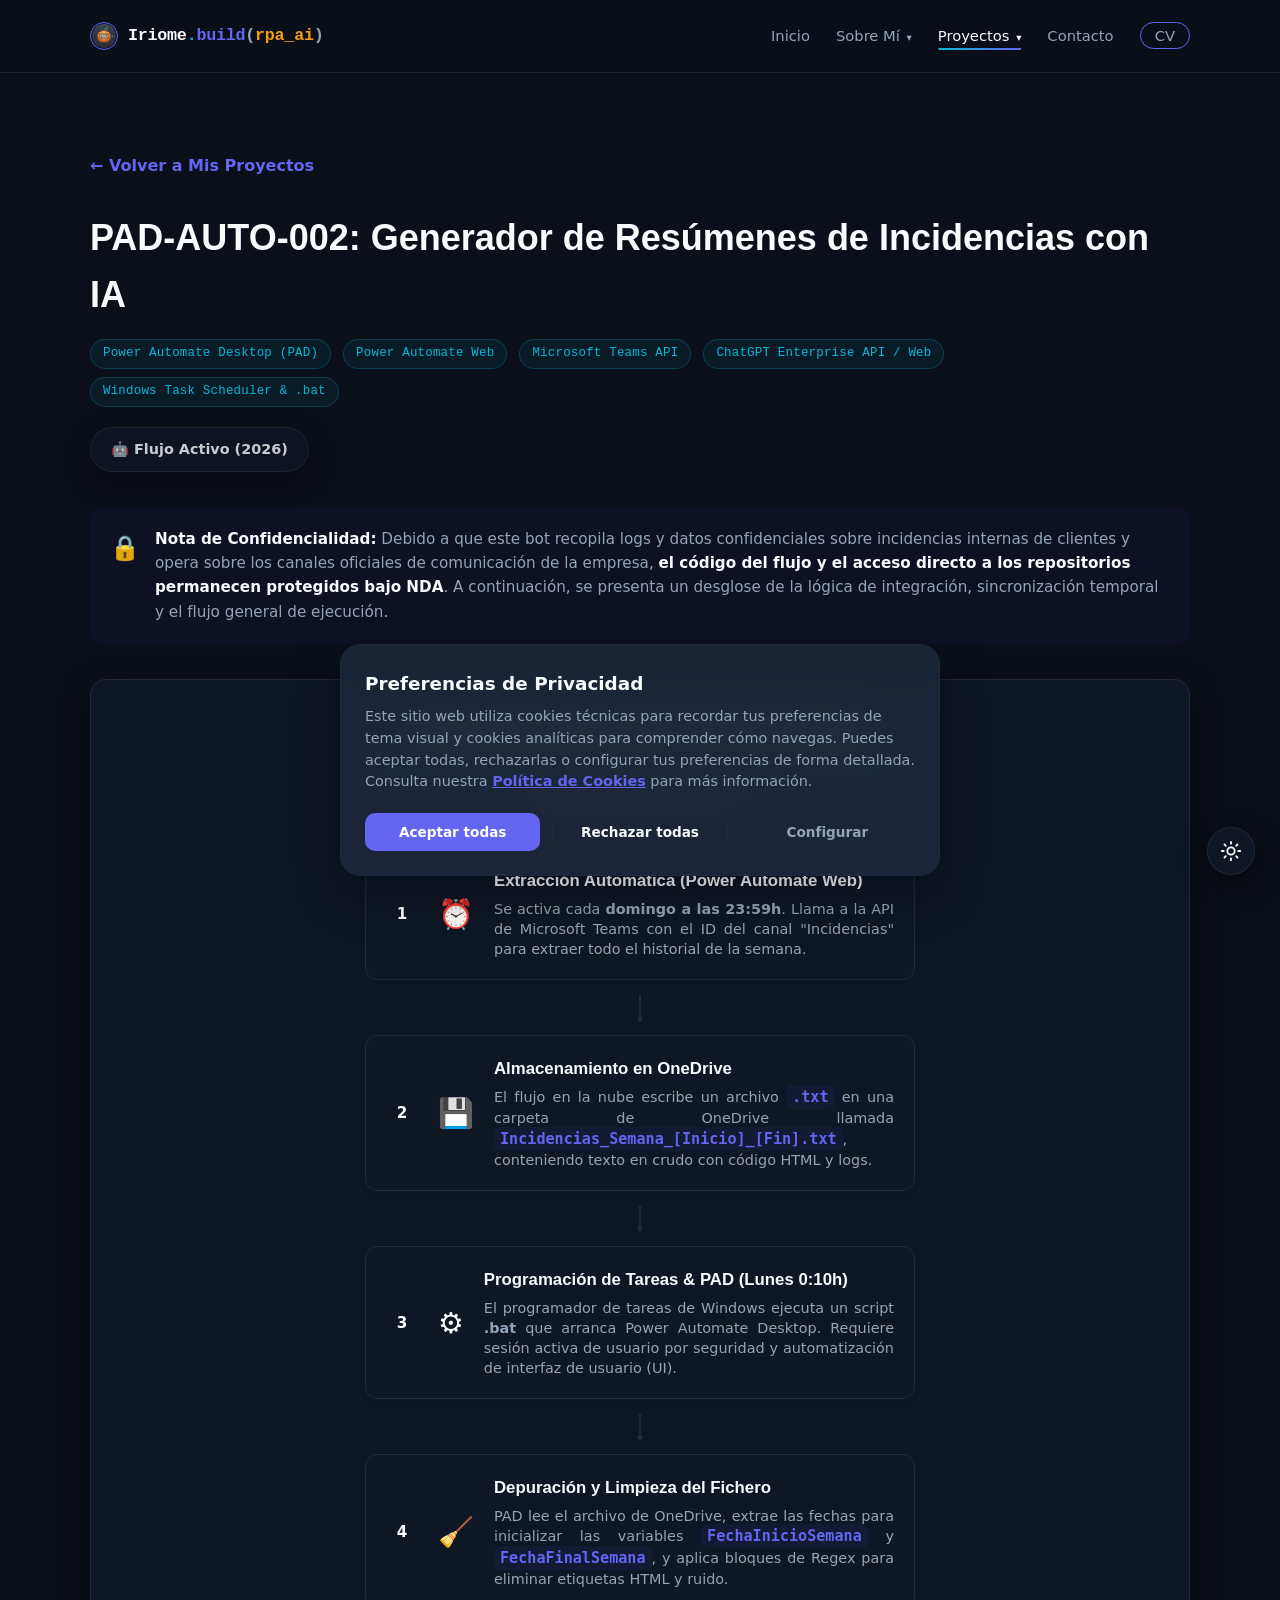
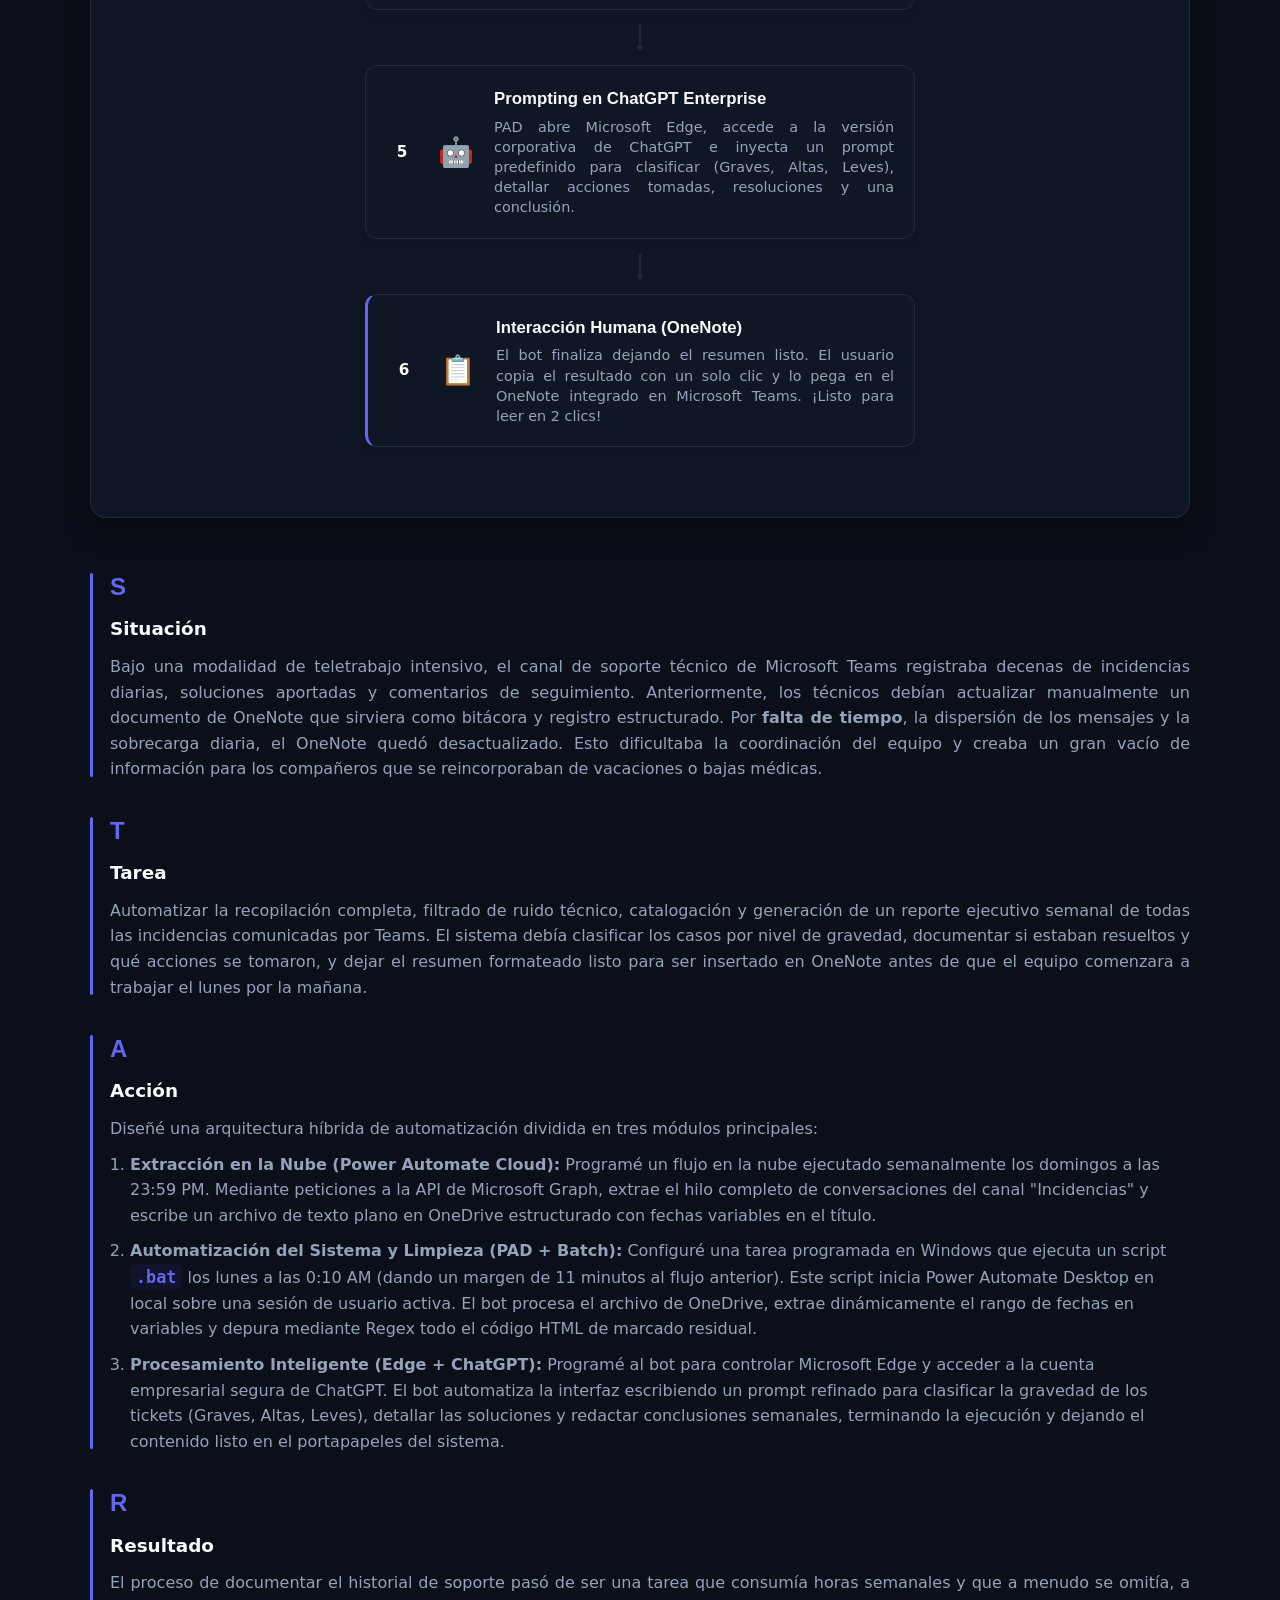
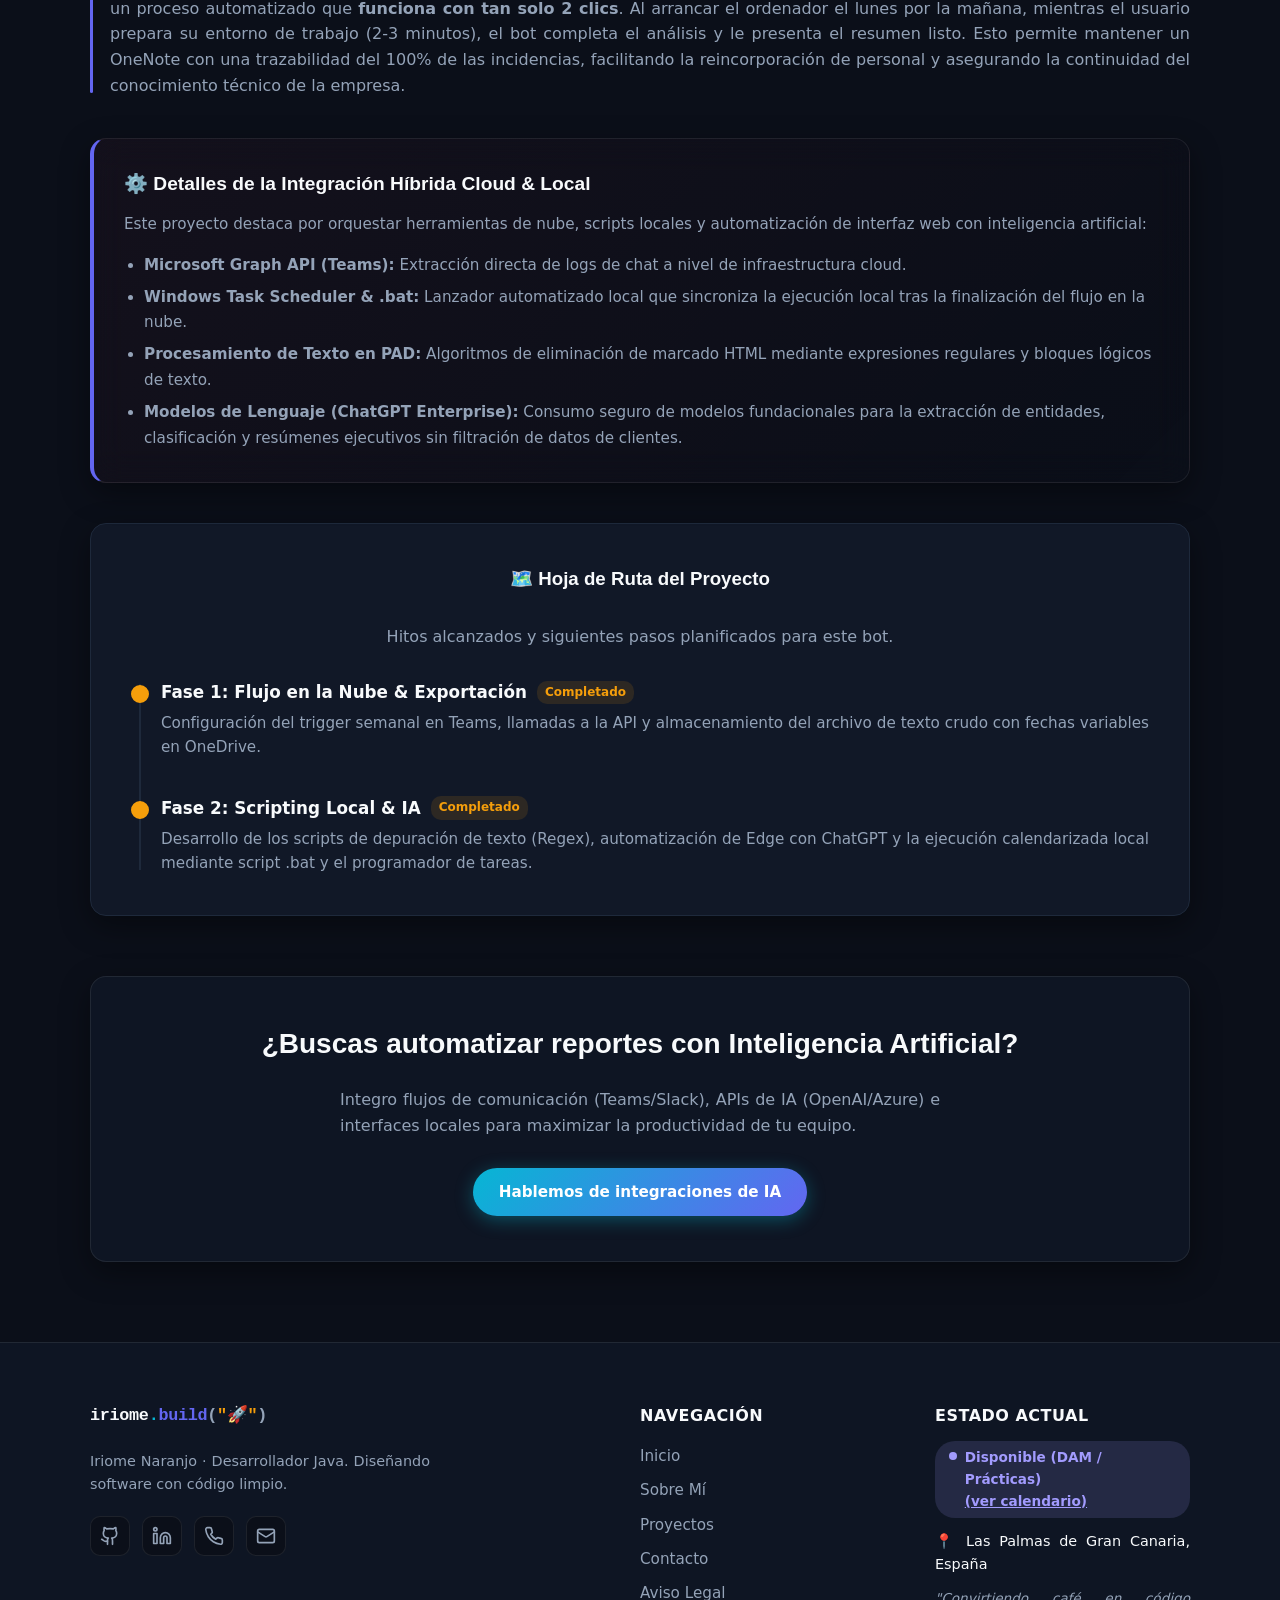
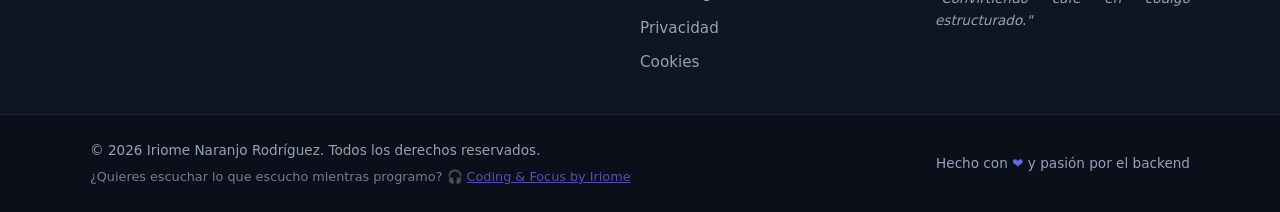
<file: proyecto-rpa-resumen.html>
<!DOCTYPE html>
<html lang="es">
<head>
    <meta charset="UTF-8">
    <meta name="viewport" content="width=device-width, initial-scale=1.0">
    <meta http-equiv="Content-Security-Policy" content="default-src 'self'; script-src 'self' 'unsafe-inline' https://www.googletagmanager.com; style-src 'self' 'unsafe-inline' https://fonts.googleapis.com; font-src 'self' https://fonts.gstatic.com data:; img-src 'self' data: https:; connect-src 'self' https://www.google-analytics.com https://analytics.google.com;">
    <title>PAD-AUTO-002: Resúmenes IA · Iriome Naranjo - Desarrollador Backend Java</title>
    <meta name="description" content="Desarrollador Backend Java especializado en construir código estructurado y escalable, con experiencia complementaria en automatización de procesos (RPA/PAD)."><!-- Google Consent Mode v2 -->
    <script>
        window.dataLayer = window.dataLayer || [];
        function gtag(){dataLayer.push(arguments);}
        gtag('consent', 'default', {
            'analytics_storage': 'denied',
            'ad_storage': 'denied',
            'ad_user_data': 'denied',
            'ad_personalization': 'denied'
        });
    </script>

    <!-- Google Tag Manager -->
    <script>(function (w, d, s, l, i) {
            w[l] = w[l] || []; w[l].push({
                'gtm.start':
                    new Date().getTime(), event: 'gtm.js'
            }); var f = d.getElementsByTagName(s)[0],
                j = d.createElement(s), dl = l != 'dataLayer' ? '&l=' + l : ''; j.async = true; j.src =
                    'https://www.googletagmanager.com/gtm.js?id=' + i + dl; f.parentNode.insertBefore(j, f);
        })(window, document, 'script', 'dataLayer', 'GTM-KGFHGSRH');</script>
    <!-- End Google Tag Manager -->
    
    <!-- Open Graph -->
    <meta property="og:title" content="PAD-AUTO-002: Resúmenes IA · Iriome Naranjo - Desarrollador Backend Java">
    <meta property="og:description" content="Portfolio con proyectos reales en producción, simulador interactivo de consola y soluciones de automatización.">
    <meta property="og:image" content="https://devnaranjo.github.io/Portfolio/src/assets/og-preview.webp">
    <meta property="og:url" content="https://devnaranjo.github.io/Portfolio/proyecto-rpa-resumen.html">
    <meta property="og:type" content="website">
    
    <!-- Canonical -->
    <link rel="canonical" href="https://devnaranjo.github.io/Portfolio/proyecto-rpa-resumen.html">
    <script>
        (function() {
            const savedTheme = localStorage.getItem('theme');
            if (savedTheme !== 'light') {
                document.documentElement.setAttribute('data-theme', 'dark');
            }
        })();
    </script>
        <!-- Tipografías de Software Engineering: Plus Jakarta Sans & JetBrains Mono -->
    <link rel="preconnect" href="https://fonts.googleapis.com">
    <link rel="preconnect" href="https://fonts.gstatic.com" crossorigin>
    <link href="https://fonts.googleapis.com/css2?family=JetBrains+Mono:wght@400;500;600;700&family=Plus+Jakarta+Sans:wght@300;400;500;600;700;800&display=swap" rel="stylesheet">
    <link rel="stylesheet" href="src/css/style.css">
    <link rel="icon" type="image/webp" href="src/assets/logo.webp">
    <style>
        /* Estilos personalizados para el diagrama de flujo */
        .flowchart-container {
            display: flex;
            flex-direction: column;
            align-items: center;
            gap: 15px;
            margin: 40px auto;
            max-width: 800px;
            position: relative;
        }

        .flowchart-step {
            width: 100%;
            max-width: 550px;
            background: var(--bg-card);
            border: 1px solid var(--border-color);
            border-radius: 12px;
            padding: 20px;
            position: relative;
            box-shadow: 0 4px 15px rgba(0,0,0,0.02);
            transition: all 0.3s cubic-bezier(0.4, 0, 0.2, 1);
            display: flex;
            align-items: center;
            gap: 20px;
        }

        .flowchart-step:hover {
            transform: translateY(-2px);
            box-shadow: 0 8px 25px rgba(79, 70, 229, 0.08);
            border-color: var(--primary-color);
        }

        .flowchart-step-num {
            background: var(--primary-color);
            color: white;
            font-weight: 800;
            width: 32px;
            height: 32px;
            border-radius: 50%;
            display: flex;
            align-items: center;
            justify-content: center;
            font-size: 0.95rem;
            flex-shrink: 0;
        }

        .flowchart-step-icon {
            font-size: 1.8rem;
            flex-shrink: 0;
        }

        .flowchart-step-content {
            flex-grow: 1;
        }

        .flowchart-step-title {
            font-size: 1.05rem;
            font-weight: 700;
            margin-bottom: 4px;
            color: var(--text-primary);
        }

        .flowchart-step-desc {
            font-size: 0.9rem;
            color: var(--text-secondary);
            line-height: 1.4;
        }

        /* Líneas de conexión */
        .flowchart-connector {
            width: 2px;
            height: 25px;
            background: var(--border-color);
            position: relative;
        }

        .flowchart-connector::after {
            content: '▼';
            position: absolute;
            bottom: -6px;
            left: 50%;
            transform: translateX(-50%) scaleX(1.2);
            font-size: 8px;
            color: var(--border-color);
        }

        /* Badge explicativo de privacidad */
        .privacy-badge {
            background: rgba(79, 70, 229, 0.05);
            border: 1.5px dashed var(--primary-color);
            padding: 20px;
            border-radius: 12px;
            margin-bottom: 35px;
            display: flex;
            align-items: flex-start;
            gap: 15px;
        }

        .privacy-badge-icon {
            font-size: 1.5rem;
            color: var(--primary-color);
            flex-shrink: 0;
            margin-top: 2px;
        }

        .privacy-badge-text {
            font-size: 0.95rem;
            color: var(--text-secondary);
            line-height: 1.6;
        }

        .privacy-badge-text strong {
            color: var(--text-primary);
        }
    </style>
</head>
<body>
    <!-- Google Tag Manager (noscript) -->
    <noscript><iframe src="https://www.googletagmanager.com/ns.html?id=GTM-KGFHGSRH" height="0" width="0"
            style="display:none;visibility:hidden"></iframe></noscript>
    <!-- End Google Tag Manager (noscript) -->

    <!-- Menú de Navegación -->
    <header class="header">
        <div class="container nav">
            <a href="index.html" class="logo" id="nav-logo">
                <img src="src/assets/logo.webp" alt="Logo de Iriome.build" class="nav-logo-img">
                <span class="logo-code">Iriome<span class="logo-dot">.</span><span class="logo-method">build</span><span class="logo-parentheses">(</span><span class="logo-parameter">rpa_ai</span><span class="logo-parentheses">)</span></span>
            </a>
            <ul class="nav-links">
                <li><a href="index.html" id="nav-link-home">Inicio</a></li>
                <li class="dropdown">
                    <a href="sobre-mi.html" id="nav-link-about" class="dropbtn">Sobre Mí <span class="arrow">▾</span></a>
                    <ul class="dropdown-content">
                        <li><a href="sobre-mi.html#about-section">Mi Historia</a></li>
                        <li><a href="sobre-mi.html#experience-section">Experiencia y Formación</a></li>
                        <li><a href="sobre-mi.html#challenges-section">RoadMap</a></li>
                        <li><a href="sobre-mi.html#availability-section">Disponibilidad</a></li>
                        <li><a href="sobre-mi.html#availability-calendar">Ver Calendario</a></li>
                    </ul>
                </li>
                <li class="dropdown">
                    <a href="proyectos.html" id="nav-link-projects" class="dropbtn active">Proyectos <span class="arrow">▾</span></a>
                    <ul class="dropdown-content">
                        <li><a href="proyecto-habitly.html">Habitly</a></li>
                        <li><a href="proyecto-splitit.html">Split It</a></li>
                        <li><a href="proyecto-elpiedrero.html">El Piedrero</a></li>
                        <li><a href="proyectos.html">Ver todos</a></li>
                    </ul>
                </li>
                <li><a href="contacto.html" id="nav-link-contact">Contacto</a></li>
                <li><a href="cv.html" id="nav-link-cv" class="nav-cv-btn">CV</a></li>
            </ul>
        </div>
    </header>

    <!-- Contenido -->
    <main class="container">
        <section id="projects-section">
            <div style="margin-bottom: 30px;">
                <a href="proyectos.html" style="color: var(--accent-rose); font-weight: 600; display: inline-flex; align-items: center; gap: 8px;">
                    ← Volver a Mis Proyectos
                </a>
            </div>

            <!-- Ficha de Proyecto -->
            <div class="project-header" id="star-project-card" style="display: flex; justify-content: space-between; align-items: flex-start; flex-wrap: wrap; gap: 20px; margin-bottom: 35px;">
                <div>
                    <h1 class="project-card-title" style="font-size: 2.25rem; font-family: var(--font-serif); font-weight: 700; color: var(--text-primary);">PAD-AUTO-002: Generador de Resúmenes de Incidencias con IA</h1>
                    <div class="project-meta">
                        <span class="tag">Power Automate Desktop (PAD)</span>
                        <span class="tag">Power Automate Web</span>
                        <span class="tag">Microsoft Teams API</span>
                        <span class="tag">ChatGPT Enterprise API / Web</span>
                        <span class="tag">Windows Task Scheduler &amp; .bat</span>
                    </div>
                </div>
                <div style="display: flex; gap: 12px; flex-wrap: wrap;">
                    <span class="btn btn-secondary" style="cursor: default; opacity: 0.8; font-size: 0.9rem; padding: 10px 20px; border-radius: 30px;">
                        🤖 Flujo Activo (2026)
                    </span>
                </div>
            </div>

            <!-- Badge de Privacidad -->
            <div class="privacy-badge">
                <span class="privacy-badge-icon">🔒</span>
                <div class="privacy-badge-text">
                    <strong>Nota de Confidencialidad:</strong> Debido a que este bot recopila logs y datos confidenciales sobre incidencias internas de clientes y opera sobre los canales oficiales de comunicación de la empresa, <strong>el código del flujo y el acceso directo a los repositorios permanecen protegidos bajo NDA</strong>. A continuación, se presenta un desglose de la lógica de integración, sincronización temporal y el flujo general de ejecución.
                </div>
            </div>

            <!-- Esquema Visual del Flujo de Trabajo (Interactivo/CSS) -->
            <div class="card" style="padding: 30px; margin-bottom: 40px;">
                <h2 style="font-family: var(--font-serif); text-align: center; margin-bottom: 10px; color: var(--text-primary);">Diagrama de Ejecución y Sincronización</h2>
                <p style="text-align: center; color: var(--text-secondary); font-size: 0.95rem; max-width: 600px; margin: 0 auto 30px;">
                    Integración híbrida en la nube y en local para el procesamiento semanal mediante Inteligencia Artificial.
                </p>

                <div class="flowchart-container">
                    
                    <!-- Paso 1 -->
                    <div class="flowchart-step">
                        <div class="flowchart-step-num">1</div>
                        <div class="flowchart-step-icon">⏰</div>
                        <div class="flowchart-step-content">
                            <h3 class="flowchart-step-title">Extracción Automática (Power Automate Web)</h3>
                            <p class="flowchart-step-desc">Se activa cada <strong>domingo a las 23:59h</strong>. Llama a la API de Microsoft Teams con el ID del canal "Incidencias" para extraer todo el historial de la semana.</p>
                        </div>
                    </div>

                    <div class="flowchart-connector"></div>

                    <!-- Paso 2 -->
                    <div class="flowchart-step">
                        <div class="flowchart-step-num">2</div>
                        <div class="flowchart-step-icon">💾</div>
                        <div class="flowchart-step-content">
                            <h3 class="flowchart-step-title">Almacenamiento en OneDrive</h3>
                            <p class="flowchart-step-desc">El flujo en la nube escribe un archivo <code>.txt</code> en una carpeta de OneDrive llamada <code>Incidencias_Semana_[Inicio]_[Fin].txt</code>, conteniendo texto en crudo con código HTML y logs.</p>
                        </div>
                    </div>

                    <div class="flowchart-connector"></div>

                    <!-- Paso 3 -->
                    <div class="flowchart-step">
                        <div class="flowchart-step-num">3</div>
                        <div class="flowchart-step-icon">⚙️</div>
                        <div class="flowchart-step-content">
                            <h3 class="flowchart-step-title">Programación de Tareas &amp; PAD (Lunes 0:10h)</h3>
                            <p class="flowchart-step-desc">El programador de tareas de Windows ejecuta un script <strong>.bat</strong> que arranca Power Automate Desktop. Requiere sesión activa de usuario por seguridad y automatización de interfaz de usuario (UI).</p>
                        </div>
                    </div>

                    <div class="flowchart-connector"></div>

                    <!-- Paso 4 -->
                    <div class="flowchart-step">
                        <div class="flowchart-step-num">4</div>
                        <div class="flowchart-step-icon">🧹</div>
                        <div class="flowchart-step-content">
                            <h3 class="flowchart-step-title">Depuración y Limpieza del Fichero</h3>
                            <p class="flowchart-step-desc">PAD lee el archivo de OneDrive, extrae las fechas para inicializar las variables <code>FechaInicioSemana</code> y <code>FechaFinalSemana</code>, y aplica bloques de Regex para eliminar etiquetas HTML y ruido.</p>
                        </div>
                    </div>

                    <div class="flowchart-connector"></div>

                    <!-- Paso 5 -->
                    <div class="flowchart-step">
                        <div class="flowchart-step-num">5</div>
                        <div class="flowchart-step-icon">🤖</div>
                        <div class="flowchart-step-content">
                            <h3 class="flowchart-step-title">Prompting en ChatGPT Enterprise</h3>
                            <p class="flowchart-step-desc">PAD abre Microsoft Edge, accede a la versión corporativa de ChatGPT e inyecta un prompt predefinido para clasificar (Graves, Altas, Leves), detallar acciones tomadas, resoluciones y una conclusión.</p>
                        </div>
                    </div>

                    <div class="flowchart-connector"></div>

                    <!-- Paso 6 -->
                    <div class="flowchart-step" style="border-left: 3px solid var(--accent-rose);">
                        <div class="flowchart-step-num">6</div>
                        <div class="flowchart-step-icon">📋</div>
                        <div class="flowchart-step-content">
                            <h3 class="flowchart-step-title">Interacción Humana (OneNote)</h3>
                            <p class="flowchart-step-desc">El bot finaliza dejando el resumen listo. El usuario copia el resultado con un solo clic y lo pega en el OneNote integrado en Microsoft Teams. ¡Listo para leer en 2 clics!</p>
                        </div>
                    </div>

                </div>
            </div>

            <!-- Metodología STAR -->
            <div class="star-container" id="star-breakdown">
                <div class="star-section">
                    <div class="star-letter">S</div>
                    <h3>Situación</h3>
                    <p>
                        Bajo una modalidad de teletrabajo intensivo, el canal de soporte técnico de Microsoft Teams registraba decenas de incidencias diarias, soluciones aportadas y comentarios de seguimiento. Anteriormente, los técnicos debían actualizar manualmente un documento de OneNote que sirviera como bitácora y registro estructurado. Por <strong>falta de tiempo</strong>, la dispersión de los mensajes y la sobrecarga diaria, el OneNote quedó desactualizado. Esto dificultaba la coordinación del equipo y creaba un gran vacío de información para los compañeros que se reincorporaban de vacaciones o bajas médicas.
                    </p>
                </div>

                <div class="star-section">
                    <div class="star-letter">T</div>
                    <h3>Tarea</h3>
                    <p>
                        Automatizar la recopilación completa, filtrado de ruido técnico, catalogación y generación de un reporte ejecutivo semanal de todas las incidencias comunicadas por Teams. El sistema debía clasificar los casos por nivel de gravedad, documentar si estaban resueltos y qué acciones se tomaron, y dejar el resumen formateado listo para ser insertado en OneNote antes de que el equipo comenzara a trabajar el lunes por la mañana.
                    </p>
                </div>

                <div class="star-section">
                    <div class="star-letter">A</div>
                    <h3>Acción</h3>
                    <p>
                        Diseñé una arquitectura híbrida de automatización dividida en tres módulos principales:
                        <ol style="margin-left: 20px; color: var(--text-secondary); display: flex; flex-direction: column; gap: 10px; margin-top: 10px;">
                            <li><strong>Extracción en la Nube (Power Automate Cloud):</strong> Programé un flujo en la nube ejecutado semanalmente los domingos a las 23:59 PM. Mediante peticiones a la API de Microsoft Graph, extrae el hilo completo de conversaciones del canal "Incidencias" y escribe un archivo de texto plano en OneDrive estructurado con fechas variables en el título.</li>
                            <li><strong>Automatización del Sistema y Limpieza (PAD + Batch):</strong> Configuré una tarea programada en Windows que ejecuta un script <code>.bat</code> los lunes a las 0:10 AM (dando un margen de 11 minutos al flujo anterior). Este script inicia Power Automate Desktop en local sobre una sesión de usuario activa. El bot procesa el archivo de OneDrive, extrae dinámicamente el rango de fechas en variables y depura mediante Regex todo el código HTML de marcado residual.</li>
                            <li><strong>Procesamiento Inteligente (Edge + ChatGPT):</strong> Programé al bot para controlar Microsoft Edge y acceder a la cuenta empresarial segura de ChatGPT. El bot automatiza la interfaz escribiendo un prompt refinado para clasificar la gravedad de los tickets (Graves, Altas, Leves), detallar las soluciones y redactar conclusiones semanales, terminando la ejecución y dejando el contenido listo en el portapapeles del sistema.</li>
                        </ol>
                    </p>
                </div>

                <div class="star-section">
                    <div class="star-letter">R</div>
                    <h3>Resultado</h3>
                    <p>
                        El proceso de documentar el historial de soporte pasó de ser una tarea que consumía horas semanales y que a menudo se omitía, a un proceso automatizado que <strong>funciona con tan solo 2 clics</strong>. Al arrancar el ordenador el lunes por la mañana, mientras el usuario prepara su entorno de trabajo (2-3 minutos), el bot completa el análisis y le presenta el resumen listo. Esto permite mantener un OneNote con una trazabilidad del 100% de las incidencias, facilitando la reincorporación de personal y asegurando la continuidad del conocimiento técnico de la empresa.
                    </p>
                </div>
            </div>

            <!-- Ficha Técnica -->
            <div class="card" style="margin-top: 40px; padding: 30px; border-left: 4px solid var(--accent-rose); background: linear-gradient(135deg, rgba(244,63,94,0.04) 0%, transparent 100%);">
                <h3 style="font-family: var(--font-serif); font-size: 1.2rem; margin-bottom: 12px; display: flex; align-items: center; gap: 10px;">
                    ⚙️ Detalles de la Integración Híbrida Cloud &amp; Local
                </h3>
                <p style="color: var(--text-secondary); font-size: 0.95rem; line-height: 1.7; margin: 0 0 15px 0;">
                    Este proyecto destaca por orquestar herramientas de nube, scripts locales y automatización de interfaz web con inteligencia artificial:
                </p>
                <ul style="color: var(--text-secondary); font-size: 0.95rem; line-height: 1.7; margin: 0 0 0 20px; padding: 0; display: flex; flex-direction: column; gap: 6px;">
                    <li><strong>Microsoft Graph API (Teams):</strong> Extracción directa de logs de chat a nivel de infraestructura cloud.</li>
                    <li><strong>Windows Task Scheduler &amp; .bat:</strong> Lanzador automatizado local que sincroniza la ejecución local tras la finalización del flujo en la nube.</li>
                    <li><strong>Procesamiento de Texto en PAD:</strong> Algoritmos de eliminación de marcado HTML mediante expresiones regulares y bloques lógicos de texto.</li>
                    <li><strong>Modelos de Lenguaje (ChatGPT Enterprise):</strong> Consumo seguro de modelos fundacionales para la extracción de entidades, clasificación y resúmenes ejecutivos sin filtración de datos de clientes.</li>
                </ul>
            </div>

            <!-- Roadmap (Hoja de Ruta) del Proyecto -->
            <div class="roadmap" id="project-roadmap" style="margin-top: 40px;">
                <h3>🗺️ Hoja de Ruta del Proyecto</h3>
                <p style="text-align: center; color: var(--text-secondary); margin-bottom: 30px;">
                    Hitos alcanzados y siguientes pasos planificados para este bot.
                </p>
                
                <div class="timeline">
                    <!-- Fase 1 -->
                    <div class="timeline-item completed">
                        <div class="timeline-marker"></div>
                        <div class="timeline-content">
                            <h4>Fase 1: Flujo en la Nube &amp; Exportación <span class="status-badge">Completado</span></h4>
                            <p>Configuración del trigger semanal en Teams, llamadas a la API y almacenamiento del archivo de texto crudo con fechas variables en OneDrive.</p>
                        </div>
                    </div>
                    
                    <!-- Fase 2 -->
                    <div class="timeline-item completed">
                        <div class="timeline-marker"></div>
                        <div class="timeline-content">
                            <h4>Fase 2: Scripting Local &amp; IA <span class="status-badge">Completado</span></h4>
                            <p>Desarrollo de los scripts de depuración de texto (Regex), automatización de Edge con ChatGPT y la ejecución calendarizada local mediante script .bat y el programador de tareas.</p>
                        </div>
                    </div>
                </div>
            </div>

            <!-- Sección de Llamada a la Acción (CTA) -->
            <div class="card" style="text-align: center; margin-top: 60px; padding: 45px 30px; display: flex; flex-direction: column; align-items: center; gap: 15px;">
                <h3 style="font-family: var(--font-serif); font-size: 1.75rem; margin-bottom: 5px;">¿Buscas automatizar reportes con Inteligencia Artificial?</h3>
                <p style="color: var(--text-secondary); max-width: 600px; margin: 0 auto 15px; font-size: 1rem; line-height: 1.6;">
                    Integro flujos de comunicación (Teams/Slack), APIs de IA (OpenAI/Azure) e interfaces locales para maximizar la productividad de tu equipo.
                </p>
                <a href="contacto.html" class="btn btn-primary" style="width: auto;">Hablemos de integraciones de IA</a>
            </div>
        </section>
    </main>

    <!-- Pie de Página -->
    <footer class="footer">
        <div class="container footer-grid">
            <!-- Columna 1: Marca y Redes -->
            <div class="footer-brand">
                <div class="logo">
                    <span class="logo-code">iriome<span class="logo-dot">.</span><span class="logo-method">build</span><span class="logo-parentheses">(</span><span class="logo-parameter">"🚀"</span><span class="logo-parentheses">)</span></span>
                </div>
                <p class="footer-brand-desc">Iriome Naranjo · Desarrollador Java. Diseñando software con código limpio.</p>
                <div class="footer-socials">
                    <a href="https://github.com/DevNaranjo" target="_blank" rel="noopener noreferrer" aria-label="GitHub">
                        <svg width="20" height="20" viewBox="0 0 24 24" fill="none" stroke="currentColor" stroke-width="2" stroke-linecap="round" stroke-linejoin="round"><path d="M15 22v-4a4.8 4.8 0 0 0-1-3.5c3 0 6-2 6-5.5.08-1.25-.27-2.48-1-3.5.28-1.15.28-2.35 0-3.5 0 0-1 0-3 1.5-2.64-.5-5.36-.5-8 0C6 2 5 2 5 2c-.3 1.15-.3 2.35 0 3.5A5.403 5.403 0 0 0 4 9c0 3.5 3 5.5 6 5.5-.39.49-.68 1.05-.85 1.65-.17.6-.22 1.23-.15 1.85v4"/><path d="M9 18c-4.51 2-5-2-7-2"/></svg>
                    </a>
                    <a href="https://linkedin.com/in/inaranjorodriguez" target="_blank" rel="noopener noreferrer" aria-label="LinkedIn">
                        <svg width="20" height="20" viewBox="0 0 24 24" fill="none" stroke="currentColor" stroke-width="2" stroke-linecap="round" stroke-linejoin="round"><path d="M16 8a6 6 0 0 1 6 6v7h-4v-7a2 2 0 0 0-2-2 2 2 0 0 0-2 2v7h-4v-7a6 6 0 0 1 6-6z"/><rect x="2" y="9" width="4" height="12"/><circle cx="4" cy="4" r="2"/></svg>
                    </a>
                    <a href="#" data-contact="phone" aria-label="Teléfono" id="footer-phone">
                        <svg width="20" height="20" viewBox="0 0 24 24" fill="none" stroke="currentColor" stroke-width="2" stroke-linecap="round" stroke-linejoin="round"><path d="M22 16.92v3a2 2 0 0 1-2.18 2 19.79 19.79 0 0 1-8.63-3.07 19.5 19.5 0 0 1-6-6 19.79 19.79 0 0 1-3.07-8.67A2 2 0 0 1 4.11 2h3a2 2 0 0 1 2 1.72 12.84 12.84 0 0 0 .7 2.81 2 2 0 0 1-.45 2.11L8.09 9.91a16 16 0 0 0 6 6l1.27-1.27a2 2 0 0 1 2.11-.45 12.84 12.84 0 0 0 2.81.7A2 2 0 0 1 22 16.92z"/></svg>
                    </a>
                    <a href="#" data-contact="email" aria-label="Email (Gmail)">
                        <svg width="20" height="20" viewBox="0 0 24 24" fill="none" stroke="currentColor" stroke-width="2" stroke-linecap="round" stroke-linejoin="round"><rect width="20" height="16" x="2" y="4" rx="2"/><path d="m22 7-8.97 5.7a1.94 1.94 0 0 1-2.06 0L2 7"/></svg>
                    </a>
                </div>
            </div>
            
            <!-- Columna 2: Navegación -->
            <div class="footer-nav">
                <h4>Navegación</h4>
                <ul class="footer-nav-list">
                    <li><a href="index.html">Inicio</a></li>
                    <li><a href="sobre-mi.html">Sobre Mí</a></li>
                    <li><a href="proyectos.html">Proyectos</a></li>
                    <li><a href="contacto.html">Contacto</a></li>
                    <li><a href="aviso-legal.html">Aviso Legal</a></li>
                    <li><a href="privacidad.html">Privacidad</a></li>
                    <li><a href="politica-cookies.html">Cookies</a></li>
                </ul>
            </div>
            
            <!-- Columna 3: Estado y Disponibilidad -->
            <div class="footer-status">
                <h4>Estado Actual</h4>
                <div class="status-indicator">
                    <span class="status-dot-green"></span>
                    <span class="status-text">Disponible (DAM / Prácticas)</span>
                </div>
                <p class="status-location">📍 Las Palmas de Gran Canaria, España</p>
                <p class="status-quote">"Convirtiendo café en código estructurado."</p>
            </div>
        </div>
        
        <!-- Línea de copyright inferior -->
        <div class="footer-bottom">
            <div class="container footer-bottom-content">
                <div class="footer-copyright-info">
                    <p>© 2026 Iriome Naranjo Rodríguez. Todos los derechos reservados.</p>
                    <p class="footer-easter-egg" style="font-size: 0.8rem; color: var(--text-secondary); margin-top: 5px; opacity: 0.75; transition: opacity 0.3s ease;">
                        ¿Quieres escuchar lo que escucho mientras programo? 🎧 
                        <a href="https://www.youtube.com/playlist?list=PL2VJPU_YK0GsWpElVDiiEvzj0VpH7Hd2J" target="_blank" rel="noopener noreferrer" style="color: var(--accent-rose); text-decoration: underline; font-weight: 500;">Coding & Focus by Iriome</a>
                    </p>
                </div>
                <p class="made-with">Hecho con <span class="heart">❤️</span> y pasión por el backend</p>
            </div>
        </div>
    </footer>

    <!-- Botón Flotante de Modo Oscuro -->
    <button id="theme-toggle" class="theme-toggle" aria-label="Alternar tema visual claro y oscuro">
        <!-- Sun Icon (SVG) -->
        <svg class="sun-icon" viewBox="0 0 24 24" fill="none" stroke="currentColor" stroke-width="2" stroke-linecap="round" stroke-linejoin="round"><circle cx="12" cy="12" r="4"/><path d="M12 2v2"/><path d="M12 20v2"/><path d="m4.93 4.93 1.41 1.41"/><path d="m17.66 17.66 1.41 1.41"/><path d="M2 12h2"/><path d="M20 12h2"/><path d="m6.34 17.66-1.41 1.41"/><path d="m19.07 4.93-1.41 1.41"/></svg>
        <!-- Moon Icon (SVG) -->
        <svg class="moon-icon" viewBox="0 0 24 24" fill="none" stroke="currentColor" stroke-width="2" stroke-linecap="round" stroke-linejoin="round"><path d="M12 3a6 6 0 0 0 9 9 9 9 0 1 1-9-9Z"/></svg>
    </button>

    <script src="src/js/script.js"></script>
</body>
</html>
</file>
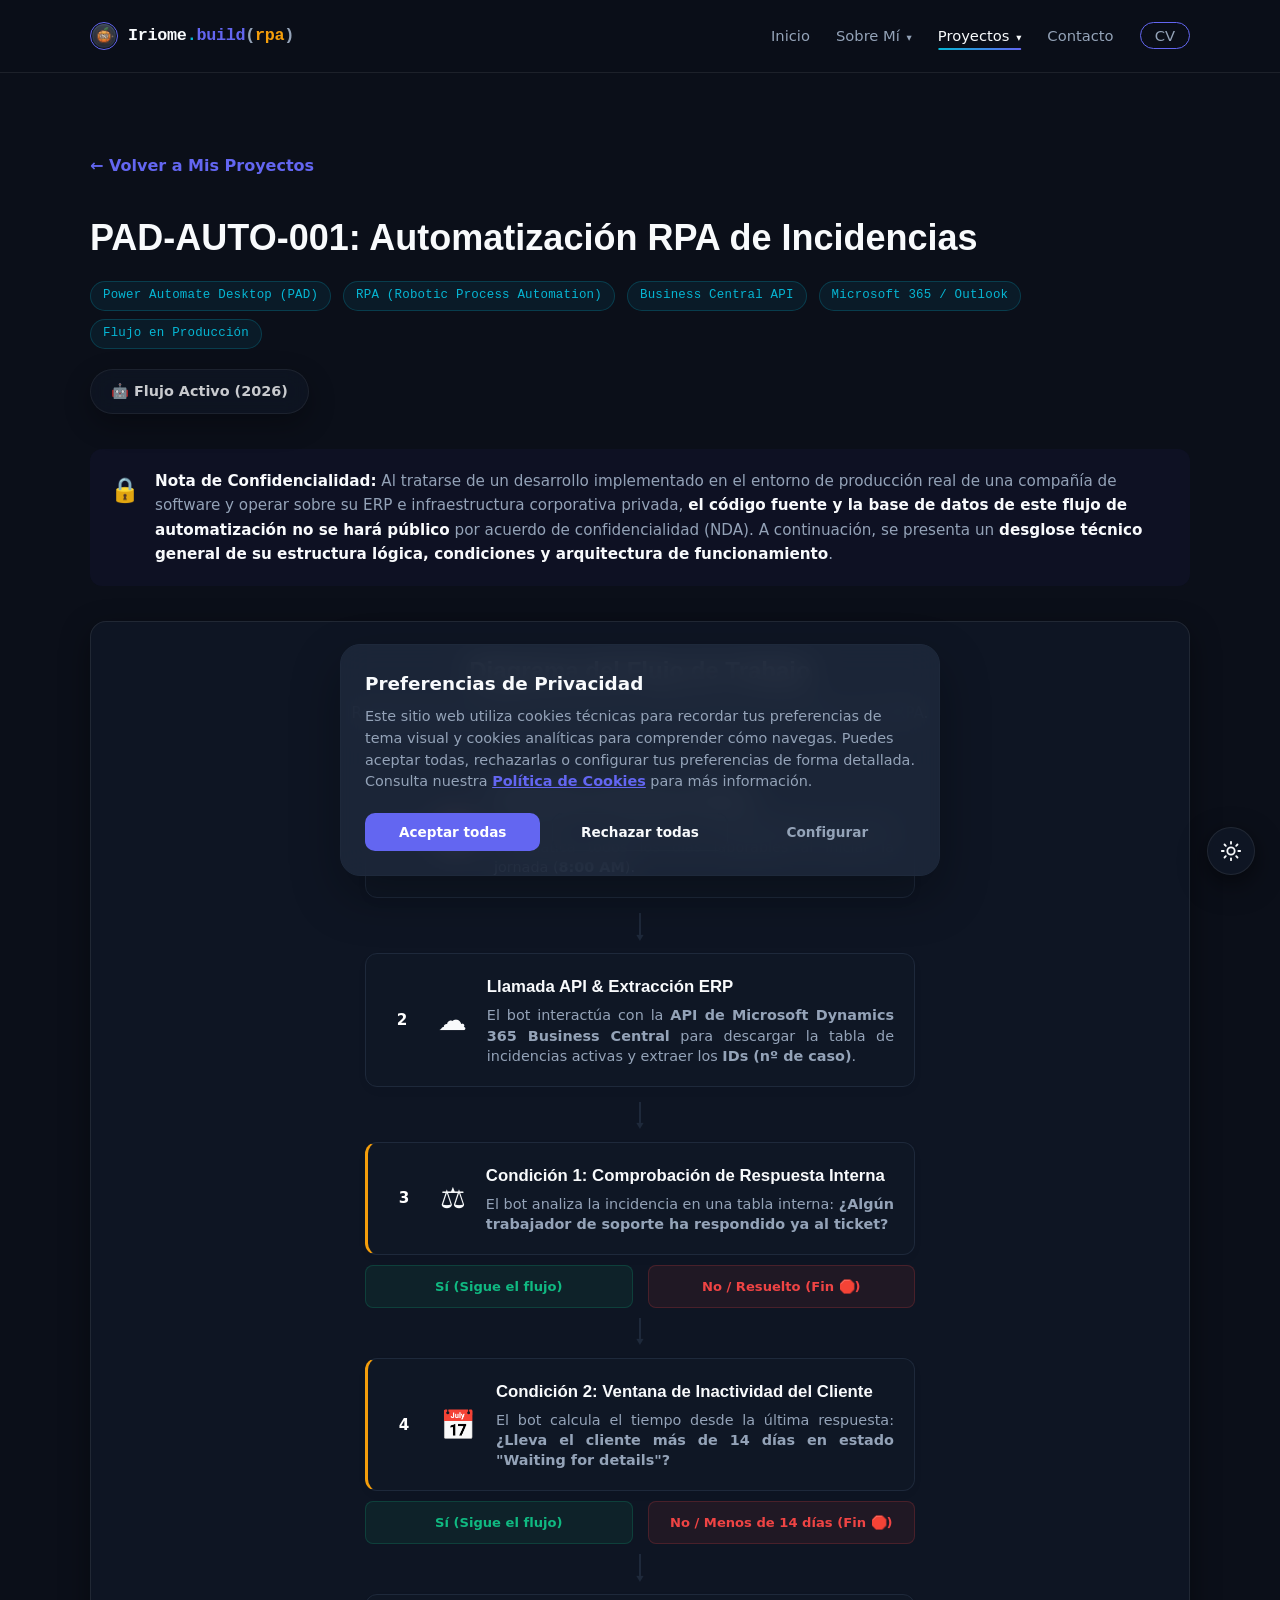
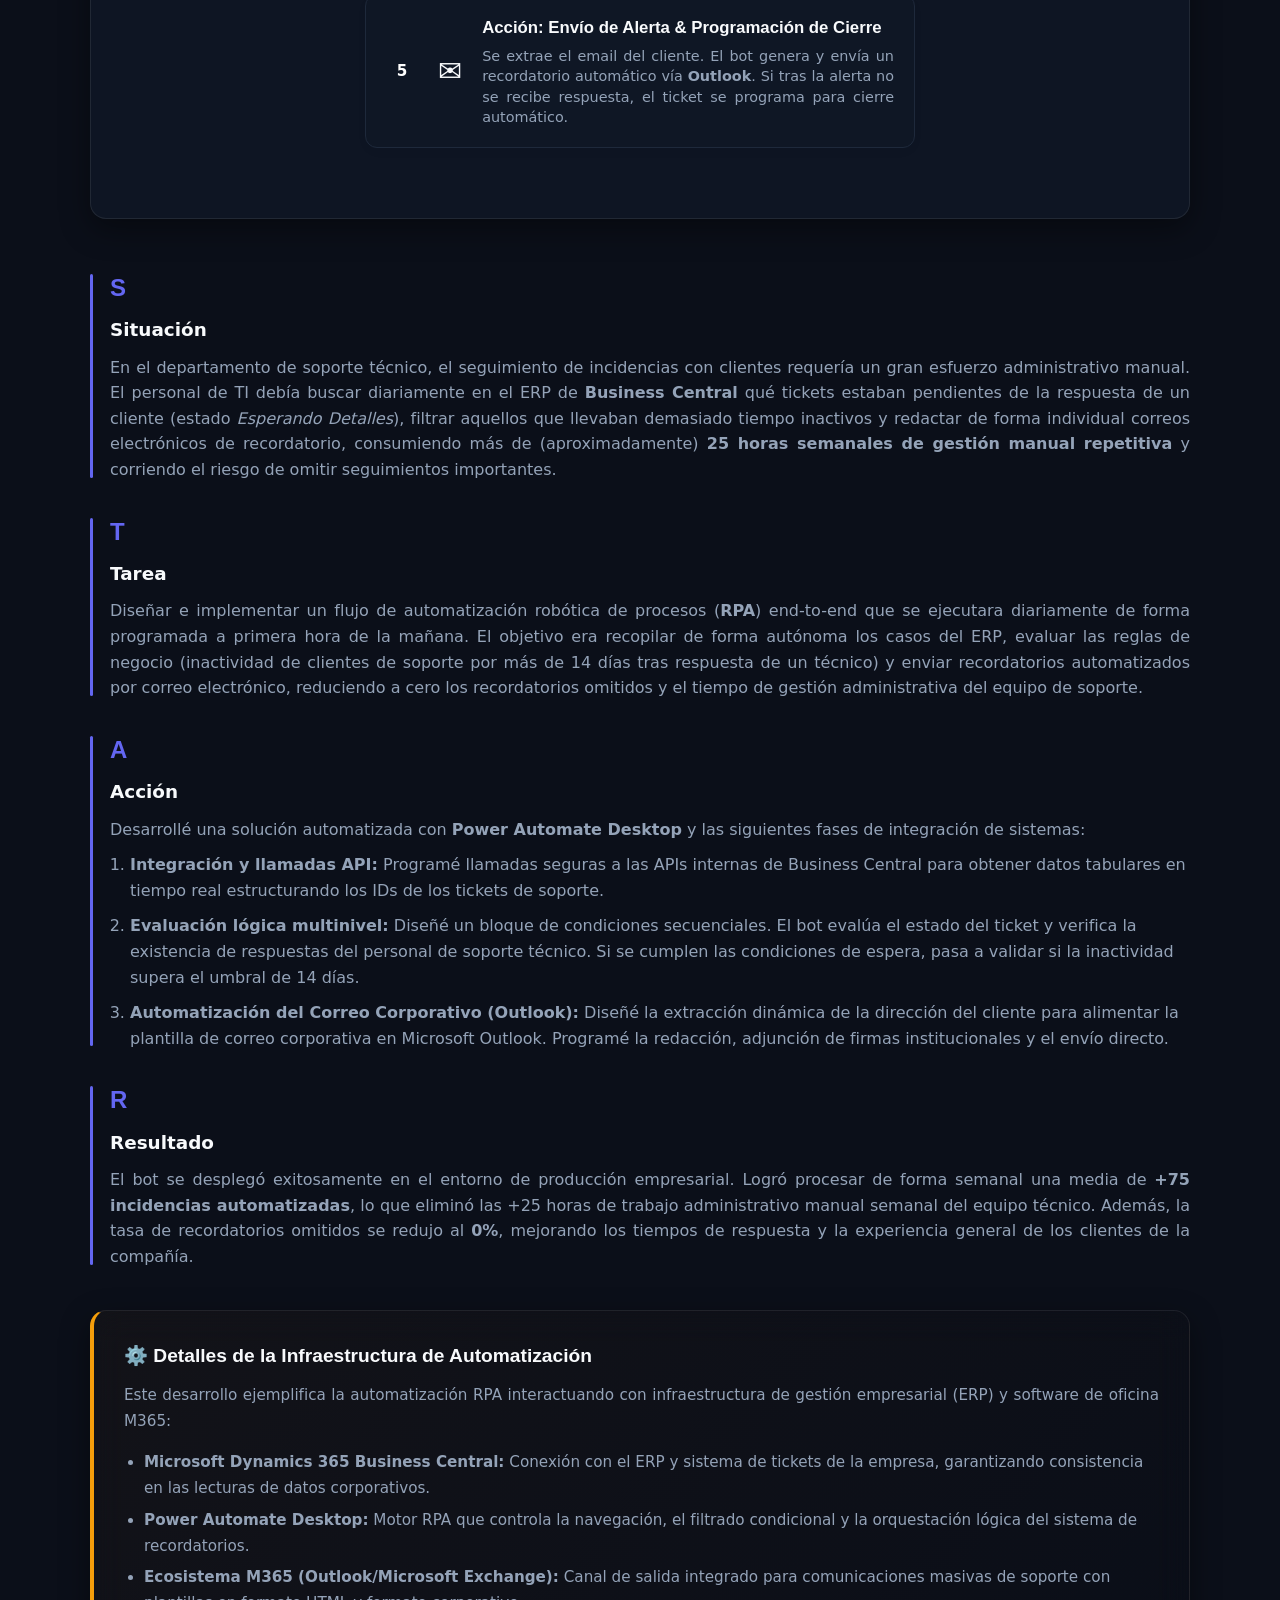
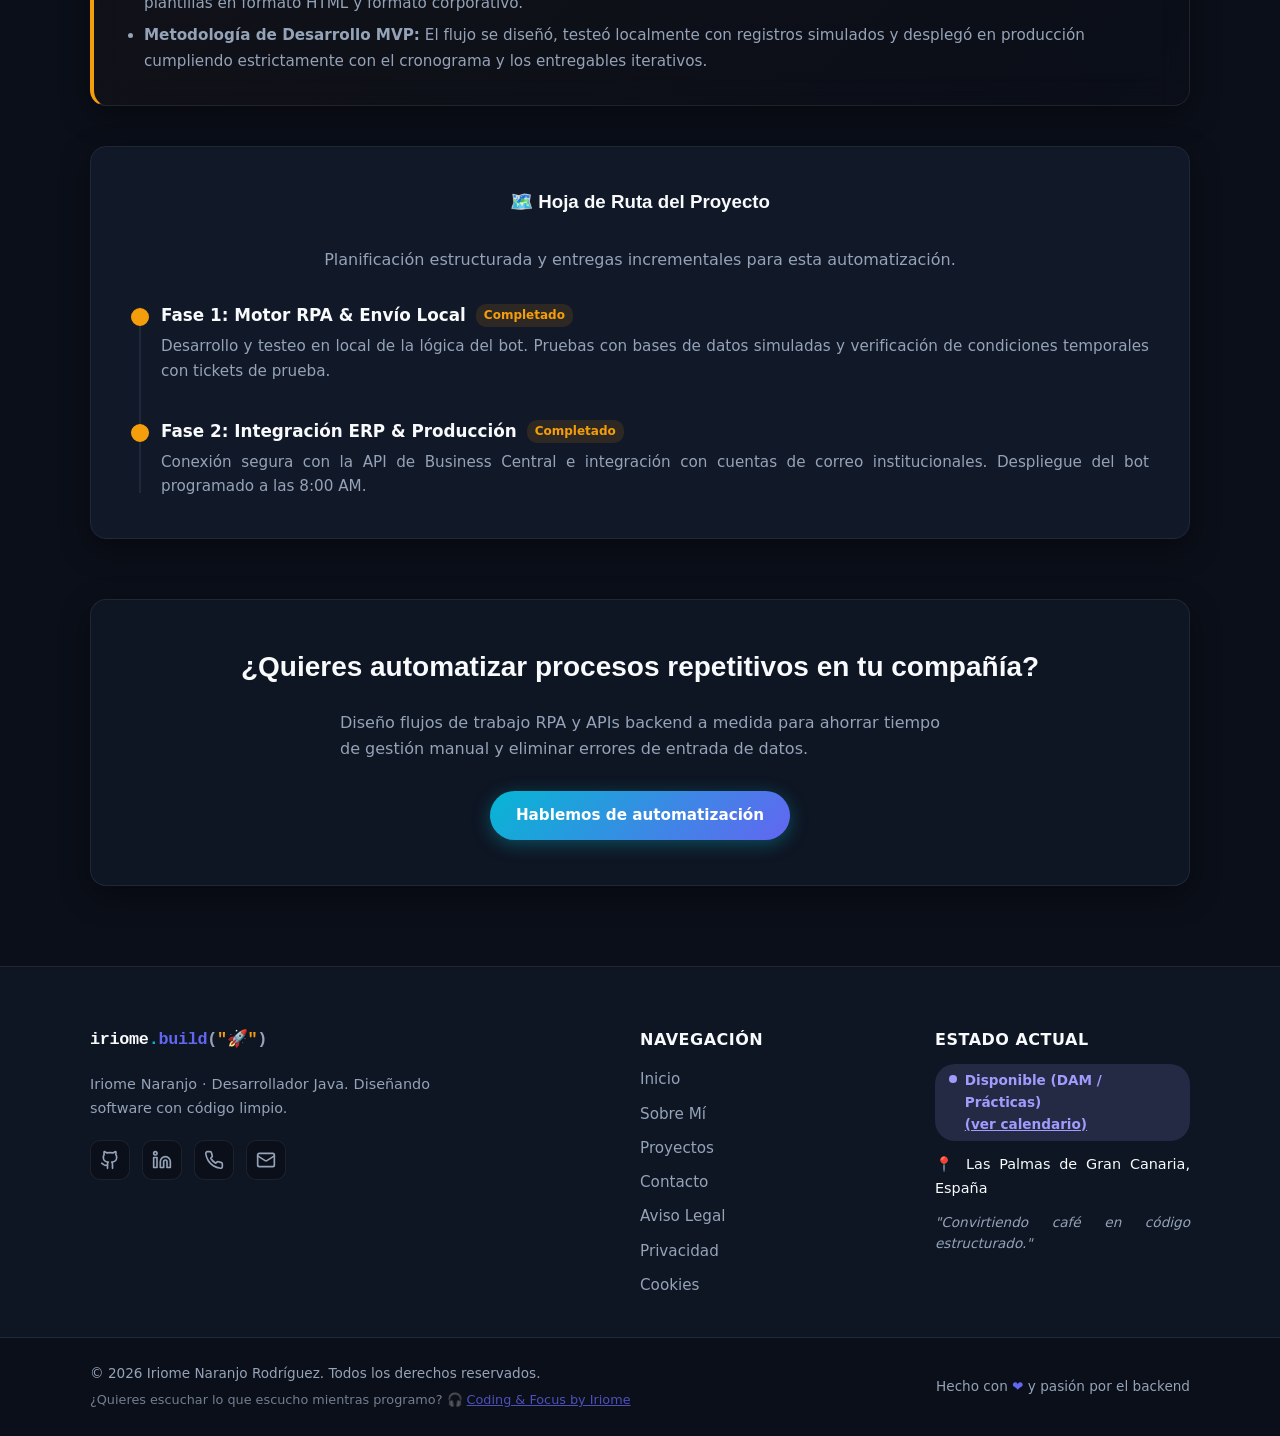
<file: proyecto-rpa.html>
<!DOCTYPE html>
<html lang="es">
<head>
    <meta charset="UTF-8">
    <meta name="viewport" content="width=device-width, initial-scale=1.0">
    <meta http-equiv="Content-Security-Policy" content="default-src 'self'; script-src 'self' 'unsafe-inline' https://www.googletagmanager.com; style-src 'self' 'unsafe-inline' https://fonts.googleapis.com; font-src 'self' https://fonts.gstatic.com data:; img-src 'self' data: https:; connect-src 'self' https://www.google-analytics.com https://analytics.google.com;">
    <title>PAD-AUTO-001: Automatización RPA · Iriome Naranjo - Desarrollador Backend Java</title>
    <meta name="description" content="Desarrollador Backend Java especializado en construir código estructurado y escalable, con experiencia complementaria en automatización de procesos (RPA/PAD)."><!-- Google Consent Mode v2 -->
    <script>
        window.dataLayer = window.dataLayer || [];
        function gtag(){dataLayer.push(arguments);}
        gtag('consent', 'default', {
            'analytics_storage': 'denied',
            'ad_storage': 'denied',
            'ad_user_data': 'denied',
            'ad_personalization': 'denied'
        });
    </script>

    <!-- Google Tag Manager -->
    <script>(function (w, d, s, l, i) {
            w[l] = w[l] || []; w[l].push({
                'gtm.start':
                    new Date().getTime(), event: 'gtm.js'
            }); var f = d.getElementsByTagName(s)[0],
                j = d.createElement(s), dl = l != 'dataLayer' ? '&l=' + l : ''; j.async = true; j.src =
                    'https://www.googletagmanager.com/gtm.js?id=' + i + dl; f.parentNode.insertBefore(j, f);
        })(window, document, 'script', 'dataLayer', 'GTM-KGFHGSRH');</script>
    <!-- End Google Tag Manager -->
    
    <!-- Open Graph -->
    <meta property="og:title" content="PAD-AUTO-001: Automatización RPA · Iriome Naranjo - Desarrollador Backend Java">
    <meta property="og:description" content="Portfolio con proyectos reales en producción, simulador interactivo de consola y soluciones de automatización.">
    <meta property="og:image" content="https://devnaranjo.github.io/Portfolio/src/assets/og-preview.webp">
    <meta property="og:url" content="https://devnaranjo.github.io/Portfolio/proyecto-rpa.html">
    <meta property="og:type" content="website">
    
    <!-- Canonical -->
    <link rel="canonical" href="https://devnaranjo.github.io/Portfolio/proyecto-rpa.html">
    <script>
        (function() {
            const savedTheme = localStorage.getItem('theme');
            if (savedTheme !== 'light') {
                document.documentElement.setAttribute('data-theme', 'dark');
            }
        })();
    </script>
        <!-- Tipografías de Software Engineering: Plus Jakarta Sans & JetBrains Mono -->
    <link rel="preconnect" href="https://fonts.googleapis.com">
    <link rel="preconnect" href="https://fonts.gstatic.com" crossorigin>
    <link href="https://fonts.googleapis.com/css2?family=JetBrains+Mono:wght@400;500;600;700&family=Plus+Jakarta+Sans:wght@300;400;500;600;700;800&display=swap" rel="stylesheet">
    <link rel="stylesheet" href="src/css/style.css">
    <link rel="icon" type="image/webp" href="src/assets/logo.webp">
    <style>
        /* Estilos personalizados para el diagrama de flujo */
        .flowchart-container {
            display: flex;
            flex-direction: column;
            align-items: center;
            gap: 15px;
            margin: 40px auto;
            max-width: 800px;
            position: relative;
        }

        .flowchart-step {
            width: 100%;
            max-width: 550px;
            background: var(--bg-card);
            border: 1px solid var(--border-color);
            border-radius: 12px;
            padding: 20px;
            position: relative;
            box-shadow: 0 4px 15px rgba(0,0,0,0.02);
            transition: all 0.3s cubic-bezier(0.4, 0, 0.2, 1);
            display: flex;
            align-items: center;
            gap: 20px;
        }

        .flowchart-step:hover {
            transform: translateY(-2px);
            box-shadow: 0 8px 25px rgba(79, 70, 229, 0.08);
            border-color: var(--primary-color);
        }

        .flowchart-step-num {
            background: var(--primary-color);
            color: white;
            font-weight: 800;
            width: 32px;
            height: 32px;
            border-radius: 50%;
            display: flex;
            align-items: center;
            justify-content: center;
            font-size: 0.95rem;
            flex-shrink: 0;
        }

        .flowchart-step-icon {
            font-size: 1.8rem;
            flex-shrink: 0;
        }

        .flowchart-step-content {
            flex-grow: 1;
        }

        .flowchart-step-title {
            font-size: 1.05rem;
            font-weight: 700;
            margin-bottom: 4px;
            color: var(--text-primary);
        }

        .flowchart-step-desc {
            font-size: 0.9rem;
            color: var(--text-secondary);
            line-height: 1.4;
        }

        /* Líneas de conexión */
        .flowchart-connector {
            width: 2px;
            height: 25px;
            background: var(--border-color);
            position: relative;
        }

        .flowchart-connector::after {
            content: '▼';
            position: absolute;
            bottom: -6px;
            left: 50%;
            transform: translateX(-50%) scaleX(1.2);
            font-size: 8px;
            color: var(--border-color);
        }

        /* Nodos de decisión y salidas alternativas */
        .decision-gate {
            border-left: 3px solid var(--accent-sage);
        }

        .decision-paths {
            display: flex;
            width: 100%;
            max-width: 550px;
            justify-content: space-between;
            gap: 15px;
            margin-top: -5px;
            margin-bottom: -5px;
        }

        .decision-path {
            flex: 1;
            padding: 10px 15px;
            border-radius: 8px;
            font-size: 0.82rem;
            font-weight: 600;
            text-align: center;
            display: flex;
            align-items: center;
            justify-content: center;
            gap: 8px;
        }

        .decision-path.yes {
            background-color: rgba(16, 185, 129, 0.08);
            color: #10b981;
            border: 1px solid rgba(16, 185, 129, 0.2);
        }

        .decision-path.no {
            background-color: rgba(239, 68, 68, 0.08);
            color: #ef4444;
            border: 1px solid rgba(239, 68, 68, 0.2);
        }

        /* Badge explicativo de privacidad */
        .privacy-badge {
            background: rgba(79, 70, 229, 0.05);
            border: 1.5px dashed var(--primary-color);
            padding: 20px;
            border-radius: 12px;
            margin-bottom: 35px;
            display: flex;
            align-items: flex-start;
            gap: 15px;
        }

        .privacy-badge-icon {
            font-size: 1.5rem;
            color: var(--primary-color);
            flex-shrink: 0;
            margin-top: 2px;
        }

        .privacy-badge-text {
            font-size: 0.95rem;
            color: var(--text-secondary);
            line-height: 1.6;
        }

        .privacy-badge-text strong {
            color: var(--text-primary);
        }
    </style>
</head>
<body>
    <!-- Google Tag Manager (noscript) -->
    <noscript><iframe src="https://www.googletagmanager.com/ns.html?id=GTM-KGFHGSRH" height="0" width="0"
            style="display:none;visibility:hidden"></iframe></noscript>
    <!-- End Google Tag Manager (noscript) -->

    <!-- Menú de Navegación -->
    <header class="header">
        <div class="container nav">
            <a href="index.html" class="logo" id="nav-logo">
                <img src="src/assets/logo.webp" alt="Logo de Iriome.build" class="nav-logo-img">
                <span class="logo-code">Iriome<span class="logo-dot">.</span><span class="logo-method">build</span><span class="logo-parentheses">(</span><span class="logo-parameter">rpa</span><span class="logo-parentheses">)</span></span>
            </a>
            <ul class="nav-links">
                <li><a href="index.html" id="nav-link-home">Inicio</a></li>
                <li class="dropdown">
                    <a href="sobre-mi.html" id="nav-link-about" class="dropbtn">Sobre Mí <span class="arrow">▾</span></a>
                    <ul class="dropdown-content">
                        <li><a href="sobre-mi.html#about-section">Mi Historia</a></li>
                        <li><a href="sobre-mi.html#experience-section">Experiencia y Formación</a></li>
                        <li><a href="sobre-mi.html#challenges-section">RoadMap</a></li>
                        <li><a href="sobre-mi.html#availability-section">Disponibilidad</a></li>
                        <li><a href="sobre-mi.html#availability-calendar">Ver Calendario</a></li>
                    </ul>
                </li>
                <li class="dropdown">
                    <a href="proyectos.html" id="nav-link-projects" class="dropbtn active">Proyectos <span class="arrow">▾</span></a>
                    <ul class="dropdown-content">
                        <li><a href="proyecto-habitly.html">Habitly</a></li>
                        <li><a href="proyecto-splitit.html">Split It</a></li>
                        <li><a href="proyecto-elpiedrero.html">El Piedrero</a></li>
                        <li><a href="proyectos.html">Ver todos</a></li>
                    </ul>
                </li>
                <li><a href="contacto.html" id="nav-link-contact">Contacto</a></li>
                <li><a href="cv.html" id="nav-link-cv" class="nav-cv-btn">CV</a></li>
            </ul>
        </div>
    </header>

    <!-- Contenido -->
    <main class="container">
        <section id="projects-section">
            <div style="margin-bottom: 30px;">
                <a href="proyectos.html" style="color: var(--accent-rose); font-weight: 600; display: inline-flex; align-items: center; gap: 8px;">
                    ← Volver a Mis Proyectos
                </a>
            </div>

            <!-- Ficha de Proyecto -->
            <div class="project-header" id="star-project-card" style="display: flex; justify-content: space-between; align-items: flex-start; flex-wrap: wrap; gap: 20px; margin-bottom: 35px;">
                <div>
                    <h1 class="project-card-title" style="font-size: 2.25rem; font-family: var(--font-serif); font-weight: 700; color: var(--text-primary);">PAD-AUTO-001: Automatización RPA de Incidencias</h1>
                    <div class="project-meta">
                        <span class="tag">Power Automate Desktop (PAD)</span>
                        <span class="tag">RPA (Robotic Process Automation)</span>
                        <span class="tag">Business Central API</span>
                        <span class="tag">Microsoft 365 / Outlook</span>
                        <span class="tag">Flujo en Producción</span>
                    </div>
                </div>
                <div style="display: flex; gap: 12px; flex-wrap: wrap;">
                    <span class="btn btn-secondary" style="cursor: default; opacity: 0.8; font-size: 0.9rem; padding: 10px 20px; border-radius: 30px;">
                        🤖 Flujo Activo (2026)
                    </span>
                </div>
            </div>

            <!-- Badge de Privacidad (Explicación de por qué no hay código expuesto) -->
            <div class="privacy-badge">
                <span class="privacy-badge-icon">🔒</span>
                <div class="privacy-badge-text">
                    <strong>Nota de Confidencialidad:</strong> Al tratarse de un desarrollo implementado en el entorno de producción real de una compañía de software y operar sobre su ERP e infraestructura corporativa privada, <strong>el código fuente y la base de datos de este flujo de automatización no se hará público</strong> por acuerdo de confidencialidad (NDA). A continuación, se presenta un <strong>desglose técnico general de su estructura lógica, condiciones y arquitectura de funcionamiento</strong>.
                </div>
            </div>

            <!-- Esquema Visual del Flujo de Trabajo (Interactivo/CSS) -->
            <div class="card" style="padding: 30px; margin-bottom: 40px;">
                <h2 style="font-family: var(--font-serif); text-align: center; margin-bottom: 10px; color: var(--text-primary);">Diagrama del Flujo de Trabajo</h2>
                <p style="text-align: center; color: var(--text-secondary); font-size: 0.95rem; max-width: 600px; margin: 0 auto 30px;">
                    Representación lógica secuencial del recorrido diario que realiza el bot RPA.
                </p>

                <div class="flowchart-container">
                    
                    <!-- Paso 1 -->
                    <div class="flowchart-step">
                        <div class="flowchart-step-num">1</div>
                        <div class="flowchart-step-icon">⏰</div>
                        <div class="flowchart-step-content">
                            <h3 class="flowchart-step-title">Disparador del Sistema (Trigger)</h3>
                            <p class="flowchart-step-desc">Se ejecuta un disparador de periodicidad de forma automática todos los días laborables al iniciar la jornada (<strong>8:00 AM</strong>).</p>
                        </div>
                    </div>

                    <div class="flowchart-connector"></div>

                    <!-- Paso 2 -->
                    <div class="flowchart-step">
                        <div class="flowchart-step-num">2</div>
                        <div class="flowchart-step-icon">☁️</div>
                        <div class="flowchart-step-content">
                            <h3 class="flowchart-step-title">Llamada API &amp; Extracción ERP</h3>
                            <p class="flowchart-step-desc">El bot interactúa con la <strong>API de Microsoft Dynamics 365 Business Central</strong> para descargar la tabla de incidencias activas y extraer los <strong>IDs (nº de caso)</strong>.</p>
                        </div>
                    </div>

                    <div class="flowchart-connector"></div>

                    <!-- Paso 3 (Decisión 1) -->
                    <div class="flowchart-step decision-gate">
                        <div class="flowchart-step-num">3</div>
                        <div class="flowchart-step-icon">⚖️</div>
                        <div class="flowchart-step-content">
                            <h3 class="flowchart-step-title">Condición 1: Comprobación de Respuesta Interna</h3>
                            <p class="flowchart-step-desc">El bot analiza la incidencia en una tabla interna: <strong>¿Algún trabajador de soporte ha respondido ya al ticket?</strong></p>
                        </div>
                    </div>

                    <div class="decision-paths">
                        <div class="decision-path yes">Sí (Sigue el flujo)</div>
                        <div class="decision-path no">No / Resuelto (Fin 🛑)</div>
                    </div>

                    <div class="flowchart-connector"></div>

                    <!-- Paso 4 (Decisión 2) -->
                    <div class="flowchart-step decision-gate">
                        <div class="flowchart-step-num">4</div>
                        <div class="flowchart-step-icon">📅</div>
                        <div class="flowchart-step-content">
                            <h3 class="flowchart-step-title">Condición 2: Ventana de Inactividad del Cliente</h3>
                            <p class="flowchart-step-desc">El bot calcula el tiempo desde la última respuesta: <strong>¿Lleva el cliente más de 14 días en estado "Waiting for details"?</strong></p>
                        </div>
                    </div>

                    <div class="decision-paths">
                        <div class="decision-path yes">Sí (Sigue el flujo)</div>
                        <div class="decision-path no">No / Menos de 14 días (Fin 🛑)</div>
                    </div>

                    <div class="flowchart-connector"></div>

                    <!-- Paso 5 -->
                    <div class="flowchart-step">
                        <div class="flowchart-step-num">5</div>
                        <div class="flowchart-step-icon">✉️</div>
                        <div class="flowchart-step-content">
                            <h3 class="flowchart-step-title">Acción: Envío de Alerta &amp; Programación de Cierre</h3>
                            <p class="flowchart-step-desc">Se extrae el email del cliente. El bot genera y envía un recordatorio automático vía <strong>Outlook</strong>. Si tras la alerta no se recibe respuesta, el ticket se programa para cierre automático.</p>
                        </div>
                    </div>

                </div>
            </div>

            <!-- Metodología STAR -->
            <div class="star-container" id="star-breakdown">
                <div class="star-section">
                    <div class="star-letter">S</div>
                    <h3>Situación</h3>
                    <p>
                        En el departamento de soporte técnico, el seguimiento de incidencias con clientes requería un gran esfuerzo administrativo manual. El personal de TI debía buscar diariamente en el ERP de <strong>Business Central</strong> qué tickets estaban pendientes de la respuesta de un cliente (estado <em>Esperando Detalles</em>), filtrar aquellos que llevaban demasiado tiempo inactivos y redactar de forma individual correos electrónicos de recordatorio, consumiendo más de (aproximadamente) <strong>25 horas semanales de gestión manual repetitiva</strong> y corriendo el riesgo de omitir seguimientos importantes.
                    </p>
                </div>

                <div class="star-section">
                    <div class="star-letter">T</div>
                    <h3>Tarea</h3>
                    <p>
                        Diseñar e implementar un flujo de automatización robótica de procesos (<strong>RPA</strong>) end-to-end que se ejecutara diariamente de forma programada a primera hora de la mañana. El objetivo era recopilar de forma autónoma los casos del ERP, evaluar las reglas de negocio (inactividad de clientes de soporte por más de 14 días tras respuesta de un técnico) y enviar recordatorios automatizados por correo electrónico, reduciendo a cero los recordatorios omitidos y el tiempo de gestión administrativa del equipo de soporte.
                    </p>
                </div>

                <div class="star-section">
                    <div class="star-letter">A</div>
                    <h3>Acción</h3>
                    <p>
                        Desarrollé una solución automatizada con <strong>Power Automate Desktop</strong> y las siguientes fases de integración de sistemas:
                        <ol style="margin-left: 20px; color: var(--text-secondary); display: flex; flex-direction: column; gap: 10px; margin-top: 10px;">
                            <li><strong>Integración y llamadas API:</strong> Programé llamadas seguras a las APIs internas de Business Central para obtener datos tabulares en tiempo real estructurando los IDs de los tickets de soporte.</li>
                            <li><strong>Evaluación lógica multinivel:</strong> Diseñé un bloque de condiciones secuenciales. El bot evalúa el estado del ticket y verifica la existencia de respuestas del personal de soporte técnico. Si se cumplen las condiciones de espera, pasa a validar si la inactividad supera el umbral de 14 días.</li>
                            <li><strong>Automatización del Correo Corporativo (Outlook):</strong> Diseñé la extracción dinámica de la dirección del cliente para alimentar la plantilla de correo corporativa en Microsoft Outlook. Programé la redacción, adjunción de firmas institucionales y el envío directo.</li>
                        </ol>
                    </p>
                </div>

                <div class="star-section">
                    <div class="star-letter">R</div>
                    <h3>Resultado</h3>
                    <p>
                        El bot se desplegó exitosamente en el entorno de producción empresarial. Logró procesar de forma semanal una media de <strong>+75 incidencias automatizadas</strong>, lo que eliminó las +25 horas de trabajo administrativo manual semanal del equipo técnico. Además, la tasa de recordatorios omitidos se redujo al <strong>0%</strong>, mejorando los tiempos de respuesta y la experiencia general de los clientes de la compañía.
                    </p>
                </div>
            </div>

            <!-- Ficha Técnica y Tecnologías -->
            <div class="card" style="margin-top: 40px; padding: 30px; border-left: 4px solid var(--accent-sage); background: linear-gradient(135deg, rgba(217,119,6,0.04) 0%, transparent 100%);">
                <h3 style="font-family: var(--font-serif); font-size: 1.2rem; margin-bottom: 12px; display: flex; align-items: center; gap: 10px;">
                    ⚙️ Detalles de la Infraestructura de Automatización
                </h3>
                <p style="color: var(--text-secondary); font-size: 0.95rem; line-height: 1.7; margin: 0 0 15px 0;">
                    Este desarrollo ejemplifica la automatización RPA interactuando con infraestructura de gestión empresarial (ERP) y software de oficina M365:
                </p>
                <ul style="color: var(--text-secondary); font-size: 0.95rem; line-height: 1.7; margin: 0 0 0 20px; padding: 0; display: flex; flex-direction: column; gap: 6px;">
                    <li><strong>Microsoft Dynamics 365 Business Central:</strong> Conexión con el ERP y sistema de tickets de la empresa, garantizando consistencia en las lecturas de datos corporativos.</li>
                    <li><strong>Power Automate Desktop:</strong> Motor RPA que controla la navegación, el filtrado condicional y la orquestación lógica del sistema de recordatorios.</li>
                    <li><strong>Ecosistema M365 (Outlook/Microsoft Exchange):</strong> Canal de salida integrado para comunicaciones masivas de soporte con plantillas en formato HTML y formato corporativo.</li>
                    <li><strong>Metodología de Desarrollo MVP:</strong> El flujo se diseñó, testeó localmente con registros simulados y desplegó en producción cumpliendo estrictamente con el cronograma y los entregables iterativos.</li>
                </ul>
            </div>

            <!-- Roadmap (Hoja de Ruta) del Proyecto -->
            <div class="roadmap" id="project-roadmap" style="margin-top: 40px;">
                <h3>🗺️ Hoja de Ruta del Proyecto</h3>
                <p style="text-align: center; color: var(--text-secondary); margin-bottom: 30px;">
                    Planificación estructurada y entregas incrementales para esta automatización.
                </p>
                
                <div class="timeline">
                    <!-- Iteración 1 -->
                    <div class="timeline-item completed">
                        <div class="timeline-marker"></div>
                        <div class="timeline-content">
                            <h4>Fase 1: Motor RPA &amp; Envío Local <span class="status-badge">Completado</span></h4>
                            <p>Desarrollo y testeo en local de la lógica del bot. Pruebas con bases de datos simuladas y verificación de condiciones temporales con tickets de prueba.</p>
                        </div>
                    </div>
                    
                    <!-- Iteración 2 -->
                    <div class="timeline-item completed">
                        <div class="timeline-marker"></div>
                        <div class="timeline-content">
                            <h4>Fase 2: Integración ERP &amp; Producción <span class="status-badge">Completado</span></h4>
                            <p>Conexión segura con la API de Business Central e integración con cuentas de correo institucionales. Despliegue del bot programado a las 8:00 AM.</p>
                        </div>
                    </div>
                </div>
            </div>

            <!-- Sección de Llamada a la Acción (CTA) -->
            <div class="card" style="text-align: center; margin-top: 60px; padding: 45px 30px; display: flex; flex-direction: column; align-items: center; gap: 15px;">
                <h3 style="font-family: var(--font-serif); font-size: 1.75rem; margin-bottom: 5px;">¿Quieres automatizar procesos repetitivos en tu compañía?</h3>
                <p style="color: var(--text-secondary); max-width: 600px; margin: 0 auto 15px; font-size: 1rem; line-height: 1.6;">
                    Diseño flujos de trabajo RPA y APIs backend a medida para ahorrar tiempo de gestión manual y eliminar errores de entrada de datos.
                </p>
                <a href="contacto.html" class="btn btn-primary" style="width: auto;">Hablemos de automatización</a>
            </div>
        </section>
    </main>

    <!-- Pie de Página -->
    <footer class="footer">
        <div class="container footer-grid">
            <!-- Columna 1: Marca y Redes -->
            <div class="footer-brand">
                <div class="logo">
                    <span class="logo-code">iriome<span class="logo-dot">.</span><span class="logo-method">build</span><span class="logo-parentheses">(</span><span class="logo-parameter">"🚀"</span><span class="logo-parentheses">)</span></span>
                </div>
                <p class="footer-brand-desc">Iriome Naranjo · Desarrollador Java. Diseñando software con código limpio.</p>
                <div class="footer-socials">
                    <a href="https://github.com/DevNaranjo" target="_blank" rel="noopener noreferrer" aria-label="GitHub">
                        <svg width="20" height="20" viewBox="0 0 24 24" fill="none" stroke="currentColor" stroke-width="2" stroke-linecap="round" stroke-linejoin="round"><path d="M15 22v-4a4.8 4.8 0 0 0-1-3.5c3 0 6-2 6-5.5.08-1.25-.27-2.48-1-3.5.28-1.15.28-2.35 0-3.5 0 0-1 0-3 1.5-2.64-.5-5.36-.5-8 0C6 2 5 2 5 2c-.3 1.15-.3 2.35 0 3.5A5.403 5.403 0 0 0 4 9c0 3.5 3 5.5 6 5.5-.39.49-.68 1.05-.85 1.65-.17.6-.22 1.23-.15 1.85v4"/><path d="M9 18c-4.51 2-5-2-7-2"/></svg>
                    </a>
                    <a href="https://linkedin.com/in/inaranjorodriguez" target="_blank" rel="noopener noreferrer" aria-label="LinkedIn">
                        <svg width="20" height="20" viewBox="0 0 24 24" fill="none" stroke="currentColor" stroke-width="2" stroke-linecap="round" stroke-linejoin="round"><path d="M16 8a6 6 0 0 1 6 6v7h-4v-7a2 2 0 0 0-2-2 2 2 0 0 0-2 2v7h-4v-7a6 6 0 0 1 6-6z"/><rect x="2" y="9" width="4" height="12"/><circle cx="4" cy="4" r="2"/></svg>
                    </a>
                    <a href="#" data-contact="phone" aria-label="Teléfono" id="footer-phone">
                        <svg width="20" height="20" viewBox="0 0 24 24" fill="none" stroke="currentColor" stroke-width="2" stroke-linecap="round" stroke-linejoin="round"><path d="M22 16.92v3a2 2 0 0 1-2.18 2 19.79 19.79 0 0 1-8.63-3.07 19.5 19.5 0 0 1-6-6 19.79 19.79 0 0 1-3.07-8.67A2 2 0 0 1 4.11 2h3a2 2 0 0 1 2 1.72 12.84 12.84 0 0 0 .7 2.81 2 2 0 0 1-.45 2.11L8.09 9.91a16 16 0 0 0 6 6l1.27-1.27a2 2 0 0 1 2.11-.45 12.84 12.84 0 0 0 2.81.7A2 2 0 0 1 22 16.92z"/></svg>
                    </a>
                    <a href="#" data-contact="email" aria-label="Email (Gmail)">
                        <svg width="20" height="20" viewBox="0 0 24 24" fill="none" stroke="currentColor" stroke-width="2" stroke-linecap="round" stroke-linejoin="round"><rect width="20" height="16" x="2" y="4" rx="2"/><path d="m22 7-8.97 5.7a1.94 1.94 0 0 1-2.06 0L2 7"/></svg>
                    </a>
                </div>
            </div>
            
            <!-- Columna 2: Navegación -->
            <div class="footer-nav">
                <h4>Navegación</h4>
                <ul class="footer-nav-list">
                    <li><a href="index.html">Inicio</a></li>
                    <li><a href="sobre-mi.html">Sobre Mí</a></li>
                    <li><a href="proyectos.html">Proyectos</a></li>
                    <li><a href="contacto.html">Contacto</a></li>
                    <li><a href="aviso-legal.html">Aviso Legal</a></li>
                    <li><a href="privacidad.html">Privacidad</a></li>
                    <li><a href="politica-cookies.html">Cookies</a></li>
                </ul>
            </div>
            
            <!-- Columna 3: Estado y Disponibilidad -->
            <div class="footer-status">
                <h4>Estado Actual</h4>
                <div class="status-indicator">
                    <span class="status-dot-green"></span>
                    <span class="status-text">Disponible (DAM / Prácticas)</span>
                </div>
                <p class="status-location">📍 Las Palmas de Gran Canaria, España</p>
                <p class="status-quote">"Convirtiendo café en código estructurado."</p>
            </div>
        </div>
        
        <!-- Línea de copyright inferior -->
        <div class="footer-bottom">
            <div class="container footer-bottom-content">
                <div class="footer-copyright-info">
                    <p>© 2026 Iriome Naranjo Rodríguez. Todos los derechos reservados.</p>
                    <p class="footer-easter-egg" style="font-size: 0.8rem; color: var(--text-secondary); margin-top: 5px; opacity: 0.75; transition: opacity 0.3s ease;">
                        ¿Quieres escuchar lo que escucho mientras programo? 🎧 
                        <a href="https://www.youtube.com/playlist?list=PL2VJPU_YK0GsWpElVDiiEvzj0VpH7Hd2J" target="_blank" rel="noopener noreferrer" style="color: var(--accent-rose); text-decoration: underline; font-weight: 500;">Coding & Focus by Iriome</a>
                    </p>
                </div>
                <p class="made-with">Hecho con <span class="heart">❤️</span> y pasión por el backend</p>
            </div>
        </div>
    </footer>

    <!-- Botón Flotante de Modo Oscuro -->
    <button id="theme-toggle" class="theme-toggle" aria-label="Alternar tema visual claro y oscuro">
        <!-- Sun Icon (SVG) -->
        <svg class="sun-icon" viewBox="0 0 24 24" fill="none" stroke="currentColor" stroke-width="2" stroke-linecap="round" stroke-linejoin="round"><circle cx="12" cy="12" r="4"/><path d="M12 2v2"/><path d="M12 20v2"/><path d="m4.93 4.93 1.41 1.41"/><path d="m17.66 17.66 1.41 1.41"/><path d="M2 12h2"/><path d="M20 12h2"/><path d="m6.34 17.66-1.41 1.41"/><path d="m19.07 4.93-1.41 1.41"/></svg>
        <!-- Moon Icon (SVG) -->
        <svg class="moon-icon" viewBox="0 0 24 24" fill="none" stroke="currentColor" stroke-width="2" stroke-linecap="round" stroke-linejoin="round"><path d="M12 3a6 6 0 0 0 9 9 9 9 0 1 1-9-9Z"/></svg>
    </button>

    <script src="src/js/script.js"></script>
</body>
</html>
</file>
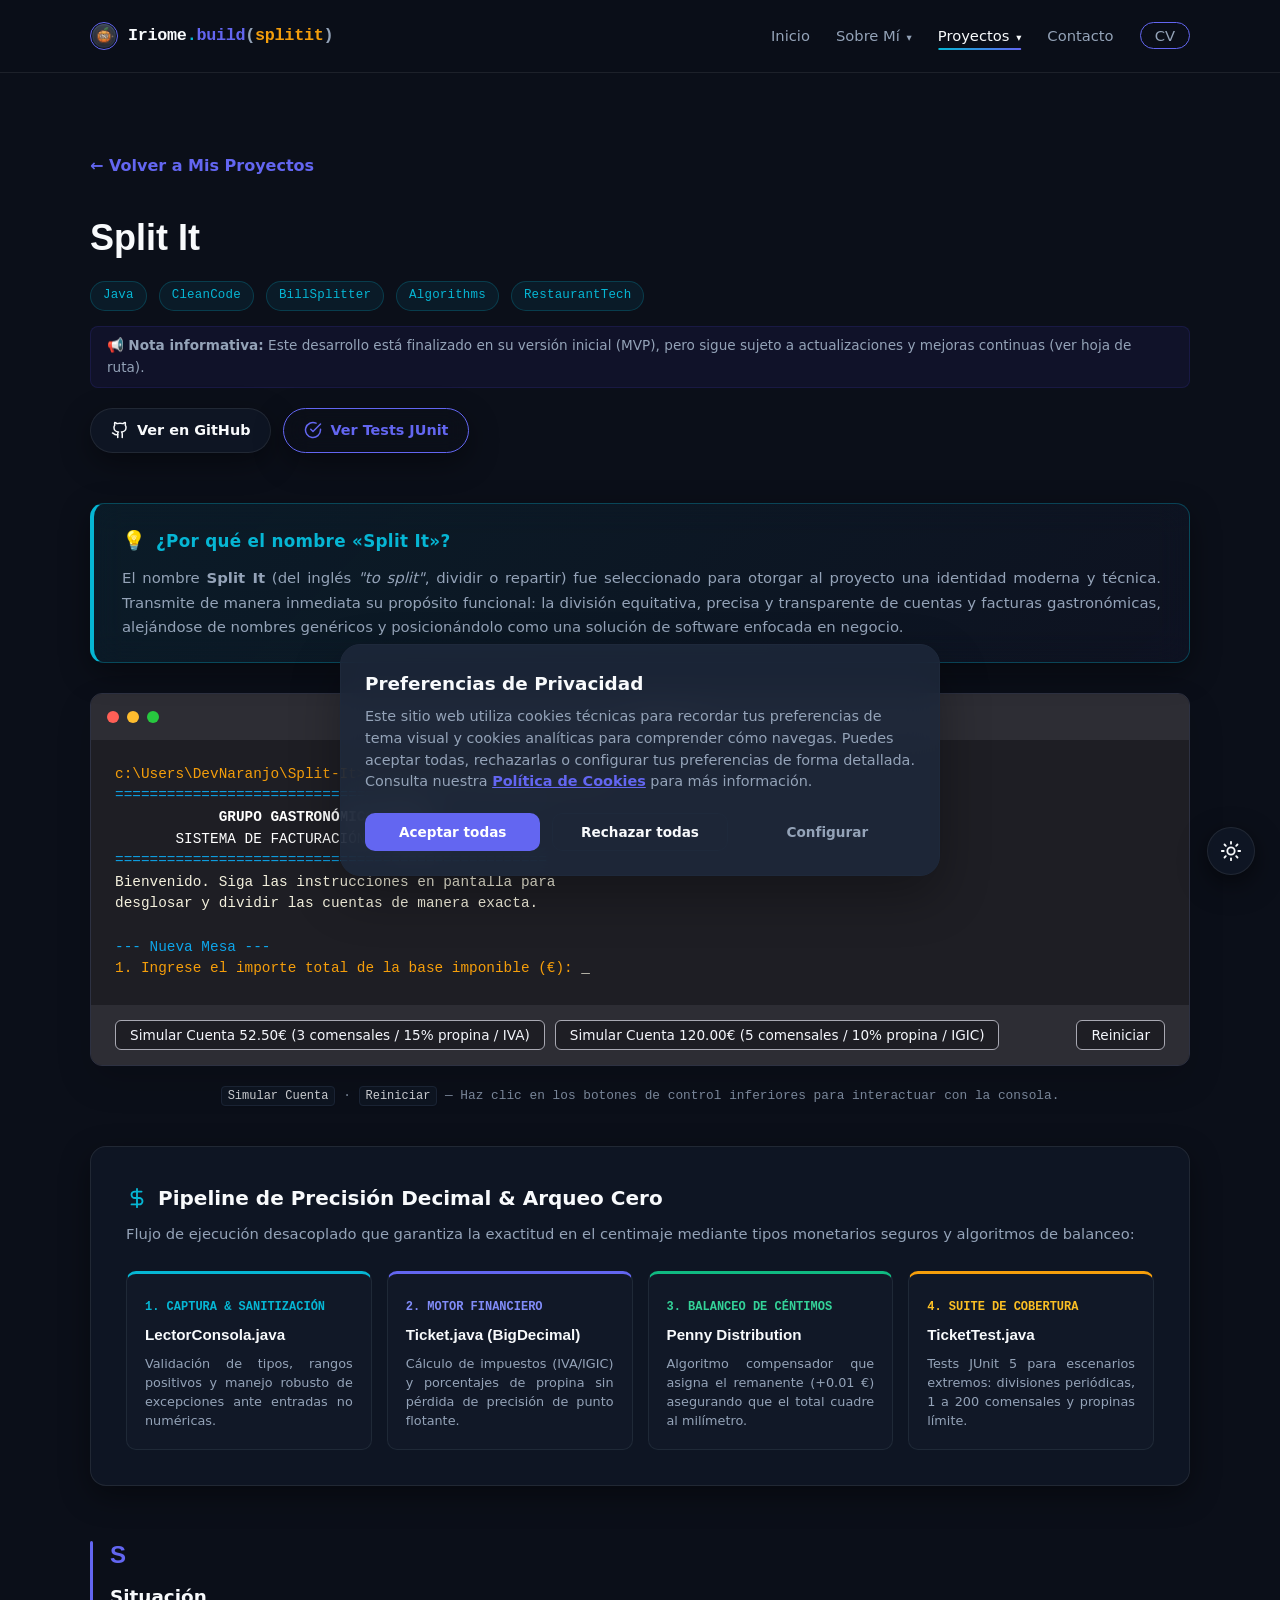
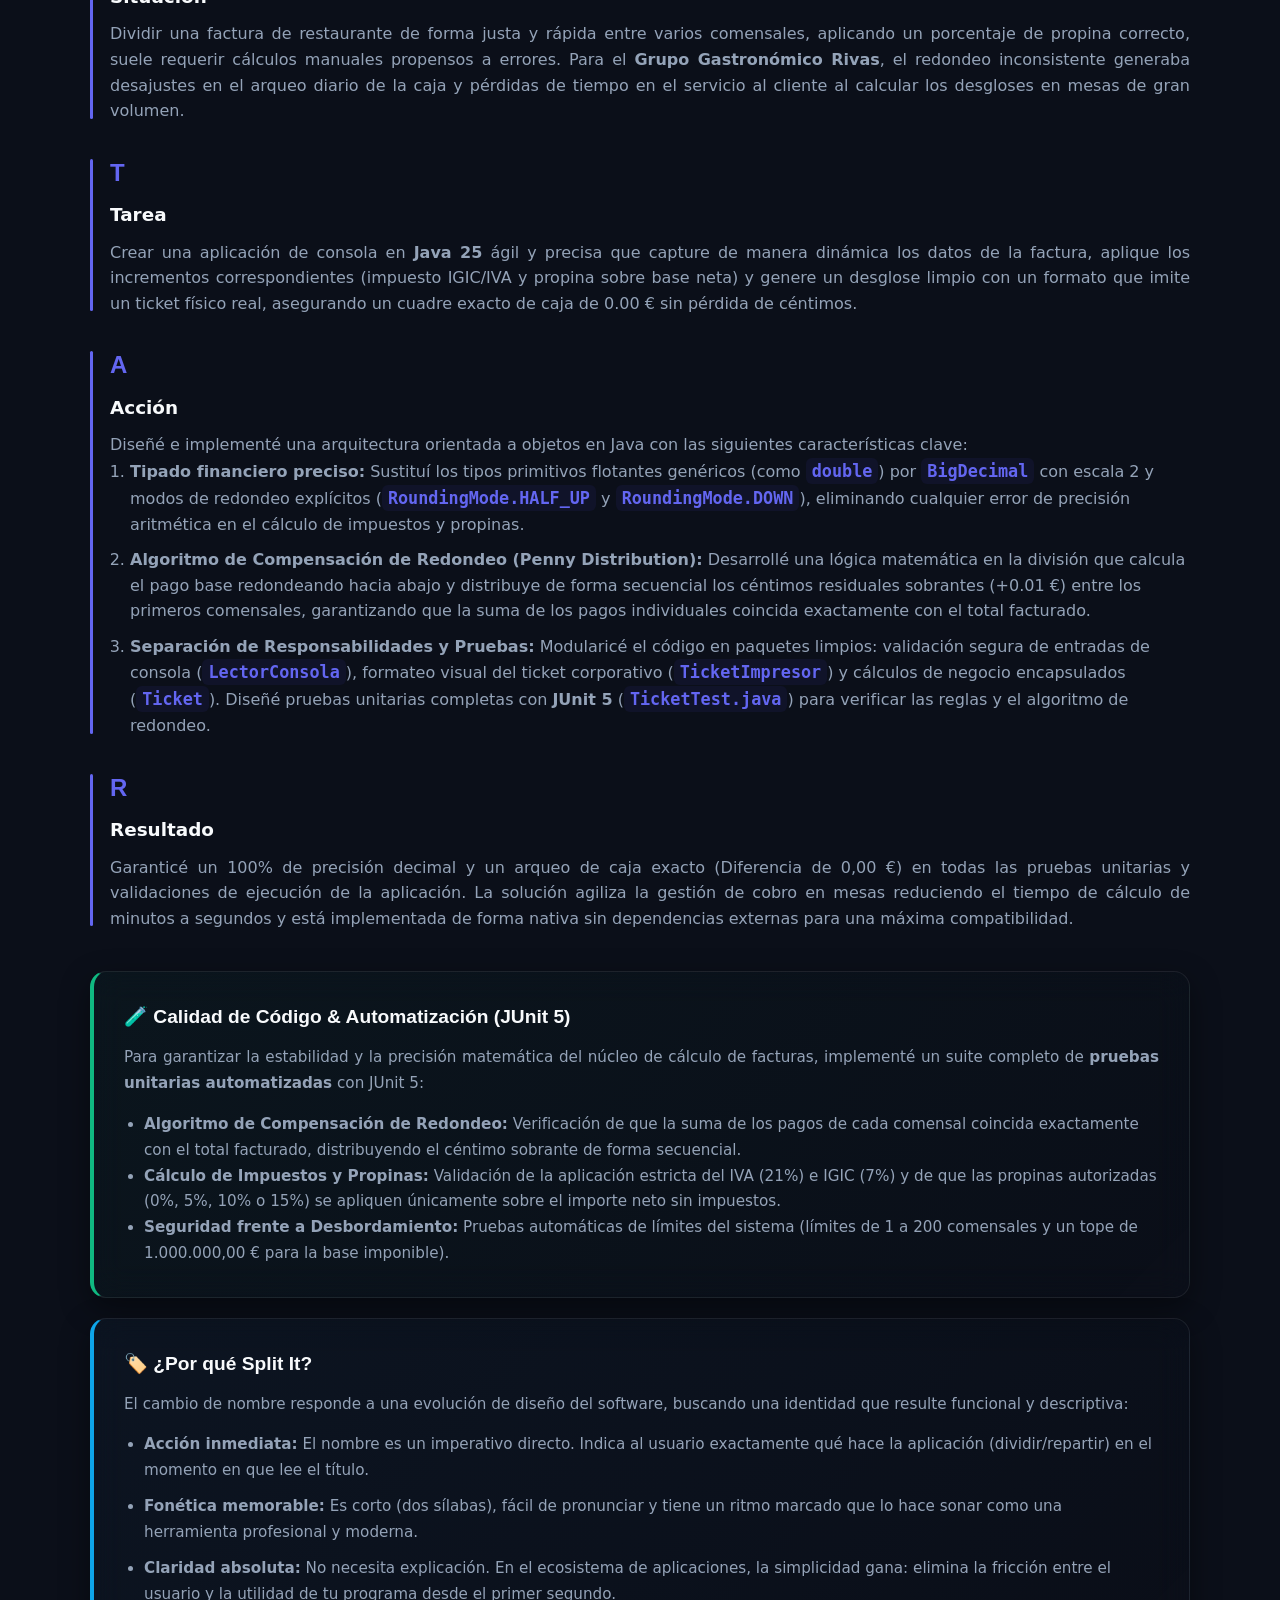
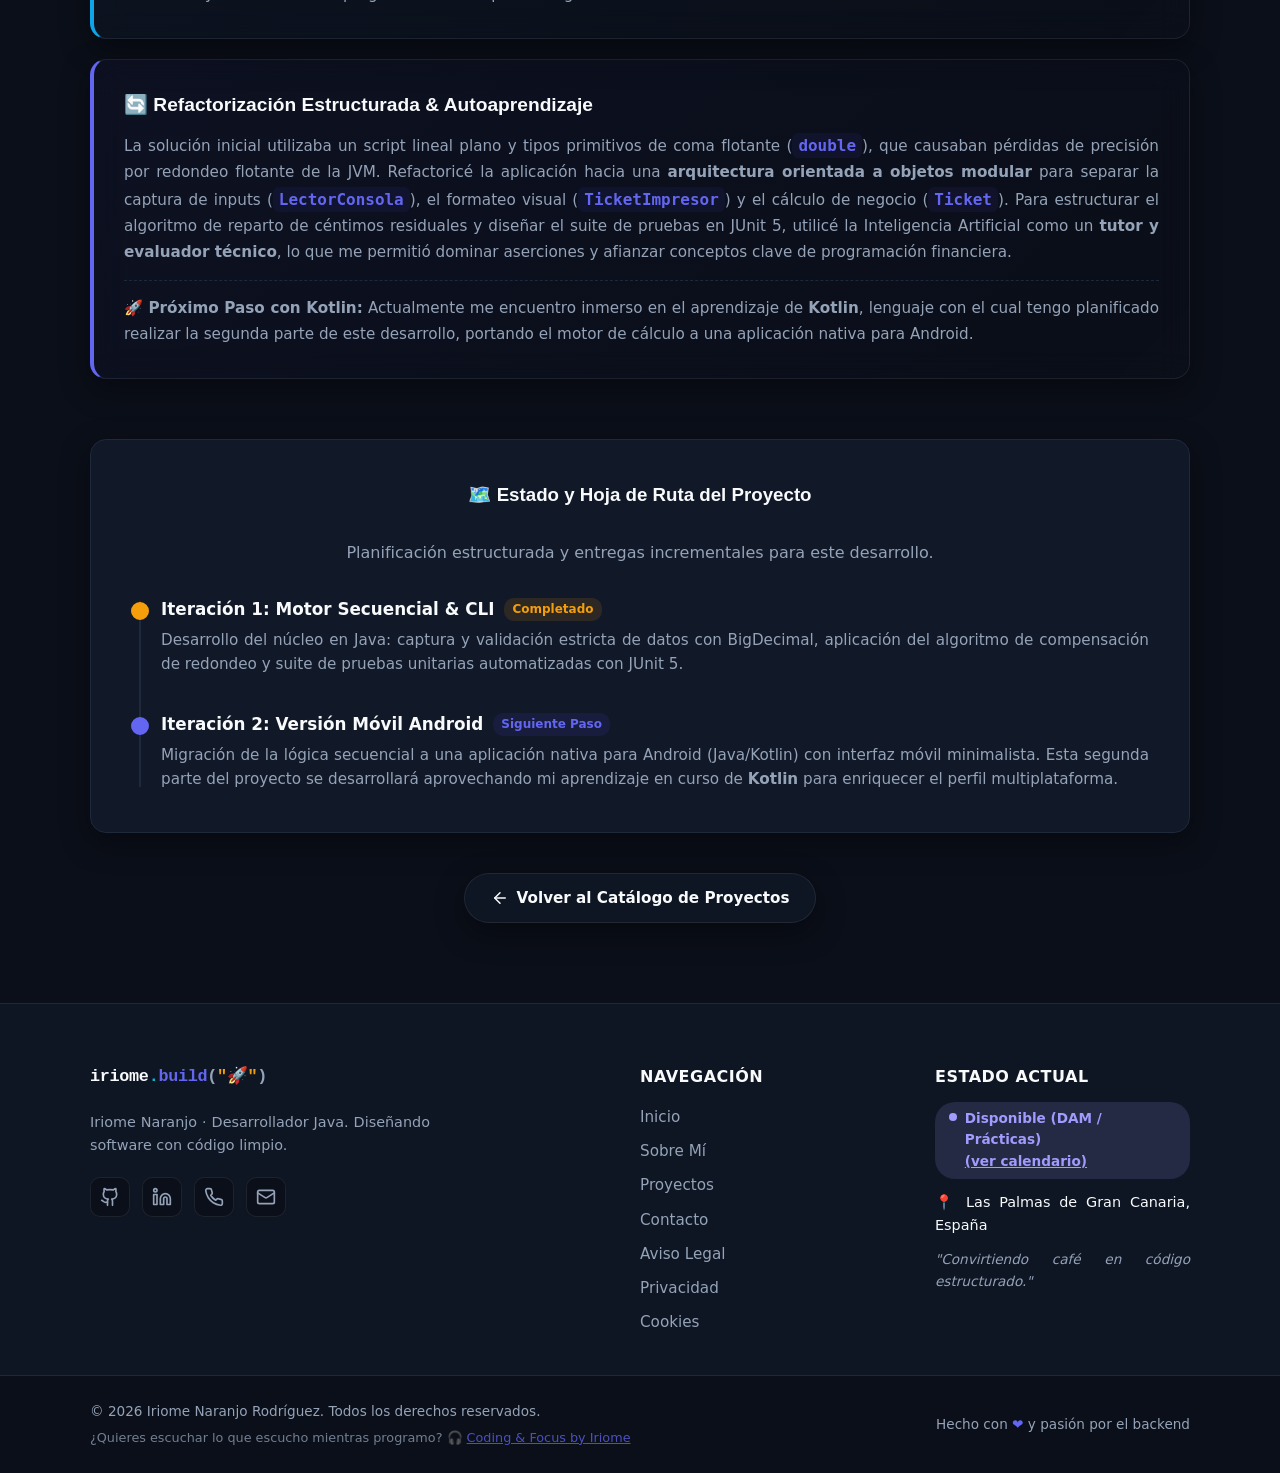
<file: proyecto-splitit.html>
<!DOCTYPE html>
<html lang="es">
<head>
    <meta charset="UTF-8">
    <meta name="viewport" content="width=device-width, initial-scale=1.0">
    <meta http-equiv="Content-Security-Policy" content="default-src 'self'; script-src 'self' 'unsafe-inline' https://www.googletagmanager.com; style-src 'self' 'unsafe-inline' https://fonts.googleapis.com; font-src 'self' https://fonts.gstatic.com data:; img-src 'self' data: https:; connect-src 'self' https://www.google-analytics.com https://analytics.google.com;">
    <title>Split It · Iriome Naranjo - Desarrollador Backend Java</title>
    <meta name="description" content="Desarrollador Backend Java especializado en construir código estructurado y escalable, con experiencia complementaria en automatización de procesos (RPA/PAD)."><!-- Google Consent Mode v2 -->
    <script>
        window.dataLayer = window.dataLayer || [];
        function gtag(){dataLayer.push(arguments);}
        gtag('consent', 'default', {
            'analytics_storage': 'denied',
            'ad_storage': 'denied',
            'ad_user_data': 'denied',
            'ad_personalization': 'denied'
        });
    </script>

    <!-- Google Tag Manager -->
    <script>(function (w, d, s, l, i) {
            w[l] = w[l] || []; w[l].push({
                'gtm.start':
                    new Date().getTime(), event: 'gtm.js'
            }); var f = d.getElementsByTagName(s)[0],
                j = d.createElement(s), dl = l != 'dataLayer' ? '&l=' + l : ''; j.async = true; j.src =
                    'https://www.googletagmanager.com/gtm.js?id=' + i + dl; f.parentNode.insertBefore(j, f);
        })(window, document, 'script', 'dataLayer', 'GTM-KGFHGSRH');</script>
    <!-- End Google Tag Manager -->
    
    <!-- Open Graph -->
    <meta property="og:title" content="Split It · Iriome Naranjo - Desarrollador Backend Java">
    <meta property="og:description" content="Portfolio con proyectos reales en producción, simulador interactivo de consola y soluciones de automatización.">
    <meta property="og:image" content="https://devnaranjo.github.io/Portfolio/src/assets/og-preview.webp">
    <meta property="og:url" content="https://devnaranjo.github.io/Portfolio/proyecto-splitit.html">
    <meta property="og:type" content="website">
    
    <!-- Canonical -->
    <link rel="canonical" href="https://devnaranjo.github.io/Portfolio/proyecto-splitit.html">
    <script>
        (function() {
            const savedTheme = localStorage.getItem('theme');
            if (savedTheme !== 'light') {
                document.documentElement.setAttribute('data-theme', 'dark');
            }
        })();
    </script>
        <!-- Tipografías de Software Engineering: Plus Jakarta Sans & JetBrains Mono -->
    <link rel="preconnect" href="https://fonts.googleapis.com">
    <link rel="preconnect" href="https://fonts.gstatic.com" crossorigin>
    <link href="https://fonts.googleapis.com/css2?family=JetBrains+Mono:wght@400;500;600;700&family=Plus+Jakarta+Sans:wght@300;400;500;600;700;800&display=swap" rel="stylesheet">
    <link rel="stylesheet" href="src/css/style.css">
    <link rel="icon" type="image/webp" href="src/assets/logo.webp">
</head>
<body>
    <!-- Google Tag Manager (noscript) -->
    <noscript><iframe src="https://www.googletagmanager.com/ns.html?id=GTM-KGFHGSRH" height="0" width="0"
            style="display:none;visibility:hidden"></iframe></noscript>
    <!-- End Google Tag Manager (noscript) -->

    <!-- Menú de Navegación -->
    <header class="header">
        <div class="container nav">
            <a href="index.html" class="logo" id="nav-logo">
                <img src="src/assets/logo.webp" alt="Logo de Iriome.build" class="nav-logo-img">
                <span class="logo-code">Iriome<span class="logo-dot">.</span><span class="logo-method">build</span><span class="logo-parentheses">(</span><span class="logo-parameter">splitit</span><span class="logo-parentheses">)</span></span>
            </a>
            <ul class="nav-links">
                <li><a href="index.html" id="nav-link-home">Inicio</a></li>
                <li class="dropdown">
                    <a href="sobre-mi.html" id="nav-link-about" class="dropbtn">Sobre Mí <span class="arrow">▾</span></a>
                    <ul class="dropdown-content">
                        <li><a href="sobre-mi.html#about-section">Mi Historia</a></li>
                        <li><a href="sobre-mi.html#experience-section">Experiencia y Formación</a></li>
                        <li><a href="sobre-mi.html#challenges-section">RoadMap</a></li>
                        <li><a href="sobre-mi.html#availability-section">Disponibilidad</a></li>
                        <li><a href="sobre-mi.html#availability-calendar">Ver Calendario</a></li>
                    </ul>
                </li>
                <li class="dropdown">
                    <a href="proyectos.html" id="nav-link-projects" class="dropbtn active">Proyectos <span class="arrow">▾</span></a>
                    <ul class="dropdown-content">
                        <li><a href="proyecto-habitly.html">Habitly</a></li>
                        <li><a href="proyecto-splitit.html">Split It</a></li>
                        <li><a href="proyecto-elpiedrero.html">El Piedrero</a></li>
                        <li><a href="proyectos.html">Ver todos</a></li>
                    </ul>
                </li>
                <li><a href="contacto.html" id="nav-link-contact">Contacto</a></li>
                <li><a href="cv.html" id="nav-link-cv" class="nav-cv-btn">CV</a></li>
            </ul>
        </div>
    </header>

    <!-- Contenido -->
    <main class="container">
        <section id="projects-section">
            <div style="margin-bottom: 30px;">
                <a href="proyectos.html" style="color: var(--accent-rose); font-weight: 600; display: inline-flex; align-items: center; gap: 8px;">
                    ← Volver a Mis Proyectos
                </a>
            </div>

            <!-- Ficha de Proyecto -->
            <div class="project-header" id="star-project-card" style="display: flex; justify-content: space-between; align-items: flex-start; flex-wrap: wrap; gap: 20px;">
                <div>
                    <h1 class="project-card-title" style="font-size: 2.25rem; font-family: var(--font-serif); font-weight: 700; color: var(--text-primary); view-transition-name: splitit-title;">Split It</h1>
                    <div class="project-meta">
                        <span class="tag">Java</span>
                        <span class="tag">CleanCode</span>
                        <span class="tag">BillSplitter</span>
                        <span class="tag">Algorithms</span>
                        <span class="tag">RestaurantTech</span>
                    </div>
                    <div style="margin-top: 15px; display: inline-flex; align-items: center; gap: 8px; background: rgba(79, 70, 229, 0.08); border: 1px solid rgba(79, 70, 229, 0.15); padding: 8px 16px; border-radius: 8px; font-size: 0.85rem; color: var(--text-secondary);">
                        <span>📢 <strong>Nota informativa:</strong> Este desarrollo está finalizado en su versión inicial (MVP), pero sigue sujeto a actualizaciones y mejoras continuas (ver hoja de ruta).</span>
                    </div>
                </div>
                <div style="display: flex; gap: 12px; flex-wrap: wrap;">
                    <a href="https://github.com/DevNaranjo/Split-It" target="_blank" rel="noopener noreferrer" class="btn btn-secondary" style="display: inline-flex; align-items: center; gap: 8px; width: auto; font-size: 0.9rem; padding: 10px 20px; border-radius: 30px;">
                        <svg width="18" height="18" viewBox="0 0 24 24" fill="none" stroke="currentColor" stroke-width="2" stroke-linecap="round" stroke-linejoin="round" style="vertical-align: middle;"><path d="M15 22v-4a4.8 4.8 0 0 0-1-3.5c3 0 6-2 6-5.5.08-1.25-.27-2.48-1-3.5.28-1.15.28-2.35 0-3.5 0 0-1 0-3 1.5-2.64-.5-5.36-.5-8 0C6 2 5 2 5 2c-.3 1.15-.3 2.35 0 3.5A5.403 5.403 0 0 0 4 9c0 3.5 3 5.5 6 5.5-.39.49-.68 1.05-.85 1.65-.17.6-.22 1.23-.15 1.85v4"/><path d="M9 18c-4.51 2-5-2-7-2"/></svg>
                        Ver en GitHub
                    </a>

                    <a href="https://github.com/DevNaranjo/Split-It/blob/main/src/test/java/com/rivas/gestion/TicketTest.java" target="_blank" rel="noopener noreferrer" class="btn btn-secondary" style="display: inline-flex; align-items: center; gap: 8px; width: auto; font-size: 0.9rem; padding: 10px 20px; border-radius: 30px; border: 1px solid var(--accent-rose); color: var(--accent-rose); background: transparent;">
                        <svg width="18" height="18" viewBox="0 0 24 24" fill="none" stroke="currentColor" stroke-width="2" stroke-linecap="round" stroke-linejoin="round" style="vertical-align: middle;"><path d="M22 11.08V12a10 10 0 1 1-5.93-9.14"/><polyline points="22 4 12 14.01 9 11.01"/></svg>
                        Ver Tests JUnit
                    </a>
                </div>
            </div>

            <!-- Ventana Curiosa: Origen y Justificación del Nombre Split It -->
            <div class="card" id="naming-curiosity-box" style="margin-top: 25px; margin-bottom: 30px; padding: 22px 28px; border: 1px solid rgba(6, 182, 212, 0.3); border-left: 4px solid var(--accent-cyan); background: linear-gradient(135deg, rgba(6, 182, 212, 0.08) 0%, rgba(99, 102, 241, 0.04) 100%); border-radius: 14px; position: relative; overflow: hidden;">
                <div style="display: flex; align-items: center; gap: 10px; margin-bottom: 10px;">
                    <span style="font-size: 1.2rem;">💡</span>
                    <h3 style="font-family: var(--font-sans); font-size: 1.05rem; font-weight: 700; margin: 0; color: var(--accent-cyan); letter-spacing: 0.3px;">
                        ¿Por qué el nombre «Split It»?
                    </h3>
                </div>
                <p style="color: var(--text-secondary); font-size: 0.93rem; line-height: 1.65; margin: 0;">
                    El nombre <strong>Split It</strong> (del inglés <em>"to split"</em>, dividir o repartir) fue seleccionado para otorgar al proyecto una identidad moderna y técnica. Transmite de manera inmediata su propósito funcional: la división equitativa, precisa y transparente de cuentas y facturas gastronómicas, alejándose de nombres genéricos y posicionándolo como una solución de software enfocada en negocio.
                </p>
            </div>

            <!-- Simulador de Terminal Retro -->
            <div class="terminal-window" id="terminal-calculator">
                <div class="terminal-bar">
                    <div class="terminal-buttons">
                        <span class="terminal-btn red"></span>
                        <span class="terminal-btn yellow"></span>
                        <span class="terminal-btn green"></span>
                    </div>
                    <div class="terminal-title">SplitIt.java</div>
                    <div></div> <!-- Espaciador derecho -->
                </div>
                <div class="terminal-body">
                    <pre>Cargando simulador de cuentas Split It Java..._</pre>
                </div>
            </div>
            <p class="terminal-hint" style="margin-top: -20px; margin-bottom: 40px;">
                <kbd>Simular Cuenta</kbd> · <kbd>Reiniciar</kbd> — Haz clic en los botones de control inferiores para interactuar con la consola.
            </p>

            <!-- Diagrama de Arquitectura de Precisión Decimal -->
            <div class="card" style="margin-top: 20px; margin-bottom: 40px; padding: 35px; border: 1px solid var(--border-glass);">
                <h3 style="font-family: var(--font-sans); font-size: 1.25rem; font-weight: 700; margin-bottom: 8px; display: flex; align-items: center; gap: 10px; color: var(--text-primary);">
                    <svg width="22" height="22" viewBox="0 0 24 24" fill="none" stroke="var(--accent-cyan)" stroke-width="2" stroke-linecap="round" stroke-linejoin="round"><path d="M12 2v20"/><path d="M17 5H9.5a3.5 3.5 0 0 0 0 7h5a3.5 3.5 0 0 1 0 7H6"/></svg>
                    Pipeline de Precisión Decimal &amp; Arqueo Cero
                </h3>
                <p style="color: var(--text-secondary); font-size: 0.92rem; margin-bottom: 25px; line-height: 1.6;">
                    Flujo de ejecución desacoplado que garantiza la exactitud en el centimaje mediante tipos monetarios seguros y algoritmos de balanceo:
                </p>
                <div style="display: grid; grid-template-columns: repeat(auto-fit, minmax(220px, 1fr)); gap: 15px;">
                    <div style="background: #111827; border: 1px solid #1F2937; border-top: 3px solid #06B6D4; padding: 18px; border-radius: 10px;">
                        <span style="font-family: var(--font-mono); font-size: 0.75rem; color: #06B6D4; font-weight: 600; text-transform: uppercase;">1. Captura &amp; Sanitización</span>
                        <h4 style="font-size: 0.95rem; margin: 6px 0; color: #F8FAFC;">LectorConsola.java</h4>
                        <p style="font-size: 0.8rem; color: #94A3B8; margin: 0; line-height: 1.5;">Validación de tipos, rangos positivos y manejo robusto de excepciones ante entradas no numéricas.</p>
                    </div>
                    <div style="background: #111827; border: 1px solid #1F2937; border-top: 3px solid #6366F1; padding: 18px; border-radius: 10px;">
                        <span style="font-family: var(--font-mono); font-size: 0.75rem; color: #818CF8; font-weight: 600; text-transform: uppercase;">2. Motor Financiero</span>
                        <h4 style="font-size: 0.95rem; margin: 6px 0; color: #F8FAFC;">Ticket.java (BigDecimal)</h4>
                        <p style="font-size: 0.8rem; color: #94A3B8; margin: 0; line-height: 1.5;">Cálculo de impuestos (IVA/IGIC) y porcentajes de propina sin pérdida de precisión de punto flotante.</p>
                    </div>
                    <div style="background: #111827; border: 1px solid #1F2937; border-top: 3px solid #10B981; padding: 18px; border-radius: 10px;">
                        <span style="font-family: var(--font-mono); font-size: 0.75rem; color: #34D399; font-weight: 600; text-transform: uppercase;">3. Balanceo de Céntimos</span>
                        <h4 style="font-size: 0.95rem; margin: 6px 0; color: #F8FAFC;">Penny Distribution</h4>
                        <p style="font-size: 0.8rem; color: #94A3B8; margin: 0; line-height: 1.5;">Algoritmo compensador que asigna el remanente (+0.01 €) asegurando que el total cuadre al milímetro.</p>
                    </div>
                    <div style="background: #111827; border: 1px solid #1F2937; border-top: 3px solid #F59E0B; padding: 18px; border-radius: 10px;">
                        <span style="font-family: var(--font-mono); font-size: 0.75rem; color: #FBBF24; font-weight: 600; text-transform: uppercase;">4. Suite de Cobertura</span>
                        <h4 style="font-size: 0.95rem; margin: 6px 0; color: #F8FAFC;">TicketTest.java</h4>
                        <p style="font-size: 0.8rem; color: #94A3B8; margin: 0; line-height: 1.5;">Tests JUnit 5 para escenarios extremos: divisiones periódicas, 1 a 200 comensales y propinas límite.</p>
                    </div>
                </div>
            </div>

            <!-- Metodología STAR -->
            <div class="star-container" id="star-breakdown">
                <div class="star-section">
                    <div class="star-letter">S</div>
                    <h3>Situación</h3>
                    <p>
                        Dividir una factura de restaurante de forma justa y rápida entre varios comensales, aplicando un porcentaje de propina correcto, suele requerir cálculos manuales propensos a errores. Para el <strong>Grupo Gastronómico Rivas</strong>, el redondeo inconsistente generaba desajustes en el arqueo diario de la caja y pérdidas de tiempo en el servicio al cliente al calcular los desgloses en mesas de gran volumen.
                    </p>
                </div>

                <div class="star-section">
                    <div class="star-letter">T</div>
                    <h3>Tarea</h3>
                    <p>
                        Crear una aplicación de consola en <strong>Java 25</strong> ágil y precisa que capture de manera dinámica los datos de la factura, aplique los incrementos correspondientes (impuesto IGIC/IVA y propina sobre base neta) y genere un desglose limpio con un formato que imite un ticket físico real, asegurando un cuadre exacto de caja de 0.00 € sin pérdida de céntimos.
                    </p>
                </div>

                <div class="star-section">
                    <div class="star-letter">A</div>
                    <h3>Acción</h3>
                    <p>
                        Diseñé e implementé una arquitectura orientada a objetos en Java con las siguientes características clave:
                        <ol style="margin-left: 20px; color: var(--text-secondary); display: flex; flex-direction: column; gap: 10px;">
                            <li><strong>Tipado financiero preciso:</strong> Sustituí los tipos primitivos flotantes genéricos (como <code>double</code>) por <code>BigDecimal</code> con escala 2 y modos de redondeo explícitos (<code>RoundingMode.HALF_UP</code> y <code>RoundingMode.DOWN</code>), eliminando cualquier error de precisión aritmética en el cálculo de impuestos y propinas.</li>
                            <li><strong>Algoritmo de Compensación de Redondeo (Penny Distribution):</strong> Desarrollé una lógica matemática en la división que calcula el pago base redondeando hacia abajo y distribuye de forma secuencial los céntimos residuales sobrantes (+0.01 €) entre los primeros comensales, garantizando que la suma de los pagos individuales coincida exactamente con el total facturado.</li>
                            <li><strong>Separación de Responsabilidades y Pruebas:</strong> Modularicé el código en paquetes limpios: validación segura de entradas de consola (<code>LectorConsola</code>), formateo visual del ticket corporativo (<code>TicketImpresor</code>) y cálculos de negocio encapsulados (<code>Ticket</code>). Diseñé pruebas unitarias completas con <strong>JUnit 5</strong> (<code>TicketTest.java</code>) para verificar las reglas y el algoritmo de redondeo.</li>
                        </ol>
                    </p>
                </div>

                <div class="star-section">
                    <div class="star-letter">R</div>
                    <h3>Resultado</h3>
                    <p>
                        Garanticé un 100% de precisión decimal y un arqueo de caja exacto (Diferencia de 0,00 €) en todas las pruebas unitarias y validaciones de ejecución de la aplicación. La solución agiliza la gestión de cobro en mesas reduciendo el tiempo de cálculo de minutos a segundos y está implementada de forma nativa sin dependencias externas para una máxima compatibilidad.
                    </p>
                </div>
            </div>

            <!-- Tarjeta de Calidad de Código (JUnit 5) -->
            <div class="card" id="junit-quality-card" style="margin-top: 40px; padding: 30px; border-left: 4px solid #10b981; background: linear-gradient(135deg, rgba(16,185,129,0.04) 0%, transparent 100%);">
                <h3 style="font-family: var(--font-serif); font-size: 1.2rem; margin-bottom: 12px; display: flex; align-items: center; gap: 10px;">
                    🧪 Calidad de Código &amp; Automatización (JUnit 5)
                </h3>
                <p style="color: var(--text-secondary); font-size: 0.95rem; line-height: 1.7; margin: 0 0 15px 0;">
                    Para garantizar la estabilidad y la precisión matemática del núcleo de cálculo de facturas, implementé un suite completo de <strong>pruebas unitarias automatizadas</strong> con JUnit 5:
                </p>
                <ul style="color: var(--text-secondary); font-size: 0.95rem; line-height: 1.7; margin: 0 0 0 20px; padding: 0;">
                    <li><strong>Algoritmo de Compensación de Redondeo:</strong> Verificación de que la suma de los pagos de cada comensal coincida exactamente con el total facturado, distribuyendo el céntimo sobrante de forma secuencial.</li>
                    <li><strong>Cálculo de Impuestos y Propinas:</strong> Validación de la aplicación estricta del IVA (21%) e IGIC (7%) y de que las propinas autorizadas (0%, 5%, 10% o 15%) se apliquen únicamente sobre el importe neto sin impuestos.</li>
                    <li><strong>Seguridad frente a Desbordamiento:</strong> Pruebas automáticas de límites del sistema (límites de 1 a 200 comensales y un tope de 1.000.000,00 € para la base imponible).</li>
                </ul>
            </div>

            <!-- Justificación de Marca / Nombramiento Split It -->
            <div class="card" id="naming-splitit-card" style="margin-top: 20px; padding: 30px; border-left: 4px solid var(--accent-blue); background: linear-gradient(135deg, rgba(54,162,235,0.04) 0%, transparent 100%);">
                <h3 style="font-family: var(--font-serif); font-size: 1.2rem; margin-bottom: 12px; display: flex; align-items: center; gap: 10px;">
                    🏷️ ¿Por qué Split It?
                </h3>
                <p style="color: var(--text-secondary); font-size: 0.95rem; line-height: 1.7; margin: 0 0 15px 0;">
                    El cambio de nombre responde a una evolución de diseño del software, buscando una identidad que resulte funcional y descriptiva:
                </p>
                <ul style="color: var(--text-secondary); font-size: 0.95rem; line-height: 1.7; margin: 0 0 0 20px; padding: 0; display: flex; flex-direction: column; gap: 10px;">
                    <li><strong>Acción inmediata:</strong> El nombre es un imperativo directo. Indica al usuario exactamente qué hace la aplicación (dividir/repartir) en el momento en que lee el título.</li>
                    <li><strong>Fonética memorable:</strong> Es corto (dos sílabas), fácil de pronunciar y tiene un ritmo marcado que lo hace sonar como una herramienta profesional y moderna.</li>
                    <li><strong>Claridad absoluta:</strong> No necesita explicación. En el ecosistema de aplicaciones, la simplicidad gana: elimina la fricción entre el usuario y la utilidad de tu programa desde el primer segundo.</li>
                </ul>
            </div>

            <!-- Nota de Aprendizaje & Refactorización Estructurada -->
            <div class="card" id="refactoring-learning-note" style="margin-top: 20px; padding: 30px; border-left: 4px solid var(--accent-rose); background: linear-gradient(135deg, rgba(79,70,229,0.04) 0%, transparent 100%);">
                <h3 style="font-family: var(--font-serif); font-size: 1.2rem; margin-bottom: 12px; display: flex; align-items: center; gap: 10px;">
                    🔄 Refactorización Estructurada &amp; Autoaprendizaje
                </h3>
                <p style="color: var(--text-secondary); font-size: 0.95rem; line-height: 1.7; margin: 0;">
                    La solución inicial utilizaba un script lineal plano y tipos primitivos de coma flotante (<code>double</code>), que causaban pérdidas de precisión por redondeo flotante de la JVM. Refactoricé la aplicación hacia una <strong>arquitectura orientada a objetos modular</strong> para separar la captura de inputs (<code>LectorConsola</code>), el formateo visual (<code>TicketImpresor</code>) y el cálculo de negocio (<code>Ticket</code>). Para estructurar el algoritmo de reparto de céntimos residuales y diseñar el suite de pruebas en JUnit 5, utilicé la Inteligencia Artificial como un <strong>tutor y evaluador técnico</strong>, lo que me permitió dominar aserciones y afianzar conceptos clave de programación financiera.
                </p>
                <p style="color: var(--text-secondary); font-size: 0.95rem; line-height: 1.7; margin: 15px 0 0 0; padding-top: 15px; border-top: 1px dashed var(--border-color);">
                    🚀 <strong>Próximo Paso con Kotlin:</strong> Actualmente me encuentro inmerso en el aprendizaje de <strong>Kotlin</strong>, lenguaje con el cual tengo planificado realizar la segunda parte de este desarrollo, portando el motor de cálculo a una aplicación nativa para Android.
                </p>
            </div>

            <!-- Roadmap (Hoja de Ruta) del Proyecto -->
            <div class="roadmap" id="project-roadmap">
                <h3>🗺️ Estado y Hoja de Ruta del Proyecto</h3>
                <p style="text-align: center; color: var(--text-secondary); margin-bottom: 30px;">
                    Planificación estructurada y entregas incrementales para este desarrollo.
                </p>
                
                <div class="timeline">
                    <!-- Iteración 1 -->
                    <div class="timeline-item completed">
                        <div class="timeline-marker"></div>
                        <div class="timeline-content">
                            <h4>Iteración 1: Motor Secuencial &amp; CLI <span class="status-badge">Completado</span></h4>
                            <p>Desarrollo del núcleo en Java: captura y validación estricta de datos con BigDecimal, aplicación del algoritmo de compensación de redondeo y suite de pruebas unitarias automatizadas con JUnit 5.</p>
                        </div>
                    </div>
                    
                    <!-- Iteración 2 -->
                    <div class="timeline-item active">
                        <div class="timeline-marker"></div>
                        <div class="timeline-content">
                            <h4>Iteración 2: Versión Móvil Android <span class="status-badge">Siguiente Paso</span></h4>
                            <p>Migración de la lógica secuencial a una aplicación nativa para Android (Java/Kotlin) con interfaz móvil minimalista. Esta segunda parte del proyecto se desarrollará aprovechando mi aprendizaje en curso de <strong>Kotlin</strong> para enriquecer el perfil multiplataforma.</p>
                        </div>
                    </div>
                </div>
            </div>

            <!-- Botón Volver a Proyectos -->
            <div class="back-to-projects" style="margin-top: 40px; text-align: center;">
                <a href="proyectos.html" class="btn btn-secondary">
                    <svg width="18" height="18" viewBox="0 0 24 24" fill="none" stroke="currentColor" stroke-width="2" stroke-linecap="round" stroke-linejoin="round"><line x1="19" y1="12" x2="5" y2="12"/><polyline points="12 19 5 12 12 5"/></svg>
                    Volver al Catálogo de Proyectos
                </a>
            </div>
        </section>
    </main>

    <!-- Pie de Página -->
    <footer class="footer">
        <div class="container footer-grid">
            <!-- Columna 1: Marca y Redes -->
            <div class="footer-brand">
                <div class="logo">
                    <span class="logo-code">iriome<span class="logo-dot">.</span><span class="logo-method">build</span><span class="logo-parentheses">(</span><span class="logo-parameter">"🚀"</span><span class="logo-parentheses">)</span></span>
                </div>
                <p class="footer-brand-desc">Iriome Naranjo · Desarrollador Java. Diseñando software con código limpio.</p>
                <div class="footer-socials">
                    <a href="https://github.com/DevNaranjo" target="_blank" rel="noopener noreferrer" aria-label="GitHub">
                        <svg width="20" height="20" viewBox="0 0 24 24" fill="none" stroke="currentColor" stroke-width="2" stroke-linecap="round" stroke-linejoin="round"><path d="M15 22v-4a4.8 4.8 0 0 0-1-3.5c3 0 6-2 6-5.5.08-1.25-.27-2.48-1-3.5.28-1.15.28-2.35 0-3.5 0 0-1 0-3 1.5-2.64-.5-5.36-.5-8 0C6 2 5 2 5 2c-.3 1.15-.3 2.35 0 3.5A5.403 5.403 0 0 0 4 9c0 3.5 3 5.5 6 5.5-.39.49-.68 1.05-.85 1.65-.17.6-.22 1.23-.15 1.85v4"/><path d="M9 18c-4.51 2-5-2-7-2"/></svg>
                    </a>
                    <a href="https://linkedin.com/in/inaranjorodriguez" target="_blank" rel="noopener noreferrer" aria-label="LinkedIn">
                        <svg width="20" height="20" viewBox="0 0 24 24" fill="none" stroke="currentColor" stroke-width="2" stroke-linecap="round" stroke-linejoin="round"><path d="M16 8a6 6 0 0 1 6 6v7h-4v-7a2 2 0 0 0-2-2 2 2 0 0 0-2 2v7h-4v-7a6 6 0 0 1 6-6z"/><rect x="2" y="9" width="4" height="12"/><circle cx="4" cy="4" r="2"/></svg>
                    </a>
                    <a href="#" data-contact="phone" aria-label="Teléfono" id="footer-phone">
                        <svg width="20" height="20" viewBox="0 0 24 24" fill="none" stroke="currentColor" stroke-width="2" stroke-linecap="round" stroke-linejoin="round"><path d="M22 16.92v3a2 2 0 0 1-2.18 2 19.79 19.79 0 0 1-8.63-3.07 19.5 19.5 0 0 1-6-6 19.79 19.79 0 0 1-3.07-8.67A2 2 0 0 1 4.11 2h3a2 2 0 0 1 2 1.72 12.84 12.84 0 0 0 .7 2.81 2 2 0 0 1-.45 2.11L8.09 9.91a16 16 0 0 0 6 6l1.27-1.27a2 2 0 0 1 2.11-.45 12.84 12.84 0 0 0 2.81.7A2 2 0 0 1 22 16.92z"/></svg>
                    </a>
                    <a href="#" data-contact="email" aria-label="Email (Gmail)">
                        <svg width="20" height="20" viewBox="0 0 24 24" fill="none" stroke="currentColor" stroke-width="2" stroke-linecap="round" stroke-linejoin="round"><rect width="20" height="16" x="2" y="4" rx="2"/><path d="m22 7-8.97 5.7a1.94 1.94 0 0 1-2.06 0L2 7"/></svg>
                    </a>
                </div>
            </div>
            
            <!-- Columna 2: Navegación -->
            <div class="footer-nav">
                <h4>Navegación</h4>
                <ul class="footer-nav-list">
                    <li><a href="index.html">Inicio</a></li>
                    <li><a href="sobre-mi.html">Sobre Mí</a></li>
                    <li><a href="proyectos.html">Proyectos</a></li>
                    <li><a href="contacto.html">Contacto</a></li>
                    <li><a href="aviso-legal.html">Aviso Legal</a></li>
                    <li><a href="privacidad.html">Privacidad</a></li>
                    <li><a href="politica-cookies.html">Cookies</a></li>
                </ul>
            </div>
            
            <!-- Columna 3: Estado y Disponibilidad -->
            <div class="footer-status">
                <h4>Estado Actual</h4>
                <div class="status-indicator">
                    <span class="status-dot-green"></span>
                    <span class="status-text">Disponible para proyectos</span>
                </div>
                <p class="status-location">📍 Las Palmas de Gran Canaria, España</p>
                <p class="status-quote">"Convirtiendo café en código estructurado."</p>
            </div>
        </div>
        
        <!-- Línea de copyright inferior -->
        <div class="footer-bottom">
            <div class="container footer-bottom-content">
                <div class="footer-copyright-info">
                    <p>© 2026 Iriome Naranjo Rodríguez. Todos los derechos reservados.</p>
                    <p class="footer-easter-egg" style="font-size: 0.8rem; color: var(--text-secondary); margin-top: 5px; opacity: 0.75; transition: opacity 0.3s ease;">
                        ¿Quieres escuchar lo que escucho mientras programo? 🎧 
                        <a href="https://www.youtube.com/playlist?list=PL2VJPU_YK0GsWpElVDiiEvzj0VpH7Hd2J" target="_blank" rel="noopener noreferrer" style="color: var(--accent-rose); text-decoration: underline; font-weight: 500;">Coding & Focus by Iriome</a>
                    </p>
                </div>
                <p class="made-with">Hecho con <span class="heart">❤️</span> y pasión por el backend</p>
            </div>
        </div>
    </footer>

    <!-- Botón Flotante de Modo Oscuro -->
    <button id="theme-toggle" class="theme-toggle" aria-label="Alternar tema visual claro y oscuro">
        <!-- Sun Icon (SVG) -->
        <svg class="sun-icon" viewBox="0 0 24 24" fill="none" stroke="currentColor" stroke-width="2" stroke-linecap="round" stroke-linejoin="round"><circle cx="12" cy="12" r="4"/><path d="M12 2v2"/><path d="M12 20v2"/><path d="m4.93 4.93 1.41 1.41"/><path d="m17.66 17.66 1.41 1.41"/><path d="M2 12h2"/><path d="M20 12h2"/><path d="m6.34 17.66-1.41 1.41"/><path d="m19.07 4.93-1.41 1.41"/></svg>
        <!-- Moon Icon (SVG) -->
        <svg class="moon-icon" viewBox="0 0 24 24" fill="none" stroke="currentColor" stroke-width="2" stroke-linecap="round" stroke-linejoin="round"><path d="M12 3a6 6 0 0 0 9 9 9 9 0 1 1-9-9Z"/></svg>
    </button>

    <script src="src/js/script.js"></script>
</body>
</html>
</file>
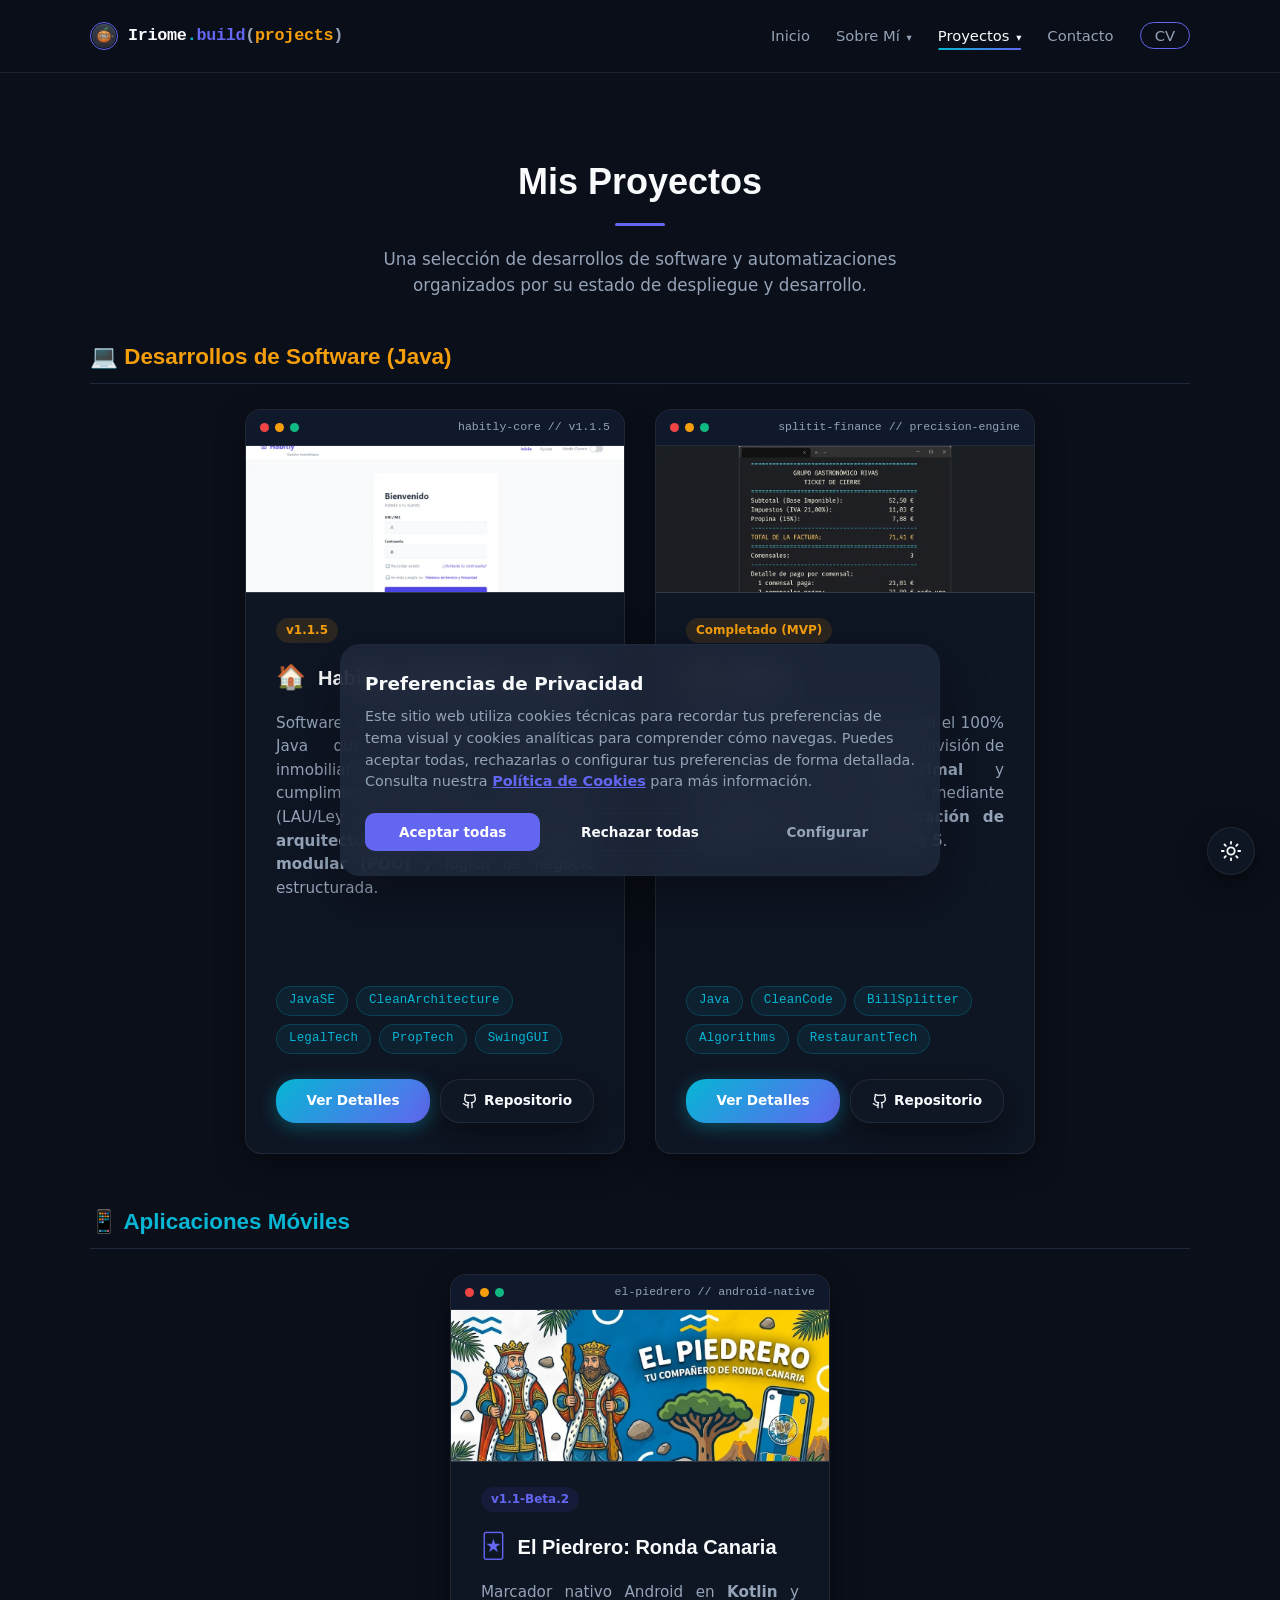
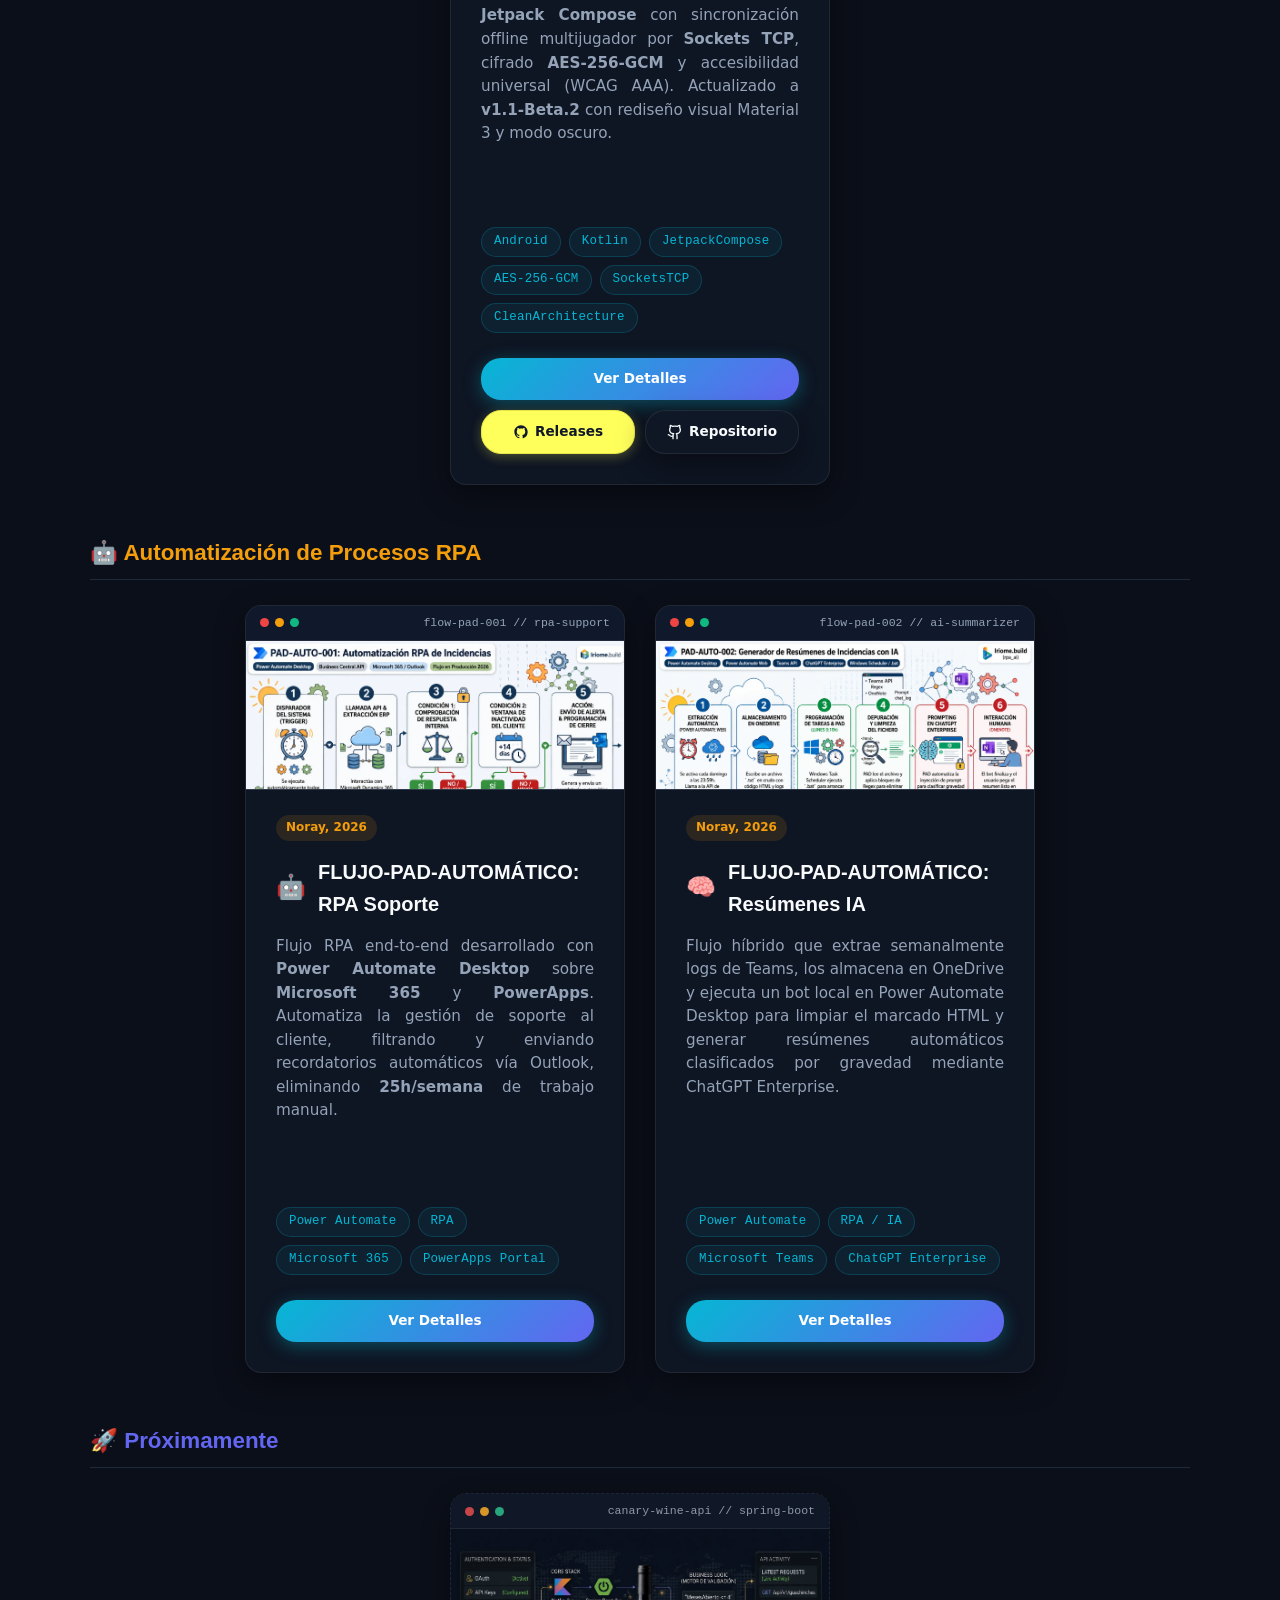
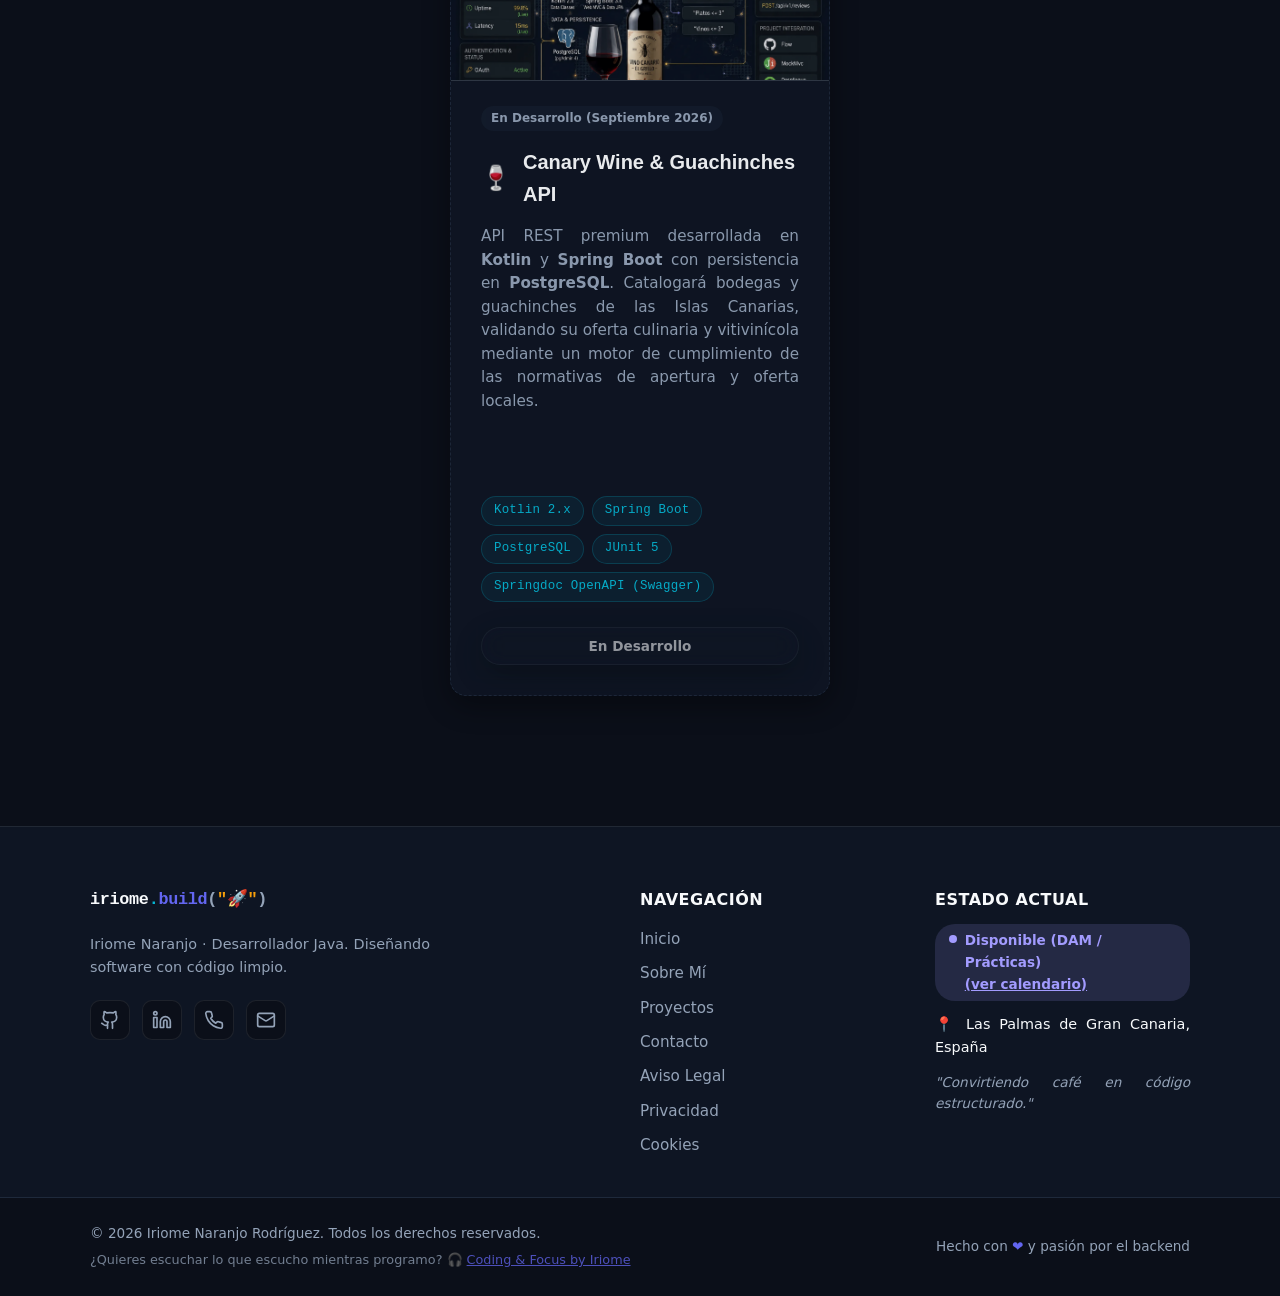
<file: proyectos.html>
<!DOCTYPE html>
<html lang="es">
<head>
    <meta charset="UTF-8">
    <meta name="viewport" content="width=device-width, initial-scale=1.0">
    <meta http-equiv="Content-Security-Policy" content="default-src 'self'; script-src 'self' 'unsafe-inline' https://www.googletagmanager.com; style-src 'self' 'unsafe-inline' https://fonts.googleapis.com; font-src 'self' https://fonts.gstatic.com data:; img-src 'self' data: https:; connect-src 'self' https://www.google-analytics.com https://analytics.google.com;">
    <title>Proyectos · Iriome Naranjo - Desarrollador Backend Java</title>
    <meta name="description" content="Desarrollador Backend Java especializado en construir código estructurado y escalable, con experiencia complementaria en automatización de procesos (RPA/PAD)."><!-- Google Consent Mode v2 -->
    <script>
        window.dataLayer = window.dataLayer || [];
        function gtag(){dataLayer.push(arguments);}
        gtag('consent', 'default', {
            'analytics_storage': 'denied',
            'ad_storage': 'denied',
            'ad_user_data': 'denied',
            'ad_personalization': 'denied'
        });
    </script>

    <!-- Google Tag Manager -->
    <script>(function (w, d, s, l, i) {
            w[l] = w[l] || []; w[l].push({
                'gtm.start':
                    new Date().getTime(), event: 'gtm.js'
            }); var f = d.getElementsByTagName(s)[0],
                j = d.createElement(s), dl = l != 'dataLayer' ? '&l=' + l : ''; j.async = true; j.src =
                    'https://www.googletagmanager.com/gtm.js?id=' + i + dl; f.parentNode.insertBefore(j, f);
        })(window, document, 'script', 'dataLayer', 'GTM-KGFHGSRH');</script>
    <!-- End Google Tag Manager -->
    
    <!-- Open Graph -->
    <meta property="og:title" content="Proyectos · Iriome Naranjo - Desarrollador Backend Java">
    <meta property="og:description" content="Portfolio con proyectos reales en producción, simulador interactivo de consola y soluciones de automatización.">
    <meta property="og:image" content="https://devnaranjo.github.io/Portfolio/src/assets/og-preview.webp">
    <meta property="og:url" content="https://devnaranjo.github.io/Portfolio/proyectos.html">
    <meta property="og:type" content="website">
    
    <!-- Canonical -->
    <link rel="canonical" href="https://devnaranjo.github.io/Portfolio/proyectos.html">
    <script>
        (function() {
            const savedTheme = localStorage.getItem('theme');
            if (savedTheme !== 'light') {
                document.documentElement.setAttribute('data-theme', 'dark');
            }
        })();
    </script>
        <!-- Tipografías de Software Engineering: Plus Jakarta Sans & JetBrains Mono -->
    <link rel="preconnect" href="https://fonts.googleapis.com">
    <link rel="preconnect" href="https://fonts.gstatic.com" crossorigin>
    <link href="https://fonts.googleapis.com/css2?family=JetBrains+Mono:wght@400;500;600;700&family=Plus+Jakarta+Sans:wght@300;400;500;600;700;800&display=swap" rel="stylesheet">
    <link rel="stylesheet" href="src/css/style.css">
    <link rel="icon" type="image/webp" href="src/assets/logo.webp">
</head>
<body>
    <!-- Google Tag Manager (noscript) -->
    <noscript><iframe src="https://www.googletagmanager.com/ns.html?id=GTM-KGFHGSRH" height="0" width="0"
            style="display:none;visibility:hidden"></iframe></noscript>
    <!-- End Google Tag Manager (noscript) -->

    <!-- Menú de Navegación -->
    <header class="header">
        <div class="container nav">
            <a href="index.html" class="logo" id="nav-logo">
                <img src="src/assets/logo.webp" alt="Logo de Iriome.build" class="nav-logo-img">
                <span class="logo-code">Iriome<span class="logo-dot">.</span><span class="logo-method">build</span><span class="logo-parentheses">(</span><span class="logo-parameter">projects</span><span class="logo-parentheses">)</span></span>
            </a>
            <ul class="nav-links">
                <li><a href="index.html" id="nav-link-home">Inicio</a></li>
                <li class="dropdown">
                    <a href="sobre-mi.html" id="nav-link-about" class="dropbtn">Sobre Mí <span class="arrow">▾</span></a>
                    <ul class="dropdown-content">
                        <li><a href="sobre-mi.html#about-section">Mi Historia</a></li>
                        <li><a href="sobre-mi.html#experience-section">Experiencia y Formación</a></li>
                        <li><a href="sobre-mi.html#challenges-section">RoadMap</a></li>
                        <li><a href="sobre-mi.html#availability-section">Disponibilidad</a></li>
                        <li><a href="sobre-mi.html#availability-calendar">Ver Calendario</a></li>
                    </ul>
                </li>
                <li class="dropdown">
                    <a href="proyectos.html" id="nav-link-projects" class="dropbtn active">Proyectos <span class="arrow">▾</span></a>
                    <ul class="dropdown-content">
                        <li><a href="proyecto-habitly.html">Habitly</a></li>
                        <li><a href="proyecto-splitit.html">Split It</a></li>
                        <li><a href="proyecto-elpiedrero.html">El Piedrero</a></li>
                        <li><a href="proyectos.html" class="active">Ver todos</a></li>
                    </ul>
                </li>
                <li><a href="contacto.html" id="nav-link-contact">Contacto</a></li>
                <li><a href="cv.html" id="nav-link-cv" class="nav-cv-btn">CV</a></li>
            </ul>
        </div>
    </header>

    <!-- Contenido -->
    <main class="container">
        <section id="projects-section">
            <h1 class="title-medium">Mis Proyectos</h1>
            <p style="text-align: center; color: var(--text-secondary); max-width: 600px; margin: -20px auto 40px; font-size: 1.05rem;">
                Una selección de desarrollos de software y automatizaciones organizados por su estado de despliegue y desarrollo.
            </p>

            <!-- Categoría: Desarrollos de Software (Java) -->
            <div class="project-category" style="margin-bottom: 50px;">
                <h2 class="category-title" style="font-size: 1.4rem; color: var(--accent-sage); border-bottom: 1px solid var(--border-color); padding-bottom: 8px; margin-bottom: 25px; display: flex; align-items: center; gap: 10px;">
                    <span>💻 Desarrollos de Software (Java)</span>
                </h2>
                <div class="projects-grid" style="margin-top: 20px;">
                    <!-- Tarjeta 1: Habitly -->
                    <div class="project-card card" style="padding: 0; overflow: hidden;">
                        <div class="project-thumbnail">
                            <div class="project-thumbnail-bar">
                                <div class="project-thumbnail-dots">
                                    <span class="project-thumbnail-dot red"></span>
                                    <span class="project-thumbnail-dot yellow"></span>
                                    <span class="project-thumbnail-dot green"></span>
                                </div>
                                <span class="project-thumbnail-title">habitly-core // v1.1.5</span>
                            </div>
                            <div class="project-thumbnail-img-wrap">
                                <img src="src/assets/projects/habitly-preview.webp" alt="Captura de Habitly - gestor inmobiliario en Java" loading="lazy" width="600" height="338">
                            </div>
                        </div>
                        <div class="project-card-content">
                            <span class="project-status-badge completed">v1.1.5</span>
                            <div class="project-card-header">
                                <span class="project-card-icon">🏠</span>
                                <h3 class="project-card-title" style="view-transition-name: habitly-title;">Habitly: Inmobiliaria & Legal</h3>
                            </div>
                            <p class="project-card-desc">
                                Software de <strong>Desarrollo Backend</strong> en Java que automatiza la gestión inmobiliaria, logrando un 100% de cumplimiento legal con la normativa (LAU/Ley de Vivienda) mediante una <strong>arquitectura orientada a objetos modular (POO)</strong> y lógica de negocio estructurada.
                            </p>
                            <div class="project-card-tags">
                                <span class="tag">JavaSE</span>
                                <span class="tag">CleanArchitecture</span>
                                <span class="tag">LegalTech</span>
                                <span class="tag">PropTech</span>
                                <span class="tag">SwingGUI</span>
                            </div>
                            <div class="project-card-actions">
                                <a href="proyecto-habitly.html" class="btn btn-primary">Ver Detalles</a>
                                <a href="https://github.com/DevNaranjo/Habitly" target="_blank" rel="noopener noreferrer" class="btn btn-secondary">
                                    <svg width="16" height="16" viewBox="0 0 24 24" fill="none" stroke="currentColor" stroke-width="2" stroke-linecap="round" stroke-linejoin="round"><path d="M15 22v-4a4.8 4.8 0 0 0-1-3.5c3 0 6-2 6-5.5.08-1.25-.27-2.48-1-3.5.28-1.15.28-2.35 0-3.5 0 0-1 0-3 1.5-2.64-.5-5.36-.5-8 0C6 2 5 2 5 2c-.3 1.15-.3 2.35 0 3.5A5.403 5.403 0 0 0 4 9c0 3.5 3 5.5 6 5.5-.39.49-.68 1.05-.85 1.65-.17.6-.22 1.23-.15 1.85v4"/><path d="M9 18c-4.51 2-5-2-7-2"/></svg>
                                    Repositorio
                                </a>
                            </div>
                        </div>
                    </div>

                    <!-- Tarjeta 2: Split It -->
                    <div class="project-card card" style="padding: 0; overflow: hidden;">
                        <div class="project-thumbnail">
                            <div class="project-thumbnail-bar">
                                <div class="project-thumbnail-dots">
                                    <span class="project-thumbnail-dot red"></span>
                                    <span class="project-thumbnail-dot yellow"></span>
                                    <span class="project-thumbnail-dot green"></span>
                                </div>
                                <span class="project-thumbnail-title">splitit-finance // precision-engine</span>
                            </div>
                            <div class="project-thumbnail-img-wrap">
                                <img src="src/assets/projects/splitit-preview.webp" alt="Captura de Split It" loading="lazy" width="600" height="338">
                            </div>
                        </div>
                        <div class="project-card-content">
                            <span class="project-status-badge completed">Completado (MVP)</span>
                            <div class="project-card-header">
                                <span class="project-card-icon">🧮</span>
                                <h3 class="project-card-title" style="view-transition-name: splitit-title;">Split It</h3>
                            </div>
                            <p class="project-card-desc">
                                Aplicación en Java que garantiza el 100% de precisión matemática en la división de facturas usando <strong>BigDecimal</strong> y mitigando errores de redondeo mediante un <strong>algoritmo de compensación de céntimos</strong>, verificado con <strong>JUnit 5</strong>.
                            </p>
                            <div class="project-card-tags">
                                <span class="tag">Java</span>
                                <span class="tag">CleanCode</span>
                                <span class="tag">BillSplitter</span>
                                <span class="tag">Algorithms</span>
                                <span class="tag">RestaurantTech</span>
                            </div>
                            <div class="project-card-actions">
                                <a href="proyecto-splitit.html" class="btn btn-primary">Ver Detalles</a>
                                <a href="https://github.com/DevNaranjo/Split-It" target="_blank" rel="noopener noreferrer" class="btn btn-secondary">
                                     <svg width="16" height="16" viewBox="0 0 24 24" fill="none" stroke="currentColor" stroke-width="2" stroke-linecap="round" stroke-linejoin="round"><path d="M15 22v-4a4.8 4.8 0 0 0-1-3.5c3 0 6-2 6-5.5.08-1.25-.27-2.48-1-3.5.28-1.15.28-2.35 0-3.5 0 0-1 0-3 1.5-2.64-.5-5.36-.5-8 0C6 2 5 2 5 2c-.3 1.15-.3 2.35 0 3.5A5.403 5.403 0 0 0 4 9c0 3.5 3 5.5 6 5.5-.39.49-.68 1.05-.85 1.65-.17.6-.22 1.23-.15 1.85v4"/><path d="M9 18c-4.51 2-5-2-7-2"/></svg>
                                     Repositorio
                                 </a>
                            </div>
                        </div>
                    </div>
                </div>
            </div>

            <!-- Categoría: Aplicaciones Móviles -->
            <div class="project-category" style="margin-bottom: 50px;">
                <h2 class="category-title" style="font-size: 1.4rem; color: var(--accent-cyan); border-bottom: 1px solid var(--border-color); padding-bottom: 8px; margin-bottom: 25px; display: flex; align-items: center; gap: 10px;">
                    <span>📱 Aplicaciones Móviles</span>
                </h2>
                <div class="projects-grid" style="margin-top: 20px;">
                    <!-- Tarjeta 1: El Piedrero -->
                    <div class="project-card card" style="padding: 0; overflow: hidden;">
                        <div class="project-thumbnail">
                            <div class="project-thumbnail-bar">
                                <div class="project-thumbnail-dots">
                                    <span class="project-thumbnail-dot red"></span>
                                    <span class="project-thumbnail-dot yellow"></span>
                                    <span class="project-thumbnail-dot green"></span>
                                </div>
                                <span class="project-thumbnail-title">el-piedrero // android-native</span>
                            </div>
                            <div class="project-thumbnail-img-wrap">
                                <img src="src/assets/projects/elpiedrero-preview.webp" alt="Captura de El Piedrero - Marcador Android de Ronda Canaria" loading="lazy" width="600" height="338">
                            </div>
                        </div>
                        <div class="project-card-content">
                            <span class="project-status-badge progress">v1.1-Beta.2</span>
                            <div class="project-card-header">
                                <span class="project-card-icon">🃏</span>
                                <h3 class="project-card-title" style="view-transition-name: elpiedrero-title;">El Piedrero: Ronda Canaria</h3>
                            </div>
                            <p class="project-card-desc">
                                Marcador nativo Android en <strong>Kotlin</strong> y <strong>Jetpack Compose</strong> con sincronización offline multijugador por <strong>Sockets TCP</strong>, cifrado <strong>AES-256-GCM</strong> y accesibilidad universal (WCAG AAA). Actualizado a <strong>v1.1-Beta.2</strong> con rediseño visual Material 3 y modo oscuro.
                            </p>
                            <div class="project-card-tags">
                                <span class="tag">Android</span>
                                <span class="tag">Kotlin</span>
                                <span class="tag">JetpackCompose</span>
                                <span class="tag">AES-256-GCM</span>
                                <span class="tag">SocketsTCP</span>
                                <span class="tag">CleanArchitecture</span>
                            </div>
                            <div class="project-card-actions">
                                <a href="proyecto-elpiedrero.html" class="btn btn-primary btn-full">Ver Detalles</a>
                                <a href="https://github.com/DevNaranjo/El-Piedrero/releases" target="_blank" rel="noopener noreferrer" class="btn btn-releases">
                                    <svg width="16" height="16" viewBox="0 0 24 24" fill="currentColor"><path fill-rule="evenodd" clip-rule="evenodd" d="M12 2C6.477 2 2 6.484 2 12.017c0 4.425 2.865 8.18 6.839 9.504.5.092.682-.217.682-.483 0-.237-.008-.868-.013-1.703-2.782.605-3.369-1.343-3.369-1.343-.454-1.158-1.11-1.466-1.11-1.466-.908-.62.069-.608.069-.608 1.003.07 1.53 1.032 1.53 1.032.892 1.53 2.341 1.088 2.91.832.092-.647.35-1.088.636-1.338-2.22-.253-4.555-1.113-4.555-4.951 0-1.093.39-1.988 1.029-2.688-.103-.253-.446-1.272.098-2.65 0 0 .84-.27 2.75 1.026A9.564 9.564 0 0112 6.844c.85.004 1.705.115 2.504.337 1.909-1.296 2.747-1.027 2.747-1.027.546 1.379.202 2.398.1 2.651.64.7 1.028 1.595 1.028 2.688 0 3.848-2.339 4.695-4.566 4.943.359.309.678.92.678 1.855 0 1.338-.012 2.419-.012 2.747 0 .268.18.58.688.482A10.019 10.019 0 0022 12.017C22 6.484 17.522 2 12 2z"/></svg>
                                    Releases
                                </a>
                                <a href="https://github.com/DevNaranjo/El-Piedrero" target="_blank" rel="noopener noreferrer" class="btn btn-secondary">
                                    <svg width="16" height="16" viewBox="0 0 24 24" fill="none" stroke="currentColor" stroke-width="2" stroke-linecap="round" stroke-linejoin="round"><path d="M15 22v-4a4.8 4.8 0 0 0-1-3.5c3 0 6-2 6-5.5.08-1.25-.27-2.48-1-3.5.28-1.15.28-2.35 0-3.5 0 0-1 0-3 1.5-2.64-.5-5.36-.5-8 0C6 2 5 2 5 2c-.3 1.15-.3 2.35 0 3.5A5.403 5.403 0 0 0 4 9c0 3.5 3 5.5 6 5.5-.39.49-.68 1.05-.85 1.65-.17.6-.22 1.23-.15 1.85v4"/><path d="M9 18c-4.51 2-5-2-7-2"/></svg>
                                    Repositorio
                                </a>
                            </div>
                        </div>
                    </div>
                </div>
            </div>

            <!-- Categoría: Automatización de Procesos RPA -->
            <div class="project-category" style="margin-bottom: 50px;">
                <h2 class="category-title" style="font-size: 1.4rem; color: var(--accent-sage); border-bottom: 1px solid var(--border-color); padding-bottom: 8px; margin-bottom: 25px; display: flex; align-items: center; gap: 10px;">
                    <span>🤖 Automatización de Procesos RPA</span>
                </h2>
                <div class="projects-grid" style="margin-top: 20px;">
                    <!-- Tarjeta 3: PAD-AUTO-001 (RPA Soporte) -->
                    <div class="project-card card" style="padding: 0; overflow: hidden;">
                        <div class="project-thumbnail">
                            <div class="project-thumbnail-bar">
                                <div class="project-thumbnail-dots">
                                    <span class="project-thumbnail-dot red"></span>
                                    <span class="project-thumbnail-dot yellow"></span>
                                    <span class="project-thumbnail-dot green"></span>
                                </div>
                                <span class="project-thumbnail-title">flow-pad-001 // rpa-support</span>
                            </div>
                            <div class="project-thumbnail-img-wrap">
                                <img src="src/assets/projects/rpa-preview.webp" alt="Diagrama de flujo RPA" loading="lazy" width="600" height="338">
                            </div>
                        </div>
                        <div class="project-card-content">
                            <span class="project-status-badge completed">Noray, 2026</span>
                            <div class="project-card-header">
                                <span class="project-card-icon">🤖</span>
                                <h3 class="project-card-title">FLUJO-PAD-AUTOMÁTICO: RPA Soporte</h3>
                            </div>
                            <p class="project-card-desc">
                                Flujo RPA end-to-end desarrollado con <strong>Power Automate Desktop</strong> sobre <strong>Microsoft 365</strong> y <strong>PowerApps</strong>. Automatiza la gestión de soporte al cliente, filtrando y enviando recordatorios automáticos vía Outlook, eliminando <strong>25h/semana</strong> de trabajo manual.
                            </p>
                            <div class="project-card-tags">
                                <span class="tag">Power Automate</span>
                                <span class="tag">RPA</span>
                                <span class="tag">Microsoft 365</span>
                                <span class="tag">PowerApps Portal</span>
                            </div>
                            <div class="project-card-actions">
                                <a href="proyecto-rpa.html" class="btn btn-primary">Ver Detalles</a>
                            </div>
                        </div>
                    </div>

                    <!-- Tarjeta 4: PAD-AUTO-002 (Resúmenes de Incidencias con IA) -->
                    <div class="project-card card" style="padding: 0; overflow: hidden;">
                        <div class="project-thumbnail">
                            <div class="project-thumbnail-bar">
                                <div class="project-thumbnail-dots">
                                    <span class="project-thumbnail-dot red"></span>
                                    <span class="project-thumbnail-dot yellow"></span>
                                    <span class="project-thumbnail-dot green"></span>
                                </div>
                                <span class="project-thumbnail-title">flow-pad-002 // ai-summarizer</span>
                            </div>
                            <div class="project-thumbnail-img-wrap">
                                <img src="src/assets/projects/rpa-resumen-preview.webp" alt="Esquema AI RPA" loading="lazy" width="600" height="338">
                            </div>
                        </div>
                        <div class="project-card-content">
                            <span class="project-status-badge completed">Noray, 2026</span>
                            <div class="project-card-header">
                                <span class="project-card-icon">🧠</span>
                                <h3 class="project-card-title">FLUJO-PAD-AUTOMÁTICO: Resúmenes IA</h3>
                            </div>
                            <p class="project-card-desc">
                                Flujo híbrido que extrae semanalmente logs de Teams, los almacena en OneDrive y ejecuta un bot local en Power Automate Desktop para limpiar el marcado HTML y generar resúmenes automáticos clasificados por gravedad mediante ChatGPT Enterprise.
                            </p>
                            <div class="project-card-tags">
                                <span class="tag">Power Automate</span>
                                <span class="tag">RPA / IA</span>
                                <span class="tag">Microsoft Teams</span>
                                <span class="tag">ChatGPT Enterprise</span>
                            </div>
                            <div class="project-card-actions">
                                <a href="proyecto-rpa-resumen.html" class="btn btn-primary">Ver Detalles</a>
                            </div>
                        </div>
                    </div>
                </div>
            </div>

            <!-- Categoría: Próximamente -->
            <div class="project-category" style="margin-bottom: 50px;">
                <h2 class="category-title" style="font-size: 1.4rem; color: var(--accent-rose); border-bottom: 1px solid var(--border-color); padding-bottom: 8px; margin-bottom: 25px; display: flex; align-items: center; gap: 10px;">
                    <span>🚀 Próximamente</span>
                </h2>
                <div class="projects-grid" style="margin-top: 20px;">
                    <!-- Tarjeta: Canary Wine & Guachinches API (Kotlin / Spring Boot) -->
                    <div class="project-card card roadmap-card" style="padding: 0; overflow: hidden;">
                        <div class="project-thumbnail">
                            <div class="project-thumbnail-bar">
                                <div class="project-thumbnail-dots">
                                    <span class="project-thumbnail-dot red"></span>
                                    <span class="project-thumbnail-dot yellow"></span>
                                    <span class="project-thumbnail-dot green"></span>
                                </div>
                                <span class="project-thumbnail-title">canary-wine-api // spring-boot</span>
                            </div>
                            <div class="project-thumbnail-img-wrap">
                                <img src="src/assets/projects/guachinche-api-preview.webp" alt="Captura de Canary Wine & Guachinches API" loading="lazy" width="600" height="338">
                            </div>
                        </div>
                        <div class="project-card-content">
                            <span class="project-status-badge planned">En Desarrollo (Septiembre 2026)</span>
                            <div class="project-card-header">
                                <span class="project-card-icon">🍷</span>
                                <h3 class="project-card-title">Canary Wine &amp; Guachinches API</h3>
                            </div>
                            <p class="project-card-desc">
                                API REST premium desarrollada en <strong>Kotlin</strong> y <strong>Spring Boot</strong> con persistencia en <strong>PostgreSQL</strong>. Catalogará bodegas y guachinches de las Islas Canarias, validando su oferta culinaria y vitivinícola mediante un motor de cumplimiento de las normativas de apertura y oferta locales.
                            </p>
                            <div class="project-card-tags">
                                <span class="tag">Kotlin 2.x</span>
                                <span class="tag">Spring Boot</span>
                                <span class="tag">PostgreSQL</span>
                                <span class="tag">JUnit 5</span>
                                <span class="tag">Springdoc OpenAPI (Swagger)</span>
                            </div>
                            <div class="project-card-actions">
                                <button class="btn btn-secondary" style="opacity: 0.6; cursor: not-allowed; width: auto;" disabled>En Desarrollo</button>
                            </div>
                        </div>
                    </div>
                </div>
            </div>
        </section>
    </main>

    <!-- Pie de Página -->
    <footer class="footer">
        <div class="container footer-grid">
            <!-- Columna 1: Marca y Redes -->
            <div class="footer-brand">
                <div class="logo">
                    <span class="logo-code">iriome<span class="logo-dot">.</span><span class="logo-method">build</span><span class="logo-parentheses">(</span><span class="logo-parameter">"🚀"</span><span class="logo-parentheses">)</span></span>
                </div>
                <p class="footer-brand-desc">Iriome Naranjo · Desarrollador Java. Diseñando software con código limpio.</p>
                <div class="footer-socials">
                    <a href="https://github.com/DevNaranjo" target="_blank" rel="noopener noreferrer" aria-label="GitHub">
                        <svg width="20" height="20" viewBox="0 0 24 24" fill="none" stroke="currentColor" stroke-width="2" stroke-linecap="round" stroke-linejoin="round"><path d="M15 22v-4a4.8 4.8 0 0 0-1-3.5c3 0 6-2 6-5.5.08-1.25-.27-2.48-1-3.5.28-1.15.28-2.35 0-3.5 0 0-1 0-3 1.5-2.64-.5-5.36-.5-8 0C6 2 5 2 5 2c-.3 1.15-.3 2.35 0 3.5A5.403 5.403 0 0 0 4 9c0 3.5 3 5.5 6 5.5-.39.49-.68 1.05-.85 1.65-.17.6-.22 1.23-.15 1.85v4"/><path d="M9 18c-4.51 2-5-2-7-2"/></svg>
                    </a>
                    <a href="https://linkedin.com/in/inaranjorodriguez" target="_blank" rel="noopener noreferrer" aria-label="LinkedIn">
                        <svg width="20" height="20" viewBox="0 0 24 24" fill="none" stroke="currentColor" stroke-width="2" stroke-linecap="round" stroke-linejoin="round"><path d="M16 8a6 6 0 0 1 6 6v7h-4v-7a2 2 0 0 0-2-2 2 2 0 0 0-2 2v7h-4v-7a6 6 0 0 1 6-6z"/><rect x="2" y="9" width="4" height="12"/><circle cx="4" cy="4" r="2"/></svg>
                    </a>
                    <a href="#" data-contact="phone" aria-label="Teléfono" id="footer-phone">
                        <svg width="20" height="20" viewBox="0 0 24 24" fill="none" stroke="currentColor" stroke-width="2" stroke-linecap="round" stroke-linejoin="round"><path d="M22 16.92v3a2 2 0 0 1-2.18 2 19.79 19.79 0 0 1-8.63-3.07 19.5 19.5 0 0 1-6-6 19.79 19.79 0 0 1-3.07-8.67A2 2 0 0 1 4.11 2h3a2 2 0 0 1 2 1.72 12.84 12.84 0 0 0 .7 2.81 2 2 0 0 1-.45 2.11L8.09 9.91a16 16 0 0 0 6 6l1.27-1.27a2 2 0 0 1 2.11-.45 12.84 12.84 0 0 0 2.81.7A2 2 0 0 1 22 16.92z"/></svg>
                    </a>
                    <a href="#" data-contact="email" aria-label="Email (Gmail)">
                        <svg width="20" height="20" viewBox="0 0 24 24" fill="none" stroke="currentColor" stroke-width="2" stroke-linecap="round" stroke-linejoin="round"><rect width="20" height="16" x="2" y="4" rx="2"/><path d="m22 7-8.97 5.7a1.94 1.94 0 0 1-2.06 0L2 7"/></svg>
                    </a>
                </div>
            </div>
            
            <!-- Columna 2: Navegación -->
            <div class="footer-nav">
                <h4>Navegación</h4>
                <ul class="footer-nav-list">
                    <li><a href="index.html">Inicio</a></li>
                    <li><a href="sobre-mi.html">Sobre Mí</a></li>
                    <li><a href="proyectos.html">Proyectos</a></li>
                    <li><a href="contacto.html">Contacto</a></li>
                    <li><a href="aviso-legal.html">Aviso Legal</a></li>
                    <li><a href="privacidad.html">Privacidad</a></li>
                    <li><a href="politica-cookies.html">Cookies</a></li>
                </ul>
            </div>
            
            <!-- Columna 3: Estado y Disponibilidad -->
            <div class="footer-status">
                <h4>Estado Actual</h4>
                <div class="status-indicator">
                    <span class="status-dot-green"></span>
                    <span class="status-text">Disponible (DAM / Prácticas)</span>
                </div>
                <p class="status-location">📍 Las Palmas de Gran Canaria, España</p>
                <p class="status-quote">"Convirtiendo café en código estructurado."</p>
            </div>
        </div>
        
        <!-- Línea de copyright inferior -->
        <div class="footer-bottom">
            <div class="container footer-bottom-content">
                <div class="footer-copyright-info">
                    <p>© 2026 Iriome Naranjo Rodríguez. Todos los derechos reservados.</p>
                    <p class="footer-easter-egg" style="font-size: 0.8rem; color: var(--text-secondary); margin-top: 5px; opacity: 0.75; transition: opacity 0.3s ease;">
                        ¿Quieres escuchar lo que escucho mientras programo? 🎧 
                        <a href="https://www.youtube.com/playlist?list=PL2VJPU_YK0GsWpElVDiiEvzj0VpH7Hd2J" target="_blank" rel="noopener noreferrer" style="color: var(--accent-rose); text-decoration: underline; font-weight: 500;">Coding & Focus by Iriome</a>
                    </p>
                </div>
                <p class="made-with">Hecho con <span class="heart">❤️</span> y pasión por el backend</p>
            </div>
        </div>
    </footer>

    <!-- Botón Flotante de Modo Oscuro -->
    <button id="theme-toggle" class="theme-toggle" aria-label="Alternar tema visual claro y oscuro">
        <!-- Sun Icon (SVG) -->
        <svg class="sun-icon" viewBox="0 0 24 24" fill="none" stroke="currentColor" stroke-width="2" stroke-linecap="round" stroke-linejoin="round"><circle cx="12" cy="12" r="4"/><path d="M12 2v2"/><path d="M12 20v2"/><path d="m4.93 4.93 1.41 1.41"/><path d="m17.66 17.66 1.41 1.41"/><path d="M2 12h2"/><path d="M20 12h2"/><path d="m6.34 17.66-1.41 1.41"/><path d="m19.07 4.93-1.41 1.41"/></svg>
        <!-- Moon Icon (SVG) -->
        <svg class="moon-icon" viewBox="0 0 24 24" fill="none" stroke="currentColor" stroke-width="2" stroke-linecap="round" stroke-linejoin="round"><path d="M12 3a6 6 0 0 0 9 9 9 9 0 1 1-9-9Z"/></svg>
    </button>

    <script src="src/js/script.js"></script>
</body>
</html>
</file>
<file: src/css/style.css>
:root {
    --bg-primary: #F8FAFC;
    --bg-secondary: #FFFFFF;
    --bg-card: rgba(255, 255, 255, 0.82);
    --bg-glass: rgba(255, 255, 255, 0.72);
    --text-primary: #0F172A;
    --text-secondary: #475569;
    --text-muted: #475569; /* Contraste > 4.5:1 conforme a WCAG 2.2 AA */
    --accent-cyan: #0891B2;
    --accent-cyan-hover: #0E7490;
    --accent-rose: #4F46E5;
    --accent-rose-hover: #3B31D6;
    --accent-sage: #D97706;
    --accent-blue: #0284C7;
    --border-color: #E2E8F0;
    --border-glass: rgba(15, 23, 42, 0.08);
    --border-glass-hover: rgba(8, 145, 178, 0.35);
    --shadow-subtle: 0 8px 30px rgba(15, 23, 42, 0.04);
    --shadow-hover: 0 16px 40px rgba(79, 70, 229, 0.12);
    --shadow-glow: 0 0 25px rgba(8, 145, 178, 0.15);
    --header-bg: rgba(248, 250, 252, 0.82);
    
    --font-sans: 'Plus Jakarta Sans', system-ui, -apple-system, sans-serif;
    --font-mono: 'JetBrains Mono', 'Fira Code', Consolas, Monaco, monospace;
    --font-serif: 'Plus Jakarta Sans', sans-serif;
    --transition-fast: all 0.2s cubic-bezier(0.4, 0, 0.2, 1);
    --transition-smooth: all 0.3s cubic-bezier(0.4, 0, 0.2, 1);
    --transition-theme: 0.5s cubic-bezier(0.4, 0, 0.2, 1);
    --transition-page: 0.4s cubic-bezier(0.4, 0, 0.2, 1);
}

[data-theme="dark"] {
    --bg-primary: #0B0F19;
    --bg-secondary: #111827;
    --bg-card: rgba(17, 24, 39, 0.75);
    --bg-glass: rgba(15, 23, 42, 0.75);
    --text-primary: #F8FAFC;
    --text-secondary: #94A3B8;
    --text-muted: #94A3B8; /* Contraste > 7:1 conforme a WCAG 2.2 AA */
    --accent-cyan: #06B6D4;
    --accent-cyan-hover: #22D3EE;
    --accent-rose: #6366F1;
    --accent-rose-hover: #818CF8;
    --accent-sage: #F59E0B;
    --accent-blue: #0EA5E9;
    --border-color: #1E293B;
    --border-glass: rgba(255, 255, 255, 0.08);
    --border-glass-hover: rgba(6, 182, 212, 0.35);
    --shadow-subtle: 0 10px 30px rgba(0, 0, 0, 0.4);
    --shadow-hover: 0 20px 45px rgba(6, 182, 212, 0.12), 0 0 25px rgba(99, 102, 241, 0.15);
    --shadow-glow: 0 0 30px rgba(6, 182, 212, 0.22);
    --header-bg: rgba(11, 15, 25, 0.82);
}


/* Clase temporal para realizar transiciones graduales y fluidas de todo el sitio al cambiar de tema (0.5s estandarizado) */
.theme-transitioning,
.theme-transitioning * {
    transition: background-color 0.5s ease !important,
                color 0.5s ease !important,
                border-color 0.5s ease !important,
                box-shadow 0.5s ease !important,
                fill 0.5s ease !important,
                stroke 0.5s ease !important;
}

html {
    scroll-behavior: smooth;
    overflow-x: hidden; /* Aquí en vez de en body para evitar conflictos de composición con position:sticky + backdrop-filter en Chromium */
}

* {
    margin: 0;
    padding: 0;
    box-sizing: border-box;
}

body {
    background-color: var(--bg-primary);
    color: var(--text-primary);
    font-family: var(--font-sans);
    line-height: 1.6;
    -webkit-font-smoothing: antialiased;
    transition: background-color 0.5s ease, color 0.5s ease;
}

/* Accesibilidad de foco por teclado visible (WCAG 2.2 AA) */
a:focus-visible,
button:focus-visible,
input:focus-visible,
textarea:focus-visible,
select:focus-visible {
    outline: 2px solid var(--accent-cyan) !important;
    outline-offset: 3px !important;
}

p {
    text-align: justify;
    text-justify: inter-word;
    hyphens: none;
    -webkit-hyphens: none;
    -ms-hyphens: none;
}


main {
    position: relative;
    z-index: 1;
    isolation: isolate; /* Crea un contexto de apilamiento sin los efectos secundarios de transform (no genera containing block para elementos fixed ni conflictos de composición con backdrop-filter) */
}

.header,
.footer,
.terminal-window,
.terminal-bar,
.contact-icon-wrapper,
.contact-link,
h1, h2, h3, h4, p, span {
    transition: background-color 0.5s ease, color 0.5s ease, border-color 0.5s ease, box-shadow 0.5s ease;
}

a {
    color: inherit;
    text-decoration: none;
    transition: var(--transition-smooth);
}

a:focus-visible,
button:focus-visible,
.theme-toggle:focus-visible {
    outline: 2px solid var(--accent-rose);
    outline-offset: 4px;
}

.container {
    width: 92%;
    max-width: 1140px;
    margin: 0 auto;
    padding: 0 20px;
}

section {
    padding: 80px 0;
}

.header {
    background-color: var(--header-bg);
    backdrop-filter: blur(16px);
    -webkit-backdrop-filter: blur(16px);
    position: sticky;
    top: 0;
    z-index: 1000;
    border-bottom: 1px solid var(--border-glass);
    will-change: backdrop-filter;
    transition: background-color 0.4s ease, border-color 0.4s ease;
}

[data-theme="dark"] .header {
    background-color: rgba(11, 15, 25, 0.95);
}

.nav {
    display: flex;
    justify-content: space-between;
    align-items: center;
    height: 72px;
}

.logo {
    display: flex;
    align-items: center;
    gap: 10px;
}

.logo-code {
    font-family: var(--font-mono);
    font-size: 1.05rem;
    font-weight: 700;
    color: var(--text-primary);
    letter-spacing: -0.3px;
}

.logo-dot {
    color: var(--accent-cyan);
}

.logo-method {
    color: var(--accent-rose);
}

.logo-parentheses {
    color: var(--text-muted);
}

.logo-parameter {
    color: var(--accent-sage);
}

.nav-links {
    display: flex;
    gap: 26px;
    align-items: center;
    list-style: none;
}

.nav-links a {
    font-weight: 500;
    font-size: 0.92rem;
    position: relative;
    padding: 6px 0;
    color: var(--text-secondary);
}

.nav-links a::after {
    content: '';
    position: absolute;
    width: 0;
    height: 2px;
    bottom: 0;
    left: 50%;
    background: linear-gradient(90deg, var(--accent-cyan), var(--accent-rose));
    transition: var(--transition-smooth);
    transform: translateX(-50%);
    border-radius: 2px;
}

.nav-links a:hover {
    color: var(--text-primary);
}

.nav-links a:hover::after,
.nav-links a.active::after,
.nav-links a[aria-current="page"]::after {
    width: 100%;
}

.nav-links a.active,
.nav-links a[aria-current="page"] {
    color: var(--text-primary);
}


/* Botón flotante (para modo oscuro)  */
.theme-toggle {
    position: fixed;
    bottom: 25px;
    right: 25px;
    background-color: var(--bg-card);
    border: 1px solid var(--border-glass);
    cursor: pointer;
    width: 48px;
    height: 48px;
    border-radius: 50%;
    display: flex;
    align-items: center;
    justify-content: center;
    box-shadow: var(--shadow-subtle), 0 4px 16px rgba(0, 0, 0, 0.2);
    backdrop-filter: blur(16px);
    -webkit-backdrop-filter: blur(16px);
    z-index: 1100;
    transition: var(--transition-smooth);
    color: var(--text-primary);
}

.theme-toggle:hover {
    border-color: var(--accent-cyan);
    color: var(--accent-cyan);
    transform: scale(1.1) rotate(15deg);
    box-shadow: var(--shadow-glow);
}

.theme-toggle:active {
    transform: scale(0.95);
}


.theme-toggle svg {
    width: 22px;
    height: 22px;
    fill: none;
    stroke: currentColor;
    stroke-width: 2;
    stroke-linecap: round;
    stroke-linejoin: round;
    transition: var(--transition-smooth);
}

/* En modo claro (por defecto): ocultar el sol, mostrar la luna */
.theme-toggle .sun-icon {
    display: none;
}
.theme-toggle .moon-icon {
    display: block;
}

/* En modo oscuro: mostrar el sol, ocultar la luna */
[data-theme="dark"] .theme-toggle .sun-icon {
    display: block;
}
[data-theme="dark"] .theme-toggle .moon-icon {
    display: none;
}

/* Rediseño del Pie de Página (Footer) */
.footer {
    border-top: 1px solid var(--border-glass);
    padding: 60px 0 0 0;
    background-color: var(--bg-card);
    backdrop-filter: blur(16px);
    -webkit-backdrop-filter: blur(16px);
    color: var(--text-secondary);
    font-size: 0.95rem;
}

.footer-grid {
    display: grid;
    grid-template-columns: 2fr 1fr 1fr;
    gap: 40px;
    margin-bottom: 40px;
}

.footer-brand {
    display: flex;
    flex-direction: column;
    gap: 15px;
}

.footer-brand .logo {
    margin-bottom: 5px;
}

.footer-brand-desc {
    max-width: 340px;
    line-height: 1.6;
    font-size: 0.9rem;
    color: var(--text-muted);
}

.footer-socials {
    display: flex;
    gap: 12px;
    margin-top: 5px;
}

.footer-socials a {
    width: 40px;
    height: 40px;
    border-radius: 10px;
    background-color: var(--bg-primary);
    border: 1px solid var(--border-glass);
    display: flex;
    align-items: center;
    justify-content: center;
    color: var(--text-secondary);
    transition: var(--transition-smooth);
}

.footer-socials a:hover {
    color: var(--accent-cyan);
    border-color: var(--accent-cyan);
    transform: translateY(-3px);
    box-shadow: 0 4px 15px rgba(6, 182, 212, 0.25);
}


.footer-nav {
    display: flex;
    flex-direction: column;
    gap: 15px;
}

.footer-nav h4,
.footer-status h4 {
    font-family: var(--font-sans);
    font-size: 1rem;
    font-weight: 700;
    color: var(--text-primary);
    text-transform: uppercase;
    letter-spacing: 0.5px;
}

.footer-nav-list {
    list-style: none;
    display: flex;
    flex-direction: column;
    gap: 10px;
}

.footer-nav-list a {
    transition: var(--transition-smooth);
    display: inline-block;
}

.footer-nav-list a:hover {
    color: var(--accent-rose);
    transform: translateX(3px);
}

.footer-status {
    display: flex;
    flex-direction: column;
    gap: 12px;
}

.status-indicator {
    display: flex;
    align-items: flex-start;
    gap: 8px;
    background-color: rgba(16, 185, 129, 0.08);
    color: #10b981;
    padding: 6px 14px;
    border-radius: 20px;
    width: fit-content;
    font-size: 0.85rem;
    font-weight: 600;
}

[data-theme="dark"] .status-indicator {
    background-color: rgba(16, 185, 129, 0.15);
    color: #34d399;
}

.status-dot-green {
    width: 8px;
    height: 8px;
    background-color: currentColor;
    border-radius: 50%;
    animation: statusPulse 2s infinite;
    margin-top: 5px;
}

@keyframes statusPulse {
    0% {
        transform: scale(0.9);
        opacity: 0.6;
    }
    50% {
        transform: scale(1.1);
        opacity: 1;
    }
    100% {
        transform: scale(0.9);
        opacity: 0.6;
    }
}

.status-location {
    font-size: 0.9rem;
    font-weight: 500;
    color: var(--text-primary);
}

.status-quote {
    font-size: 0.85rem;
    font-style: italic;
    color: var(--text-secondary);
}

.footer-bottom {
    border-top: 1px solid var(--border-color);
    padding: 25px 0;
    background-color: var(--bg-primary);
    font-size: 0.85rem;
}

.footer-bottom-content {
    display: flex;
    justify-content: space-between;
    align-items: center;
    flex-wrap: wrap;
    gap: 15px;
}

@media (max-width: 768px) {
    .footer-grid {
        grid-template-columns: 1fr;
        gap: 30px;
        text-align: center;
    }
    
    .footer-brand {
        align-items: center;
    }
    
    .footer-brand-desc {
        max-width: 100%;
        margin: 0 auto;
    }
    
    .footer-socials {
        justify-content: center;
    }
    
    .footer-nav h4, .footer-status h4 {
        text-align: center;
    }
    
    .footer-nav-list {
        display: grid;
        grid-template-columns: repeat(2, 1fr);
        gap: 10px 20px;
        text-align: left;
        max-width: 280px;
        margin: 0 auto;
    }
    
    .status-indicator {
        margin: 0 auto;
    }
    
    .footer-bottom-content {
        flex-direction: column;
        text-align: center;
    }
}

.heart {
    color: var(--accent-rose);
    display: inline-block;
    animation: heartBeat 1.5s infinite;
}

@keyframes heartBeat {
    0%, 100% { transform: scale(1); }
    50% { transform: scale(1.15); }
}

h1, h2, h3, h4 {
    font-family: var(--font-serif);
    font-weight: 700;
    color: var(--text-primary);
}

.title-large {
    font-size: 3rem;
    line-height: 1.2;
    margin-bottom: 20px;
}

.title-medium {
    font-size: 2.25rem;
    margin-bottom: 40px;
    text-align: center;
    position: relative;
}

.title-medium::after {
    content: '';
    display: block;
    width: 50px;
    height: 3px;
    background-color: var(--accent-rose);
    margin: 12px auto 0;
    border-radius: 2px;
}

.btn {
    display: inline-flex;
    align-items: center;
    justify-content: center;
    gap: 8px;
    padding: 12px 26px;
    border-radius: 30px;
    font-family: var(--font-sans);
    font-weight: 600;
    font-size: 0.95rem;
    border: none;
    cursor: pointer;
    transition: var(--transition-smooth);
}

.btn-primary {
    background: linear-gradient(135deg, var(--accent-cyan), var(--accent-rose));
    color: #FFFFFF;
    box-shadow: 0 4px 18px rgba(6, 182, 212, 0.35);
}

.btn-primary:hover {
    transform: translateY(-2px);
    box-shadow: 0 8px 25px rgba(6, 182, 212, 0.5);
    color: #FFFFFF;
}

.btn-secondary {
    background-color: var(--bg-card);
    backdrop-filter: blur(12px);
    -webkit-backdrop-filter: blur(12px);
    color: var(--text-primary);
    border: 1px solid var(--border-glass);
    box-shadow: var(--shadow-subtle);
}

.btn-secondary:hover {
    border-color: var(--accent-cyan);
    color: var(--accent-cyan);
    transform: translateY(-2px);
    box-shadow: var(--shadow-hover);
}

.hero {
    min-height: calc(100vh - 120px);
    display: flex;
    align-items: center;
    padding: 60px 0 50px;
    position: relative;
    border-bottom: 1px solid rgba(255, 255, 255, 0.05);
    background-image: linear-gradient(to right, rgba(255, 255, 255, 0.03) 1px, transparent 1px),
                      linear-gradient(to bottom, rgba(255, 255, 255, 0.03) 1px, transparent 1px);
    background-size: 40px 40px;
    background-position: center top;
}




.hero-grid {
    display: grid;
    grid-template-columns: 1.15fr 0.85fr;
    gap: 50px;
    align-items: center;
    width: 100%;
    text-align: left;
}

.hero-text-col {
    display: flex;
    flex-direction: column;
    align-items: flex-start;
    gap: 18px;
}

.hero-tag {
    display: inline-flex;
    align-items: center;
    gap: 8px;
    background-color: #1E293B;
    color: #E2E8F0;
    border: 1px solid rgba(16, 185, 129, 0.25);
    padding: 7px 18px;
    border-radius: 9999px;
    font-family: var(--font-mono);
    font-weight: 500;
    font-size: 0.8rem;
    line-height: 1.3;
    letter-spacing: 0.2px;
    width: fit-content;
    max-width: 100%;
}

.hero-status-dot {
    width: 8px;
    height: 8px;
    min-width: 8px;
    min-height: 8px;
    background-color: #10B981;
    border-radius: 50%;
    display: inline-block;
    flex-shrink: 0;
    box-shadow: 0 0 8px rgba(16, 185, 129, 0.6);
}


.hero-title-accent {
    background: linear-gradient(135deg, #06B6D4 0%, #6366F1 100%);
    -webkit-background-clip: text;
    -webkit-text-fill-color: transparent;
}

.hero p {
    font-family: var(--font-mono);
    font-size: 0.95rem;
    color: var(--text-secondary);
    max-width: 540px;
    line-height: 1.7;
    margin-bottom: 12px;
    font-weight: 400;
}

.hero-buttons {
    display: flex;
    align-items: center;
    gap: 14px;
    flex-wrap: wrap;
}

.hero-buttons .btn {
    border-radius: 9999px;
    padding: 11px 24px;
    font-size: 0.92rem;
    font-weight: 600;
    box-shadow: none;
}

.hero-btn-primary {
    background: linear-gradient(135deg, #0284C7 0%, #6366F1 100%);
    color: #FFFFFF;
    border: none;
    transition: var(--transition-smooth);
}

.hero-btn-primary:hover {
    transform: translateY(-2px);
    opacity: 0.95;
    color: #FFFFFF;
}

.hero-btn-secondary {
    background-color: transparent;
    color: var(--text-primary);
    border: 1px solid #334155;
    transition: var(--transition-smooth);
}


.hero-btn-secondary:hover {
    border-color: #64748B;
    color: #FFFFFF;
    transform: translateY(-2px);
}

.hero-ide-col {
    display: flex;
    justify-content: center;
    align-items: center;
    width: 100%;
}

.hero-ide-card {
    width: 100%;
    max-width: 470px;
    background: #0D1117;
    border: 1px solid rgba(255, 255, 255, 0.08);
    border-radius: 14px;
    box-shadow: 0 25px 50px -12px rgba(0, 0, 0, 0.7), 0 0 0 1px rgba(6, 182, 212, 0.12);
    overflow: hidden;
    transition: transform 0.3s ease, box-shadow 0.3s ease, border-color 0.3s ease;
}

.hero-ide-card:hover {
    border-color: rgba(6, 182, 212, 0.35);
    box-shadow: 0 30px 60px -15px rgba(0, 0, 0, 0.8), 0 0 25px rgba(6, 182, 212, 0.2);
    transform: translateY(-3px);
}

.hero-ide-header {
    background: #161B22;
    border-bottom: 1px solid rgba(255, 255, 255, 0.06);
    padding: 0 16px;
    display: flex;
    align-items: center;
    justify-content: space-between;
    height: 42px;
}

.ide-dots {
    display: flex;
    gap: 7px;
}

.ide-dot {
    width: 10px;
    height: 10px;
    border-radius: 50%;
    transition: opacity 0.2s ease;
}

.ide-dot.red { background-color: #EF4444; }
.ide-dot.yellow { 
    background-color: #F59E0B; 
    cursor: pointer;
}
.ide-dot.yellow:hover {
    transform: scale(1.25);
    opacity: 0.9;
}
.ide-dot.green { background-color: #10B981; }

.ide-tabs {
    display: flex;
    align-items: center;
    height: 100%;
}

.ide-tab {
    display: flex;
    align-items: center;
    gap: 8px;
    background: #0D1117;
    padding: 0 14px;
    height: 100%;
    border-left: 1px solid rgba(255, 255, 255, 0.06);
    border-right: 1px solid rgba(255, 255, 255, 0.06);
    border-top: 2px solid #06B6D4;
    font-family: var(--font-mono);
    font-size: 0.78rem;
    color: #F0F6FC;
}

.ide-tab-icon {
    color: #F59E0B;
    font-weight: bold;
}

.ide-avatar-split {
    display: grid;
    grid-template-columns: 140px 1fr;
    background: #090D13;
    border-bottom: 1px solid rgba(255, 255, 255, 0.06);
    min-height: 145px;
    align-items: center;
}

.hero-avatar-wrapper {
    position: relative;
    width: 100%;
    height: 100%;
    min-height: 145px;
    overflow: hidden;
    background: #090D13;
    border-right: 1px solid rgba(255, 255, 255, 0.06);
    display: flex;
    align-items: flex-start;
    justify-content: center;
    padding-top: 0;
}

.hero-avatar-img {
    width: 100%;
    height: 100%;
    object-fit: cover;
    object-position: center top;
    display: block;
    mix-blend-mode: normal;
    mask-image: linear-gradient(to bottom, black 85%, transparent 100%);
    -webkit-mask-image: linear-gradient(to bottom, black 85%, transparent 100%);
}

.ide-profile-meta {
    padding: 16px;
    display: flex;
    flex-direction: column;
    justify-content: center;
    gap: 8px;
    font-family: var(--font-mono);
    font-size: 0.78rem;
}

.ide-meta-row {
    display: flex;
    align-items: center;
    gap: 8px;
}

.ide-meta-label {
    color: #6E7681;
}

.ide-meta-val {
    color: #E6EDF3;
    font-weight: 500;
}

.ide-meta-status {
    display: inline-flex;
    align-items: center;
    gap: 6px;
    color: #34D399;
    background: rgba(16, 185, 129, 0.1);
    border: 1px solid rgba(16, 185, 129, 0.2);
    padding: 2px 8px;
    border-radius: 12px;
    font-size: 0.72rem;
}

.hero-code-block {
    background: #0D1117;
    padding: 16px 20px;
    font-family: var(--font-mono);
    font-size: 0.8rem;
    line-height: 1.65;
    color: #C9D1D9;
    overflow-x: auto;
}

.code-line {
    display: flex;
    gap: 14px;
}

.code-ln {
    color: #8B949E; /* Contraste 4.6:1 sobre #0D1117 (WCAG 2.2 AA) */
    user-select: none;
    min-width: 16px;
    text-align: right;
    font-size: 0.75rem;
}

.code-comment {
    color: #8B949E;
    font-style: italic;
}

.code-keyword {
    color: #FF7B72;
}

.code-type {
    color: #79C0FF;
}

.code-method {
    color: #D2A8FF;
}

.code-string {
    color: #7EE787;
}

.card {
    background-color: var(--bg-card);
    backdrop-filter: blur(16px);
    -webkit-backdrop-filter: blur(16px);
    border: 1px solid var(--border-glass);
    border-radius: 16px;
    padding: 32px;
    box-shadow: var(--shadow-subtle);
    transition: var(--transition-smooth);
}

.card:hover {
    transform: translateY(-4px);
    box-shadow: var(--shadow-hover);
    border-color: var(--border-glass-hover);
}

@media (max-width: 960px) {
    .hero-grid {
        grid-template-columns: 1fr;
        gap: 40px;
        text-align: center;
    }

    .hero-text-col {
        align-items: center;
    }

    .hero p {
        margin: 0 auto 20px;
    }

    .hero-buttons {
        justify-content: center;
    }
}

@media (max-width: 768px) {
    .card {
        padding: 20px !important;
    }
}

@media (max-width: 520px) {
    .ide-avatar-split {
        grid-template-columns: 110px 1fr;
        min-height: 125px;
    }

    .hero-avatar-wrapper {
        min-height: 125px;
    }

    .ide-profile-meta {
        padding: 10px 12px;
        gap: 6px;
        font-size: 0.72rem;
    }

    .ide-meta-status {
        font-size: 0.65rem;
        padding: 1px 6px;
    }

    .hero-code-block {
        padding: 12px 14px;
        font-size: 0.74rem;
        line-height: 1.5;
    }

    .code-line {
        gap: 8px;
    }
}

@media (max-width: 380px) {
    .ide-avatar-split {
        grid-template-columns: 1fr;
    }

    .hero-avatar-wrapper {
        height: 140px;
        border-right: none;
        border-bottom: 1px solid rgba(255, 255, 255, 0.06);
    }
}


.card:hover {
    transform: translateY(-4px);
    box-shadow: var(--shadow-hover);
    border-color: rgba(79, 70, 229, 0.2);
}

/* Clases para centralizar estilos de Tarjetas y Líneas de Tiempo (CV / Sobre Mí) */
.card-section {
    margin-top: 40px;
}

.card-title-flex {
    font-family: var(--font-serif);
    margin-bottom: 25px;
    display: flex;
    align-items: center;
    gap: 10px;
    flex-wrap: wrap;
    width: 100%;
}

.card-title-flex.justify-between {
    justify-content: space-between;
}

.timeline-container {
    border-left: 2px solid var(--border-color);
    padding-left: 25px;
    margin-left: 10px;
    position: relative;
    display: flex;
    flex-direction: column;
    gap: 30px;
    transition: var(--transition-smooth);
}

.timeline-item {
    position: relative;
}

.timeline-dot {
    position: absolute;
    width: 12px;
    height: 12px;
    background-color: var(--accent-sage);
    border: 2px solid var(--bg-secondary);
    border-radius: 50%;
    left: -32px;
    top: 6px;
    z-index: 2;
    transition: var(--transition-smooth);
}

.timeline-dot.dot-rose {
    background-color: var(--accent-rose);
    width: 14px;
    height: 14px;
    left: -33px;
    top: 5px;
    box-shadow: 0 0 0 3px rgba(79, 70, 229, 0.25);
}

.timeline-dot.dot-secondary {
    background-color: var(--text-secondary);
}

.timeline-header {
    display: flex;
    justify-content: space-between;
    flex-wrap: wrap;
    gap: 10px;
    margin-bottom: 6px;
}

.timeline-title {
    font-family: var(--font-sans);
    font-size: 1.1rem;
    font-weight: 700;
    color: var(--text-primary);
    margin: 0;
}

.timeline-badge {
    font-size: 0.9rem;
    color: var(--accent-sage);
    font-weight: 600;
    background-color: rgba(245, 158, 11, 0.08);
    padding: 2px 10px;
    border-radius: 12px;
    display: inline-block;
    transition: var(--transition-smooth);
}

.timeline-badge.badge-rose {
    color: var(--accent-rose);
    background-color: rgba(79, 70, 229, 0.08);
}

.timeline-badge.badge-secondary {
    color: var(--text-secondary);
    background-color: rgba(92, 107, 137, 0.08);
}

.timeline-subtitle {
    font-size: 0.95rem;
    font-weight: 600;
    color: var(--accent-sage);
    margin-bottom: 6px;
    transition: var(--transition-smooth);
}

.timeline-subtitle.sub-rose {
    color: var(--accent-rose);
}

.timeline-subtitle.sub-secondary {
    color: var(--text-secondary);
}

.timeline-desc {
    font-size: 0.95rem;
    color: var(--text-secondary);
    line-height: 1.6;
    margin-bottom: 10px;
}

.timeline-desc.no-margin {
    margin-bottom: 0;
}

/* Retos Timeline Colors & Badges */
.timeline-dot.dot-active {
    background-color: var(--accent-rose);
    width: 14px;
    height: 14px;
    left: -33px;
    top: 5px;
}

.timeline-dot.dot-backlog {
    background-color: var(--text-secondary);
}

.timeline-dot.dot-completed {
    background-color: var(--accent-sage);
}

.timeline-badge.badge-active {
    color: var(--accent-rose);
    background-color: rgba(79, 70, 229, 0.08);
}

.timeline-badge.badge-backlog {
    color: var(--text-secondary);
    background-color: rgba(92, 107, 137, 0.08);
}

.timeline-badge.badge-completed {
    color: var(--accent-sage);
    background-color: rgba(245, 158, 11, 0.08);
}

.pulse-blue {
    animation: pulseBlue 2s infinite;
}

@keyframes pulseBlue {
    0% {
        box-shadow: 0 0 0 0 rgba(79, 70, 229, 0.4);
    }
    70% {
        box-shadow: 0 0 0 8px rgba(79, 70, 229, 0);
    }
    100% {
        box-shadow: 0 0 0 0 rgba(79, 70, 229, 0);
    }
}

.timeline-list {
    margin: 0 0 10px;
    padding-left: 20px;
    font-size: 0.9rem;
    color: var(--text-secondary);
    line-height: 1.5;
    display: flex;
    flex-direction: column;
    gap: 4px;
}

.timeline-tags {
    margin-top: 5px;
}

.about-top-bar {
    display: grid;
    grid-template-columns: 1.2fr 0.8fr;
    gap: 50px;
    align-items: center;
    margin-bottom: 25px;
}

.about-title-wrap {
    display: flex;
    justify-content: center;
    align-items: center;
    text-align: center;
    width: 100%;
}

.about-essential-wrap {
    display: flex;
    justify-content: center;
    align-items: center;
    width: 100%;
}

.about-grid {
    display: grid;
    grid-template-columns: 1.2fr 0.8fr;
    gap: 50px;
    align-items: center;
}

.story-text {
    font-size: 1.05rem;
    color: var(--text-secondary);
    display: flex;
    flex-direction: column;
    justify-content: center;
    height: 100%;
}

.story-text p {
    margin-bottom: 0;
}

.story-highlight-box {
    margin-top: 25px;
    margin-bottom: 20px;
}

.story-highlight {
    background-color: rgba(245, 158, 11, 0.08);
    border-left: 4px solid var(--accent-sage);
    padding: 20px;
    border-radius: 0 12px 12px 0;
    font-style: italic;
    color: var(--text-primary);
    margin: 0;
}

.sidebar-column {
    display: flex;
    flex-direction: column;
    gap: 25px;
    justify-content: center;
}

.profile-card {
    text-align: center;
    padding: 30px 20px;
}

.profile-card p {
    text-align: center;
}


.profile-img-container {
    width: 130px;
    height: 130px;
    margin: 0 auto 15px;
    border-radius: 50%;
    overflow: hidden;
    border: 3px solid var(--accent-rose);
    box-shadow: 0 8px 25px rgba(79, 70, 229, 0.12);
    background-color: var(--bg-primary);
    display: flex;
    align-items: center;
    justify-content: center;
}

.profile-img {
    width: 100%;
    height: 100%;
    object-fit: cover;
    transition: var(--transition-smooth);
}

.profile-card:hover .profile-img {
    transform: scale(1.06);
}

.profile-card h3 {
    font-size: 1.3rem;
    margin-bottom: 5px;
    text-align: center;
}

.profile-role {
    color: var(--text-secondary);
    font-size: 0.95rem;
    margin-bottom: 5px;
    text-align: center;
}

.profile-location {
    color: var(--accent-rose);
    font-size: 0.85rem;
    font-weight: 600;
    text-align: center;
}

.calendar-card h3, .strengths-card h3 {
    margin-bottom: 15px;
    display: flex;
    align-items: center;
    gap: 10px;
}

.method-list {
    margin-top: 20px;
    display: flex;
    flex-direction: column;
    gap: 15px;
}

.method-item {
    display: flex;
    gap: 12px;
}

.method-icon {
    color: var(--accent-rose);
    font-weight: bold;
    font-size: 1.1rem;
}

.project-header {
    margin-bottom: 50px;
}

.project-header-actions {
    display: flex;
    gap: 12px;
    flex-wrap: wrap;
    align-items: center;
}

@media (max-width: 580px) {
    .project-header-actions {
        width: 100%;
        margin-top: 10px;
    }

    .project-header-actions .btn {
        flex: 1 1 calc(50% - 12px);
        min-width: 140px;
        justify-content: center;
        text-align: center;
    }
}

@media (max-width: 440px) {
    .project-header-actions .btn {
        flex: 1 1 100%;
        width: 100%;
    }
}

.project-meta {
    display: flex;
    flex-wrap: wrap;
    gap: 8px 12px;
    margin-top: 15px;
    font-size: 0.9rem;
}

.tag {
    background-color: rgba(6, 182, 212, 0.08);
    color: var(--accent-cyan);
    border: 1px solid rgba(6, 182, 212, 0.22);
    padding: 4px 12px;
    border-radius: 20px;
    font-family: var(--font-mono);
    font-size: 0.78rem;
    font-weight: 500;
    letter-spacing: 0.2px;
    transition: var(--transition-smooth);
}

.tag:hover {
    background-color: rgba(6, 182, 212, 0.15);
    border-color: var(--accent-cyan);
}


.terminal-window {
    background-color: #1E1E24;
    border-radius: 12px;
    overflow: hidden;
    box-shadow: 0 15px 35px rgba(0, 0, 0, 0.15);
    margin-bottom: 40px;
    border: 1px solid #2D3142;
}

.terminal-bar {
    background-color: #2D2D34;
    padding: 12px 16px;
    display: flex;
    align-items: center;
    justify-content: space-between;
}

.terminal-buttons {
    display: flex;
    gap: 8px;
}

.terminal-btn {
    width: 12px;
    height: 12px;
    border-radius: 50%;
}

.terminal-btn.red { background-color: #FF5F56; }
.terminal-btn.yellow { background-color: #FFBD2E; }
.terminal-btn.green { background-color: #27C93F; }

.terminal-title {
    color: #A9A9B3;
    font-size: 0.85rem;
    font-family: var(--font-sans);
    font-weight: 500;
}

.terminal-body {
    padding: 24px;
    font-family: 'Courier New', Courier, monospace;
    font-size: 0.9rem;
    color: #F4F1DE;
    min-height: 250px;
    line-height: 1.5;
}

.terminal-body pre {
    white-space: pre;
    overflow-x: auto;
    word-break: normal;
}

.terminal-prompt {
    color: var(--accent-sage);
}

.terminal-input {
    color: #F4F1DE;
}

.star-container {
    display: grid;
    grid-template-columns: 1fr;
    gap: 30px;
    margin-top: 50px;
}

.star-section {
    padding-left: 20px;
    position: relative;
}

.star-section::before {
    content: '';
    position: absolute;
    left: 0;
    top: 5px;
    bottom: 5px;
    width: 3px;
    background-color: var(--accent-rose);
    border-radius: 2px;
}

.star-letter {
    font-family: var(--font-serif);
    font-size: 1.5rem;
    color: var(--accent-rose);
    font-weight: 700;
    margin-bottom: 8px;
}

.star-section h3 {
    font-family: var(--font-sans);
    font-size: 1.15rem;
    margin-bottom: 10px;
}

.star-section p {
    color: var(--text-secondary);
}

.roadmap {
    margin-top: 60px;
    background-color: var(--bg-secondary);
    border: 1px solid var(--border-color);
    border-radius: 16px;
    padding: 40px;
    box-shadow: var(--shadow-subtle);
}

@media (max-width: 768px) {
    .roadmap {
        padding: 25px 20px;
    }
}

.roadmap h3 {
    margin-bottom: 30px;
    text-align: center;
}

.timeline {
    position: relative;
    padding-left: 30px;
}

.timeline::before {
    content: '';
    position: absolute;
    left: 8px;
    top: 5px;
    bottom: 5px;
    width: 2px;
    background-color: var(--border-color);
}

.timeline-item {
    position: relative;
    margin-bottom: 35px;
}

.timeline-item:last-child {
    margin-bottom: 0;
}

.timeline-marker {
    position: absolute;
    left: -30px;
    top: 6px;
    width: 18px;
    height: 18px;
    border-radius: 50%;
    background-color: var(--bg-secondary);
    border: 2px solid var(--border-color);
}

.timeline-item.completed .timeline-marker {
    background-color: var(--accent-sage);
    border-color: var(--accent-sage);
}

.timeline-item.active .timeline-marker {
    background-color: var(--accent-rose);
    border-color: var(--accent-rose);
}

.timeline-content h4 {
    font-family: var(--font-sans);
    font-size: 1.05rem;
    margin-bottom: 5px;
    display: flex;
    flex-wrap: wrap;
    align-items: center;
    gap: 6px 10px;
}

.status-badge {
    font-size: 0.75rem;
    padding: 2px 8px;
    border-radius: 10px;
    font-weight: 600;
}

.completed .status-badge {
    background-color: rgba(245, 158, 11, 0.12);
    color: var(--accent-sage);
}

.active .status-badge {
    background-color: rgba(79, 70, 229, 0.12);
    color: var(--accent-rose);
}

.planned .status-badge {
    background-color: rgba(94, 100, 114, 0.1);
    color: var(--text-secondary);
}

.timeline-content p {
    color: var(--text-secondary);
    font-size: 0.95rem;
}

.contact-grid {
    display: grid;
    grid-template-columns: 1fr 1fr;
    gap: 60px;
    align-items: center;
}

.contact-info h3 {
    font-size: 1.75rem;
    margin-bottom: 15px;
}

.contact-info p {
    color: var(--text-secondary);
    margin-bottom: 30px;
}

.contact-list {
    display: flex;
    flex-direction: column;
    gap: 20px;
}

.contact-link {
    display: flex;
    align-items: center;
    gap: 15px;
    font-weight: 500;
    font-size: 1.05rem;
}

.contact-link span {
    word-break: break-all;
}

@media (max-width: 480px) {
    .contact-link {
        font-size: 0.95rem;
        gap: 10px;
    }
}

.contact-link:hover {
    color: var(--accent-rose);
}

.contact-icon-wrapper {
    width: 45px;
    height: 45px;
    border-radius: 50%;
    background-color: rgba(79, 70, 229, 0.08);
    display: flex;
    align-items: center;
    justify-content: center;
    color: var(--accent-rose);
    font-weight: bold;
}

.contact-form {
    display: flex;
    flex-direction: column;
    gap: 20px;
}

.form-group {
    display: flex;
    flex-direction: column;
    gap: 8px;
}

.form-group label {
    font-size: 0.9rem;
    font-weight: 600;
    color: var(--text-secondary);
}

.form-group input,
.form-group textarea {
    width: 100%;
    max-width: 100%;
    padding: 12px 16px;
    border-radius: 8px;
    border: 1px solid var(--border-color);
    background-color: var(--bg-secondary);
    font-family: var(--font-sans);
    font-size: 0.95rem;
    color: var(--text-primary);
    transition: var(--transition-smooth);
}

.form-group input:focus,
.form-group textarea:focus {
    outline: none;
    border-color: var(--accent-rose);
    box-shadow: 0 0 0 3px rgba(79, 70, 229, 0.1);
}

.form-group input:focus:valid,
.form-group textarea:focus:valid {
    border-color: var(--accent-sage);
    box-shadow: 0 0 0 3px rgba(245, 158, 11, 0.15);
}

.form-group-checkbox {
    display: flex;
    align-items: flex-start;
    gap: 10px;
    margin: 5px 0 10px 0;
}

.form-group-checkbox input[type="checkbox"] {
    width: 16px;
    height: 16px;
    margin-top: 3px;
    cursor: pointer;
    accent-color: var(--accent-rose);
}

.form-group-checkbox label {
    font-size: 0.85rem;
    color: var(--text-secondary);
    line-height: 1.4;
    cursor: pointer;
    user-select: none;
}

.form-group-checkbox label a {
    color: var(--accent-rose);
    text-decoration: underline;
    font-weight: 500;
    transition: var(--transition-smooth);
}

.form-group-checkbox label a:hover {
    color: var(--accent-rose-hover);
}

/* Menú hamburguesa móvil */
.nav-toggle {
    display: none;
    background: none;
    border: none;
    cursor: pointer;
    padding: 10px;
    z-index: 1001;
    position: relative;
}

.hamburger {
    display: block;
    width: 24px;
    height: 2px;
    background-color: var(--text-primary);
    position: relative;
    transition: var(--transition-smooth);
}

.hamburger::before,
.hamburger::after {
    content: '';
    display: block;
    width: 24px;
    height: 2px;
    background-color: var(--text-primary);
    position: absolute;
    transition: var(--transition-smooth);
}

.hamburger::before {
    top: -8px;
}

.hamburger::after {
    bottom: -8px;
}

/* Transiciones al estar activo el botón */
.nav-toggle.active .hamburger {
    background-color: transparent;
}

.nav-toggle.active .hamburger::before {
    transform: rotate(45deg);
    top: 0;
}

.nav-toggle.active .hamburger::after {
    transform: rotate(-45deg);
    bottom: 0;
}

@media (max-width: 768px) {
    .nav {
        flex-direction: row;
        justify-content: space-between;
        align-items: center;
        height: 70px;
        padding: 0;
        position: relative;
    }
    
    .nav-toggle {
        display: block;
    }
    
    .nav-links {
        display: flex;
        flex-direction: column;
        position: absolute;
        top: 70px;
        left: 0;
        width: 100%;
        background-color: var(--bg-secondary);
        border-bottom: 1px solid var(--border-color);
        padding: 25px 40px;
        gap: 20px;
        opacity: 0;
        visibility: hidden;
        transform: translateY(-10px);
        transition: var(--transition-smooth);
        z-index: 999;
        box-shadow: 0 10px 15px -3px rgba(0, 0, 0, 0.05);
    }
    
    .nav-links.active {
        opacity: 1;
        visibility: visible;
        transform: translateY(0);
    }
    
    .nav-links .dropdown {
        position: relative;
        width: 100%;
    }
    
    .nav-links .dropdown-content {
        position: static;
        width: 100%;
        box-shadow: none;
        background-color: var(--bg-primary);
        border: 1px solid var(--border-color);
        margin-top: 10px;
        padding: 6px 0;
        display: none;
        opacity: 1;
        visibility: visible;
        transform: none;
        transition: none;
        border-radius: 8px;
    }
    
    .nav-links .dropdown-content li a {
        padding: 10px 24px;
        min-height: 44px;
        display: flex;
        align-items: center;
    }
    
    .nav-links .dropdown:hover .dropdown-content,
    .nav-links .dropdown:focus-within .dropdown-content {
        display: block;
        opacity: 1;
        visibility: visible;
        transform: none;
    }

    .nav-links .nav-cv-btn {
        text-align: center;
        width: 100%;
    }
    
    .about-top-bar,
    .about-grid,
    .contact-grid {
        grid-template-columns: 1fr;
        gap: 25px;
    }

    
    .calendar-card {
        position: static;
    }
    
    .title-large {
        font-size: 2.25rem;
    }
    
    .title-medium {
        font-size: 1.75rem;
    }
    
    .project-card-title {
        font-size: 1.75rem !important;
    }
    
    .terminal-title {
        font-size: 0.75rem;
    }
    
    .container {
        width: 100%;
        padding: 0 15px;
    }
}

@media (max-width: 480px) {
    .captcha-group {
        transform: scale(0.85);
        transform-origin: center center;
        margin: 5px 0;
    }
}

code {
    font-family: Consolas, "Andale Mono WT", "Andale Mono", "Lucida Console", "Lucida Sans Typewriter", "DejaVu Sans Mono", "Bitstream Vera Sans Mono", "Liberation Mono", "Nimbus Mono L", Monaco, "Courier New", Courier, monospace;
    background-color: rgba(79, 70, 229, 0.08);
    color: var(--accent-rose);
    padding: 3px 6px;
    border-radius: 6px;
    font-size: 1.05em;
    font-weight: 600;
}

.dropdown {
    position: relative;
    display: inline-block;
}

.dropdown-content {
    opacity: 0;
    visibility: hidden;
    position: absolute;
    background-color: #FFFFFF;
    min-width: 215px;
    box-shadow: 0 10px 30px rgba(0, 0, 0, 0.12);
    border: 1px solid #E2E8F0;
    border-radius: 10px;
    z-index: 1000;
    list-style: none;
    padding: 8px 0;
    top: 110%;
    left: 50%;
    transform: translateX(-50%) translateY(-8px);
    transition: opacity 0.25s ease, 
                transform 0.25s ease, 
                visibility 0.25s, 
                background-color 0.3s ease, 
                border-color 0.3s ease;
}

[data-theme="dark"] .dropdown-content {
    background-color: #111827;
    border-color: #1F2937;
    box-shadow: 0 12px 35px rgba(0, 0, 0, 0.6);
}


.dropdown-content li {
    width: 100%;
}

.dropdown-content li a {
    color: var(--text-primary);
    padding: 10px 18px;
    text-decoration: none;
    display: block;
    font-size: 0.88rem;
    text-align: left;
    font-weight: 500;
    white-space: nowrap;
    transition: var(--transition-smooth);
}

.dropdown-content li a::after {
    display: none;
}

.dropdown-content li a:hover {
    background-color: rgba(6, 182, 212, 0.08);
    color: var(--accent-cyan);
    transform: translateX(3px);
}


.dropdown:hover .dropdown-content,
.dropdown:focus-within .dropdown-content {
    opacity: 1;
    visibility: visible;
    transform: translateX(-50%) translateY(0);
}

.dropdown-content li a.disabled-link {
    color: var(--text-secondary);
    opacity: 0.6;
    cursor: not-allowed;
    pointer-events: none;
}

.dropdown-content li a.disabled-link:hover {
    background-color: transparent;
    color: var(--text-secondary);
}

.arrow {
    font-size: 0.65rem;
    vertical-align: middle;
    margin-left: 2px;
}

.toast-notification {
    position: fixed;
    bottom: -100px;
    left: 50%;
    transform: translateX(-50%);
    background: var(--bg-card);
    color: var(--text-primary);
    border: 1.5px solid var(--accent-cyan);
    padding: 14px 28px;
    border-radius: 40px;
    font-family: var(--font-sans);
    font-weight: 700;
    font-size: 0.92rem;
    box-shadow: 0 15px 35px rgba(0, 0, 0, 0.25), 0 0 20px rgba(6, 182, 212, 0.2);
    backdrop-filter: blur(16px);
    -webkit-backdrop-filter: blur(16px);
    z-index: 2000;
    transition: all 0.4s cubic-bezier(0.175, 0.885, 0.32, 1.275);
    display: flex;
    align-items: center;
    gap: 10px;
    opacity: 0;
    pointer-events: none;
    white-space: nowrap;
}

.toast-notification.show {
    bottom: 35px;
    opacity: 1;
}



.success-card {
    text-align: center;
    padding: 40px 20px;
    display: flex;
    flex-direction: column;
    align-items: center;
    justify-content: center;
    gap: 15px;
    animation: scaleUp 0.4s ease forwards;
}

.success-icon {
    font-size: 2rem;
    color: var(--accent-sage);
    width: 60px;
    height: 60px;
    background-color: rgba(245, 158, 11, 0.12);
    border-radius: 50%;
    display: flex;
    align-items: center;
    justify-content: center;
    animation: popCheck 0.5s cubic-bezier(0.175, 0.885, 0.32, 1.275) 0.2s both;
}

@keyframes scaleUp {
    from { transform: scale(0.9); opacity: 0; }
    to { transform: scale(1); opacity: 1; }
}

@keyframes popCheck {
    0% { transform: scale(0); }
    100% { transform: scale(1); }
}

.btn-loading {
    position: relative;
    color: transparent !important;
    pointer-events: none;
}

.btn-loading::after {
    content: "";
    position: absolute;
    width: 20px;
    height: 20px;
    top: 50%;
    left: 50%;
    margin-top: -10px;
    margin-left: -10px;
    border: 3px solid rgba(255,255,255,0.3);
    border-radius: 50%;
    border-top-color: #fff;
    animation: spin 0.8s ease-in-out infinite;
}

@keyframes spin {
    to { transform: rotate(360deg); }
}

.nav-logo-img {
    width: 28px;
    height: 28px;
    border-radius: 50%;
    object-fit: cover;
    border: 1.5px solid var(--accent-rose);
    transition: var(--transition-smooth);
}

.logo:hover .nav-logo-img {
    transform: rotate(360deg);
}

.hero-logo-wrapper {
    margin-bottom: 20px;
    position: relative;
    display: inline-block;
}

.hero-logo-img {
    width: 120px;
    height: 120px;
    border-radius: 50%;
    object-fit: cover;
    border: 3px solid var(--accent-rose);
    box-shadow: 0 10px 30px rgba(79, 70, 229, 0.15);
    transition: var(--transition-smooth);
}

.hero-logo-img:hover {
    transform: scale(1.05);
    border-color: var(--accent-sage);
    box-shadow: 0 10px 30px rgba(245, 158, 11, 0.25);
}

.captcha-group {
    display: flex;
    justify-content: center;
    margin: 10px 0;
}

/* Gallery/Grid of Projects */
.projects-grid {
    display: grid;
    grid-template-columns: repeat(auto-fit, minmax(300px, 380px));
    gap: 30px;
    margin: 40px auto 0;
    justify-content: center;
    align-items: stretch;
    width: 100%;
    max-width: 1200px;
}

.project-category .projects-grid {
    margin-top: 25px;
    margin-bottom: 20px;
}

.project-card {
    display: flex;
    flex-direction: column;
    height: 100%;
    width: 100%;
    max-width: 380px;
    margin: 0 auto;
}


.project-card-content {
    display: flex;
    flex-direction: column;
    flex-grow: 1;
    height: 100%;
    padding: 25px 30px 30px;
}

.project-card-header {
    display: flex;
    align-items: center;
    gap: 12px;
    margin-bottom: 15px;
}

.project-card-icon {
    font-size: 1.5rem;
    color: var(--accent-rose);
}

.project-card-title {
    font-family: var(--font-serif);
    font-size: 1.25rem;
    font-weight: 700;
    margin-bottom: 0;
}

.project-card-desc {
    color: var(--text-secondary);
    font-size: 0.95rem;
    margin-bottom: 20px;
    flex-grow: 1;
    line-height: 1.55;
}

.project-card-tags {
    display: flex;
    flex-wrap: wrap;
    gap: 8px;
    margin-bottom: 25px;
    margin-top: auto;
}

.project-card-actions {
    display: flex;
    flex-wrap: wrap;
    gap: 10px;
    margin-top: 0;
}

.project-card-actions .btn {
    flex: 1 1 calc(50% - 10px);
    display: inline-flex;
    align-items: center;
    justify-content: center;
    gap: 6px;
    padding: 10px 12px;
    font-size: 0.85rem;
    border-radius: 20px;
    white-space: nowrap;
    text-decoration: none;
}

.project-card-actions .btn-full {
    flex: 1 1 100%;
}

@media (max-width: 600px) {
    .project-card-actions {
        flex-direction: column;
    }
    .project-card-actions .btn {
        flex: 1 1 100% !important;
        width: 100%;
        min-height: 44px;
    }
}

.btn-releases {
    background: #FFFF5C;
    border: 1px solid #E6E648;
    color: #0F172A !important;
    font-weight: 700;
    box-shadow: 0 3px 12px rgba(255, 255, 92, 0.25);
    text-decoration: none;
    transition: var(--transition-smooth);
}

.btn-releases:hover {
    background: #ffff42;
    transform: translateY(-2px);
    box-shadow: 0 6px 18px rgba(255, 255, 92, 0.4);
    color: #0F172A !important;
}




.project-status-badge {
    align-self: flex-start;
    font-size: 0.75rem;
    padding: 3px 10px;
    border-radius: 20px;
    font-weight: 600;
    margin-bottom: 15px;
    display: inline-block;
}

.project-status-badge.completed {
    background-color: rgba(245, 158, 11, 0.12);
    color: var(--accent-sage);
}

.project-status-badge.progress {
    background-color: rgba(79, 70, 229, 0.12);
    color: var(--accent-rose);
}

.project-status-badge.planned {
    background-color: rgba(92, 107, 137, 0.08);
    color: var(--text-secondary);
}

.project-card-upcoming {
    border-style: dashed;
    background-color: rgba(92, 107, 137, 0.05);
    display: flex;
    justify-content: center;
    align-items: center;
    text-align: center;
    padding: 40px 20px;
}

.project-card-upcoming-content {
    padding: 20px 0;
}

.project-card-upcoming .upcoming-icon {
    font-size: 2.5rem;
    display: block;
    margin-bottom: 15px;
    color: var(--text-secondary);
    opacity: 0.7;
}

.project-card-upcoming .project-card-title,
.project-card-upcoming p {
    color: var(--text-secondary);
}

.project-card-upcoming .project-card-title {
    margin-bottom: 10px;
}

.project-card-upcoming p {
    font-size: 0.9rem;
    max-width: 200px;
    margin: 0 auto 20px;
}

.project-card-upcoming .btn {
    font-size: 0.8rem;
    padding: 8px 16px;
}



.nav-cv-btn {
    border: 1.5px solid var(--accent-rose);
    padding: 4px 14px !important;
    border-radius: 20px;
    font-weight: 600;
    transition: var(--transition-smooth);
}

.nav-cv-btn:hover {
    background-color: var(--accent-rose);
    color: var(--bg-secondary) !important;
}

.nav-cv-btn::after {
    display: none !important; /* No underline active style */
}

.dropdown:hover .nav-cv-btn,
.dropdown:focus-within .nav-cv-btn {
    background-color: var(--accent-rose);
    color: var(--bg-secondary) !important;
}

/* Animaciones de Zoom para Salida de Página (proyectos.html / sobre-mi.html) */
.page-zoom-exit {
    animation: none !important;
    transform: scale(1.15) !important;
    opacity: 0 !important;
    transition: transform 0.4s cubic-bezier(0.4, 0, 0.2, 1), opacity 0.4s ease-in-out !important;
}

.project-card-zoom-exit {
    transform: scale(1.05) translateY(-8px) !important;
    border-color: var(--accent-rose) !important;
    box-shadow: 0 20px 40px rgba(129, 140, 248, 0.2) !important;
    transition: transform 0.4s cubic-bezier(0.4, 0, 0.2, 1), border-color 0.4s ease, box-shadow 0.4s ease !important;
    z-index: 10;
}

/* Tarjeta de Proyecto en Fase de Roadmap / Próximamente */
.project-card.roadmap-card {
    border: 1.5px dashed var(--border-color);
    background: var(--bg-card);
    opacity: 0.94;
    transition: all 0.3s ease;
}

.project-card.roadmap-card:hover {
    opacity: 1;
    border-color: var(--accent-rose);
    box-shadow: var(--shadow-hover);
}

.project-card.roadmap-card .project-thumbnail {
    filter: grayscale(20%);
    transition: filter 0.3s ease;
}

.project-card.roadmap-card:hover .project-thumbnail {
    filter: none;
}

/* Indicador de Desplazamiento (Scroll Indicator) */
.hero {
    position: relative;
}

.scroll-indicator {
    position: absolute;
    bottom: 20px;
    left: 50%;
    transform: translateX(-50%);
    margin-top: 0;
    display: flex;
    justify-content: center;
    align-items: center;
    transition: var(--transition-smooth);
    z-index: 10;
}



.chevron-wrapper {
    width: 44px;
    height: 44px;
    border-radius: 50%;
    background-color: var(--bg-secondary);
    border: 1px solid var(--border-color);
    box-shadow: var(--shadow-subtle);
    display: flex;
    align-items: center;
    justify-content: center;
    color: var(--text-secondary);
    transition: var(--transition-smooth);
    animation: chevronBounce 2s infinite ease-in-out;
}

[data-theme="dark"] .chevron-wrapper {
    background-color: #1E293B;
    border-color: #475569;
    color: #F1F5F9;
    box-shadow: 0 4px 14px rgba(0, 0, 0, 0.4);
}

.scroll-trigger:hover .chevron-wrapper {
    color: var(--accent-rose);
    border-color: var(--accent-rose);
    background-color: var(--bg-primary);
    box-shadow: var(--shadow-hover);
    transform: translateY(2px);
}

@keyframes chevronBounce {
    0%, 100% {
        transform: translateY(0);
    }
    50% {
        transform: translateY(8px);
    }
}

/* Estilos para las miniaturas de tarjetas de proyectos con marco de ventana / terminal */
.project-thumbnail {
    width: 100%;
    overflow: hidden;
    background-color: #1E293B;
    border-bottom: 1px solid var(--border-glass);
    position: relative;
}

.project-thumbnail-bar {
    display: flex;
    align-items: center;
    justify-content: space-between;
    padding: 8px 14px;
    background: rgba(15, 23, 42, 0.85);
    border-bottom: 1px solid var(--border-glass);
}

.project-thumbnail-dots {
    display: flex;
    gap: 6px;
}

.project-thumbnail-dot {
    width: 9px;
    height: 9px;
    border-radius: 50%;
    transition: transform 0.2s ease, opacity 0.2s ease;
}

.project-thumbnail-dot.yellow {
    background-color: #F59E0B;
    cursor: pointer;
}

.project-thumbnail-dot.yellow:hover {
    transform: scale(1.3);
    opacity: 0.9;
}

.project-thumbnail-dot.red { background-color: #EF4444; }
.project-thumbnail-dot.green { background-color: #10B981; }

.project-thumbnail-title {
    font-family: var(--font-mono);
    font-size: 0.72rem;
    color: var(--text-muted);
}

.project-thumbnail-img-wrap {
    width: 100%;
    aspect-ratio: 16 / 9;
    overflow: hidden;
    position: relative;
    display: block;
}

.project-thumbnail img {
    width: 100%;
    height: 100%;
    aspect-ratio: 16 / 9;
    object-fit: cover;
    transition: transform 0.4s cubic-bezier(0.4, 0, 0.2, 1);
    display: block;
}


.project-card:hover .project-thumbnail img {
    transform: scale(1.04);
}


/* Estilos para el indicador de interacción del terminal retro */
.terminal-hint {
    font-family: var(--font-mono);
    font-size: 0.8rem;
    color: var(--text-secondary);
    text-align: center;
    margin-top: 15px;
    margin-bottom: 25px;
    opacity: 0.8;
}

.terminal-hint kbd {
    background: var(--bg-card);
    border: 1px solid var(--border-color);
    border-radius: 4px;
    padding: 2px 6px;
    font-size: 0.75rem;
    color: var(--text-primary);
    box-shadow: 0 1px 1px rgba(0,0,0,0.1);
}

/* =======================================================
   Banner de Cookies (GDPR & LSSI-CE Compliance)
   ======================================================= */
.cst-banner {
    position: fixed;
    bottom: 24px;
    left: 50%;
    transform: translate3d(-50%, 40px, 0) scale(0.95);
    width: calc(100% - 48px);
    max-width: 600px;
    background-color: rgba(255, 255, 255, 0.85);
    backdrop-filter: blur(16px);
    -webkit-backdrop-filter: blur(16px);
    border: 1px solid var(--border-color);
    border-radius: 20px;
    padding: 24px;
    box-shadow: 0 20px 50px rgba(0, 0, 0, 0.15);
    z-index: 9999;
    opacity: 0;
    pointer-events: none;
    will-change: transform, opacity;
    transition: transform 0.5s cubic-bezier(0.16, 1, 0.3, 1), 
                opacity 0.5s ease-in-out,
                background-color 0.4s ease,
                border-color 0.4s ease;
}

[data-theme="dark"] .cst-banner {
    background-color: rgba(30, 41, 59, 0.85);
    box-shadow: 0 20px 50px rgba(0, 0, 0, 0.3);
}

.cst-banner.show {
    opacity: 1;
    pointer-events: auto;
    transform: translate3d(-50%, 0, 0) scale(1);
}

.cst-banner-title {
    font-family: var(--font-sans);
    font-size: 1.15rem;
    font-weight: 700;
    margin-bottom: 8px;
    color: var(--text-primary);
}

.cst-banner-text {
    font-size: 0.9rem;
    color: var(--text-secondary);
    line-height: 1.5;
    margin-bottom: 20px;
}

.cst-banner-text a {
    color: var(--accent-rose);
    text-decoration: underline;
    font-weight: 600;
}

.cst-banner-buttons {
    display: flex;
    flex-wrap: wrap;
    gap: 12px;
}

.cst-banner-buttons .btn {
    flex: 1 1 150px;
    padding: 10px 20px;
    font-size: 0.85rem;
    font-weight: 600;
    border-radius: 10px;
    text-align: center;
    cursor: pointer;
    transition: var(--transition-smooth);
}

.cst-banner-buttons .btn-accept {
    background-color: var(--accent-rose);
    color: #FFFFFF !important;
    border: none;
}

.cst-banner-buttons .btn-accept:hover {
    background-color: var(--accent-rose-hover);
}

.cst-banner-buttons .btn-reject {
    background-color: transparent;
    color: var(--text-primary);
    border: 1.5px solid var(--border-color);
}

.cst-banner-buttons .btn-reject:hover {
    background-color: var(--border-color);
}

.cst-banner-buttons .btn-settings {
    background-color: transparent;
    color: var(--text-secondary);
    border: 1.5px solid transparent;
}

.cst-banner-buttons .btn-settings:hover {
    color: var(--text-primary);
    text-decoration: underline;
}

/* Modal de Configuración de Cookies */
.cst-modal {
    position: fixed;
    top: 0;
    left: 0;
    width: 100%;
    height: 100%;
    background-color: rgba(15, 23, 42, 0.4);
    backdrop-filter: blur(8px);
    -webkit-backdrop-filter: blur(8px);
    display: flex;
    justify-content: center;
    align-items: center;
    z-index: 10000;
    opacity: 0;
    pointer-events: none;
    transition: opacity 0.4s ease;
}

.cst-modal.show {
    opacity: 1;
    pointer-events: auto;
}

.cst-modal-content {
    background-color: var(--bg-secondary);
    border: 1px solid var(--border-color);
    border-radius: 24px;
    width: 90%;
    max-width: 500px;
    padding: 32px;
    box-shadow: var(--shadow-hover);
    transform: scale(0.9);
    transition: transform 0.4s cubic-bezier(0.16, 1, 0.3, 1);
}

.cst-modal.show .cst-modal-content {
    transform: scale(1);
}

.cst-modal-header {
    display: flex;
    justify-content: space-between;
    align-items: center;
    margin-bottom: 20px;
}

.cst-modal-title {
    font-family: var(--font-serif);
    font-size: 1.5rem;
    font-weight: 700;
    color: var(--text-primary);
}

.cst-modal-close {
    background: none;
    border: none;
    font-size: 1.5rem;
    cursor: pointer;
    color: var(--text-secondary);
    padding: 4px;
    line-height: 1;
    transition: var(--transition-smooth);
}

.cst-modal-close:hover {
    color: var(--text-primary);
}

.cst-modal-body {
    margin-bottom: 28px;
}

.cst-option {
    display: flex;
    justify-content: space-between;
    align-items: flex-start;
    padding: 16px 0;
    border-bottom: 1px solid var(--border-color);
}

.cst-option:last-child {
    border-bottom: none;
}

.cst-option-info {
    max-width: 75%;
}

.cst-option-name {
    font-weight: 600;
    font-size: 0.95rem;
    margin-bottom: 4px;
    color: var(--text-primary);
}

.cst-option-desc {
    font-size: 0.8rem;
    color: var(--text-secondary);
    line-height: 1.4;
}

/* Switch styling */
.cst-switch {
    position: relative;
    display: inline-block;
    width: 44px;
    height: 24px;
    margin-top: 4px;
}

.cst-switch input {
    opacity: 0;
    width: 0;
    height: 0;
}

.cst-slider {
    position: absolute;
    cursor: pointer;
    top: 0;
    left: 0;
    right: 0;
    bottom: 0;
    background-color: var(--border-color);
    transition: var(--transition-smooth);
    border-radius: 24px;
}

.cst-slider:before {
    position: absolute;
    content: "";
    height: 16px;
    width: 16px;
    left: 4px;
    bottom: 4px;
    background-color: white;
    transition: var(--transition-smooth);
    border-radius: 50%;
}


.cst-switch input:checked + .cst-slider {
    background-color: var(--accent-rose);
}

.cst-switch input:focus + .cst-slider {
    box-shadow: 0 0 1px var(--accent-rose);
}

.cst-switch input:checked + .cst-slider:before {
    transform: translateX(20px);
}

.cst-switch input:disabled + .cst-slider {
    opacity: 0.6;
    cursor: not-allowed;
}

.cst-modal-footer {
    display: flex;
    gap: 12px;
}

.cst-modal-footer .btn {
    flex: 1;
    padding: 12px;
    font-size: 0.85rem;
    font-weight: 600;
    border-radius: 10px;
    text-align: center;
    cursor: pointer;
    transition: var(--transition-smooth);
}

.cst-modal-footer .btn-save {
    background-color: var(--accent-rose);
    color: #FFFFFF !important;
    border: none;
}

.cst-modal-footer .btn-save:hover {
    background-color: var(--accent-rose-hover);
}

/* ==========================================================================
   Sección de Competencias & Skills (Grid Interactivo con Logos)
   ========================================================================== */

.skills-container {
    display: flex;
    flex-direction: column;
    gap: 30px;
}

.skills-grid {
    display: grid;
    grid-template-columns: repeat(auto-fill, minmax(180px, 1fr));
    gap: 16px;
    margin-top: 15px;
}

.skill-tile {
    display: flex;
    align-items: center;
    gap: 12px;
    background-color: var(--bg-primary);
    border: 1px solid var(--border-color);
    border-radius: 12px;
    padding: 12px 16px;
    transition: var(--transition-smooth);
}

.skill-tile:hover {
    transform: translateY(-3px);
    border-color: var(--accent-rose);
    box-shadow: var(--shadow-hover);
    background-color: var(--bg-secondary);
}

.skill-tile-icon,
.skill-tile-icon-wrapper {
    width: 32px;
    height: 32px;
    object-fit: contain;
    flex-shrink: 0;
    transition: var(--transition-smooth);
}

.skill-tile:hover .skill-tile-icon,
.skill-tile:hover .skill-tile-icon-wrapper {
    transform: scale(1.1);
}

.skill-tile-icon-combo {
    display: flex;
    gap: 4px;
    align-items: center;
    flex-shrink: 0;
    transition: var(--transition-smooth);
}

.skill-tile:hover .skill-tile-icon-combo {
    transform: scale(1.1);
}

.skill-tile-info {
    display: flex;
    flex-direction: column;
    gap: 2px;
}

.skill-tile-name {
    font-weight: 700;
    font-size: 0.95rem;
    color: var(--text-primary);
    line-height: 1.2;
}

.skill-level-badge {
    display: inline-block;
    padding: 2px 8px;
    border-radius: 6px;
    font-size: 0.7rem;
    font-weight: 700;
    text-transform: capitalize;
    width: fit-content;
    line-height: 1;
}

.skill-level-basic {
    background-color: rgba(2, 132, 199, 0.08);
    color: var(--accent-blue);
}

.skill-level-medium {
    background-color: rgba(245, 158, 11, 0.08);
    color: var(--accent-sage);
}

.skill-level-advanced {
    background-color: rgba(79, 70, 229, 0.08);
    color: var(--accent-rose);
}

.skill-level-upcoming {
    background-color: rgba(8, 145, 178, 0.08);
    color: var(--accent-cyan);
    border: 1px dashed rgba(8, 145, 178, 0.35);
    padding: 1px 7px;
}

[data-theme="dark"] .skill-level-upcoming {
    background-color: rgba(6, 182, 212, 0.12);
    border-color: rgba(6, 182, 212, 0.4);
}

/* Invertir logos oscuros en tema oscuro para legibilidad */
[data-theme="dark"] .icon-invert-dark {
    filter: invert(1) brightness(2);
}

/* Banner de Curiosidad en Habitly */
.name-curiosity-banner {
    margin-top: 25px;
    margin-bottom: 35px;
    padding: 16px 20px;
    border-radius: 12px;
    background: var(--bg-secondary);
    border: 1px solid var(--border-color);
    border-left: 4px solid #f59e0b;
    box-shadow: var(--shadow-sm);
    cursor: pointer;
    overflow: hidden;
    transition: transform 0.3s ease, border-color 0.3s ease, box-shadow 0.3s ease;
}

.curiosity-header {
    display: flex;
    align-items: center;
    gap: 12px;
    font-family: var(--font-sans);
    font-weight: 700;
    color: var(--text-primary);
    font-size: 0.95rem;
}

.curiosity-icon {
    font-size: 1.4rem;
    filter: drop-shadow(0 0 4px rgba(245, 158, 11, 0.25));
    transition: transform 0.3s ease;
}

.curiosity-title {
    font-family: var(--font-serif);
    font-size: 1rem;
}

.curiosity-arrow {
    margin-left: auto;
    font-size: 0.8rem;
    color: var(--text-secondary);
    transition: transform 0.3s ease;
}

.curiosity-content {
    max-height: 0;
    opacity: 0;
    overflow: hidden;
    padding-top: 0;
    font-size: 0.9rem;
    line-height: 1.6;
    color: var(--text-secondary);
    font-family: var(--font-sans);
    transition: max-height 0.4s cubic-bezier(0.4, 0, 0.2, 1), opacity 0.4s ease, padding 0.4s ease;
}

/* Comportamiento Hover en Desktop */
@media (hover: hover) {
    .name-curiosity-banner:hover {
        border-color: rgba(245, 158, 11, 0.4);
        box-shadow: var(--shadow-hover);
        transform: translateY(-2px);
    }
    
    .name-curiosity-banner:hover .curiosity-icon {
        transform: scale(1.15) rotate(10deg);
    }
    
    .name-curiosity-banner:hover .curiosity-arrow {
        transform: rotate(90deg);
        color: #f59e0b;
    }
    
    .name-curiosity-banner:hover .curiosity-content {
        max-height: 120px; /* Suficiente para acomodar las líneas de texto */
        opacity: 1;
        padding-top: 12px;
    }
}

/* Comportamiento Clic/Activo (para Móvil y fallback) */
.name-curiosity-banner.active {
    border-color: rgba(245, 158, 11, 0.4);
    box-shadow: var(--shadow-hover);
}

.name-curiosity-banner.active .curiosity-icon {
    transform: scale(1.15) rotate(10deg);
}

.name-curiosity-banner.active .curiosity-arrow {
    transform: rotate(90deg);
    color: #f59e0b;
}

.name-curiosity-banner.active .curiosity-content {
    max-height: 200px;
    opacity: 1;
    padding-top: 12px;
}

/* ==========================================================================
   Sección: Calendario de Disponibilidad
   ========================================================================== */

/* Botón Desplegable del Calendario (Lazy / Ahorro de Recursos) */
.calendar-toggle-btn {
    width: 100%;
    display: flex;
    align-items: center;
    justify-content: space-between;
    gap: 16px;
    padding: 16px 20px;
    background: var(--bg-secondary);
    border: 1px solid var(--border-color);
    border-radius: 12px;
    cursor: pointer;
    text-align: left;
    transition: var(--transition-smooth);
    font-family: inherit;
    color: inherit;
}

.calendar-toggle-btn:hover {
    border-color: var(--accent-rose);
    background: rgba(79, 70, 229, 0.04);
    transform: translateY(-2px);
    box-shadow: var(--shadow-subtle);
}

.calendar-toggle-btn.is-open {
    border-color: var(--accent-rose);
    background: rgba(79, 70, 229, 0.03);
}

.calendar-toggle-info {
    display: flex;
    align-items: center;
    gap: 14px;
}

.calendar-toggle-icon {
    font-size: 1.5rem;
    line-height: 1;
    display: flex;
    align-items: center;
    justify-content: center;
}

.calendar-toggle-headings {
    display: flex;
    flex-direction: column;
    gap: 3px;
}

.calendar-toggle-title {
    font-size: 1.12rem;
    font-weight: 700;
    color: var(--text-primary);
    margin: 0;
    line-height: 1.3;
}

.calendar-toggle-subtitle {
    font-size: 0.85rem;
    color: var(--text-secondary);
    margin: 0;
    line-height: 1.3;
}

.calendar-toggle-badge {
    display: inline-flex;
    align-items: center;
    gap: 8px;
    padding: 6px 14px;
    background: var(--bg-primary);
    border: 1px solid var(--border-color);
    border-radius: 20px;
    font-size: 0.82rem;
    font-weight: 600;
    color: var(--accent-rose);
    white-space: nowrap;
    transition: var(--transition-smooth);
}

.calendar-toggle-btn:hover .calendar-toggle-badge {
    border-color: var(--accent-rose);
    background: var(--accent-rose);
    color: #ffffff;
}

.calendar-toggle-arrow {
    transition: transform 0.3s cubic-bezier(0.4, 0, 0.2, 1);
}

.calendar-toggle-btn.is-open .calendar-toggle-arrow {
    transform: rotate(180deg);
}

.calendar-collapsible-body {
    animation: fadeInCalendar 0.3s ease forwards;
}

@keyframes fadeInCalendar {
    from {
        opacity: 0;
        transform: translateY(-8px);
    }
    to {
        opacity: 1;
        transform: translateY(0);
    }
}

@media (max-width: 640px) {
    .calendar-toggle-btn {
        padding: 14px 16px;
        flex-wrap: wrap;
    }
    .calendar-toggle-headings {
        flex: 1 1 100%;
        margin-top: 4px;
    }
    .calendar-toggle-title {
        font-size: 1rem;
    }
    .calendar-toggle-subtitle {
        font-size: 0.8rem;
    }
    .calendar-toggle-badge {
        margin-top: 4px;
        font-size: 0.78rem;
        padding: 5px 12px;
    }
}

/* Tarjeta de Trimestre (Vista Trimestral) */
.calendar-quarter-card {
    background: var(--bg-secondary);
    border: 1px solid var(--border-color);
    border-radius: 14px;
    padding: 24px;
    margin-bottom: 25px;
    box-shadow: var(--shadow-subtle);
    transition: var(--transition-smooth);
}

.calendar-quarter-card:hover {
    border-color: rgba(79, 70, 229, 0.3);
}

.calendar-quarter-header {
    display: flex;
    align-items: center;
    justify-content: space-between;
    margin-bottom: 20px;
    padding-bottom: 14px;
    border-bottom: 1px solid var(--border-color);
    flex-wrap: wrap;
    gap: 12px;
}

.quarter-header-info {
    display: flex;
    align-items: center;
    gap: 14px;
}

.quarter-badge {
    display: inline-flex;
    align-items: center;
    justify-content: center;
    background: linear-gradient(135deg, var(--accent-rose) 0%, var(--accent-cyan) 100%);
    color: #ffffff;
    font-weight: 800;
    font-size: 0.85rem;
    padding: 5px 12px;
    border-radius: 8px;
    line-height: 1;
    letter-spacing: 0.5px;
    box-shadow: 0 2px 6px rgba(79, 70, 229, 0.25);
}

.quarter-titles {
    display: flex;
    flex-direction: column;
    gap: 2px;
}

.quarter-main-title {
    font-size: 1.15rem;
    font-weight: 700;
    color: var(--text-primary);
    margin: 0;
    line-height: 1.3;
}

.quarter-subtitle {
    font-size: 0.85rem;
    color: var(--text-secondary);
    font-weight: 500;
}

.quarter-count-badge {
    font-size: 0.8rem;
    font-weight: 600;
    color: var(--accent-rose);
    background: rgba(79, 70, 229, 0.08);
    border: 1px solid rgba(79, 70, 229, 0.2);
    padding: 4px 12px;
    border-radius: 12px;
}

/* Grid de meses dentro de cada trimestre */
.calendar-quarter-months-grid {
    display: grid;
    grid-template-columns: repeat(auto-fit, minmax(260px, 1fr));
    gap: 20px;
}

/* Selector de Trimestres */
.calendar-quarter-selector {
    display: flex;
    align-items: center;
    justify-content: center;
    flex-wrap: wrap;
    gap: 8px;
}

.calendar-quarter-selector .selector-label {
    font-size: 0.85rem;
    font-weight: 700;
    color: var(--text-secondary);
    margin-right: 4px;
}

.quarter-btn {
    background: var(--bg-primary);
    border: 1px solid var(--border-color);
    color: var(--text-secondary);
    padding: 6px 14px;
    border-radius: 20px;
    font-size: 0.82rem;
    font-weight: 600;
    cursor: pointer;
    transition: var(--transition-smooth);
    font-family: inherit;
}

.quarter-btn:hover {
    border-color: var(--accent-rose);
    color: var(--text-primary);
    background: rgba(79, 70, 229, 0.04);
}

.quarter-btn.active {
    background: var(--accent-rose);
    border-color: var(--accent-rose);
    color: #ffffff;
    box-shadow: var(--shadow-subtle);
}

.quarter-btn.quarter-past {
    opacity: 0.45;
}

/* Botón de acceso rápido a calendario en cabecera */
.btn-header-calendar {
    transition: var(--transition-smooth);
}
.btn-header-calendar:hover {
    border-color: var(--accent-rose);
    color: var(--accent-rose);
    transform: translateY(-1px);
}

@media (max-width: 640px) {
    .calendar-quarter-card {
        padding: 16px;
    }
    .calendar-quarter-header {
        flex-direction: column;
        align-items: flex-start;
        gap: 8px;
    }
    .calendar-quarter-months-grid {
        grid-template-columns: 1fr;
    }
}

/* Grid de los meses */
.calendar-grid-container {
    margin-top: 20px;
    transition: opacity 0.3s ease;
}

/* Tarjeta de cada mes */
.calendar-month {
    background-color: var(--bg-primary);
    border: 1px solid var(--border-color);
    border-radius: 12px;
    padding: 20px;
    box-shadow: var(--shadow-subtle);
    display: flex;
    flex-direction: column;
}

.calendar-month-title {
    font-size: 1.1rem;
    font-weight: 700;
    color: var(--text-primary);
    margin-bottom: 15px;
    text-align: center;
    border-bottom: 1px solid var(--border-color);
    padding-bottom: 8px;
    text-transform: capitalize;
}

/* Grid de días */
.calendar-days-grid {
    display: grid;
    grid-template-columns: repeat(7, 1fr);
    gap: 6px;
    text-align: center;
}

/* Cabecera de días de la semana */
.calendar-day-header {
    font-size: 0.75rem;
    font-weight: 700;
    color: var(--text-secondary);
    padding-bottom: 5px;
}

/* Celda de día individual */
.calendar-day {
    aspect-ratio: 1;
    display: flex;
    align-items: center;
    justify-content: center;
    font-size: 0.85rem;
    font-weight: 600;
    border-radius: 6px;
    transition: var(--transition-smooth);
    user-select: none;
    border: 1px solid transparent;
}

/* Días vacíos de relleno */
.calendar-day.empty {
    background-color: transparent;
    border-color: transparent;
    cursor: default;
}

/* Día con estado Disponible */
.calendar-day.available {
    background-color: rgba(79, 70, 229, 0.02);
    border-color: var(--border-color);
    color: var(--text-primary);
}
.calendar-day.available:hover {
    background-color: rgba(79, 70, 229, 0.06);
    border-color: var(--accent-rose);
}

/* Día con estado No Disponible */
.calendar-day.unavailable {
    background-color: rgba(239, 68, 68, 0.15);
    border-color: #ef4444;
    color: #f87171;
    font-weight: 700;
}
.calendar-day.unavailable:hover {
    background-color: rgba(239, 68, 68, 0.25);
    box-shadow: 0 0 8px rgba(239, 68, 68, 0.4);
}

/* Día con estado Posible Indisponibilidad */
.calendar-day.maybe {
    background-color: rgba(249, 115, 22, 0.15);
    border-color: #f97316;
    color: #fb923c;
    font-weight: 700;
}
.calendar-day.maybe:hover {
    background-color: rgba(249, 115, 22, 0.25);
    box-shadow: 0 0 8px rgba(249, 115, 22, 0.4);
}

/* Día con estado Periodo Lectivo */
.calendar-day.school {
    background-color: rgba(162, 155, 254, 0.08);
    border: 1px dashed #a29bfe;
    color: #a29bfe;
}
.calendar-day.school:hover {
    background-color: rgba(162, 155, 254, 0.15);
    border-color: #a29bfe;
}

/* Botones selectores de año */
.calendar-year-selector .btn {
    border-radius: 20px;
    padding: 8px 24px;
    font-weight: 600;
    transition: var(--transition-smooth);
}
.calendar-year-selector .btn.active {
    background-color: var(--accent-rose);
    border-color: var(--accent-rose);
    color: #ffffff;
    box-shadow: var(--shadow-subtle);
}

/* Clases dinámicas adicionales para los estados del indicador en el footer */
.status-indicator.status-unavailable {
    background-color: rgba(239, 68, 68, 0.08);
    color: #ef4444;
}
[data-theme="dark"] .status-indicator.status-unavailable {
    background-color: rgba(239, 68, 68, 0.15);
    color: #f87171;
}

.status-indicator.status-maybe {
    background-color: rgba(249, 115, 22, 0.08);
    color: #f97316;
}
[data-theme="dark"] .status-indicator.status-maybe {
    background-color: rgba(249, 115, 22, 0.15);
    color: #fb923c;
}

.status-indicator.status-school {
    background-color: rgba(162, 155, 254, 0.08);
    color: #a29bfe;
}
[data-theme="dark"] .status-indicator.status-school {
    background-color: rgba(162, 155, 254, 0.15);
}

.status-calendar-link {
    color: inherit;
    text-decoration: underline;
    font-weight: 700;
    transition: var(--transition-smooth);
}
.status-calendar-link:hover {
    opacity: 0.8;
}

.status-dot {
    width: 8px;
    height: 8px;
    background-color: currentColor;
    border-radius: 50%;
    animation: statusPulse 2s infinite;
    margin-top: 5px;
}

.status-dot-green {
    background-color: currentColor;
}

/* Filtros del Calendario */
.calendar-filters {
    display: flex;
    flex-wrap: wrap;
    gap: 10px;
    margin-bottom: 30px;
    justify-content: center;
    font-size: 0.85rem;
}

.calendar-filters .filter-btn {
    padding: 6px 14px;
    border-radius: 20px;
    font-weight: 600;
    border: 1px solid var(--border-color);
    background-color: var(--bg-primary);
    color: var(--text-secondary);
    cursor: pointer;
    transition: var(--transition-smooth);
    opacity: 0.75;
}

.calendar-filters .filter-btn:hover {
    opacity: 1;
    color: var(--text-primary);
    border-color: var(--text-secondary);
}

.calendar-filters .filter-btn.active {
    opacity: 1;
    color: var(--text-primary);
    border-color: var(--text-primary);
    background-color: var(--bg-secondary);
}

.calendar-filters .filter-btn.active[data-filter="unavailable"] {
    color: #ef4444;
    border-color: #ef4444;
    background-color: rgba(239, 68, 68, 0.08);
}
.calendar-filters .filter-btn.active[data-filter="maybe"] {
    color: #f97316;
    border-color: #f97316;
    background-color: rgba(249, 115, 22, 0.08);
}
.calendar-filters .filter-btn.active[data-filter="school"] {
    color: #a29bfe;
    border-color: #a29bfe;
    background-color: rgba(162, 155, 254, 0.08);
}
.calendar-filters .filter-btn.active[data-filter="available"] {
    color: #10b981;
    border-color: #10b981;
    background-color: rgba(16, 185, 129, 0.08);
}

/* Efecto de atenuación para días filtrados */
#calendar-render-target[data-active-filter="available"] .calendar-day:not(.available):not(.empty) {
    opacity: 0.15;
    pointer-events: none;
}
#calendar-render-target[data-active-filter="unavailable"] .calendar-day:not(.unavailable):not(.empty) {
    opacity: 0.15;
    pointer-events: none;
}
#calendar-render-target[data-active-filter="maybe"] .calendar-day:not(.maybe):not(.empty) {
    opacity: 0.15;
    pointer-events: none;
}
#calendar-render-target[data-active-filter="school"] .calendar-day:not(.school):not(.empty) {
    opacity: 0.15;
    pointer-events: none;
}

/* Subdesplegable de Proyectos */
.dropdown-submenu {
    position: relative;
}

.dropdown-submenu .submenu-title {
    display: flex;
    justify-content: space-between;
    align-items: center;
    padding: 12px 20px;
    font-size: 0.9rem;
    font-weight: 500;
    color: var(--text-primary);
    cursor: pointer;
    transition: var(--transition-smooth);
}

.dropdown-submenu .submenu-title:hover {
    background-color: rgba(79, 70, 229, 0.08);
    color: var(--accent-rose);
}

.dropdown-submenu-content {
    display: none;
    position: absolute;
    top: -8px;
    left: 100%;
    background-color: #FFFFFF;
    min-width: 200px;
    box-shadow: 0 10px 30px rgba(0, 0, 0, 0.15);
    border: 1px solid #E2E8F0;
    border-radius: 10px;
    list-style: none;
    padding: 8px 0;
    z-index: 1001;
}

[data-theme="dark"] .dropdown-submenu-content {
    background-color: #111827;
    border-color: #1F2937;
    box-shadow: 0 12px 35px rgba(0, 0, 0, 0.6);
}


.dropdown-submenu-content li a {
    display: block;
    padding: 10px 20px;
    color: var(--text-primary);
    text-decoration: none;
    font-size: 0.85rem;
    font-weight: 500;
    transition: var(--transition-smooth);
}

.dropdown-submenu-content li a:hover {
    background-color: rgba(79, 70, 229, 0.08);
    color: var(--accent-rose);
}

/* En escritorio, se muestra al pasar el ratón */
@media (min-width: 769px) {
    .dropdown-submenu:hover .dropdown-submenu-content {
        display: block;
    }
}

/* Ajustes específicos en móvil */
@media (max-width: 768px) {
    .dropdown-submenu .submenu-title {
        padding: 8px 24px;
        font-size: 0.9rem;
        font-weight: 500;
        color: var(--text-primary);
    }

    .dropdown-submenu-content {
        position: static;
        display: none;
        box-shadow: none;
        background-color: transparent;
        border: none;
        margin: 0;
        width: 100%;
        border-radius: 0;
        padding: 0;
    }

    .dropdown-submenu-content li a {
        padding: 8px 24px 8px 40px;
        font-size: 0.85rem;
        color: var(--text-secondary);
    }

    .dropdown-submenu-content li a:hover {
        background-color: rgba(79, 70, 229, 0.06);
        color: var(--accent-rose);
    }

    .dropdown-submenu.open .dropdown-submenu-content {
        display: block;
    }

    .dropdown-submenu .submenu-title .arrow-right {
        transform: rotate(0deg);
        transition: var(--transition-smooth);
        display: inline-block;
        font-size: 0.75rem;
        opacity: 0.6;
    }

    .dropdown-submenu.open .submenu-title .arrow-right {
        transform: rotate(90deg);
    }
}


/* Reducción de movimiento para accesibilidad y bajo consumo */
@media (prefers-reduced-motion: reduce) {
    *, ::before, ::after {
        animation-duration: 0.01ms !important;
        animation-iteration-count: 1 !important;
        transition-duration: 0.01ms !important;
        scroll-behavior: auto !important;
    }
}

/* ========================================================================== */
/* Carrusel de Imágenes - El Piedrero (v1.1-Beta) - Chasis Nativo Android     */
/* ========================================================================== */
.elpiedrero-gallery-card {
    margin-top: 25px;
    margin-bottom: 35px;
    padding: 30px;
    border: 1px solid rgba(6, 182, 212, 0.25);
    background: linear-gradient(135deg, rgba(6, 182, 212, 0.03) 0%, transparent 100%);
    border-radius: 20px;
    position: relative;
    overflow: hidden;
}

.gallery-header {
    display: flex;
    justify-content: space-between;
    align-items: center;
    flex-wrap: wrap;
    gap: 15px;
    margin-bottom: 12px;
}

.gallery-tag {
    font-family: var(--font-mono);
    font-size: 0.78rem;
    color: var(--accent-cyan);
    font-weight: 700;
    letter-spacing: 1px;
    text-transform: uppercase;
}

.gallery-title {
    font-family: var(--font-serif);
    font-size: 1.35rem;
    font-weight: 700;
    margin: 4px 0 0 0;
    color: var(--text-primary);
    display: flex;
    align-items: center;
    gap: 12px;
    flex-wrap: wrap;
}

.gallery-version-badge {
    background: rgba(245, 158, 11, 0.15);
    color: #F59E0B;
    border: 1px solid rgba(245, 158, 11, 0.35);
    font-size: 0.75rem;
    padding: 3px 10px;
    border-radius: 20px;
    font-weight: 700;
    font-family: var(--font-mono);
}

.gallery-dev-pill {
    font-size: 0.8rem;
    color: var(--text-secondary);
    background: var(--bg-primary);
    border: 1px solid var(--border-color);
    padding: 5px 12px;
    border-radius: 20px;
    font-weight: 600;
}

.gallery-subtitle {
    color: var(--text-secondary);
    font-size: 0.92rem;
    line-height: 1.6;
    margin-top: 0;
    margin-bottom: 25px;
}

.carousel-container {
    display: grid;
    grid-template-columns: 260px 1fr;
    gap: 30px;
    align-items: stretch;
    width: 100%;
    max-width: 100%;
    box-sizing: border-box;
}

.carousel-phone-wrapper {
    display: flex;
    flex-direction: column;
    align-items: center;
    width: 100%;
    min-width: 0;
    max-width: 100%;
    position: relative;
    box-sizing: border-box;
}

/* Chasis de Smartphone Android (Inspirado en Google Pixel / Samsung Galaxy) */
.android-mockup,
.phone-mockup {
    position: relative;
    width: 100%;
    max-width: 250px;
    aspect-ratio: 400 / 818;
    margin: 0 auto;
    background: #0B0F19;
    border-radius: 30px;
    border: 4px solid #2D3748;
    box-shadow: 0 20px 50px rgba(0, 0, 0, 0.55),
                0 0 0 1px rgba(255, 255, 255, 0.08),
                0 0 25px rgba(6, 182, 212, 0.15);
    overflow: hidden;
    touch-action: pan-y;
    user-select: none;
    -webkit-user-select: none;
}

/* Micro-ranura de altavoz frontal superior en el bisel */
.android-speaker-slit {
    position: absolute;
    top: 4px;
    left: 50%;
    transform: translateX(-50%);
    width: 36px;
    height: 3px;
    background: #1A202C;
    border-radius: 2px;
    z-index: 12;
    pointer-events: none;
}

/* Cámara frontal Punch-Hole Android centrada (Infinity-O / Pinhole) */
.android-punchhole {
    position: absolute;
    top: 10px;
    left: 50%;
    transform: translateX(-50%);
    width: 11px;
    height: 11px;
    background: #000000;
    border-radius: 50%;
    z-index: 12;
    box-shadow: 0 0 0 1px rgba(255, 255, 255, 0.12);
    display: flex;
    align-items: center;
    justify-content: center;
    pointer-events: none;
}

.android-lens-reflection {
    width: 4px;
    height: 4px;
    border-radius: 50%;
    background: radial-gradient(circle at 35% 35%, #06B6D4 0%, #0F172A 85%);
    opacity: 0.85;
}

/* Barra de navegación por gestos inferior nativa de Android 13/14 / Material 3 */
.android-gesture-pill {
    position: absolute;
    bottom: 6px;
    left: 50%;
    transform: translateX(-50%);
    width: 66px;
    height: 3.5px;
    background: rgba(255, 255, 255, 0.45);
    border-radius: 4px;
    z-index: 12;
    pointer-events: none;
    backdrop-filter: blur(4px);
    -webkit-backdrop-filter: blur(4px);
}

/* Contenedor de Diapositivas */
.carousel-track-wrapper {
    width: 100%;
    height: 100%;
    position: relative;
    overflow: hidden;
    background: #0B0F19;
}

.carousel-track {
    width: 100%;
    height: 100%;
    position: relative;
}

.carousel-slide {
    position: absolute;
    top: 0;
    left: 0;
    width: 100%;
    height: 100%;
    opacity: 0;
    visibility: hidden;
    transition: opacity 0.3s ease;
    pointer-events: none;
}

.carousel-slide.active {
    opacity: 1;
    visibility: visible;
    pointer-events: auto;
}

.carousel-slide img {
    width: 100%;
    height: 100%;
    object-fit: cover;
    display: block;
    user-select: none;
    -webkit-user-select: none;
    pointer-events: none;
}

/* Barra de Navegación Ergonómica (Exterior a la pantalla, optimizada para móvil y escritorio) */
.carousel-nav-toolbar {
    display: flex;
    align-items: center;
    justify-content: space-between;
    gap: 12px;
    margin-top: 14px;
    width: 100%;
    max-width: 250px;
}

.carousel-nav-arrow {
    width: 42px;
    height: 42px;
    border-radius: 50%;
    background: var(--bg-primary);
    border: 1px solid var(--border-color);
    color: var(--text-primary);
    display: flex;
    align-items: center;
    justify-content: center;
    cursor: pointer;
    transition: var(--transition-fast);
    flex-shrink: 0;
    box-shadow: var(--shadow-subtle);
}

.carousel-nav-arrow:hover {
    background: var(--accent-cyan);
    color: #000000;
    border-color: var(--accent-cyan);
    transform: scale(1.08);
    box-shadow: 0 4px 15px rgba(6, 182, 212, 0.35);
}

.carousel-nav-arrow:active {
    transform: scale(0.95);
}

.carousel-nav-center {
    display: flex;
    flex-direction: column;
    align-items: center;
    gap: 7px;
    flex-grow: 1;
}

.carousel-counter {
    font-family: var(--font-mono);
    font-size: 0.8rem;
    color: var(--text-secondary);
    background: var(--bg-primary);
    border: 1px solid var(--border-color);
    padding: 3px 10px;
    border-radius: 12px;
    font-weight: 600;
}

.carousel-dots {
    display: flex;
    gap: 7px;
    align-items: center;
    justify-content: center;
}

.carousel-dot {
    width: 8px;
    height: 8px;
    border-radius: 50%;
    background: var(--border-color);
    border: none;
    cursor: pointer;
    transition: all 0.3s ease;
    padding: 0;
}

.carousel-dot.active {
    background: var(--accent-cyan);
    width: 22px;
    border-radius: 10px;
    box-shadow: 0 0 10px rgba(6, 182, 212, 0.6);
}

/* Panel de Detalles */
.carousel-details-panel {
    display: flex;
    flex-direction: column;
    gap: 16px;
    justify-content: space-between;
    min-width: 0;
    max-width: 100%;
    box-sizing: border-box;
}

.carousel-info-box {
    background: var(--bg-primary);
    border: 1px solid var(--border-color);
    border-radius: 16px;
    padding: 22px 24px;
    box-shadow: var(--shadow-subtle);
    border-left: 4px solid var(--accent-cyan);
    transition: var(--transition-smooth);
    width: 100%;
    max-width: 100%;
    box-sizing: border-box;
    overflow-wrap: break-word;
    word-break: break-word;
}

.carousel-slide-badge {
    font-family: var(--font-mono);
    font-size: 0.75rem;
    color: #F59E0B;
    background: rgba(245, 158, 11, 0.12);
    padding: 3px 8px;
    border-radius: 6px;
    font-weight: 700;
    display: inline-block;
    margin-bottom: 8px;
}

.carousel-slide-title {
    font-family: var(--font-serif);
    font-size: 1.25rem;
    font-weight: 700;
    color: var(--text-primary);
    margin: 0 0 10px 0;
}

.carousel-slide-desc {
    color: var(--text-secondary);
    font-size: 0.92rem;
    line-height: 1.65;
    margin: 0 0 15px 0;
    overflow-wrap: break-word;
    word-break: break-word;
}

.carousel-slide-features {
    display: flex;
    flex-wrap: wrap;
    gap: 8px;
}

.feature-chip {
    display: inline-flex;
    align-items: center;
    gap: 5px;
    font-size: 0.78rem;
    font-weight: 600;
    padding: 4px 10px;
    border-radius: 8px;
    background: rgba(6, 182, 212, 0.08);
    border: 1px solid rgba(6, 182, 212, 0.2);
    color: var(--accent-cyan);
}

/* Enlace de Zoom / Captura en Alta Resolución */
.carousel-zoom-wrapper {
    margin-top: 18px;
    padding-top: 14px;
    border-top: 1px solid var(--border-color);
    display: flex;
    justify-content: flex-start;
    align-items: center;
    width: 100%;
    box-sizing: border-box;
}

.carousel-zoom-link {
    display: inline-flex;
    align-items: center;
    gap: 7px;
    font-size: 0.8rem;
    color: var(--accent-cyan);
    text-decoration: none;
    font-weight: 600;
    padding: 7px 13px;
    border-radius: 8px;
    background: rgba(6, 182, 212, 0.08);
    border: 1px solid rgba(6, 182, 212, 0.25);
    transition: var(--transition-fast);
    box-sizing: border-box;
    max-width: 100%;
}

.carousel-zoom-link:hover {
    background: rgba(6, 182, 212, 0.18);
    border-color: var(--accent-cyan);
    color: #FFFFFF;
    transform: translateY(-1px);
}

/* Miniaturas de Acceso Directo */
.carousel-thumbnails-section {
    background: var(--bg-primary);
    border: 1px solid var(--border-color);
    border-radius: 14px;
    padding: 14px;
}

.carousel-thumbnails {
    display: flex;
    gap: 8px;
    overflow-x: auto;
    scrollbar-width: thin;
    -webkit-overflow-scrolling: touch;
    scroll-snap-type: x mandatory;
    padding-bottom: 4px;
}

.carousel-thumbnails::-webkit-scrollbar {
    height: 5px;
}

.carousel-thumbnails::-webkit-scrollbar-track {
    background: rgba(255, 255, 255, 0.05);
    border-radius: 4px;
}

.carousel-thumbnails::-webkit-scrollbar-thumb {
    background: rgba(6, 182, 212, 0.3);
    border-radius: 4px;
}

.carousel-thumbnails::-webkit-scrollbar-thumb:hover {
    background: var(--accent-cyan);
}

.thumb-btn {
    background: var(--bg-secondary);
    border: 2px solid var(--border-color);
    border-radius: 10px;
    padding: 6px 4px;
    cursor: pointer;
    text-align: center;
    display: flex;
    flex-direction: column;
    align-items: center;
    gap: 6px;
    transition: var(--transition-fast);
    flex: 1 1 0px;
    min-width: 62px;
    max-width: 105px;
    scroll-snap-align: center;
}

.thumb-btn img {
    width: 100%;
    aspect-ratio: 400 / 818;
    object-fit: cover;
    border-radius: 6px;
}

.thumb-btn span {
    font-size: 0.68rem;
    font-weight: 600;
    color: var(--text-secondary);
    white-space: nowrap;
    overflow: hidden;
    text-overflow: ellipsis;
    max-width: 100%;
    display: block;
}

.thumb-btn:hover {
    border-color: var(--accent-cyan);
    transform: translateY(-2px);
}

.thumb-btn.active {
    border-color: var(--accent-cyan);
    background: rgba(6, 182, 212, 0.08);
    box-shadow: 0 0 12px rgba(6, 182, 212, 0.3);
}

.thumb-btn.active span {
    color: var(--accent-cyan);
    font-weight: 700;
}

/* ========================================================================== */
/* Adaptación Responsive para Móviles y Tablets                               */
/* ========================================================================== */

/* Dispositivos Medianos, Pantallas Divididas e iPad Horizontal (769px a 1024px) */
@media (max-width: 1024px) and (min-width: 769px) {
    .elpiedrero-gallery-card {
        padding: 24px 20px;
        border-radius: 18px;
    }

    .carousel-container {
        grid-template-columns: 220px 1fr;
        gap: 20px;
        align-items: stretch;
    }

    .android-mockup,
    .phone-mockup {
        max-width: 215px;
        border-radius: 26px;
    }

    .carousel-nav-toolbar {
        max-width: 215px;
        margin-top: 12px;
        gap: 8px;
    }

    .carousel-nav-arrow {
        width: 38px;
        height: 38px;
    }

    .carousel-details-panel {
        gap: 14px;
        justify-content: space-between;
    }

    .carousel-info-box {
        padding: 18px 20px;
    }

    .carousel-slide-title {
        font-size: 1.18rem;
    }

    .carousel-slide-desc {
        font-size: 0.88rem;
        line-height: 1.55;
        margin-bottom: 12px;
    }

    .carousel-thumbnails-section {
        padding: 12px;
    }

    .thumb-btn {
        flex: 1 1 0px;
        min-width: 58px;
        max-width: 90px;
        padding: 5px 3px;
    }

    .thumb-btn span {
        font-size: 0.64rem;
    }
}

/* Tablets Verticales y Móviles Grandes (<= 768px) */
@media (max-width: 768px) {
    .elpiedrero-gallery-card {
        padding: 20px 16px;
        margin-top: 20px;
        margin-bottom: 25px;
        border-radius: 18px;
        box-sizing: border-box;
        max-width: 100%;
    }

    .gallery-header {
        flex-direction: column;
        align-items: flex-start;
        gap: 8px;
    }

    .gallery-title {
        font-size: 1.2rem;
        gap: 8px;
    }

    .gallery-subtitle {
        font-size: 0.88rem;
        margin-bottom: 20px;
    }

    .carousel-container {
        grid-template-columns: 1fr;
        gap: 22px;
        justify-items: center;
    }

    .carousel-phone-wrapper {
        width: 100%;
        align-items: center;
    }

    .android-mockup,
    .phone-mockup {
        max-width: 210px;
        border-radius: 26px;
    }

    .carousel-nav-toolbar {
        max-width: 210px;
        margin-top: 12px;
    }

    .carousel-details-panel {
        width: 100%;
        gap: 16px;
    }

    .carousel-info-box {
        padding: 18px 16px;
        border-radius: 14px;
    }

    .carousel-slide-title {
        font-size: 1.15rem;
    }

    .carousel-slide-desc {
        font-size: 0.88rem;
        line-height: 1.6;
    }

    .carousel-zoom-wrapper {
        flex-direction: column;
        align-items: stretch;
        gap: 8px;
    }

    .carousel-zoom-link {
        width: 100%;
        justify-content: center;
        text-align: center;
        padding: 8px 12px;
    }

    .carousel-thumbnails-section {
        padding: 12px 10px;
    }

    .carousel-thumbnails {
        display: flex;
        overflow-x: auto;
        gap: 8px;
        padding-bottom: 6px;
        scrollbar-width: thin;
        -webkit-overflow-scrolling: touch;
        scroll-snap-type: x mandatory;
    }

    .thumb-btn {
        flex: 0 0 66px;
        scroll-snap-align: center;
        padding: 5px 3px;
    }

    .thumb-btn span {
        font-size: 0.64rem;
    }
}

/* Móviles Pequeños (<= 480px) */
@media (max-width: 480px) {
    .elpiedrero-gallery-card {
        padding: 14px 10px;
        border-radius: 14px;
    }

    .gallery-title {
        font-size: 1.05rem;
    }

    .gallery-version-badge {
        font-size: 0.68rem;
        padding: 2px 7px;
    }

    .gallery-dev-pill {
        font-size: 0.72rem;
        padding: 3px 8px;
    }

    .gallery-subtitle {
        font-size: 0.82rem;
        margin-bottom: 14px;
    }

    .android-mockup,
    .phone-mockup {
        max-width: 180px;
        border-radius: 20px;
        border-width: 3px;
    }

    .android-speaker-slit {
        width: 26px;
        height: 2px;
        top: 3px;
    }

    .android-punchhole {
        width: 9px;
        height: 9px;
        top: 7px;
    }

    .android-gesture-pill {
        width: 48px;
        height: 3px;
        bottom: 5px;
    }

    .carousel-nav-toolbar {
        max-width: 180px;
        gap: 8px;
        margin-top: 10px;
    }

    .carousel-nav-arrow {
        width: 36px;
        height: 36px;
    }

    .carousel-counter {
        font-size: 0.7rem;
        padding: 2px 7px;
    }

    .carousel-dot {
        width: 5px;
        height: 5px;
    }

    .carousel-dot.active {
        width: 14px;
    }

    .carousel-info-box {
        padding: 14px 10px;
        border-left-width: 3px;
    }

    .carousel-slide-badge {
        font-size: 0.7rem;
        padding: 2px 6px;
    }

    .carousel-slide-title {
        font-size: 1.02rem;
        margin-bottom: 8px;
    }

    .carousel-slide-desc {
        font-size: 0.82rem;
        line-height: 1.5;
        margin-bottom: 12px;
    }

    .carousel-slide-features {
        gap: 6px;
    }

    .feature-chip {
        font-size: 0.72rem;
        padding: 3px 7px;
    }

    .carousel-zoom-link {
        font-size: 0.76rem;
        padding: 7px 8px;
    }

    .carousel-thumbnails-section {
        padding: 10px 8px;
    }

    .thumb-btn {
        flex: 0 0 54px;
        padding: 3px 2px;
    }

    .thumb-btn span {
        font-size: 0.6rem;
    }
}
</file>
